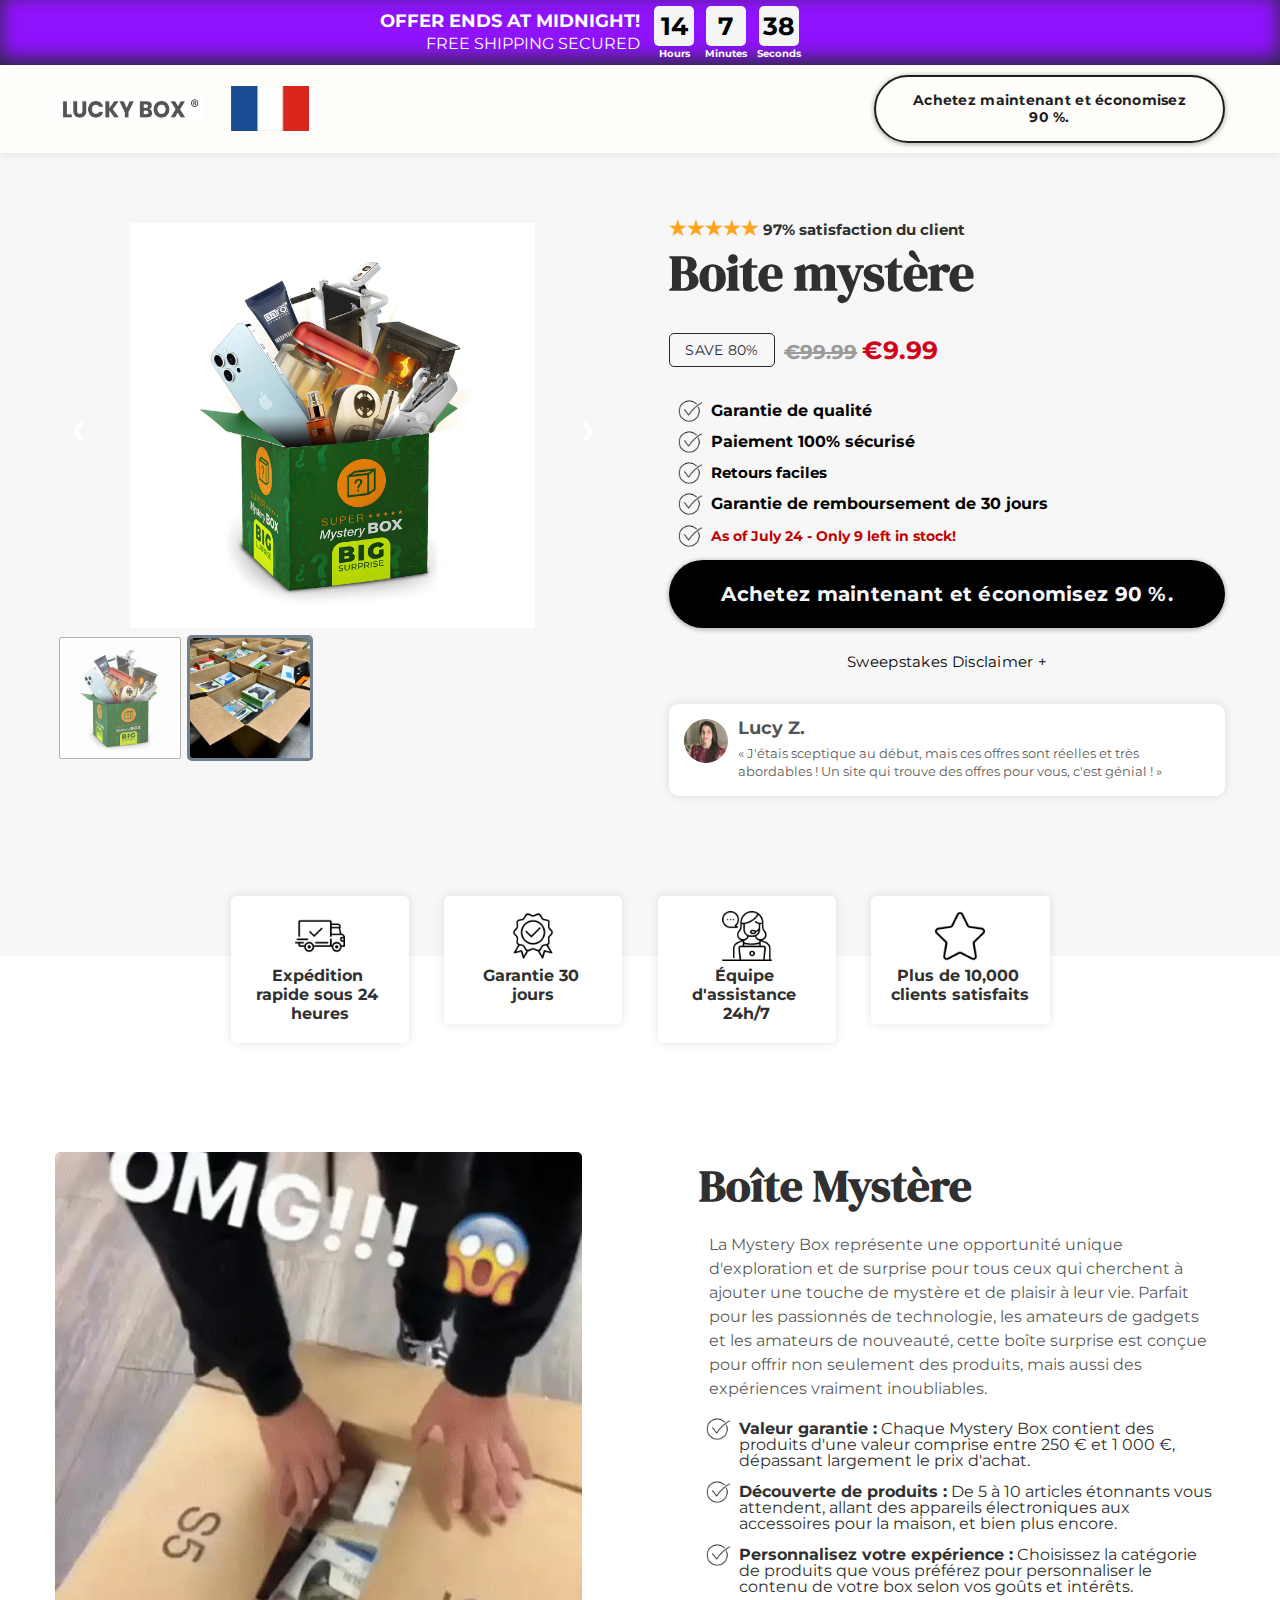
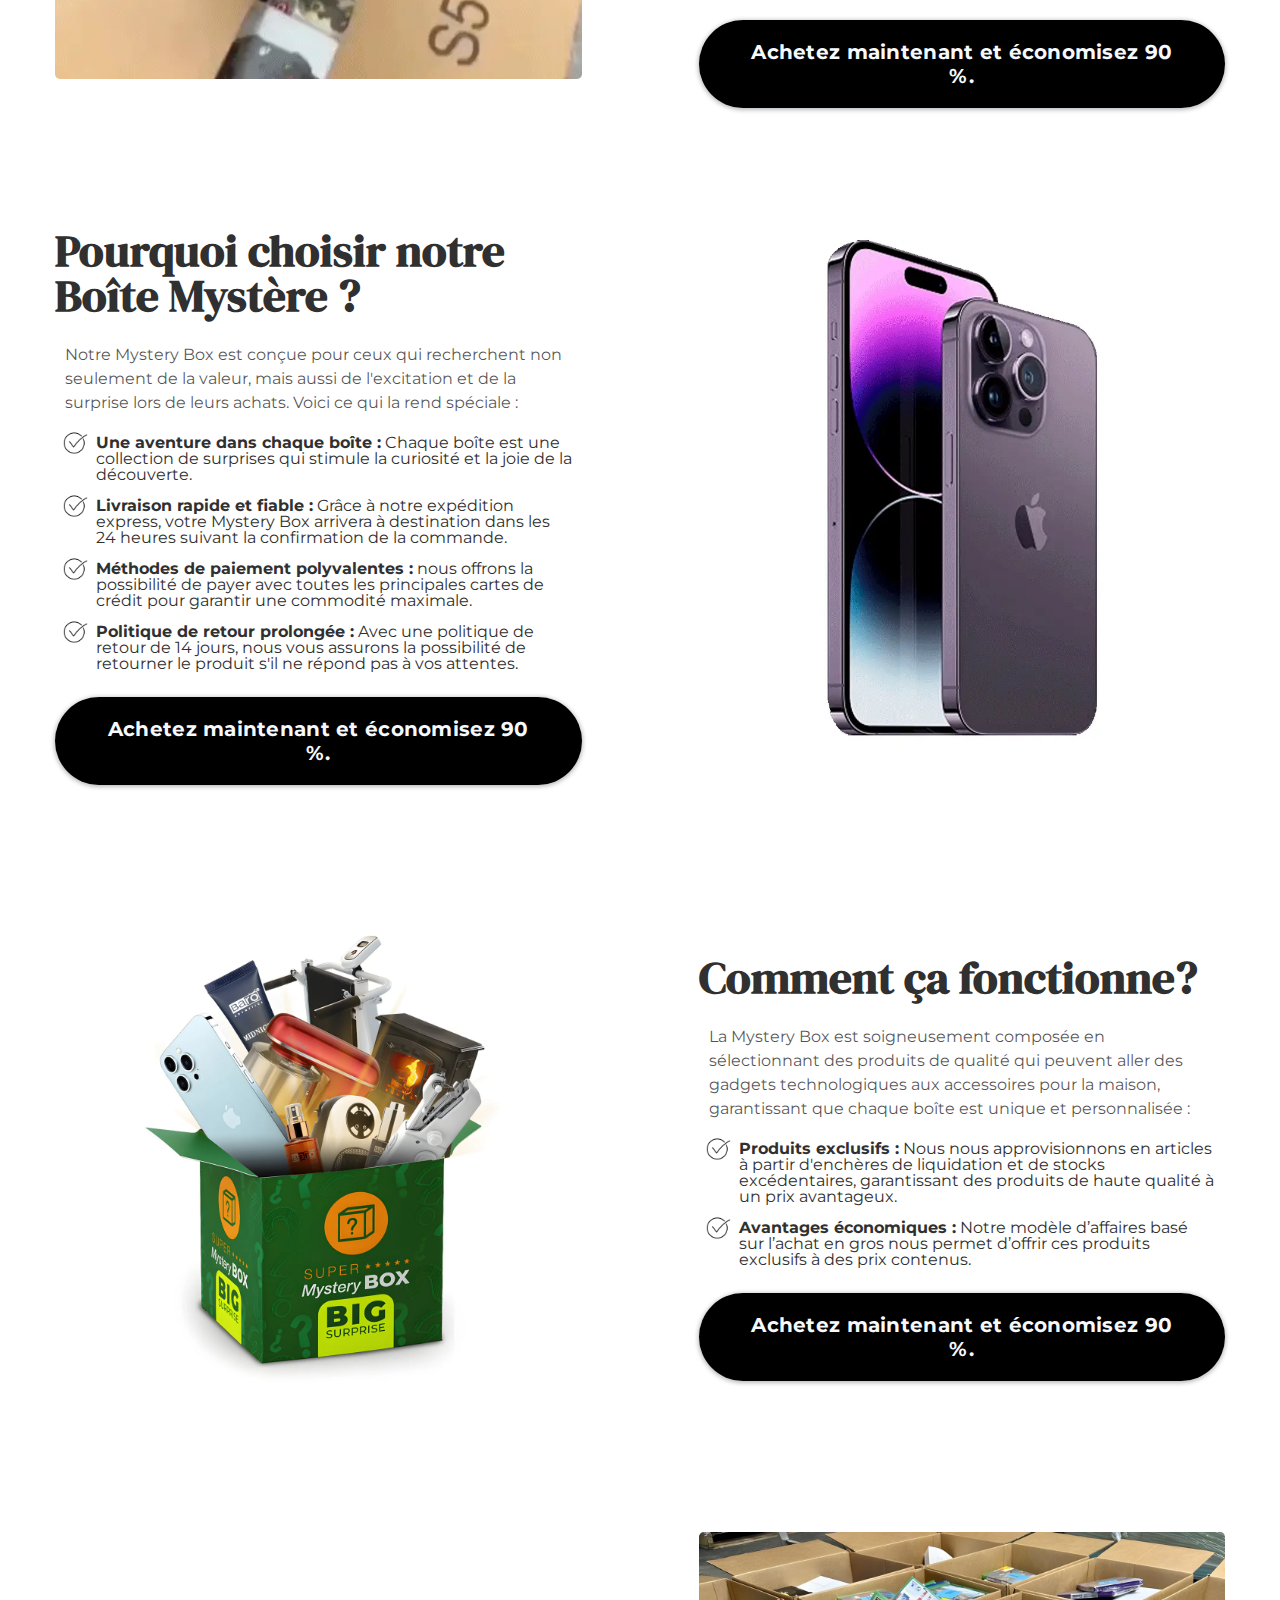
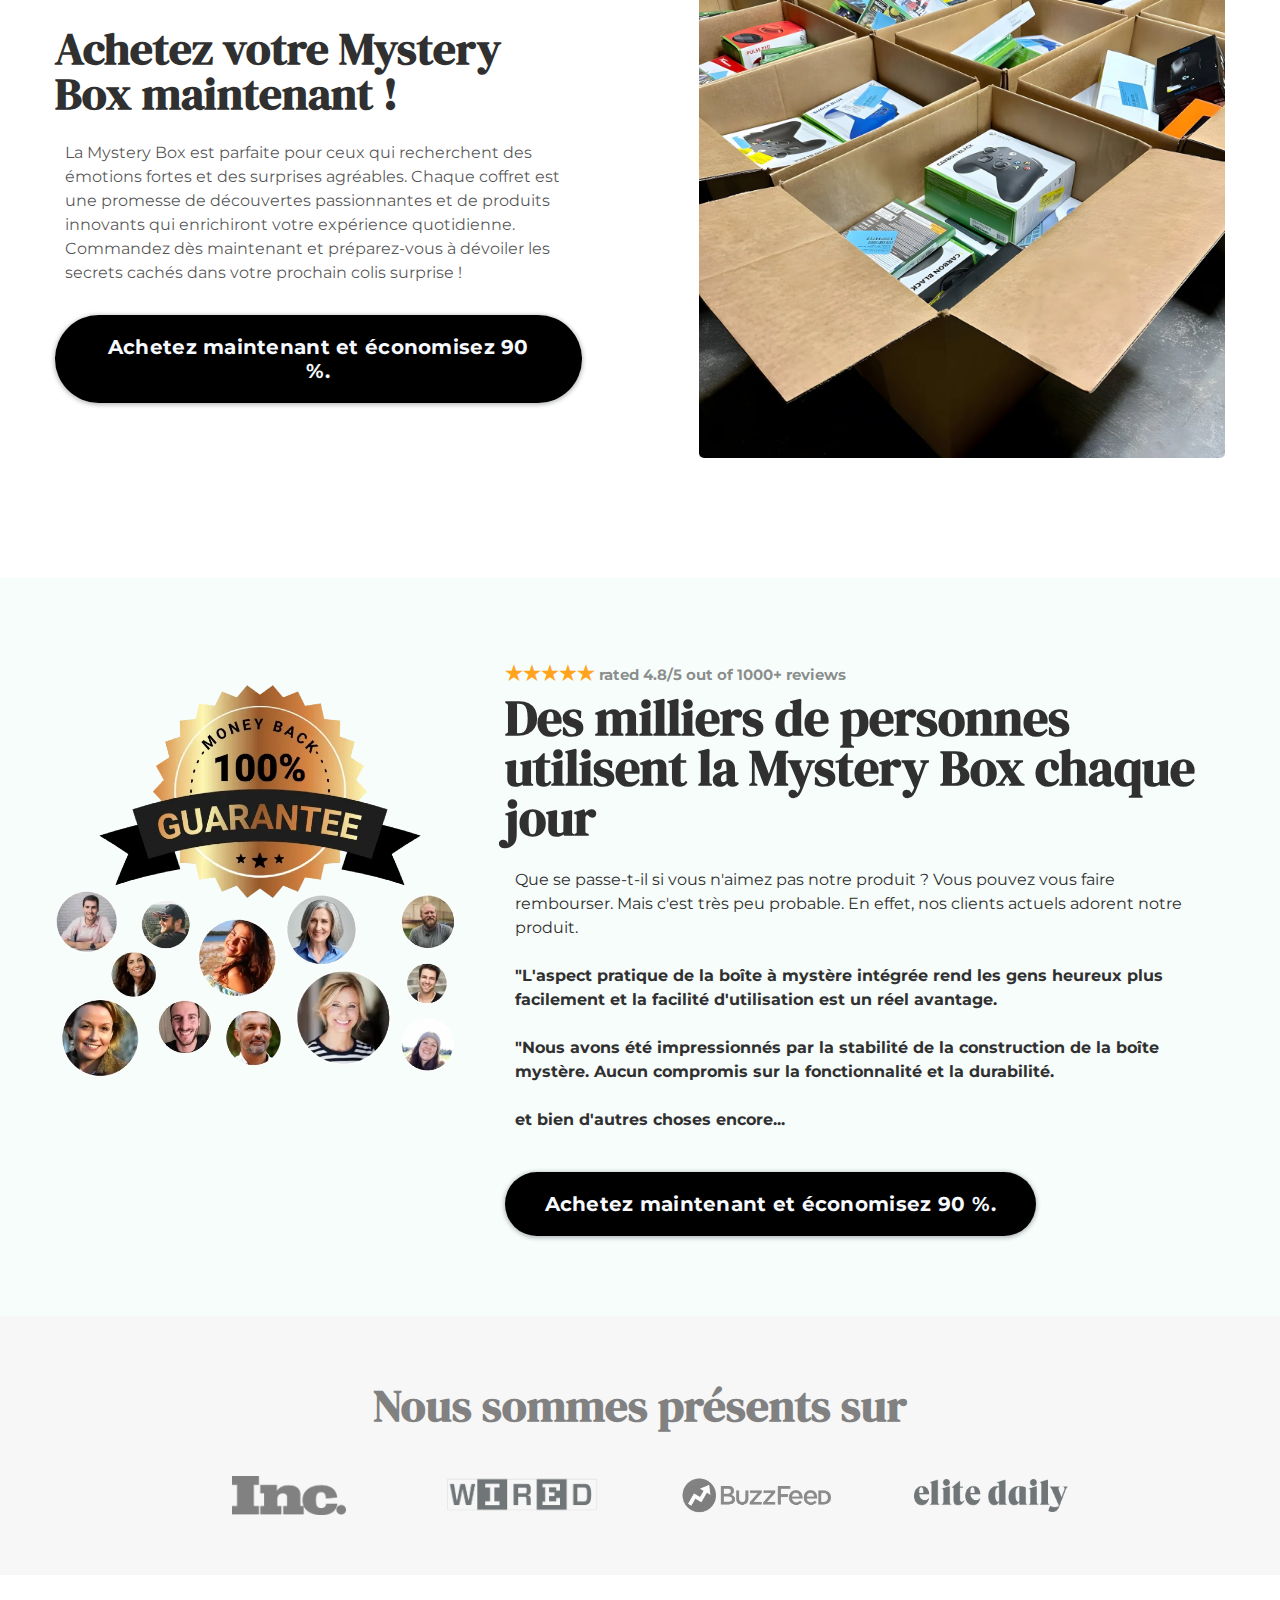
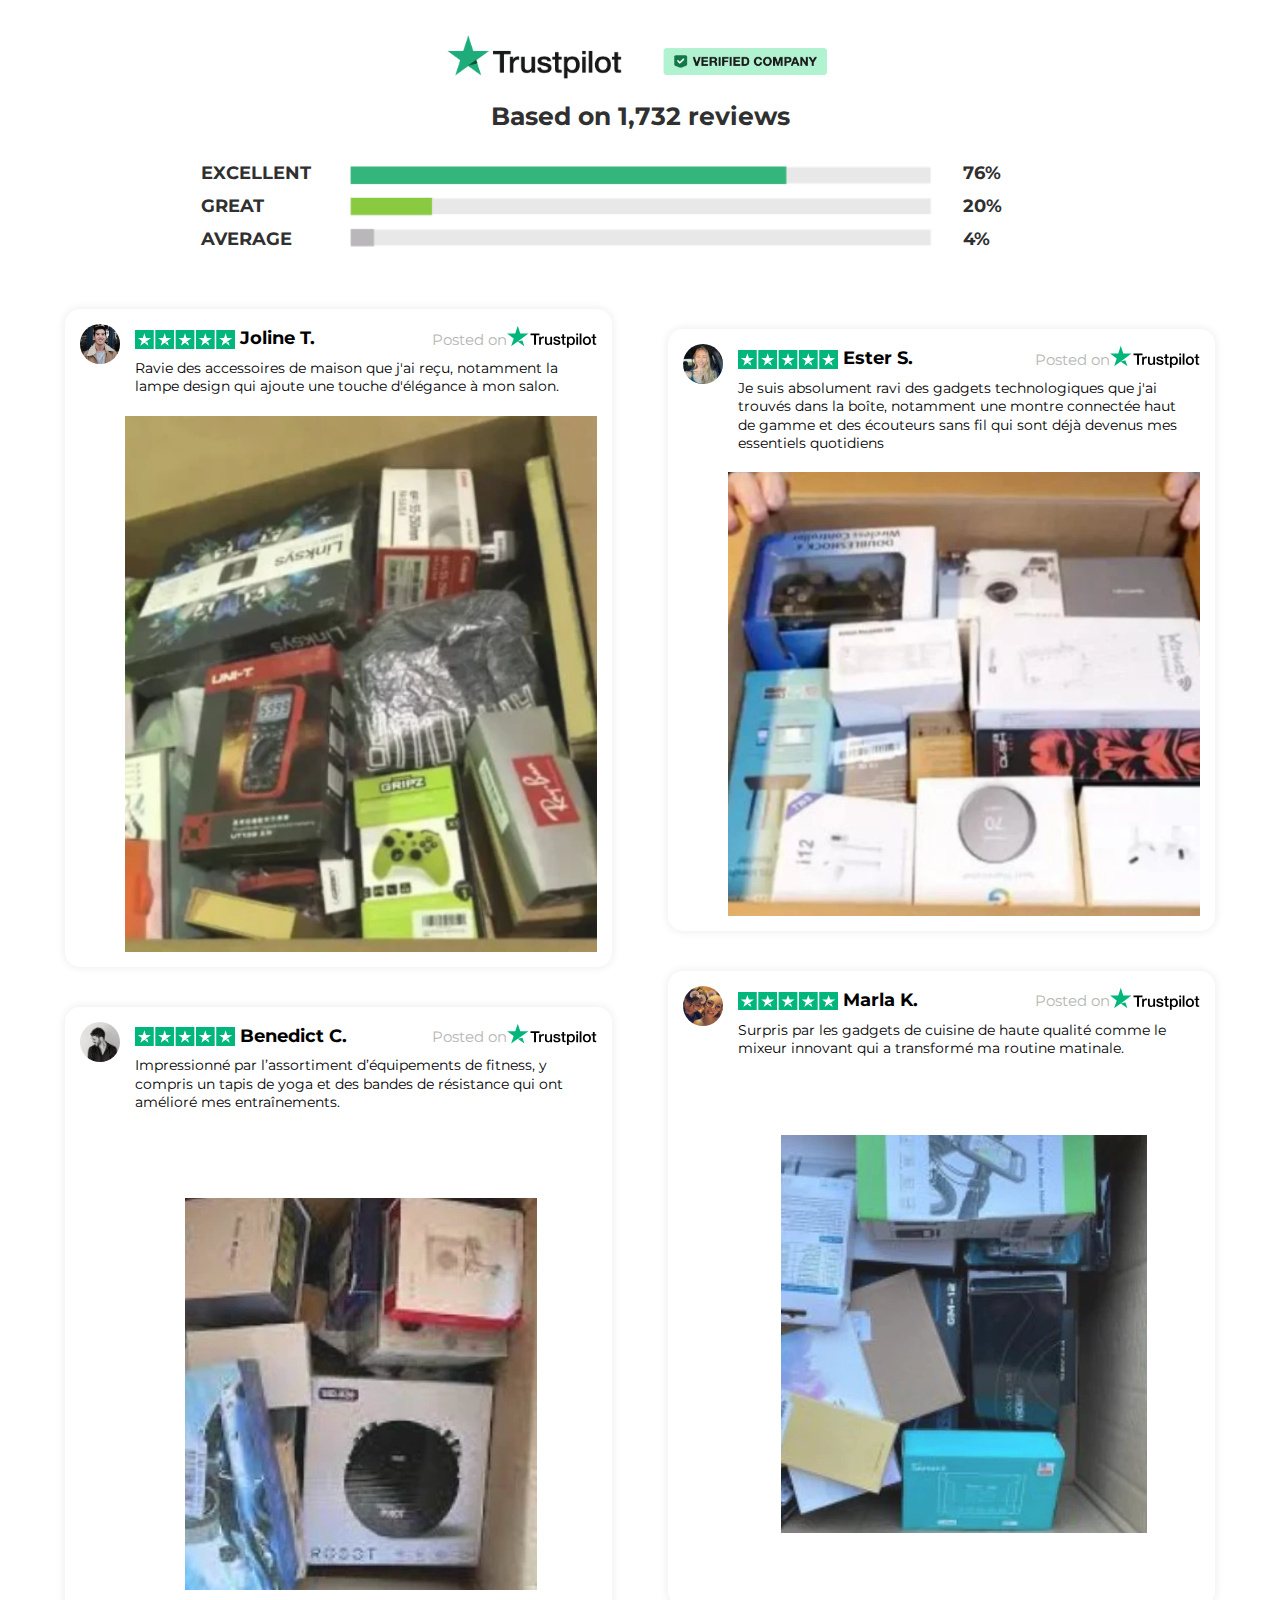
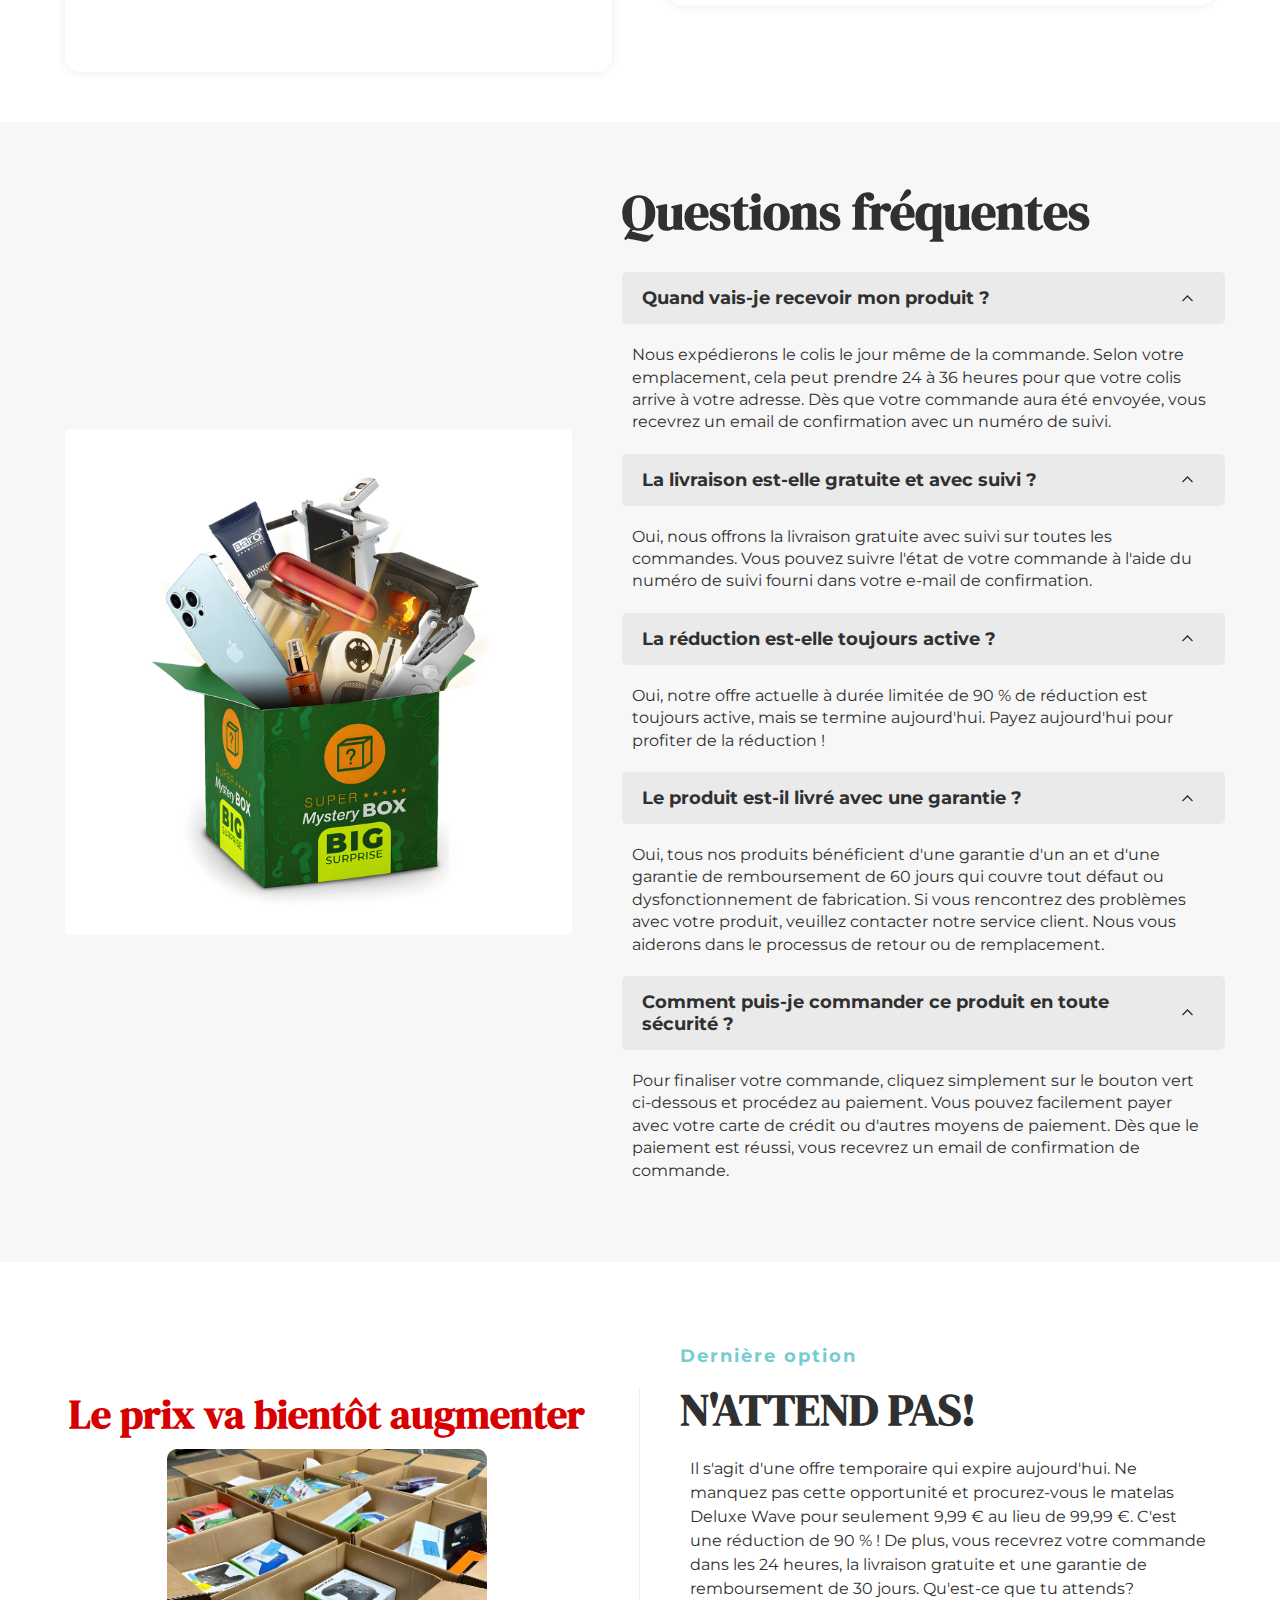
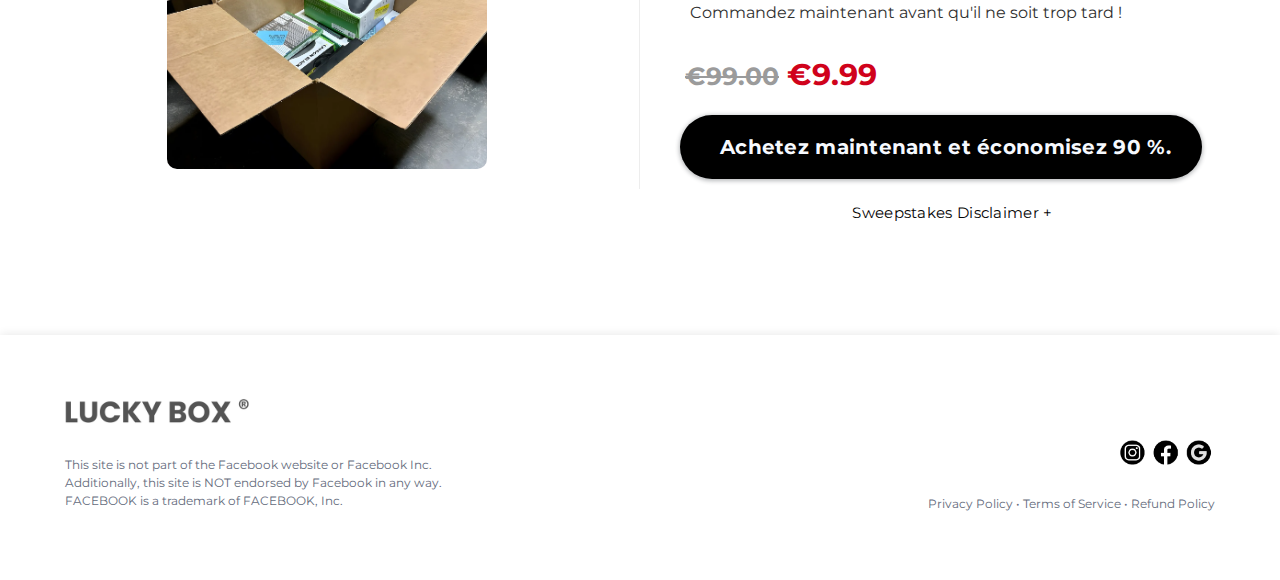
<file: index.html>
<!DOCTYPE html>

<html lang="en">
<head>
<meta content="text/html; charset=utf-8" http-equiv="Content-Type"/>
<title>LUCKY BOX</title>
<link href="https://lwcaqdwksb.funnelish.com" rel="canonical"/>
<meta content="ie=edge" http-equiv="X-UA-Compatible"/>
<meta content="LUCKY BOX" name="description"/>
<meta content="" name="keywords"/>
<meta content="" name="author"/>
<meta content="50875" name="userid"/>
<meta content="1346600" name="pageid"/>
<meta content="1211252" name="stepid"/>
<meta content="387639" name="funnelid"/>
<meta content="app-v1" name="version"/>
<meta content="width=device-width, initial-scale=1.0" name="viewport"/>
<!-- FAVICON -->
<link href="img-sub/24682/206321/1707845970-package.png" rel="icon"/>
<link crossorigin="" href="https://img.funnelish.com" rel="dns-prefetch"/>
<link crossorigin="" href="https://img.funnelish.com" rel="preconnect"/>
<link href="https://img.funnelish.com" rel="preconnect"/>
<link href="https://img.funnelish.com" rel="dns-prefetch"/>
<link href="https://images.funnelish.com" rel="preconnect"/>
<link href="https://img.youtube.com" rel="preconnect"/>
<link href="https://img.youtube.com" rel="dns-prefetch"/>
<link as="script" href="core.min.js" rel="preload"/>
<link as="style" href="core.min.css" rel="preload"/>
<!-- Fonts -->
<link crossorigin="" href="https://fonts.gstatic.com" rel="preconnect"/>
<style>
</style>
<style>
		/* https://fonts.googleapis.com/css?family=DM+Serif+Display:400,700|Montserrat:400,700&display=swap&subset=all */
		@font-face{font-family:dm serif display;font-style:normal;font-weight:400;font-display:swap;src:url(s/dmserifdisplay/v15/-nFnOHM81r4j6k0gjAW3mujVU2B2G_5x0ujy.woff)format('woff2');unicode-range:U+0100-02AF,U+0304,U+0308,U+0329,U+1E00-1E9F,U+1EF2-1EFF,U+2020,U+20A0-20AB,U+20AD-20C0,U+2113,U+2C60-2C7F,U+A720-A7FF}@font-face{font-family:dm serif display;font-style:normal;font-weight:400;font-display:swap;src:url(s/dmserifdisplay/v15/-nFnOHM81r4j6k0gjAW3mujVU2B2G_Bx0g.woff)format('woff2');unicode-range:U+0000-00FF,U+0131,U+0152-0153,U+02BB-02BC,U+02C6,U+02DA,U+02DC,U+0304,U+0308,U+0329,U+2000-206F,U+2074,U+20AC,U+2122,U+2191,U+2193,U+2212,U+2215,U+FEFF,U+FFFD}@font-face{font-family:montserrat;font-style:normal;font-weight:400;font-display:swap;src:url(s/montserrat/v26/JTUSjIg1_i6t8kCHKm459WRhyzbi.woff)format('woff2');unicode-range:U+0460-052F,U+1C80-1C88,U+20B4,U+2DE0-2DFF,U+A640-A69F,U+FE2E-FE2F}@font-face{font-family:montserrat;font-style:normal;font-weight:400;font-display:swap;src:url(s/montserrat/v26/JTUSjIg1_i6t8kCHKm459W1hyzbi.woff)format('woff2');unicode-range:U+0301,U+0400-045F,U+0490-0491,U+04B0-04B1,U+2116}@font-face{font-family:montserrat;font-style:normal;font-weight:400;font-display:swap;src:url(s/montserrat/v26/JTUSjIg1_i6t8kCHKm459WZhyzbi.woff)format('woff2');unicode-range:U+0102-0103,U+0110-0111,U+0128-0129,U+0168-0169,U+01A0-01A1,U+01AF-01B0,U+0300-0301,U+0303-0304,U+0308-0309,U+0323,U+0329,U+1EA0-1EF9,U+20AB}@font-face{font-family:montserrat;font-style:normal;font-weight:400;font-display:swap;src:url(s/montserrat/v26/JTUSjIg1_i6t8kCHKm459Wdhyzbi.woff)format('woff2');unicode-range:U+0100-02AF,U+0304,U+0308,U+0329,U+1E00-1E9F,U+1EF2-1EFF,U+2020,U+20A0-20AB,U+20AD-20C0,U+2113,U+2C60-2C7F,U+A720-A7FF}@font-face{font-family:montserrat;font-style:normal;font-weight:400;font-display:swap;src:url(s/montserrat/v26/JTUSjIg1_i6t8kCHKm459Wlhyw.woff)format('woff2');unicode-range:U+0000-00FF,U+0131,U+0152-0153,U+02BB-02BC,U+02C6,U+02DA,U+02DC,U+0304,U+0308,U+0329,U+2000-206F,U+2074,U+20AC,U+2122,U+2191,U+2193,U+2212,U+2215,U+FEFF,U+FFFD}@font-face{font-family:montserrat;font-style:normal;font-weight:700;font-display:swap;src:url(s/montserrat/v26/JTUSjIg1_i6t8kCHKm459WRhyzbi.woff)format('woff2');unicode-range:U+0460-052F,U+1C80-1C88,U+20B4,U+2DE0-2DFF,U+A640-A69F,U+FE2E-FE2F}@font-face{font-family:montserrat;font-style:normal;font-weight:700;font-display:swap;src:url(s/montserrat/v26/JTUSjIg1_i6t8kCHKm459W1hyzbi.woff)format('woff2');unicode-range:U+0301,U+0400-045F,U+0490-0491,U+04B0-04B1,U+2116}@font-face{font-family:montserrat;font-style:normal;font-weight:700;font-display:swap;src:url(s/montserrat/v26/JTUSjIg1_i6t8kCHKm459WZhyzbi.woff)format('woff2');unicode-range:U+0102-0103,U+0110-0111,U+0128-0129,U+0168-0169,U+01A0-01A1,U+01AF-01B0,U+0300-0301,U+0303-0304,U+0308-0309,U+0323,U+0329,U+1EA0-1EF9,U+20AB}@font-face{font-family:montserrat;font-style:normal;font-weight:700;font-display:swap;src:url(s/montserrat/v26/JTUSjIg1_i6t8kCHKm459Wdhyzbi.woff)format('woff2');unicode-range:U+0100-02AF,U+0304,U+0308,U+0329,U+1E00-1E9F,U+1EF2-1EFF,U+2020,U+20A0-20AB,U+20AD-20C0,U+2113,U+2C60-2C7F,U+A720-A7FF}@font-face{font-family:montserrat;font-style:normal;font-weight:700;font-display:swap;src:url(s/montserrat/v26/JTUSjIg1_i6t8kCHKm459Wlhyw.woff)format('woff2');unicode-range:U+0000-00FF,U+0131,U+0152-0153,U+02BB-02BC,U+02C6,U+02DA,U+02DC,U+0304,U+0308,U+0329,U+2000-206F,U+2074,U+20AC,U+2122,U+2191,U+2193,U+2212,U+2215,U+FEFF,U+FFFD}
	</style>
<!-- Funnel -->
<script>let FUNNEL = {"id":387639,"name":"Mystery BOX FR","currency_code":"EUR","test_mode":false};</script>
<!-- Products -->
<script>let PRODUCTS = null;</script>
<!-- Step -->
<script>let STEP = {"id":1211252,"created_at":"2024-07-14T12:54:32Z","updated_at":"2024-07-14T12:54:32Z","name":"GENERAL Responsive","path":"intexfr2-1720349857665274-1720780778792409-1720955677041362-1720961672246141","type":5,"url":"LWCaqDWksb.funnelish.com/FR/intexfr2-1720349857665274-1720780778792409-1720955677041362-1720961672246141","user_id":50875,"funnel_id":387639,"template_id":0,"order_index":2,"thumbnail_hash":"","domain_name":"LWCaqDWksb.funnelish.com","domain_id":1,"pages":null,"ab_type":"","cloning_products":null};</script>
<!-- Apps Head -->
<script>
	let APPS = [];
</script>
<link async="" href="core.min.css" rel="stylesheet"/>
<script>
							/*! lazysizes - v5.3.1 */
							!function(e){var t=function(u,D,f){"use strict";var k,H;if(function(){var e;var t={lazyClass:"lazyload",loadedClass:"lazyloaded",loadingClass:"lazyloading",preloadClass:"lazypreload",errorClass:"lazyerror",autosizesClass:"lazyautosizes",fastLoadedClass:"ls-is-cached",iframeLoadMode:0,srcAttr:"data-src",srcsetAttr:"data-srcset",sizesAttr:"data-sizes",minSize:40,customMedia:{},init:true,expFactor:1.5,hFac:.8,loadMode:2,loadHidden:true,ricTimeout:0,throttleDelay:125};H=u.lazySizesConfig||u.lazysizesConfig||{};for(e in t){if(!(e in H)){H[e]=t[e]}}}(),!D||!D.getElementsByClassName){return{init:function(){},cfg:H,noSupport:true}}var O=D.documentElement,i=u.HTMLPictureElement,P="addEventListener",$="getAttribute",q=u[P].bind(u),I=u.setTimeout,U=u.requestAnimationFrame||I,o=u.requestIdleCallback,j=/^picture$/i,r=["load","error","lazyincluded","_lazyloaded"],a={},G=Array.prototype.forEach,J=function(e,t){if(!a[t]){a[t]=new RegExp("(\\s|^)"+t+"(\\s|$)")}return a[t].test(e[$]("class")||"")&&a[t]},K=function(e,t){if(!J(e,t)){e.setAttribute("class",(e[$]("class")||"").trim()+" "+t)}},Q=function(e,t){var a;if(a=J(e,t)){e.setAttribute("class",(e[$]("class")||"").replace(a," "))}},V=function(t,a,e){var i=e?P:"removeEventListener";if(e){V(t,a)}r.forEach(function(e){t[i](e,a)})},X=function(e,t,a,i,r){var n=D.createEvent("Event");if(!a){a={}}a.instance=k;n.initEvent(t,!i,!r);n.detail=a;e.dispatchEvent(n);return n},Y=function(e,t){var a;if(!i&&(a=u.picturefill||H.pf)){if(t&&t.src&&!e[$]("srcset")){e.setAttribute("srcset",t.src)}a({reevaluate:true,elements:[e]})}else if(t&&t.src){e.src=t.src}},Z=function(e,t){return(getComputedStyle(e,null)||{})[t]},s=function(e,t,a){a=a||e.offsetWidth;while(a<H.minSize&&t&&!e._lazysizesWidth){a=t.offsetWidth;t=t.parentNode}return a},ee=function(){var a,i;var t=[];var r=[];var n=t;var s=function(){var e=n;n=t.length?r:t;a=true;i=false;while(e.length){e.shift()()}a=false};var e=function(e,t){if(a&&!t){e.apply(this,arguments)}else{n.push(e);if(!i){i=true;(D.hidden?I:U)(s)}}};e._lsFlush=s;return e}(),te=function(a,e){return e?function(){ee(a)}:function(){var e=this;var t=arguments;ee(function(){a.apply(e,t)})}},ae=function(e){var a;var i=0;var r=H.throttleDelay;var n=H.ricTimeout;var t=function(){a=false;i=f.now();e()};var s=o&&n>49?function(){o(t,{timeout:n});if(n!==H.ricTimeout){n=H.ricTimeout}}:te(function(){I(t)},true);return function(e){var t;if(e=e===true){n=33}if(a){return}a=true;t=r-(f.now()-i);if(t<0){t=0}if(e||t<9){s()}else{I(s,t)}}},ie=function(e){var t,a;var i=99;var r=function(){t=null;e()};var n=function(){var e=f.now()-a;if(e<i){I(n,i-e)}else{(o||r)(r)}};return function(){a=f.now();if(!t){t=I(n,i)}}},e=function(){var v,m,c,h,e;var y,z,g,p,C,b,A;var n=/^img$/i;var d=/^iframe$/i;var E="onscroll"in u&&!/(gle|ing)bot/.test(navigator.userAgent);var _=0;var w=0;var M=0;var N=-1;var L=function(e){M--;if(!e||M<0||!e.target){M=0}};var x=function(e){if(A==null){A=Z(D.body,"visibility")=="hidden"}return A||!(Z(e.parentNode,"visibility")=="hidden"&&Z(e,"visibility")=="hidden")};var W=function(e,t){var a;var i=e;var r=x(e);g-=t;b+=t;p-=t;C+=t;while(r&&(i=i.offsetParent)&&i!=D.body&&i!=O){r=(Z(i,"opacity")||1)>0;if(r&&Z(i,"overflow")!="visible"){a=i.getBoundingClientRect();r=C>a.left&&p<a.right&&b>a.top-1&&g<a.bottom+1}}return r};var t=function(){var e,t,a,i,r,n,s,o,l,u,f,c;var d=k.elements;if((h=H.loadMode)&&M<8&&(e=d.length)){t=0;N++;for(;t<e;t++){if(!d[t]||d[t]._lazyRace){continue}if(!E||k.prematureUnveil&&k.prematureUnveil(d[t])){R(d[t]);continue}if(!(o=d[t][$]("data-expand"))||!(n=o*1)){n=w}if(!u){u=!H.expand||H.expand<1?O.clientHeight>500&&O.clientWidth>500?500:370:H.expand;k._defEx=u;f=u*H.expFactor;c=H.hFac;A=null;if(w<f&&M<1&&N>2&&h>2&&!D.hidden){w=f;N=0}else if(h>1&&N>1&&M<6){w=u}else{w=_}}if(l!==n){y=innerWidth+n*c;z=innerHeight+n;s=n*-1;l=n}a=d[t].getBoundingClientRect();if((b=a.bottom)>=s&&(g=a.top)<=z&&(C=a.right)>=s*c&&(p=a.left)<=y&&(b||C||p||g)&&(H.loadHidden||x(d[t]))&&(m&&M<3&&!o&&(h<3||N<4)||W(d[t],n))){R(d[t]);r=true;if(M>9){break}}else if(!r&&m&&!i&&M<4&&N<4&&h>2&&(v[0]||H.preloadAfterLoad)&&(v[0]||!o&&(b||C||p||g||d[t][$](H.sizesAttr)!="auto"))){i=v[0]||d[t]}}if(i&&!r){R(i)}}};var a=ae(t);var S=function(e){var t=e.target;if(t._lazyCache){delete t._lazyCache;return}L(e);K(t,H.loadedClass);Q(t,H.loadingClass);V(t,B);X(t,"lazyloaded")};var i=te(S);var B=function(e){i({target:e.target})};var T=function(e,t){var a=e.getAttribute("data-load-mode")||H.iframeLoadMode;if(a==0){e.contentWindow.location.replace(t)}else if(a==1){e.src=t}};var F=function(e){var t;var a=e[$](H.srcsetAttr);if(t=H.customMedia[e[$]("data-media")||e[$]("media")]){e.setAttribute("media",t)}if(a){e.setAttribute("srcset",a)}};var s=te(function(t,e,a,i,r){var n,s,o,l,u,f;if(!(u=X(t,"lazybeforeunveil",e)).defaultPrevented){if(i){if(a){K(t,H.autosizesClass)}else{t.setAttribute("sizes",i)}}s=t[$](H.srcsetAttr);n=t[$](H.srcAttr);if(r){o=t.parentNode;l=o&&j.test(o.nodeName||"")}f=e.firesLoad||"src"in t&&(s||n||l);u={target:t};K(t,H.loadingClass);if(f){clearTimeout(c);c=I(L,2500);V(t,B,true)}if(l){G.call(o.getElementsByTagName("source"),F)}if(s){t.setAttribute("srcset",s)}else if(n&&!l){if(d.test(t.nodeName)){T(t,n)}else{t.src=n}}if(r&&(s||l)){Y(t,{src:n})}}if(t._lazyRace){delete t._lazyRace}Q(t,H.lazyClass);ee(function(){var e=t.complete&&t.naturalWidth>1;if(!f||e){if(e){K(t,H.fastLoadedClass)}S(u);t._lazyCache=true;I(function(){if("_lazyCache"in t){delete t._lazyCache}},9)}if(t.loading=="lazy"){M--}},true)});var R=function(e){if(e._lazyRace){return}var t;var a=n.test(e.nodeName);var i=a&&(e[$](H.sizesAttr)||e[$]("sizes"));var r=i=="auto";if((r||!m)&&a&&(e[$]("src")||e.srcset)&&!e.complete&&!J(e,H.errorClass)&&J(e,H.lazyClass)){return}t=X(e,"lazyunveilread").detail;if(r){re.updateElem(e,true,e.offsetWidth)}e._lazyRace=true;M++;s(e,t,r,i,a)};var r=ie(function(){H.loadMode=3;a()});var o=function(){if(H.loadMode==3){H.loadMode=2}r()};var l=function(){if(m){return}if(f.now()-e<999){I(l,999);return}m=true;H.loadMode=3;a();q("scroll",o,true)};return{_:function(){e=f.now();k.elements=D.getElementsByClassName(H.lazyClass);v=D.getElementsByClassName(H.lazyClass+" "+H.preloadClass);q("scroll",a,true);q("resize",a,true);q("pageshow",function(e){if(e.persisted){var t=D.querySelectorAll("."+H.loadingClass);if(t.length&&t.forEach){U(function(){t.forEach(function(e){if(e.complete){R(e)}})})}}});if(u.MutationObserver){new MutationObserver(a).observe(O,{childList:true,subtree:true,attributes:true})}else{O[P]("DOMNodeInserted",a,true);O[P]("DOMAttrModified",a,true);setInterval(a,999)}q("hashchange",a,true);["focus","mouseover","click","load","transitionend","animationend"].forEach(function(e){D[P](e,a,true)});if(/d$|^c/.test(D.readyState)){l()}else{q("load",l);D[P]("DOMContentLoaded",a);I(l,2e4)}if(k.elements.length){t();ee._lsFlush()}else{a()}},checkElems:a,unveil:R,_aLSL:o}}(),re=function(){var a;var n=te(function(e,t,a,i){var r,n,s;e._lazysizesWidth=i;i+="px";e.setAttribute("sizes",i);if(j.test(t.nodeName||"")){r=t.getElementsByTagName("source");for(n=0,s=r.length;n<s;n++){r[n].setAttribute("sizes",i)}}if(!a.detail.dataAttr){Y(e,a.detail)}});var i=function(e,t,a){var i;var r=e.parentNode;if(r){a=s(e,r,a);i=X(e,"lazybeforesizes",{width:a,dataAttr:!!t});if(!i.defaultPrevented){a=i.detail.width;if(a&&a!==e._lazysizesWidth){n(e,r,i,a)}}}};var e=function(){var e;var t=a.length;if(t){e=0;for(;e<t;e++){i(a[e])}}};var t=ie(e);return{_:function(){a=D.getElementsByClassName(H.autosizesClass);q("resize",t)},checkElems:t,updateElem:i}}(),t=function(){if(!t.i&&D.getElementsByClassName){t.i=true;re._();e._()}};return I(function(){H.init&&t()}),k={cfg:H,autoSizer:re,loader:e,init:t,uP:Y,aC:K,rC:Q,hC:J,fire:X,gW:s,rAF:ee}}(e,e.document,Date);e.lazySizes=t,"object"==typeof module&&module.exports&&(module.exports=t)}("undefined"!=typeof window?window:{});
						</script>
<!-- Custom CSS -->
<style>@media only screen and (min-width: 768px) {
    .dk-vertical-divider {
       border-right: 1px solid rgba(0, 0, 0, 0.07);
    }
    .guarantee-container > .container-box:nth-child(1) {
        width: 35%!important;
        min-width: 35%!important;
        max-width: 35%!important;
    }
    .faq-container > .container-box:nth-child(1) {
        width: 45%!important;
        min-width: 45%!important;
        max-width: 45%!important;
    }
}
@media only screen and (max-width: 600px) {
    .no-mobile-padding {
        padding: 0px !important;
    }
    .trustpilot-stars {
        max-width: 80px !important;
    }
    .trustpilot-header-container {
        margin: 0 !important;
    }
    .trustpilot-logo {
        max-width: 75px !important;
    }
    .mobile-padding-10-100 {
        padding: 10px 10px 100px !important;
    }
    .mobile-padding-top-20 {
        margin-top: 20px !important;
    }
    .img-with-text-container-reverse {
        flex-direction: column-reverse !important;
    }
        .mobile-padding-40{
        padding: 40px 10px !important;
    }
}
.trustpilot-review-img {
    max-width: 200px !important;
}</style>
<!--Optional, send client hints to get accurate device data-->
<meta http-equiv="delegate-ch" content="sec-ch-ua https://ljt1te.mcgo2.com; sec-ch-ua-mobile https://ljt1te.mcgo2.com; sec-ch-ua-arch https://ljt1te.mcgo2.com; sec-ch-ua-model https://ljt1te.mcgo2.com; sec-ch-ua-platform https://ljt1te.mcgo2.com; sec-ch-ua-platform-version https://ljt1te.mcgo2.com; sec-ch-ua-bitness https://ljt1te.mcgo2.com; sec-ch-ua-full-version-list https://ljt1te.mcgo2.com; sec-ch-ua-full-version https://ljt1te.mcgo2.com" />

<!-- MaxConv Tracking Script Base Code-->
<script>!function(w,d,o,n,c){w[o]=w[o]||function(){(w[o].q=w[o].q||[]).push(arguments)};var s=d.createElement(n),t=d.getElementsByTagName(n)[0];s.async=!0;s.defer=!0;s.src="https://ljt1te.mcgo2.com/t/t.js";t.parentNode.insertBefore(s,t);}(window,document,"maxconv","script");</script>
<noscript><link rel="stylesheet" href="https://ljt1te.mcgo2.com/t/t.css?mc_ns=1" /></noscript>
<!-- End MaxConv Tracking Script Base Code-->
</meta></head>
<body>
<div class="main_wrapper_main desktop_grid" id="render-table" style="background-color: transparent; background-size: auto; background-repeat: no-repeat; padding: 0px; border-width: 0px; border-style: solid; border-color: transparent; color: rgb(37, 42, 50); font-family: Montserrat; font-size: 14px; background-position: center top;"><main class="main-wrapper"><section class="section full no-desktop no-mobile no-tablet" data-eid="160736" data-v-6bea8f81="" id="160736" style="border-width: 0px; border-style: solid; border-color: transparent; border-radius: 20px; background-color: rgb(205, 205, 205); background-size: auto; background-repeat: no-repeat;"></section><section class="section full" data-eid="470399" data-sticky_position="top" data-v-6bea8f81="" id="470399" style="border-width: 0px; border-style: solid; border-color: transparent; box-shadow: rgb(37, 42, 50) -1.10218e-15px -6px 20px 0px inset; padding: 0px; position: sticky; z-index: 10; top: 0px; background-color: rgb(144, 19, 254); background-size: auto; background-repeat: no-repeat;"><div class="section_row" data-eid="952399" data-v-4b3acc2c="" data-v-6bea8f81="" id="952399" style="border-width: 0px; border-style: solid; border-color: transparent; color: rgb(48, 48, 48); font-size: 14px; text-align: initial; margin: 0px; padding: 0px; background-size: auto; background-repeat: no-repeat;"><div class="row-column" data-v-4b3acc2c="" data-v-796cd32d="" style="width: 100%;"><div class="element-wrapper" data-eid="53701" data-v-796cd32d="" data-v-7da0ed78=""><div class="container-wrapper" data-v-7da0ed78=""><style> 
.el-53701 {
    align-items:center;
}
.el-53701  {
}
 .el-53701 {
    flex-direction: row;
}  .el-53701 > .container-box:nth-child(1) {
						    width: 50%;
						    min-width: 50%;
						    max-width: 50%;
						}  .el-53701 > .container-box:nth-child(2) {
						    width: unset;
						    min-width: 0;
						    max-width: unset;
						}  </style><div class="container el-53701" style="margin: 0px; padding: 0px;"><div class="container-box cbox-53701-0"><div class="element-wrapper" data-eid="419266" data-v-7da0ed78=""><div class="headline el-419266" data-v-7da0ed78="" style="line-height: 1.3; color: white; margin: 0px; padding: 0px; text-shadow: transparent 0px 0px 0px;"><style> .el-419266  {
    font-size: calc(12px + 8 * ((100vw - 320px) / 960));
    text-align: right;
}
@media screen and (min-width: 480px) {
  .el-419266  {
    font-size: calc(18px + 8 * ((100vw - 320px) / 960));
    text-align: right;
  }
}
@media screen and (min-width: 1024px) {
  .el-419266  {
    font-size: 18px;
    text-align: right;
  }
} </style><div class="headline-inner"><p><strong>OFFER ENDS AT MIDNIGHT!</strong></p></div></div></div><div class="element-wrapper" data-eid="971539" data-v-7da0ed78=""><div class="headline el-971539" data-v-7da0ed78="" style="line-height: 1.3; color: white; margin: 0px; padding: 0px; text-shadow: transparent 0px 0px 0px;"><style> .el-971539  {
    font-size: calc(10px + 8 * ((100vw - 320px) / 960));
    text-align: right;
}
@media screen and (min-width: 480px) {
  .el-971539  {
    font-size: calc(16px + 8 * ((100vw - 320px) / 960));
    text-align: right;
  }
}
@media screen and (min-width: 1024px) {
  .el-971539  {
    font-size: 16px;
    text-align: right;
  }
} </style><div class="headline-inner"><p>FREE SHIPPING SECURED</p></div></div></div></div><div class="container-box cbox-53701-1"><div class="element-wrapper" data-eid="245758" data-v-7da0ed78=""><div class="custom" data-v-7da0ed78="" style="margin: 0px;"><div class="custom-inner el-245758"><style>
  .countdown {
    font-size: 30px;
    font-weight: bold;
    color: white;
    text-align: center;
        display: flex;
    padding-left: 8px;
  }
  .square-container {
    display: inline-block;
    text-align: center;
    margin: 5px;
  }
  .square {
    width: 40px;
    height: 40px;
    background-color: #f5f5f5;
    border-radius: 5px;
    text-align: center;
    margin: 1px;
    display: inline-block;
    font-size: 25px;
    color: black;
    line-height: 40px;
  }
  .label {
    font-size: 10px;
    text-align: center;
  }
</style><div class="countdown" id="countdown1"><div class="square-container"><div class="square" id="hours1"></div><div class="label">Hours</div></div><div class="square-container"><div class="square" id="minutes1"></div><div class="label">Minutes</div></div><div class="square-container"><div class="square" id="seconds1"></div><div class="label">Seconds</div></div></div><script>
    function updateCountdown(id) {
      var now = new Date();
      var midnight = new Date(now);
      midnight.setHours(24, 0, 0, 0);
      var timeLeft = midnight - now;
      var hours = Math.floor(timeLeft / (1000 * 60 * 60));
      var minutes = Math.floor((timeLeft % (1000 * 60 * 60)) / (1000 * 60));
      var seconds = Math.floor((timeLeft % (1000 * 60)) / 1000);
      document.getElementById("hours" + id).innerHTML = hours;
      document.getElementById("minutes" + id).innerHTML = minutes;
      document.getElementById("seconds" + id).innerHTML = seconds;
      setTimeout(function() { updateCountdown(id); }, 1000);
    }
    updateCountdown(1);
  </script></div></div></div></div></div></div></div></div></div></section><section class="section full no-mobile" data-eid="985264" data-v-6bea8f81="" id="985264" style="border-top: none rgb(30, 30, 30); border-left: none rgb(30, 30, 30); border-right: none rgb(30, 30, 30); border-bottom: 0px solid rgb(30, 30, 30); box-shadow: rgba(0, 0, 0, 0.09) 0px 0px 9px 1px; padding: 10px 0px; background-color: rgba(255, 169, 0, 0.02); background-size: auto; background-repeat: no-repeat;"><div class="section_row" data-eid="682158" data-v-4b3acc2c="" data-v-6bea8f81="" id="682158" style="border-width: 0px; border-style: solid; border-color: transparent; color: rgb(48, 48, 48); font-size: 14px; text-align: initial; margin: 0px; padding: 0px; background-size: auto; background-repeat: no-repeat;"><div class="row-column" data-v-4b3acc2c="" data-v-796cd32d="" style="width: 100%;"><div class="element-wrapper" data-eid="311475" data-v-796cd32d="" data-v-7da0ed78=""><div class="container-wrapper" data-v-7da0ed78=""><style> 
.el-311475 {
    align-items:center;
}
.el-311475  {
}
 .el-311475 {
    flex-direction: row;
}  .el-311475 > .container-box:nth-child(1) {
						    width: 15%;
						    min-width: 15%;
						    max-width: 15%;
						}  .el-311475 > .container-box:nth-child(2) {
						    width: 15%;
						    min-width: 15%;
						    max-width: 15%;
						}  .el-311475 > .container-box:nth-child(3) {
						    width: unset;
						    min-width: 0;
						    max-width: unset;
						}  .el-311475 > .container-box:nth-child(4) {
						    width: 30%;
						    min-width: 30%;
						    max-width: 30%;
						}  </style><div class="container el-311475" style="margin: 0px; padding: 0px;"><div class="container-box cbox-311475-0"><div class="element-wrapper" data-eid="426908" data-v-7da0ed78=""><div class="img el-426908" data-v-7da0ed78="" style="margin: 0px;"><style> 
.el-426908 {
    align-items:flex-start;
}
.el-426908 img {
}
 </style><img alt="logo" class="lazyload" data-sizes="auto" height="25px" src="./pics/logo.png" width="148px"/></div></div></div><div class="container-box cbox-311475-1"><div class="element-wrapper" data-eid="739283" data-v-7da0ed78=""><div class="img el-739283" data-v-7da0ed78="" style="margin: 0px;"><style> 
.el-739283 {
    align-items:flex-start;
}
.el-739283 img {
}
 </style><img alt="flag" class="lazyload" data-sizes="auto" height="45px" src="./pics/flag.webp" width="78px"/></div></div></div><div class="container-box cbox-311475-2"></div><div class="container-box cbox-311475-3"><div class="element-wrapper" data-eid="753088" data-v-7da0ed78=""><div class="btn-container el-753088" data-v-7da0ed78=""><style> 
.el-753088 {
    align-items:flex-end;
}
.el-753088  {
}
 </style><a class="btn btn-href-update" href="https://www.google.com/" style="border-width: 2px; border-style: solid; border-color: rgb(30, 30, 30); border-radius: 150px; margin: 0px; padding: 15px 30px; background-color: rgba(0, 0, 0, 0);" target="_self"><span class="btn-headline" style="color: rgb(30, 30, 30); font-weight: bold; font-size: 14px; text-align: center;">Achetez maintenant et économisez 90 %.</span></a></div></div></div></div></div></div></div></div></section><section class="section full no-desktop no-tablet" data-eid="1412" data-v-6bea8f81="" id="1412" style="box-shadow: rgba(0, 0, 0, 0.09) 0px 0px 9px 1px; padding: 10px; background-color: rgba(255, 169, 0, 0.02); background-size: auto; background-repeat: no-repeat;"><div class="section_row" data-eid="225509" data-v-4b3acc2c="" data-v-6bea8f81="" id="225509" style="border-width: 0px; border-style: solid; border-color: transparent; color: rgb(48, 48, 48); font-size: 14px; text-align: initial; margin: 0px; padding: 0px; background-size: auto; background-repeat: no-repeat;"><div class="row-column" data-v-4b3acc2c="" data-v-796cd32d="" style="width: 100%;"><div class="element-wrapper" data-eid="314834" data-v-796cd32d="" data-v-7da0ed78=""><div class="container-wrapper" data-v-7da0ed78=""><style> 
.el-314834 {
    align-items:center;
}
.el-314834  {
}
 .el-314834 {
    flex-direction: row;
}  .el-314834 > .container-box:nth-child(1) {
						    width: 40%;
						    min-width: 40%;
						    max-width: 40%;
						}  .el-314834 > .container-box:nth-child(2) {
						    width: unset;
						    min-width: 0;
						    max-width: unset;
						}  </style><div class="container el-314834" style="margin: 0px; padding: 0px;"><div class="container-box cbox-314834-0"><div class="element-wrapper" data-eid="243864" data-v-7da0ed78=""><div class="img el-243864" data-v-7da0ed78="" style="margin: 0px;"><style> 
.el-243864 {
    align-items:flex-start;
}
.el-243864 img {
}
 </style><img alt="mob logo" class="lazyload" data-sizes="auto" height="auto" src="./pics/mob logo.png" width="100%"/></div></div></div><div class="container-box cbox-314834-1"><div class="element-wrapper" data-eid="584415" data-v-7da0ed78=""><div class="img el-584415" data-v-7da0ed78="" style="margin: 0px;"><style> 
.el-584415 {
    align-items:flex-start;
}
.el-584415 img {
}
@media (max-width: 480px) {
    .el-584415 {
        align-items:flex-end;
    }
    .el-584415 img {
    }
}
@media (max-width: 1024px) and (min-width: 481px) {
    .el-584415 {
    }
    .el-584415 img {
    }
} </style><img alt="mob flag" class="lazyload" data-sizes="auto" height="auto" src="./pics/mob flag.webp" width="60px"/></div></div></div></div></div></div></div></div></section><section class="section mobile-padding-10-100 full" data-eid="343835" data-v-6bea8f81="" id="343835" style="padding: 60px 0px 160px; background-color: rgba(0, 0, 0, 0.03); background-size: 100%; background-repeat: no-repeat;"><div class="section_row" data-eid="643498" data-v-4b3acc2c="" data-v-6bea8f81="" id="643498" style="border-width: 0px; border-style: solid; border-color: transparent; color: rgb(48, 48, 48); font-size: 14px; text-align: initial; margin: 0px; padding: 0px; background-size: auto; background-repeat: no-repeat;"><div class="row-column" data-v-4b3acc2c="" data-v-796cd32d="" style="width: 100%;"><div class="element-wrapper" data-eid="835020" data-v-796cd32d="" data-v-7da0ed78=""><div class="container-wrapper" data-v-7da0ed78=""><style> 
.el-835020 {
    align-items:start;
}
.el-835020  {
}
 .el-835020 {
    flex-direction: column;
}  .el-835020 > .container-box:nth-child(1) {
							    width: 100%;
							    min-width: 100%;
							    max-width: 100%;
							}  .el-835020 > .container-box:nth-child(2) {
							    width: 5%;
							    min-width: 5%;
							    max-width: 5%;
							}  .el-835020 > .container-box:nth-child(3) {
							    width: 100%;
							    min-width: 100%;
							    max-width: 100%;
							} 
@media screen and (min-width: 480px) {
  .el-835020 {
    flex-direction: row;
  }
   .el-835020 > .container-box:nth-child(1) {
						    width: unset;
						    min-width: 0;
						    max-width: unset;
						}  .el-835020 > .container-box:nth-child(2) {
						    width: 5%;
						    min-width: 5%;
						    max-width: 5%;
						}  .el-835020 > .container-box:nth-child(3) {
						    width: unset;
						    min-width: 0;
						    max-width: unset;
						} 
}
@media screen and (min-width: 1024px) {
  .el-835020 {
    flex-direction: row;
  }
   .el-835020 > .container-box:nth-child(1) {
						    width: unset;
						    min-width: 0;
						    max-width: unset;
						}  .el-835020 > .container-box:nth-child(2) {
						    width: 5%;
						    min-width: 5%;
						    max-width: 5%;
						}  .el-835020 > .container-box:nth-child(3) {
						    width: unset;
						    min-width: 0;
						    max-width: unset;
						} 
} </style>
<div class="container el-835020" style="margin: 0px; padding: 0px;"><div class="container-box cbox-835020-0">
    <div data-v-7da0ed78 data-eid=430152 class=element-wrapper>
        <div data-v-7da0ed78 class="image-slider el-430152" style="margin: 10px 0px 0px; object-fit: scale-down;">
            <div class=is-image-wrapper><div class="image-resize img">
                <img src="pics/thirdp.webp" alt="thirdp" width=550px height=405px style="object-fit: scale-down;">
            </div>
            <a class=prev>❮</a>
            <a class=next>❯</a>
        </div>
        <div class=is-thumbs-wrapper>
            <div class=is-thumbnails>
                <div data-img="pics/thirdp.webp" class=is-thumbnail style="width: 120px; height: 120px;">
                    <img alt="Thumbnail 1" src="pics/thirdp.webp" loading=lazy>
                </div>
                <div data-img="pics/fourthp.webp" class="is-thumbnail selected" style="width: 120px; height: 120px;">
                    <img alt="Thumbnail 2" src="pics/fourthp.webp" loading=lazy>
                </div>
            </div>
        </div></div></div></div><div class="container-box cbox-835020-1"></div><div class="container-box cbox-835020-2"><div data-v-7da0ed78 data-eid=800105 class=element-wrapper><div data-v-7da0ed78 class="headline el-800105" style="line-height: 1; margin: 0px; padding: 5px 0px; text-shadow: transparent 0px 0px 0px;"><style> .el-800105  {    font-size: calc(15px + 8 * ((100vw - 320px) / 960));    font-size: calc(15px + 8 * ((100vw - 320px) / 960));
    text-align: center;
}
@media screen and (min-width: 480px) {
  .el-800105  {
    font-size: calc(15px + 8 * ((100vw - 320px) / 960));
    text-align: left;
  }
}
@media screen and (min-width: 1024px) {
  .el-800105  {
    font-size: 15px;
    text-align: left;
  }
} </style><div class="headline-inner"><h3><span style="font-size: 20px; color: rgb(255, 164, 28);">★★★★★</span> 97% satisfaction du client</h3></div></div></div><div class="element-wrapper" data-eid="411358" data-v-7da0ed78=""><div class="headline el-411358" data-v-7da0ed78="" style='line-height: 1; font-family: "DM Serif Display"; margin: 0px; padding: 5px 0px; text-shadow: transparent 0px 0px 0px;'><style> .el-411358  {
    font-size: calc(35px + 8 * ((100vw - 320px) / 960));
    text-align: center;
}
@media screen and (min-width: 480px) {
  .el-411358  {
    font-size: calc(50px + 8 * ((100vw - 320px) / 960));
    text-align: left;
  }
}
@media screen and (min-width: 1024px) {
  .el-411358  {
    font-size: 50px;
    text-align: left;
  }
} </style><div class="headline-inner"><h1><strong>Boite mystère</strong></h1></div></div></div><div class="element-wrapper" data-eid="401379" data-v-7da0ed78=""><div class="container-wrapper" data-v-7da0ed78=""><style> 
.el-401379 {
    align-items:center;
}
.el-401379  {
}
 .el-401379 {
    flex-direction: row;
}  .el-401379 > .container-box:nth-child(1) {
						    width: 110px;
						    min-width: 110px;
						    max-width: 110px;
						}  .el-401379 > .container-box:nth-child(2) {
						    width: unset;
						    min-width: 0;
						    max-width: unset;
						}  </style><div class="container el-401379 mobile-padding-top-20" style="margin: 30px 0px 0px; padding: 0px;"><div class="container-box cbox-401379-0"><div class="element-wrapper" data-eid="40101" data-v-7da0ed78=""><div class="container-wrapper" data-v-7da0ed78=""><style> 
.el-40101 {
    align-items:center;
}
.el-40101  {
}
 .el-40101 {
    flex-direction: row;
}  .el-40101 > .container-box:nth-child(1) {
						    width: unset;
						    min-width: 0;
						    max-width: unset;
						}  </style><div class="container el-40101" style="margin: 0px; padding: 0px;"><div class="container-box cbox-40101-0"><div class="element-wrapper" data-eid="694069" data-v-7da0ed78=""><div class="btn-container el-694069" data-v-7da0ed78=""><style> 
.el-694069 {
    align-items:flex-start;
}
.el-694069  {
}
 </style><a class="btn btn-href-update" href="https:///" style="border-width: 1px; border-style: solid; border-color: rgb(37, 42, 50); border-radius: 5px; margin: 0px; padding: 8px 15px; background-color: rgba(37, 42, 50, 0); box-shadow: transparent 0px 0px 0px 0px;" target="_self"><span class="btn-headline" style="color: rgb(37, 42, 50); font-size: 14px; text-align: center;">SAVE 80%</span></a></div></div></div></div></div></div></div><div class="container-box cbox-401379-1"><div class="element-wrapper" data-eid="305101" data-v-7da0ed78=""><div class="headline el-305101" data-v-7da0ed78="" style="line-height: 1; margin: 0px; padding: 5px; text-shadow: transparent 0px 0px 0px;"><style> .el-305101  {
    font-size: 20px;
    text-align: left;
} </style><div class="headline-inner"><p style="margin: 0px;"><strong style="color: rgb(155, 155, 155);"><s>€99.99</s></strong> <strong style="color: rgb(208, 2, 27); font-size: 25px;">€9.99</strong></p></div></div></div></div></div></div></div><div class="element-wrapper" data-eid="435302" data-v-7da0ed78=""><div class="container-wrapper" data-v-7da0ed78=""><style> 
.el-435302 {
    align-items:flex-start;
}
.el-435302  {
}
 .el-435302 {
    flex-direction: row;
}  .el-435302 > .container-box:nth-child(1) {
						    width: 4%;
						    min-width: 4%;
						    max-width: 4%;
						}  .el-435302 > .container-box:nth-child(2) {
						    width: unset;
						    min-width: 0;
						    max-width: unset;
						}  </style><div class="container el-435302 mobile-padding-top-20" style="margin: 30px 0px 0px 10px; padding: 0px;"><div class="container-box cbox-435302-0"><div class="element-wrapper" data-eid="745831" data-v-7da0ed78=""><div class="img el-745831" data-v-7da0ed78="" style="margin: 0px;"><style> 
.el-745831 {
    align-items:center;
}
.el-745831 img {
}
 </style><img (1).png="" alt="tikbullet" class="lazyload" data-sizes="auto" height="auto" src="./pics/tikbullet.webp" width="25px"/></div></div></div><div class="container-box cbox-435302-1"><div class="element-wrapper" data-eid="211161" data-v-7da0ed78=""><div class="headline el-211161" data-v-7da0ed78="" style="line-height: 1; color: rgb(0, 0, 0); margin: 0px 0px 0px 5px; padding: 5px; text-shadow: transparent 0px 0px 0px;"><style> .el-211161  {
    font-size: 16px;
    text-align: center;
} </style><div class="headline-inner"><p style="text-align: left;"><strong style="font-size: 16px; background-color: rgba(0, 0, 0, 0);">Garantie de qualité</strong></p></div></div></div></div></div></div></div><div class="element-wrapper" data-eid="469294" data-v-7da0ed78=""><div class="container-wrapper" data-v-7da0ed78=""><style> 
.el-469294 {
    align-items:flex-start;
}
.el-469294  {
}
 .el-469294 {
    flex-direction: row;
}  .el-469294 > .container-box:nth-child(1) {
						    width: 4%;
						    min-width: 4%;
						    max-width: 4%;
						}  .el-469294 > .container-box:nth-child(2) {
						    width: unset;
						    min-width: 0;
						    max-width: unset;
						}  </style><div class="container el-469294" style="margin: 5px 0px 0px 10px; padding: 0px;"><div class="container-box cbox-469294-0"><div class="element-wrapper" data-eid="234351" data-v-7da0ed78=""><div class="img el-234351" data-v-7da0ed78="" style="margin: 0px;"><style> 
.el-234351 {
    align-items:center;
}
.el-234351 img {
}
 </style><img (1).png="" alt="tikbullet" class="lazyload" data-sizes="auto" height="auto" src="./pics/tikbullet.webp" width="25px"/></div></div></div><div class="container-box cbox-469294-1"><div class="element-wrapper" data-eid="435924" data-v-7da0ed78=""><div class="headline el-435924" data-v-7da0ed78="" style="line-height: 1; color: rgb(0, 0, 0); margin: 0px 0px 0px 5px; padding: 5px; text-shadow: transparent 0px 0px 0px;"><style> .el-435924  {
    font-size: 16px;
    text-align: center;
} </style><div class="headline-inner"><h3 style="text-align: left;"><strong style="background-color: rgba(0, 0, 0, 0); font-size: 16px;">Paiement 100% sécurisé</strong></h3></div></div></div></div></div></div></div><div class="element-wrapper" data-eid="606540" data-v-7da0ed78=""><div class="container-wrapper" data-v-7da0ed78=""><style> 
.el-606540 {
    align-items:flex-start;
}
.el-606540  {
}
 .el-606540 {
    flex-direction: row;
}  .el-606540 > .container-box:nth-child(1) {
						    width: 4%;
						    min-width: 4%;
						    max-width: 4%;
						}  .el-606540 > .container-box:nth-child(2) {
						    width: unset;
						    min-width: 0;
						    max-width: unset;
						}  </style><div class="container el-606540" style="margin: 5px 0px 0px 10px; padding: 0px;"><div class="container-box cbox-606540-0"><div class="element-wrapper" data-eid="800079" data-v-7da0ed78=""><div class="img el-800079" data-v-7da0ed78="" style="margin: 0px;"><style> 
.el-800079 {
    align-items:center;
}
.el-800079 img {
}
 </style><img (1).png="" alt="tikbullet" class="lazyload" data-sizes="auto" height="auto" src="./pics/tikbullet.webp" width="25px"/></div></div></div><div class="container-box cbox-606540-1"><div class="element-wrapper" data-eid="913253" data-v-7da0ed78=""><div class="headline el-913253" data-v-7da0ed78="" style="line-height: 1; margin: 0px 0px 0px 5px; padding: 5px; text-shadow: transparent 0px 0px 0px; color: rgb(0, 0, 0);"><style> .el-913253  {
    font-size: 16px;
    text-align: center;
} </style><div class="headline-inner"><h3 style="text-align: left;"><strong style="font-size: 15px; background-color: rgba(0, 0, 0, 0);">Retours faciles</strong></h3></div></div></div></div></div></div></div><div class="element-wrapper" data-eid="69090" data-v-7da0ed78=""><div class="container-wrapper" data-v-7da0ed78=""><style> 
.el-69090 {
    align-items:flex-start;
}
.el-69090  {
}
 .el-69090 {
    flex-direction: row;
}  .el-69090 > .container-box:nth-child(1) {
						    width: 4%;
						    min-width: 4%;
						    max-width: 4%;
						}  .el-69090 > .container-box:nth-child(2) {
						    width: unset;
						    min-width: 0;
						    max-width: unset;
						}  </style><div class="container el-69090" style="margin: 5px 0px 0px 10px; padding: 0px;"><div class="container-box cbox-69090-0"><div class="element-wrapper" data-eid="47577" data-v-7da0ed78=""><div class="img el-47577" data-v-7da0ed78="" style="margin: 0px;"><style> 
.el-47577 {
    align-items:center;
}
.el-47577 img {
}
 </style><img (1).png="" alt="tikbullet" class="lazyload" data-sizes="auto" height="auto" src="./pics/tikbullet.webp" width="25px"/></div></div></div><div class="container-box cbox-69090-1"><div class="element-wrapper" data-eid="789315" data-v-7da0ed78=""><div class="headline el-789315" data-v-7da0ed78="" style="line-height: 1; margin: 0px 0px 0px 5px; padding: 5px; text-shadow: transparent 0px 0px 0px; color: rgb(0, 0, 0);"><style> .el-789315  {
    font-size: 16px;
    text-align: center;
} </style><div class="headline-inner"><h3 style="text-align: left;"><strong style="background-color: rgba(0, 0, 0, 0); font-size: 16px;">Garantie de remboursement de 30 jours</strong></h3></div></div></div></div></div></div></div><div class="element-wrapper" data-eid="725015" data-v-7da0ed78=""><div class="container-wrapper" data-v-7da0ed78=""><style> 
.el-725015 {
    align-items:center;
}
.el-725015  {
}
 .el-725015 {
    flex-direction: row;
}  .el-725015 > .container-box:nth-child(1) {
						    width: 4%;
						    min-width: 4%;
						    max-width: 4%;
						}  .el-725015 > .container-box:nth-child(2) {
						    width: unset;
						    min-width: 0;
						    max-width: unset;
						}  </style><div class="container el-725015" style="margin: 5px 0px 0px 10px; padding: 0px;"><div class="container-box cbox-725015-0"><div class="element-wrapper" data-eid="153328" data-v-7da0ed78=""><div class="img el-153328" data-v-7da0ed78="" style="margin: 0px;"><style> 
.el-153328 {
    align-items:center;
}
.el-153328 img {
}
 </style><img (1).png="" alt="tikbullet" class="lazyload" data-sizes="auto" height="auto" src="./pics/tikbullet.webp" width="25px"/></div></div></div><div class="container-box cbox-725015-1"><div class="element-wrapper" data-eid="842203" data-v-7da0ed78=""><div class="custom" data-v-7da0ed78="" style="margin: 5px 5px 5px 10px;"><div class="custom-inner el-842203"><style>
  .date-box {
    font-size: 14px;
    font-weight: bold;
    color: #C30000;
  }
</style><div class="date-box"></div><script>
  // Function to update the date
  function updateDate(element) {
    var currentDate = new Date();
    var day = currentDate.getDate();
    var month = currentDate.toLocaleString('default', { month: 'long' });
    var dateString = "As of " + month + " " + day + " - Only 9 left in stock!";
    element.innerText = dateString;
  }
  // Get all elements with the class "date-box"
  var dateBoxes = document.querySelectorAll('.date-box');
  // Update each date box initially and every second
  dateBoxes.forEach(function(box) {
    updateDate(box);
    setInterval(function() {
      updateDate(box);
    }, 1000);
  });
</script></div></div></div></div></div></div></div><div class="element-wrapper" data-eid="310574" data-v-7da0ed78=""><div class="btn-container el-310574" data-v-7da0ed78=""><style> 
.el-310574 {
    align-items:stretch;
}
.el-310574  {
    width:100%;align-self:center;
}
 </style><a class="btn btn-href-update" href="https://www.google.com/" style="border-width: 2px; border-style: solid; border-color: transparent; border-radius: 150px; margin: 10px 0px 0px; padding: 20px; background-color: rgb(0, 0, 0);" target="_self"><span class="btn-headline" style="font-weight: bold; font-size: 20px; text-align: center;">Achetez maintenant et économisez 90 %.</span></a></div></div><div class="element-wrapper" data-eid="139947" data-v-7da0ed78=""><div class="btn-container el-139947" data-v-7da0ed78=""><style> .el-139947 .btn { font-size:15px;text-align:center;line-height:1;margin:10px 0px 0px 0px;padding:15px 30px 15px 30px;background-color:#00000000;box-shadow:transparent 0px 0px 0px 0px ;align-self:center; }  .el-139947 .btn:hover { line-height:1; } 
.el-139947 {
    align-items:center;
}
.el-139947 .btn-v2 {
}
 </style><a class="btn btn-v2" href="#popup-sweepstakes-disclaimer" target="_self"><div class="btn-headline"><p><span style="color: rgb(4, 4, 4)">Sweepstakes Disclaimer +</span></p></div></a></div></div><div class="element-wrapper" data-eid="363101" data-v-7da0ed78=""><div class="container-wrapper" data-v-7da0ed78=""><style> 
.el-363101 {
    align-items:start;
}
.el-363101  {
}
 .el-363101 {
    flex-direction: row;
}  .el-363101 > .container-box:nth-child(1) {
						    width: 10%;
						    min-width: 10%;
						    max-width: 10%;
						}  .el-363101 > .container-box:nth-child(2) {
						    width: unset;
						    min-width: 0;
						    max-width: unset;
						}  </style><div class="container el-363101" style="border-width: 0px; border-style: solid; border-radius: 10px; margin: 20px 0px 0px; padding: 10px; background-color: white; box-shadow: rgba(0, 0, 0, 0.09) 0px 0px 9px 1px;"><div class="container-box cbox-363101-0"><div class="element-wrapper" data-eid="668393" data-v-7da0ed78=""><div class="img el-668393" data-v-7da0ed78="" style="margin: 5px;"><style> 
.el-668393 {
    align-items:center;
}
.el-668393 img {
}
 </style><img alt="toptesti" class="lazyload" data-sizes="auto" height="auto" src="./pics/toptesti.webp" style="border-width: 0px; border-style: solid; border-radius: 500px;" width="100%"/></div></div></div><div class="container-box cbox-363101-1"><div class="element-wrapper" data-eid="623336" data-v-7da0ed78=""><div class="headline el-623336" data-v-7da0ed78="" style="line-height: 1; margin: 0px; padding: 5px; text-shadow: transparent 0px 0px 0px;"><style> .el-623336  {
    font-size: 18px;
    text-align: left;
} </style><div class="headline-inner"><h3><strong style="color: rgba(26, 26, 26, 0.75);">Lucy Z.</strong></h3></div></div></div><div class="element-wrapper" data-eid="636341" data-v-7da0ed78=""><div class="paragraph el-636341" data-v-7da0ed78="" style="line-height: 1.3; margin: 0px; padding: 2px 5px 5px; text-shadow: transparent 0px 0px 0px;"><style> .el-636341  {
    font-size: 14px;
    text-align: left;
} </style><div class="paragraph-inner"><p><span style="color: rgba(26, 26, 26, 0.75); font-size: 13px;">« J'étais sceptique au début, mais ces offres sont réelles et très abordables ! Un site qui trouve des offres pour vous, c'est génial ! »</span></p></div></div></div></div></div></div></div></div></div></div></div></div></div></section><section class="section full" data-eid="878761" data-v-6bea8f81="" id="878761" style="padding: 0px 0px 20px; background-size: auto; background-repeat: no-repeat;"><div class="section_row" data-eid="178027" data-v-4b3acc2c="" data-v-6bea8f81="" id="178027" style="border-width: 0px; border-style: solid; border-color: transparent; color: rgb(48, 48, 48); font-size: 14px; text-align: initial; margin: 0px; padding: 0px; background-size: auto; background-repeat: no-repeat;"><div class="row-column" data-v-4b3acc2c="" data-v-796cd32d="" style="width: 100%;"><div class="element-wrapper" data-eid="49535" data-v-796cd32d="" data-v-7da0ed78=""><div class="container-wrapper" data-v-7da0ed78=""><style> 
.el-49535 {
    align-items:start;
}
.el-49535  {
}
 .el-49535 {
    flex-direction: row;
}  .el-49535 > .container-box:nth-child(1) {
						    width: unset;
						    min-width: 0;
						    max-width: unset;
						}  .el-49535 > .container-box:nth-child(2) {
						    width: 3%;
						    min-width: 3%;
						    max-width: 3%;
						}  .el-49535 > .container-box:nth-child(3) {
						    width: unset;
						    min-width: 0;
						    max-width: unset;
						}  .el-49535 > .container-box:nth-child(4) {
						    width: 3%;
						    min-width: 3%;
						    max-width: 3%;
						}  .el-49535 > .container-box:nth-child(5) {
						    width: unset;
						    min-width: 0;
						    max-width: unset;
						}  </style><div class="container el-49535 no-desktop no-tablet" style="margin: -60px 0px 0px; padding: 0px;"><div class="container-box cbox-49535-0"><div class="element-wrapper" data-eid="889025" data-v-7da0ed78=""><div class="container-wrapper" data-v-7da0ed78=""><style> 
.el-889025 {
    align-items:start;
}
.el-889025  {
}
 .el-889025 {
    flex-direction: row;
}  .el-889025 > .container-box:nth-child(1) {
						    width: unset;
						    min-width: 0;
						    max-width: unset;
						}  </style><div class="container el-889025" style="border-width: 0px; border-style: solid; border-radius: 0px 10px 10px 0px; margin: 0px; padding: 10px; background-color: white; box-shadow: rgba(0, 0, 0, 0.09) 0px 0px 9px 1px;"><div class="container-box cbox-889025-0"><div class="element-wrapper" data-eid="853939" data-v-7da0ed78=""><div class="img el-853939" data-v-7da0ed78="" style="margin: 0px;"><style> 
.el-853939 {
    align-items:center;
}
.el-853939 img {
}
 </style><img alt="24 hour shipping" class="lazyload" data-sizes="auto" height="auto" src="./pics/24 hour shipping.webp" width="50px"/></div></div><div class="element-wrapper" data-eid="835955" data-v-7da0ed78=""><div class="headline el-835955" data-v-7da0ed78="" style="line-height: 1.2; margin: 0px; padding: 5px; text-shadow: transparent 0px 0px 0px;"><style> .el-835955  {
    font-size: calc(14px + 8 * ((100vw - 320px) / 960));
    text-align: center;
}
@media screen and (min-width: 480px) {
  .el-835955  {
    font-size: calc(14px + 8 * ((100vw - 320px) / 960));
    text-align: center;
  }
}
@media screen and (min-width: 1024px) {
  .el-835955  {
    font-size: 14px;
    text-align: center;
  }
} </style><div class="headline-inner"><h3 style="text-align: center;"><strong>Expédition rapide sous 24 heures</strong></h3></div></div></div></div></div></div></div></div><div class="container-box cbox-49535-1"></div><div class="container-box cbox-49535-2"><div class="element-wrapper" data-eid="975210" data-v-7da0ed78=""><div class="container-wrapper" data-v-7da0ed78=""><style> 
.el-975210 {
    align-items:start;
}
.el-975210  {
}
 .el-975210 {
    flex-direction: row;
}  .el-975210 > .container-box:nth-child(1) {
						    width: unset;
						    min-width: 0;
						    max-width: unset;
						}  </style><div class="container el-975210" style="border-width: 0px; border-style: solid; border-radius: 10px; margin: 0px; padding: 10px; background-color: white; box-shadow: rgba(0, 0, 0, 0.09) 0px 0px 9px 1px;"><div class="container-box cbox-975210-0"><div class="element-wrapper" data-eid="587482" data-v-7da0ed78=""><div class="img el-587482" data-v-7da0ed78="" style="margin: 0px;"><style> 
.el-587482 {
    align-items:center;
}
.el-587482 img {
}
 </style><img (4).png="" alt="30 days warranty icon" class="lazyload" data-sizes="auto" height="auto" src="./pics/30 days warranty icon.webp" width="50px"/></div></div><div class="element-wrapper" data-eid="598822" data-v-7da0ed78=""><div class="headline el-598822" data-v-7da0ed78="" style="line-height: 1.2; margin: 0px; padding: 5px; text-shadow: transparent 0px 0px 0px;"><style> .el-598822  {
    font-size: 14px;
    text-align: center;
} </style><div class="headline-inner"><h3 style="text-align: center;"><strong>Garantie 30 jours</strong></h3></div></div></div></div></div></div></div></div><div class="container-box cbox-49535-3"></div><div class="container-box cbox-49535-4"><div class="element-wrapper" data-eid="625589" data-v-7da0ed78=""><div class="container-wrapper" data-v-7da0ed78=""><style> 
.el-625589 {
    align-items:start;
}
.el-625589  {
}
 .el-625589 {
    flex-direction: row;
}  .el-625589 > .container-box:nth-child(1) {
						    width: unset;
						    min-width: 0;
						    max-width: unset;
						}  </style><div class="container el-625589" style="border-width: 0px; border-style: solid; border-radius: 10px 0px 0px 10px; margin: 0px; padding: 10px; background-color: white; box-shadow: rgba(0, 0, 0, 0.09) 0px 0px 9px 1px;"><div class="container-box cbox-625589-0"><div class="element-wrapper" data-eid="442423" data-v-7da0ed78=""><div class="img el-442423" data-v-7da0ed78="" style="margin: 0px;"><style> 
.el-442423 {
    align-items:center;
}
.el-442423 img {
}
 </style><img (2).png="" alt="mob support team" class="lazyload" data-sizes="auto" height="auto" src="./pics/mob support team.webp" width="50px"/></div></div><div class="element-wrapper" data-eid="447374" data-v-7da0ed78=""><div class="headline el-447374" data-v-7da0ed78="" style="line-height: 1.2; margin: 0px; padding: 5px; text-shadow: transparent 0px 0px 0px;"><style> .el-447374  {
    font-size: 14px;
    text-align: center;
} </style><div class="headline-inner"><p><strong style="font-size: 16px;">Équipe d'assistance 24h/7</strong></p></div></div></div></div></div></div></div></div></div></div></div><div class="element-wrapper" data-eid="199453" data-v-796cd32d="" data-v-7da0ed78=""><div class="container-wrapper" data-v-7da0ed78=""><style> 
.el-199453 {
    align-items:start;
}
.el-199453  {
}
 .el-199453 {
    flex-direction: row;
}  .el-199453 > .container-box:nth-child(1) {
						    width: 15%;
						    min-width: 15%;
						    max-width: 15%;
						}  .el-199453 > .container-box:nth-child(2) {
						    width: unset;
						    min-width: 0;
						    max-width: unset;
						}  .el-199453 > .container-box:nth-child(3) {
						    width: 3%;
						    min-width: 3%;
						    max-width: 3%;
						}  .el-199453 > .container-box:nth-child(4) {
						    width: unset;
						    min-width: 0;
						    max-width: unset;
						}  .el-199453 > .container-box:nth-child(5) {
						    width: 3%;
						    min-width: 3%;
						    max-width: 3%;
						}  .el-199453 > .container-box:nth-child(6) {
						    width: unset;
						    min-width: 0;
						    max-width: unset;
						}  .el-199453 > .container-box:nth-child(7) {
						    width: 3%;
						    min-width: 3%;
						    max-width: 3%;
						}  .el-199453 > .container-box:nth-child(8) {
						    width: unset;
						    min-width: 0;
						    max-width: unset;
						}  .el-199453 > .container-box:nth-child(9) {
						    width: 15%;
						    min-width: 15%;
						    max-width: 15%;
						}  </style><div class="container el-199453 no-mobile" style="margin: -60px 0px 0px; padding: 0px;"><div class="container-box cbox-199453-0"></div><div class="container-box cbox-199453-1"><div class="element-wrapper" data-eid="545884" data-v-7da0ed78=""><div class="container-wrapper" data-v-7da0ed78=""><style> 
.el-545884 {
    align-items:start;
}
.el-545884  {
}
 .el-545884 {
    flex-direction: row;
}  .el-545884 > .container-box:nth-child(1) {
						    width: unset;
						    min-width: 0;
						    max-width: unset;
						}  </style><div class="container el-545884" style="border-width: 0px; border-style: solid; border-radius: 5px; margin: 0px; padding: 15px; background-color: white; box-shadow: rgba(0, 0, 0, 0.09) 0px 0px 9px 1px;"><div class="container-box cbox-545884-0"><div class="element-wrapper" data-eid="399398" data-v-7da0ed78=""><div class="img el-399398" data-v-7da0ed78="" style="margin: 0px;"><style> 
.el-399398 {
    align-items:center;
}
.el-399398 img {
}
 </style><img alt="shipping" class="lazyload" data-sizes="auto" height="auto" src="./pics/shipping.webp" width="50px"/></div></div><div class="element-wrapper" data-eid="469131" data-v-7da0ed78=""><div class="headline el-469131" data-v-7da0ed78="" style="line-height: 1.2; margin: 0px; padding: 5px; text-shadow: transparent 0px 0px 0px;"><style> .el-469131  {
    font-size: 16px;
    text-align: center;
} </style><div class="headline-inner"><h3 style="text-align: center;"><strong>Expédition rapide sous 24 heures</strong></h3></div></div></div></div></div></div></div></div><div class="container-box cbox-199453-2"></div><div class="container-box cbox-199453-3"><div class="element-wrapper" data-eid="526658" data-v-7da0ed78=""><div class="container-wrapper" data-v-7da0ed78=""><style> 
.el-526658 {
    align-items:start;
}
.el-526658  {
}
 .el-526658 {
    flex-direction: row;
}  .el-526658 > .container-box:nth-child(1) {
						    width: unset;
						    min-width: 0;
						    max-width: unset;
						}  </style><div class="container el-526658" style="border-width: 0px; border-style: solid; border-radius: 5px; margin: 0px; padding: 15px; background-color: white; box-shadow: rgba(0, 0, 0, 0.09) 0px 0px 9px 1px;"><div class="container-box cbox-526658-0"><div class="element-wrapper" data-eid="936757" data-v-7da0ed78=""><div class="img el-936757" data-v-7da0ed78="" style="margin: 0px;"><style> 
.el-936757 {
    align-items:center;
}
.el-936757 img {
}
 </style><img (4).png="" alt="30 days warranty icon" class="lazyload" data-sizes="auto" height="auto" src="./pics/30 days warranty icon.webp" width="50px"/></div></div><div class="element-wrapper" data-eid="235639" data-v-7da0ed78=""><div class="headline el-235639" data-v-7da0ed78="" style="line-height: 1.2; margin: 0px; padding: 5px; text-shadow: transparent 0px 0px 0px;"><style> .el-235639  {
    font-size: 16px;
    text-align: center;
} </style><div class="headline-inner"><h3 style="text-align: center;"><strong>Garantie 30 jours</strong></h3></div></div></div></div></div></div></div></div><div class="container-box cbox-199453-4"></div><div class="container-box cbox-199453-5"><div class="element-wrapper" data-eid="272542" data-v-7da0ed78=""><div class="container-wrapper" data-v-7da0ed78=""><style> 
.el-272542 {
    align-items:start;
}
.el-272542  {
}
 .el-272542 {
    flex-direction: row;
}  .el-272542 > .container-box:nth-child(1) {
						    width: unset;
						    min-width: 0;
						    max-width: unset;
						}  </style><div class="container el-272542" style="border-width: 0px; border-style: solid; border-radius: 5px; margin: 0px; padding: 15px; background-color: white; box-shadow: rgba(0, 0, 0, 0.09) 0px 0px 9px 1px;"><div class="container-box cbox-272542-0"><div class="element-wrapper" data-eid="878880" data-v-7da0ed78=""><div class="img el-878880" data-v-7da0ed78="" style="margin: 0px;"><style> 
.el-878880 {
    align-items:center;
}
.el-878880 img {
}
 </style><img (2).png="" alt="support team icon" class="lazyload" data-sizes="auto" height="auto" src="./pics/support team icon.webp" width="50px"/></div></div><div class="element-wrapper" data-eid="954608" data-v-7da0ed78=""><div class="headline el-954608" data-v-7da0ed78="" style="line-height: 1.2; margin: 0px; padding: 5px; text-shadow: transparent 0px 0px 0px;"><style> .el-954608  {
    font-size: 16px;
    text-align: center;
} </style><div class="headline-inner"><p><strong>Équipe d'assistance 24h/7</strong></p></div></div></div></div></div></div></div></div><div class="container-box cbox-199453-6"></div><div class="container-box cbox-199453-7"><div class="element-wrapper" data-eid="472586" data-v-7da0ed78=""><div class="container-wrapper" data-v-7da0ed78=""><style> 
.el-472586 {
    align-items:start;
}
.el-472586  {
}
 .el-472586 {
    flex-direction: row;
}  .el-472586 > .container-box:nth-child(1) {
						    width: unset;
						    min-width: 0;
						    max-width: unset;
						}  </style><div class="container el-472586" style="border-width: 0px; border-style: solid; border-radius: 5px; margin: 0px; padding: 15px; background-color: white; box-shadow: rgba(0, 0, 0, 0.09) 0px 0px 9px 1px;"><div class="container-box cbox-472586-0"><div class="element-wrapper" data-eid="155706" data-v-7da0ed78=""><div class="img el-155706" data-v-7da0ed78="" style="margin: 0px;"><style> 
.el-155706 {
    align-items:center;
}
.el-155706 img {
}
 </style><img (6).png="" alt="happy customers icon" class="lazyload" data-sizes="auto" height="auto" src="./pics/happy customers icon.webp" width="50px"/></div></div><div class="element-wrapper" data-eid="763353" data-v-7da0ed78=""><div class="headline el-763353" data-v-7da0ed78="" style="line-height: 1.2; margin: 0px; padding: 5px; text-shadow: transparent 0px 0px 0px;"><style> .el-763353  {
    font-size: 16px;
    text-align: center;
} </style><div class="headline-inner"><h3 style="text-align: center;"><strong>Plus de 10,000 clients satisfaits</strong></h3></div></div></div></div></div></div></div></div><div class="container-box cbox-199453-8"></div></div></div></div></div></div></section><section class="section mobile-padding-40 full" data-eid="121919" data-v-6bea8f81="" id="121919" style="margin: 0px; padding: 80px 10px 100px; background-size: auto; background-repeat: no-repeat;"><div class="section_row" data-eid="129401" data-v-4b3acc2c="" data-v-6bea8f81="" id="129401" style="border-width: 0px; border-style: solid; border-color: transparent; color: rgb(48, 48, 48); font-size: 14px; text-align: initial; margin: 0px; padding: 0px; background-size: auto; background-repeat: no-repeat;"><div class="row-column" data-v-4b3acc2c="" data-v-796cd32d="" style="width: 100%;"><div class="element-wrapper" data-eid="342954" data-v-796cd32d="" data-v-7da0ed78=""><div class="container-wrapper" data-v-7da0ed78=""><style> 
.el-342954 {
    align-items:center;
}
.el-342954  {
}
 .el-342954 {
    flex-direction: column;
}  .el-342954 > .container-box:nth-child(1) {
							    width: 100%;
							    min-width: 100%;
							    max-width: 100%;
							}  .el-342954 > .container-box:nth-child(2) {
							    width: 10%;
							    min-width: 10%;
							    max-width: 10%;
							}  .el-342954 > .container-box:nth-child(3) {
							    width: 100%;
							    min-width: 100%;
							    max-width: 100%;
							} 
@media screen and (min-width: 480px) {
  .el-342954 {
    flex-direction: row;
  }
   .el-342954 > .container-box:nth-child(1) {
						    width: unset;
						    min-width: 0;
						    max-width: unset;
						}  .el-342954 > .container-box:nth-child(2) {
						    width: 10%;
						    min-width: 10%;
						    max-width: 10%;
						}  .el-342954 > .container-box:nth-child(3) {
						    width: unset;
						    min-width: 0;
						    max-width: unset;
						} 
}
@media screen and (min-width: 1024px) {
  .el-342954 {
    flex-direction: row;
  }
   .el-342954 > .container-box:nth-child(1) {
						    width: unset;
						    min-width: 0;
						    max-width: unset;
						}  .el-342954 > .container-box:nth-child(2) {
						    width: 10%;
						    min-width: 10%;
						    max-width: 10%;
						}  .el-342954 > .container-box:nth-child(3) {
						    width: unset;
						    min-width: 0;
						    max-width: unset;
						} 
} </style><div class="container el-342954" style="margin: 0px; padding: 0px;"><div class="container-box cbox-342954-0"><div class="element-wrapper" data-eid="235310" data-v-7da0ed78=""><div class="img el-235310" data-v-7da0ed78="" style="margin: 0px 0px 20px;"><style> 
.el-235310 {
    align-items:center;
}
.el-235310 img {
}
 </style><img alt="firstp" class="lazyload" data-sizes="auto" height="auto" src="./pics/firstp.webp" style="border-width: 0px; border-style: solid; border-radius: 5px;" width="100%"/></div></div></div><div class="container-box cbox-342954-1"></div><div class="container-box cbox-342954-2"><div class="element-wrapper" data-eid="105377" data-v-7da0ed78=""><div class="headline el-105377" data-v-7da0ed78="" style='line-height: 1; border-top: none rgb(37, 42, 50); border-left: 0px solid rgb(37, 42, 50); border-right: none rgb(37, 42, 50); border-bottom: none rgb(37, 42, 50); font-family: "DM Serif Display"; margin: 15px 0px 0px; padding: 5px 0px; text-shadow: transparent 0px 0px 0px;'><style> .el-105377  {
    font-size: calc(35px + 8 * ((100vw - 320px) / 960));
    text-align: left;
}
@media screen and (min-width: 480px) {
  .el-105377  {
    font-size: calc(45px + 8 * ((100vw - 320px) / 960));
    text-align: left;
  }
}
@media screen and (min-width: 1024px) {
  .el-105377  {
    font-size: 45px;
    text-align: left;
  }
} </style><div class="headline-inner"><h2><strong>Boîte Mystère </strong></h2></div></div></div><div class="element-wrapper" data-eid="486709" data-v-7da0ed78=""><div class="paragraph el-486709" data-v-7da0ed78="" style="line-height: 1.5; margin: 10px 0px 0px; padding: 10px; text-shadow: transparent 0px 0px 0px;"><style> .el-486709  {
    font-size: 16px;
    text-align: left;
} </style><div class="paragraph-inner"><p><span style="color: rgba(26, 26, 26, 0.75); font-size: 16px;">La Mystery Box représente une opportunité unique d'exploration et de surprise pour tous ceux qui cherchent à ajouter une touche de mystère et de plaisir à leur vie. Parfait pour les passionnés de technologie, les amateurs de gadgets et les amateurs de nouveauté, cette boîte surprise est conçue pour offrir non seulement des produits, mais aussi des expériences vraiment inoubliables.</span></p></div></div></div><div class="element-wrapper" data-eid="68000" data-v-7da0ed78=""><div class="container-wrapper" data-v-7da0ed78=""><style> 
.el-68000 {
    align-items:flex-start;
}
.el-68000  {
}
 .el-68000 {
    flex-direction: row;
}  .el-68000 > .container-box:nth-child(1) {
						    width: 4%;
						    min-width: 4%;
						    max-width: 4%;
						}  .el-68000 > .container-box:nth-child(2) {
						    width: unset;
						    min-width: 0;
						    max-width: unset;
						}  </style><div class="container el-68000" style="margin: 5px 0px 0px 10px; padding: 0px;"><div class="container-box cbox-68000-0"><div class="element-wrapper" data-eid="368513" data-v-7da0ed78=""><div class="img el-368513" data-v-7da0ed78="" style="margin: 0px;"><style> 
.el-368513 {
    align-items:center;
}
.el-368513 img {
}
 </style><img (1).png="" alt="tikbullet" class="lazyload" data-sizes="auto" height="auto" src="./pics/tikbullet.webp" width="25px"/></div></div></div><div class="container-box cbox-68000-1"><div class="element-wrapper" data-eid="227529" data-v-7da0ed78=""><div class="headline el-227529" data-v-7da0ed78="" style="line-height: 1; margin: 0px 0px 0px 5px; padding: 5px; text-shadow: transparent 0px 0px 0px;"><style> .el-227529  {
    font-size: 16px;
    text-align: left;
} </style><div class="headline-inner"><p><strong>Valeur garantie :</strong> Chaque Mystery Box contient des produits d'une valeur comprise entre 250 € et 1 000 €, dépassant largement le prix d'achat.</p></div></div></div></div></div></div></div><div class="element-wrapper" data-eid="522537" data-v-7da0ed78=""><div class="container-wrapper" data-v-7da0ed78=""><style> 
.el-522537 {
    align-items:flex-start;
}
.el-522537  {
}
 .el-522537 {
    flex-direction: row;
}  .el-522537 > .container-box:nth-child(1) {
						    width: 4%;
						    min-width: 4%;
						    max-width: 4%;
						}  .el-522537 > .container-box:nth-child(2) {
						    width: unset;
						    min-width: 0;
						    max-width: unset;
						}  </style><div class="container el-522537" style="margin: 5px 0px 0px 10px; padding: 0px;"><div class="container-box cbox-522537-0"><div class="element-wrapper" data-eid="114507" data-v-7da0ed78=""><div class="img el-114507" data-v-7da0ed78="" style="margin: 0px;"><style> 
.el-114507 {
    align-items:center;
}
.el-114507 img {
}
 </style><img (1).png="" alt="tikbullet" class="lazyload" data-sizes="auto" height="auto" src="./pics/tikbullet.webp" width="25px"/></div></div></div><div class="container-box cbox-522537-1"><div class="element-wrapper" data-eid="810130" data-v-7da0ed78=""><div class="headline el-810130" data-v-7da0ed78="" style="line-height: 1; margin: 0px 0px 0px 5px; padding: 5px; text-shadow: transparent 0px 0px 0px;"><style> .el-810130  {
    font-size: 16px;
    text-align: left;
} </style><div class="headline-inner"><p><strong>Découverte de produits :</strong> De 5 à 10 articles étonnants vous attendent, allant des appareils électroniques aux accessoires pour la maison, et bien plus encore.</p></div></div></div></div></div></div></div><div class="element-wrapper" data-eid="653361" data-v-7da0ed78=""><div class="container-wrapper" data-v-7da0ed78=""><style> 
.el-653361 {
    align-items:flex-start;
}
.el-653361  {
}
 .el-653361 {
    flex-direction: row;
}  .el-653361 > .container-box:nth-child(1) {
						    width: 4%;
						    min-width: 4%;
						    max-width: 4%;
						}  .el-653361 > .container-box:nth-child(2) {
						    width: unset;
						    min-width: 0;
						    max-width: unset;
						}  </style><div class="container el-653361" style="margin: 5px 0px 0px 10px; padding: 0px;"><div class="container-box cbox-653361-0"><div class="element-wrapper" data-eid="730996" data-v-7da0ed78=""><div class="img el-730996" data-v-7da0ed78="" style="margin: 0px;"><style> 
.el-730996 {
    align-items:center;
}
.el-730996 img {
}
 </style><img (1).png="" alt="tikbullet" class="lazyload" data-sizes="auto" height="auto" src="./pics/tikbullet.webp" width="25px"/></div></div></div><div class="container-box cbox-653361-1"><div class="element-wrapper" data-eid="832117" data-v-7da0ed78=""><div class="headline el-832117" data-v-7da0ed78="" style="line-height: 1; margin: 0px 0px 0px 5px; padding: 5px; text-shadow: transparent 0px 0px 0px;"><style> .el-832117  {
    font-size: 16px;
    text-align: left;
} </style><div class="headline-inner"><p><strong>Personnalisez votre expérience :</strong> Choisissez la catégorie de produits que vous préférez pour personnaliser le contenu de votre box selon vos goûts et intérêts.</p></div></div></div></div></div></div></div><div class="element-wrapper" data-eid="52935" data-v-7da0ed78=""><div class="btn-container el-52935" data-v-7da0ed78=""><style> 
.el-52935 {
    align-items:flex-start;
}
.el-52935  {
}
 </style><a class="btn btn-href-update" href="https://www.google.com/" style="border-width: 0px; border-style: solid; border-color: white; border-radius: 150px; margin: 20px 0px 0px; padding: 20px 40px; background-color: rgb(0, 0, 0);" target="_self"><span class="btn-headline" style="font-weight: bold; font-size: 20px; text-align: center;">Achetez maintenant et économisez 90 %.</span></a></div></div></div></div></div></div><div class="element-wrapper" data-eid="313291" data-v-796cd32d="" data-v-7da0ed78=""><div class="container-wrapper" data-v-7da0ed78=""><style> 
.el-313291 {
    align-items:center;
}
.el-313291  {
}
 .el-313291 {
    flex-direction: column;
}  .el-313291 > .container-box:nth-child(1) {
							    width: 100%;
							    min-width: 100%;
							    max-width: 100%;
							}  .el-313291 > .container-box:nth-child(2) {
							    width: 10%;
							    min-width: 10%;
							    max-width: 10%;
							}  .el-313291 > .container-box:nth-child(3) {
							    width: 100%;
							    min-width: 100%;
							    max-width: 100%;
							} 
@media screen and (min-width: 480px) {
  .el-313291 {
    flex-direction: row;
  }
   .el-313291 > .container-box:nth-child(1) {
						    width: unset;
						    min-width: 0;
						    max-width: unset;
						}  .el-313291 > .container-box:nth-child(2) {
						    width: 10%;
						    min-width: 10%;
						    max-width: 10%;
						}  .el-313291 > .container-box:nth-child(3) {
						    width: unset;
						    min-width: 0;
						    max-width: unset;
						} 
}
@media screen and (min-width: 1024px) {
  .el-313291 {
    flex-direction: row;
  }
   .el-313291 > .container-box:nth-child(1) {
						    width: unset;
						    min-width: 0;
						    max-width: unset;
						}  .el-313291 > .container-box:nth-child(2) {
						    width: 10%;
						    min-width: 10%;
						    max-width: 10%;
						}  .el-313291 > .container-box:nth-child(3) {
						    width: unset;
						    min-width: 0;
						    max-width: unset;
						} 
} </style><div class="container el-313291 img-with-text-container-reverse" style="border-width: 0px; border-style: solid; border-color: white; border-radius: 150px; margin: 100px 0px 0px; padding: 0px;"><div class="container-box cbox-313291-0"><div class="element-wrapper" data-eid="375589" data-v-7da0ed78=""><div class="headline el-375589" data-v-7da0ed78="" style='line-height: 1; border-top: none rgb(37, 42, 50); border-left: 0px solid rgb(37, 42, 50); border-right: none rgb(37, 42, 50); border-bottom: none rgb(37, 42, 50); font-family: "DM Serif Display"; margin: 15px 0px 0px; padding: 5px 0px; text-shadow: transparent 0px 0px 0px;'><style> .el-375589  {
    font-size: calc(35px + 8 * ((100vw - 320px) / 960));
    text-align: center;
}
@media screen and (min-width: 480px) {
  .el-375589  {
    font-size: calc(45px + 8 * ((100vw - 320px) / 960));
    text-align: center;
  }
}
@media screen and (min-width: 1024px) {
  .el-375589  {
    font-size: 45px;
    text-align: center;
  }
} </style><div class="headline-inner"><h3 style="text-align: left;"><strong style="font-size: 45px;">Pourquoi choisir notre Boîte Mystère ?</strong></h3></div></div></div><div class="element-wrapper" data-eid="138042" data-v-7da0ed78=""><div class="paragraph el-138042" data-v-7da0ed78="" style="line-height: 1.5; margin: 10px 0px 0px; padding: 10px; text-shadow: transparent 0px 0px 0px;"><style> .el-138042  {
    font-size: 16px;
    text-align: left;
} </style><div class="paragraph-inner"><p><span style="font-size: 16px; color: rgba(26, 26, 26, 0.75);">Notre Mystery Box est conçue pour ceux qui recherchent non seulement de la valeur, mais aussi de l'excitation et de la surprise lors de leurs achats. Voici ce qui la rend spéciale :</span></p></div></div></div><div class="element-wrapper" data-eid="476708" data-v-7da0ed78=""><div class="container-wrapper" data-v-7da0ed78=""><style> 
.el-476708 {
    align-items:flex-start;
}
.el-476708  {
}
 .el-476708 {
    flex-direction: row;
}  .el-476708 > .container-box:nth-child(1) {
						    width: 4%;
						    min-width: 4%;
						    max-width: 4%;
						}  .el-476708 > .container-box:nth-child(2) {
						    width: unset;
						    min-width: 0;
						    max-width: unset;
						}  </style><div class="container el-476708" style="margin: 5px 0px 0px 10px; padding: 0px;"><div class="container-box cbox-476708-0"><div class="element-wrapper" data-eid="859335" data-v-7da0ed78=""><div class="img el-859335" data-v-7da0ed78="" style="margin: 0px;"><style> 
.el-859335 {
    align-items:center;
}
.el-859335 img {
}
 </style><img (1).png="" alt="tikbullet" class="lazyload" data-sizes="auto" height="auto" src="./pics/tikbullet.webp" width="25px"/></div></div></div><div class="container-box cbox-476708-1"><div class="element-wrapper" data-eid="436746" data-v-7da0ed78=""><div class="headline el-436746" data-v-7da0ed78="" style="line-height: 1; margin: 0px 0px 0px 5px; padding: 5px; text-shadow: transparent 0px 0px 0px;"><style> .el-436746  {
    font-size: 16px;
    text-align: left;
} </style><div class="headline-inner"><p><strong>Une aventure dans chaque boîte :</strong> Chaque boîte est une collection de surprises qui stimule la curiosité et la joie de la découverte.</p></div></div></div></div></div></div></div><div class="element-wrapper" data-eid="153650" data-v-7da0ed78=""><div class="container-wrapper" data-v-7da0ed78=""><style> 
.el-153650 {
    align-items:flex-start;
}
.el-153650  {
}
 .el-153650 {
    flex-direction: row;
}  .el-153650 > .container-box:nth-child(1) {
						    width: 4%;
						    min-width: 4%;
						    max-width: 4%;
						}  .el-153650 > .container-box:nth-child(2) {
						    width: unset;
						    min-width: 0;
						    max-width: unset;
						}  </style><div class="container el-153650" style="margin: 5px 0px 0px 10px; padding: 0px;"><div class="container-box cbox-153650-0"><div class="element-wrapper" data-eid="265987" data-v-7da0ed78=""><div class="img el-265987" data-v-7da0ed78="" style="margin: 0px;"><style> 
.el-265987 {
    align-items:center;
}
.el-265987 img {
}
 </style><img (1).png="" alt="tikbullet" class="lazyload" data-sizes="auto" height="auto" src="./pics/tikbullet.webp" width="25px"/></div></div></div><div class="container-box cbox-153650-1"><div class="element-wrapper" data-eid="437735" data-v-7da0ed78=""><div class="headline el-437735" data-v-7da0ed78="" style="line-height: 1; margin: 0px 0px 0px 5px; padding: 5px; text-shadow: transparent 0px 0px 0px;"><style> .el-437735  {
    font-size: 16px;
    text-align: left;
} </style><div class="headline-inner"><p><strong>Livraison rapide et fiable :</strong> Grâce à notre expédition express, votre Mystery Box arrivera à destination dans les 24 heures suivant la confirmation de la commande.</p></div></div></div></div></div></div></div><div class="element-wrapper" data-eid="410890" data-v-7da0ed78=""><div class="container-wrapper" data-v-7da0ed78=""><style> 
.el-410890 {
    align-items:flex-start;
}
.el-410890  {
}
 .el-410890 {
    flex-direction: row;
}  .el-410890 > .container-box:nth-child(1) {
						    width: 4%;
						    min-width: 4%;
						    max-width: 4%;
						}  .el-410890 > .container-box:nth-child(2) {
						    width: unset;
						    min-width: 0;
						    max-width: unset;
						}  </style><div class="container el-410890" style="margin: 5px 0px 0px 10px; padding: 0px;"><div class="container-box cbox-410890-0"><div class="element-wrapper" data-eid="830580" data-v-7da0ed78=""><div class="img el-830580" data-v-7da0ed78="" style="margin: 0px;"><style> 
.el-830580 {
    align-items:center;
}
.el-830580 img {
}
 </style><img (1).png="" alt="tikbullet" class="lazyload" data-sizes="auto" height="auto" src="./pics/tikbullet.webp" width="25px"/></div></div></div><div class="container-box cbox-410890-1"><div class="element-wrapper" data-eid="470391" data-v-7da0ed78=""><div class="headline el-470391" data-v-7da0ed78="" style="line-height: 1; margin: 0px 0px 0px 5px; padding: 5px; text-shadow: transparent 0px 0px 0px;"><style> .el-470391  {
    font-size: 16px;
    text-align: left;
} </style><div class="headline-inner"><p><strong>Méthodes de paiement polyvalentes :</strong> nous offrons la possibilité de payer avec toutes les principales cartes de crédit pour garantir une commodité maximale.</p></div></div></div></div></div></div></div><div class="element-wrapper" data-eid="616651" data-v-7da0ed78=""><div class="container-wrapper" data-v-7da0ed78=""><style> 
.el-616651 {
    align-items:flex-start;
}
.el-616651  {
}
 .el-616651 {
    flex-direction: row;
}  .el-616651 > .container-box:nth-child(1) {
						    width: 4%;
						    min-width: 4%;
						    max-width: 4%;
						}  .el-616651 > .container-box:nth-child(2) {
						    width: unset;
						    min-width: 0;
						    max-width: unset;
						}  </style><div class="container el-616651" style="margin: 5px 0px 0px 10px; padding: 0px;"><div class="container-box cbox-616651-0"><div class="element-wrapper" data-eid="105891" data-v-7da0ed78=""><div class="img el-105891" data-v-7da0ed78="" style="margin: 0px;"><style> 
.el-105891 {
    align-items:center;
}
.el-105891 img {
}
 </style><img (1).png="" alt="tikbullet" class="lazyload" data-sizes="auto" height="auto" src="./pics/tikbullet.webp" width="25px"/></div></div></div><div class="container-box cbox-616651-1"><div class="element-wrapper" data-eid="410917" data-v-7da0ed78=""><div class="headline el-410917" data-v-7da0ed78="" style="line-height: 1; margin: 0px 0px 0px 5px; padding: 5px; text-shadow: transparent 0px 0px 0px;"><style> .el-410917  {
    font-size: 16px;
    text-align: left;
} </style><div class="headline-inner"><p><strong>Politique de retour prolongée :</strong> Avec une politique de retour de 14 jours, nous vous assurons la possibilité de retourner le produit s'il ne répond pas à vos attentes.</p></div></div></div></div></div></div></div><div class="element-wrapper" data-eid="984427" data-v-7da0ed78=""><div class="btn-container el-984427" data-v-7da0ed78=""><style> 
.el-984427 {
    align-items:flex-start;
}
.el-984427  {
}
 </style><a class="btn btn-href-update" href="https://www.google.com/" style="border-width: 0px; border-style: solid; border-color: white; border-radius: 150px; margin: 20px 0px 0px; padding: 20px 40px; background-color: rgb(0, 0, 0);" target="_self"><span class="btn-headline" style="font-weight: bold; font-size: 20px; text-align: center;">Achetez maintenant et économisez 90 %.</span></a></div></div></div><div class="container-box cbox-313291-1"></div><div class="container-box cbox-313291-2"><div class="element-wrapper" data-eid="499875" data-v-7da0ed78=""><div class="img el-499875" data-v-7da0ed78="" style="margin: 0px 0px 20px;"><style> 
.el-499875 {
    align-items:center;
}
.el-499875 img {
}
 </style><img alt="secondp" class="lazyload" data-sizes="auto" height="auto" src="./pics/secondp.webp" style="border-width: 0px; border-style: solid; border-radius: 5px;" width="100%"/></div></div></div></div></div></div><div class="element-wrapper" data-eid="173065" data-v-796cd32d="" data-v-7da0ed78=""><div class="container-wrapper" data-v-7da0ed78=""><style> 
.el-173065 {
    align-items:center;
}
.el-173065  {
}
 .el-173065 {
    flex-direction: column;
}  .el-173065 > .container-box:nth-child(1) {
							    width: 100%;
							    min-width: 100%;
							    max-width: 100%;
							}  .el-173065 > .container-box:nth-child(2) {
							    width: 10%;
							    min-width: 10%;
							    max-width: 10%;
							}  .el-173065 > .container-box:nth-child(3) {
							    width: 100%;
							    min-width: 100%;
							    max-width: 100%;
							} 
@media screen and (min-width: 480px) {
  .el-173065 {
    flex-direction: row;
  }
   .el-173065 > .container-box:nth-child(1) {
						    width: unset;
						    min-width: 0;
						    max-width: unset;
						}  .el-173065 > .container-box:nth-child(2) {
						    width: 10%;
						    min-width: 10%;
						    max-width: 10%;
						}  .el-173065 > .container-box:nth-child(3) {
						    width: unset;
						    min-width: 0;
						    max-width: unset;
						} 
}
@media screen and (min-width: 1024px) {
  .el-173065 {
    flex-direction: row;
  }
   .el-173065 > .container-box:nth-child(1) {
						    width: unset;
						    min-width: 0;
						    max-width: unset;
						}  .el-173065 > .container-box:nth-child(2) {
						    width: 10%;
						    min-width: 10%;
						    max-width: 10%;
						}  .el-173065 > .container-box:nth-child(3) {
						    width: unset;
						    min-width: 0;
						    max-width: unset;
						} 
} </style><div class="container el-173065" style="margin: 100px 0px 0px; padding: 0px;"><div class="container-box cbox-173065-0"><div class="element-wrapper" data-eid="273608" data-v-7da0ed78=""><div class="img el-273608" data-v-7da0ed78="" style="margin: 0px 0px 20px;"><style> 
.el-273608 {
    align-items:center;
}
.el-273608 img {
}
 </style><img alt="thirdp" class="lazyload" data-sizes="auto" height="auto" src="./pics/thirdp.webp" style="border-width: 0px; border-style: solid; border-radius: 5px;" width="100%"/></div></div></div><div class="container-box cbox-173065-1"></div><div class="container-box cbox-173065-2"><div class="element-wrapper" data-eid="813686" data-v-7da0ed78=""><div class="headline el-813686" data-v-7da0ed78="" style='line-height: 1; border-top: none rgb(37, 42, 50); border-left: 0px solid rgb(37, 42, 50); border-right: none rgb(37, 42, 50); border-bottom: none rgb(37, 42, 50); font-family: "DM Serif Display"; margin: 15px 0px 0px; padding: 5px 0px; text-shadow: transparent 0px 0px 0px;'><style> .el-813686  {
    font-size: calc(35px + 8 * ((100vw - 320px) / 960));
    text-align: left;
}
@media screen and (min-width: 480px) {
  .el-813686  {
    font-size: calc(45px + 8 * ((100vw - 320px) / 960));
    text-align: left;
  }
}
@media screen and (min-width: 1024px) {
  .el-813686  {
    font-size: 45px;
    text-align: left;
  }
} </style><div class="headline-inner"><h3>Comment ça fonctionne?</h3></div></div></div><div class="element-wrapper" data-eid="964781" data-v-7da0ed78=""><div class="paragraph el-964781" data-v-7da0ed78="" style="line-height: 1.5; margin: 10px 0px 0px; padding: 10px; text-shadow: transparent 0px 0px 0px;"><style> .el-964781  {
    font-size: 16px;
    text-align: left;
} </style><div class="paragraph-inner"><p><span style="font-size: 16px; color: rgba(26, 26, 26, 0.75);">La Mystery Box est soigneusement composée en sélectionnant des produits de qualité qui peuvent aller des gadgets technologiques aux accessoires pour la maison, garantissant que chaque boîte est unique et personnalisée :</span></p></div></div></div><div class="element-wrapper" data-eid="683581" data-v-7da0ed78=""><div class="container-wrapper" data-v-7da0ed78=""><style> 
.el-683581 {
    align-items:flex-start;
}
.el-683581  {
}
 .el-683581 {
    flex-direction: row;
}  .el-683581 > .container-box:nth-child(1) {
						    width: 4%;
						    min-width: 4%;
						    max-width: 4%;
						}  .el-683581 > .container-box:nth-child(2) {
						    width: unset;
						    min-width: 0;
						    max-width: unset;
						}  </style><div class="container el-683581" style="margin: 5px 0px 0px 10px; padding: 0px;"><div class="container-box cbox-683581-0"><div class="element-wrapper" data-eid="385773" data-v-7da0ed78=""><div class="img el-385773" data-v-7da0ed78="" style="margin: 0px;"><style> 
.el-385773 {
    align-items:center;
}
.el-385773 img {
}
 </style><img (1).png="" alt="tikbullet" class="lazyload" data-sizes="auto" height="auto" src="./pics/tikbullet.webp" width="25px"/></div></div></div><div class="container-box cbox-683581-1"><div class="element-wrapper" data-eid="520472" data-v-7da0ed78=""><div class="headline el-520472" data-v-7da0ed78="" style="line-height: 1; margin: 0px 0px 0px 5px; padding: 5px; text-shadow: transparent 0px 0px 0px;"><style> .el-520472  {
    font-size: 16px;
    text-align: left;
} </style><div class="headline-inner"><p><strong>Produits exclusifs :</strong> Nous nous approvisionnons en articles à partir d'enchères de liquidation et de stocks excédentaires, garantissant des produits de haute qualité à un prix avantageux.</p></div></div></div></div></div></div></div><div class="element-wrapper" data-eid="23367" data-v-7da0ed78=""><div class="container-wrapper" data-v-7da0ed78=""><style> 
.el-23367 {
    align-items:flex-start;
}
.el-23367  {
}
 .el-23367 {
    flex-direction: row;
}  .el-23367 > .container-box:nth-child(1) {
						    width: 4%;
						    min-width: 4%;
						    max-width: 4%;
						}  .el-23367 > .container-box:nth-child(2) {
						    width: unset;
						    min-width: 0;
						    max-width: unset;
						}  </style><div class="container el-23367" style="margin: 5px 0px 0px 10px; padding: 0px;"><div class="container-box cbox-23367-0"><div class="element-wrapper" data-eid="801826" data-v-7da0ed78=""><div class="img el-801826" data-v-7da0ed78="" style="margin: 0px;"><style> 
.el-801826 {
    align-items:center;
}
.el-801826 img {
}
 </style><img (1).png="" alt="tikbullet" class="lazyload" data-sizes="auto" height="auto" src="./pics/tikbullet.webp" width="25px"/></div></div></div><div class="container-box cbox-23367-1"><div class="element-wrapper" data-eid="992819" data-v-7da0ed78=""><div class="headline el-992819" data-v-7da0ed78="" style="line-height: 1; margin: 0px 0px 0px 5px; padding: 5px; text-shadow: transparent 0px 0px 0px;"><style> .el-992819  {
    font-size: 16px;
    text-align: left;
} </style><div class="headline-inner"><p><strong>Avantages économiques :</strong> Notre modèle d’affaires basé sur l’achat en gros nous permet d’offrir ces produits exclusifs à des prix contenus.</p></div></div></div></div></div></div></div><div class="element-wrapper" data-eid="71787" data-v-7da0ed78=""><div class="btn-container el-71787" data-v-7da0ed78=""><style> 
.el-71787 {
    align-items:flex-start;
}
.el-71787  {
}
 </style><a class="btn btn-href-update" href="https://www.google.com/" style="border-width: 0px; border-style: solid; border-color: white; border-radius: 150px; margin: 20px 0px 0px; padding: 20px 40px; background-color: rgb(0, 0, 0);" target="_self"><span class="btn-headline" style="font-weight: bold; font-size: 20px; text-align: center;">Achetez maintenant et économisez 90 %.</span></a></div></div></div></div></div></div><div class="element-wrapper" data-eid="911564" data-v-796cd32d="" data-v-7da0ed78=""><div class="container-wrapper" data-v-7da0ed78=""><style> 
.el-911564 {
    align-items:center;
}
.el-911564  {
}
 .el-911564 {
    flex-direction: column;
}  .el-911564 > .container-box:nth-child(1) {
							    width: 100%;
							    min-width: 100%;
							    max-width: 100%;
							}  .el-911564 > .container-box:nth-child(2) {
							    width: 10%;
							    min-width: 10%;
							    max-width: 10%;
							}  .el-911564 > .container-box:nth-child(3) {
							    width: 100%;
							    min-width: 100%;
							    max-width: 100%;
							} 
@media screen and (min-width: 480px) {
  .el-911564 {
    flex-direction: row;
  }
   .el-911564 > .container-box:nth-child(1) {
						    width: unset;
						    min-width: 0;
						    max-width: unset;
						}  .el-911564 > .container-box:nth-child(2) {
						    width: 10%;
						    min-width: 10%;
						    max-width: 10%;
						}  .el-911564 > .container-box:nth-child(3) {
						    width: unset;
						    min-width: 0;
						    max-width: unset;
						} 
}
@media screen and (min-width: 1024px) {
  .el-911564 {
    flex-direction: row;
  }
   .el-911564 > .container-box:nth-child(1) {
						    width: unset;
						    min-width: 0;
						    max-width: unset;
						}  .el-911564 > .container-box:nth-child(2) {
						    width: 10%;
						    min-width: 10%;
						    max-width: 10%;
						}  .el-911564 > .container-box:nth-child(3) {
						    width: unset;
						    min-width: 0;
						    max-width: unset;
						} 
} </style><div class="container el-911564 img-with-text-container-reverse" style="border-width: 0px; border-style: solid; border-color: white; border-radius: 150px; margin: 100px 0px 0px; padding: 0px;"><div class="container-box cbox-911564-0"><div class="element-wrapper" data-eid="164593" data-v-7da0ed78=""><div class="headline el-164593" data-v-7da0ed78="" style='line-height: 1; border-top: none rgb(37, 42, 50); border-left: 0px solid rgb(37, 42, 50); border-right: none rgb(37, 42, 50); border-bottom: none rgb(37, 42, 50); font-family: "DM Serif Display"; margin: 15px 0px 0px; padding: 5px 0px; text-shadow: transparent 0px 0px 0px;'><style> .el-164593  {
    font-size: calc(35px + 8 * ((100vw - 320px) / 960));
    text-align: left;
}
@media screen and (min-width: 480px) {
  .el-164593  {
    font-size: calc(45px + 8 * ((100vw - 320px) / 960));
    text-align: left;
  }
}
@media screen and (min-width: 1024px) {
  .el-164593  {
    font-size: 45px;
    text-align: left;
  }
} </style><div class="headline-inner"><h3><strong>Achetez votre Mystery Box maintenant !</strong></h3></div></div></div><div class="element-wrapper" data-eid="903089" data-v-7da0ed78=""><div class="paragraph el-903089" data-v-7da0ed78="" style="line-height: 1.5; margin: 10px 0px 0px; padding: 10px; text-shadow: transparent 0px 0px 0px;"><style> .el-903089  {
    font-size: 16px;
    text-align: left;
} </style><div class="paragraph-inner"><p><span style="color: rgba(26, 26, 26, 0.75); font-size: 16px;">La Mystery Box est parfaite pour ceux qui recherchent des émotions fortes et des surprises agréables. Chaque coffret est une promesse de découvertes passionnantes et de produits innovants qui enrichiront votre expérience quotidienne. Commandez dès maintenant et préparez-vous à dévoiler les secrets cachés dans votre prochain colis surprise !</span></p></div></div></div><div class="element-wrapper" data-eid="483656" data-v-7da0ed78=""><div class="btn-container el-483656" data-v-7da0ed78=""><style> 
.el-483656 {
    align-items:flex-start;
}
.el-483656  {
}
 </style><a class="btn btn-href-update" href="https://www.google.com/" style="border-width: 0px; border-style: solid; border-color: white; border-radius: 150px; margin: 20px 0px 0px; padding: 20px 40px; background-color: rgb(0, 0, 0);" target="_self"><span class="btn-headline" style="font-weight: bold; font-size: 20px; text-align: center;">Achetez maintenant et économisez 90 %.</span></a></div></div></div><div class="container-box cbox-911564-1"></div><div class="container-box cbox-911564-2"><div class="element-wrapper" data-eid="208357" data-v-7da0ed78=""><div class="img el-208357" data-v-7da0ed78="" style="margin: 0px 0px 20px;"><style> 
.el-208357 {
    align-items:center;
}
.el-208357 img {
}
 </style><img alt="fourthp" class="lazyload" data-sizes="auto" height="auto" src="./pics/fourthp.webp" style="border-width: 0px; border-style: solid; border-radius: 5px;" width="100%"/></div></div></div></div></div></div></div></div></section><section class="section mobile-padding-40 full" data-eid="777085" data-v-6bea8f81="" id="777085" style="padding: 80px 10px; background-color: rgba(0, 182, 122, 0.03); background-size: auto; background-repeat: no-repeat;"><div class="section_row" data-eid="280169" data-v-4b3acc2c="" data-v-6bea8f81="" id="280169" style="border-width: 0px; border-style: solid; border-color: transparent; color: rgb(48, 48, 48); font-size: 14px; text-align: initial; margin: 0px; padding: 0px; background-size: auto; background-repeat: no-repeat;"><div class="row-column" data-v-4b3acc2c="" data-v-796cd32d="" style="width: 100%;"><div class="element-wrapper" data-eid="201917" data-v-796cd32d="" data-v-7da0ed78=""><div class="container-wrapper" data-v-7da0ed78=""><style> 
.el-201917 {
    align-items:flex-start;
}
.el-201917  {
}
@media (max-width: 480px) {
    .el-201917 {
        align-items:center;
    }
    .el-201917  {
    }
}
@media (max-width: 1024px) and (min-width: 481px) {
    .el-201917 {
    }
    .el-201917  {
    }
}
 .el-201917 {
    flex-direction: column;
}  .el-201917 > .container-box:nth-child(1) {
							    width: 100%;
							    min-width: 100%;
							    max-width: 100%;
							}  .el-201917 > .container-box:nth-child(2) {
							    width: 100%;
							    min-width: 100%;
							    max-width: 100%;
							} 
@media screen and (min-width: 480px) {
  .el-201917 {
    flex-direction: row;
  }
   .el-201917 > .container-box:nth-child(1) {
						    width: unset;
						    min-width: 0;
						    max-width: unset;
						}  .el-201917 > .container-box:nth-child(2) {
						    width: unset;
						    min-width: 0;
						    max-width: unset;
						} 
}
@media screen and (min-width: 1024px) {
  .el-201917 {
    flex-direction: row;
  }
   .el-201917 > .container-box:nth-child(1) {
						    width: unset;
						    min-width: 0;
						    max-width: unset;
						}  .el-201917 > .container-box:nth-child(2) {
						    width: unset;
						    min-width: 0;
						    max-width: unset;
						} 
} </style><div class="container el-201917 guarantee-container" style="margin: 0px; padding: 0px;"><div class="container-box cbox-201917-0"><div class="element-wrapper" data-eid="224532" data-v-7da0ed78=""><div class="img el-224532" data-v-7da0ed78="" style="margin: 10px 0px 20px;"><style> 
.el-224532 {
    align-items:center;
}
.el-224532 img {
}
 </style><img (2).webp="" alt="big money back" class="lazyload" collage="" data-sizes="auto" height="auto" src="./pics/big money back.webp" style="border-width: 0px; border-style: solid; border-radius: 10px;" width="100%"/></div></div></div><div class="container-box cbox-201917-1"><div class="element-wrapper" data-eid="700163" data-v-7da0ed78=""><div class="container-wrapper" data-v-7da0ed78=""><style> 
.el-700163 {
    align-items:start;
}
.el-700163  {
}
 .el-700163 {
    flex-direction: row;
}  .el-700163 > .container-box:nth-child(1) {
						    width: unset;
						    min-width: 0;
						    max-width: unset;
						}  </style><div class="container el-700163 no-mobile-padding" style="margin: 0px; padding: 0px 0px 0px 40px;"><div class="container-box cbox-700163-0"><div class="element-wrapper" data-eid="102838" data-v-7da0ed78=""><div class="headline el-102838" data-v-7da0ed78="" style="line-height: 1; margin: 0px; padding: 5px 0px; text-shadow: transparent 0px 0px 0px;"><style> .el-102838  {
    font-size: calc(15px + 8 * ((100vw - 320px) / 960));
    text-align: center;
}
@media screen and (min-width: 480px) {
  .el-102838  {
    font-size: calc(15px + 8 * ((100vw - 320px) / 960));
    text-align: left;
  }
}
@media screen and (min-width: 1024px) {
  .el-102838  {
    font-size: 15px;
    text-align: left;
  }
} </style><div class="headline-inner"><h3><span style="color: rgb(255, 164, 28); font-size: 20px;">★★★★★</span> <span style="color: rgba(0, 0, 0, 0.46);">rated 4.8/5 out of 1000+ reviews</span></h3></div></div></div><div class="element-wrapper" data-eid="725805" data-v-7da0ed78=""><div class="headline el-725805" data-v-7da0ed78="" style='line-height: 1; border-top: none rgb(37, 42, 50); border-left: 0px solid rgb(37, 42, 50); border-right: none rgb(37, 42, 50); border-bottom: none rgb(37, 42, 50); font-family: "DM Serif Display"; margin: 0px; padding: 5px 0px; text-shadow: transparent 0px 0px 0px;'><style> .el-725805  {
    font-size: calc(35px + 8 * ((100vw - 320px) / 960));
    text-align: center;
}
@media screen and (min-width: 480px) {
  .el-725805  {
    font-size: calc(50px + 8 * ((100vw - 320px) / 960));
    text-align: left;
  }
}
@media screen and (min-width: 1024px) {
  .el-725805  {
    font-size: 50px;
    text-align: left;
  }
} </style><div class="headline-inner"><p><strong>Des milliers de personnes utilisent la Mystery Box chaque jour</strong></p></div></div></div><div class="element-wrapper" data-eid="930739" data-v-7da0ed78=""><div class="paragraph el-930739" data-v-7da0ed78="" style="line-height: 1.5; margin: 10px 0px 0px; padding: 10px; text-shadow: transparent 0px 0px 0px;"><style> .el-930739  {
    font-size: calc(16px + 8 * ((100vw - 320px) / 960));
    text-align: center;
}
@media screen and (min-width: 480px) {
  .el-930739  {
    font-size: calc(16px + 8 * ((100vw - 320px) / 960));
    text-align: left;
  }
}
@media screen and (min-width: 1024px) {
  .el-930739  {
    font-size: 16px;
    text-align: left;
  }
} </style><div class="paragraph-inner"><p>Que se passe-t-il si vous n'aimez pas notre produit ? Vous pouvez vous faire rembourser. Mais c'est très peu probable. En effet, nos clients actuels adorent notre produit.<p><br/><p><strong>"L'aspect pratique de la boîte à mystère intégrée rend les gens heureux plus facilement et la facilité d'utilisation est un réel avantage.</strong><p><br/><p><strong>"Nous avons été impressionnés par la stabilité de la construction de la boîte mystère. Aucun compromis sur la fonctionnalité et la durabilité.</strong><p><br/><p><strong>et bien d'autres choses encore...</strong></p></p></p></p></p></p></p></div></div></div><div class="element-wrapper" data-eid="485576" data-v-7da0ed78=""><div class="btn-container el-485576" data-v-7da0ed78=""><style> 
.el-485576 {
    align-items:flex-start;
}
.el-485576  {
}
 </style><a class="btn btn-href-update" href="https://www.google.com/" style="border-width: 0px; border-style: solid; border-color: white; border-radius: 150px; margin: 30px 0px 0px; padding: 20px 40px; background-color: rgb(0, 0, 0);" target="_self"><span class="btn-headline" style="font-weight: bold; font-size: 20px; text-align: center;">Achetez maintenant et économisez 90 %.</span></a></div></div></div></div></div></div></div></div></div></div></div></div></section><section class="section full no-desktop no-tablet" data-eid="863472" data-v-6bea8f81="" id="863472" style="padding: 30px 10px; background-color: rgba(0, 0, 0, 0.03); background-size: 100%; background-repeat: no-repeat;"><div class="section_row" data-eid="600759" data-v-4b3acc2c="" data-v-6bea8f81="" id="600759" style="border-width: 0px; border-style: solid; border-color: transparent; color: rgb(48, 48, 48); font-size: 14px; text-align: initial; margin: 0px; padding: 0px; background-size: auto; background-repeat: no-repeat;"><div class="row-column" data-v-4b3acc2c="" data-v-796cd32d="" style="width: 100%;"><div class="element-wrapper" data-eid="43008" data-v-796cd32d="" data-v-7da0ed78=""><div class="headline el-43008" data-v-7da0ed78="" style='line-height: 1.1; border-top: none rgb(37, 42, 50); border-left: 0px solid rgb(37, 42, 50); border-right: none rgb(37, 42, 50); border-bottom: none rgb(37, 42, 50); color: rgb(129, 129, 129); font-family: "DM Serif Display"; margin: 0px; padding: 5px 0px; text-shadow: transparent 0px 0px 0px;'><style> .el-43008  {
    font-size: calc(35px + 8 * ((100vw - 320px) / 960));
    text-align: center;
}
@media screen and (min-width: 480px) {
  .el-43008  {
    font-size: calc(45px + 8 * ((100vw - 320px) / 960));
    text-align: center;
  }
}
@media screen and (min-width: 1024px) {
  .el-43008  {
    font-size: 45px;
    text-align: center;
  }
} </style><div class="headline-inner"><h3>Nous sommes présents sur</h3></div></div></div><div class="element-wrapper" data-eid="597465" data-v-796cd32d="" data-v-7da0ed78=""><div class="container-wrapper" data-v-7da0ed78=""><style> 
.el-597465 {
    align-items:center;
}
.el-597465  {
}
@media (max-width: 480px) {
    .el-597465 {
        align-items:flex-end;
    }
    .el-597465  {
    }
}
@media (max-width: 1024px) and (min-width: 481px) {
    .el-597465 {
    }
    .el-597465  {
    }
}
 .el-597465 {
    flex-direction: row;
}  .el-597465 > .container-box:nth-child(1) {
						    width: 50%;
						    min-width: 50%;
						    max-width: 50%;
						}  .el-597465 > .container-box:nth-child(2) {
						    width: 50%;
						    min-width: 50%;
						    max-width: 50%;
						}  .el-597465 > .container-box:nth-child(3) {
						    width: 50%;
						    min-width: 50%;
						    max-width: 50%;
						}  .el-597465 > .container-box:nth-child(4) {
						    width: 50%;
						    min-width: 50%;
						    max-width: 50%;
						}  </style><div class="container el-597465" style="margin: 20px 0px 0px; padding: 0px;"><div class="container-box cbox-597465-0"><div class="element-wrapper" data-eid="901328" data-v-7da0ed78=""><div class="img el-901328" data-v-7da0ed78="" style="margin: 0px;"><style> 
.el-901328 {
    align-items:center;
}
.el-901328 img {
}
 </style><img (2).webp="" alt="mob inc" class="lazyload" data-sizes="auto" height="auto" src="./pics/mob inc.webp" width="100px"/></div></div></div><div class="container-box cbox-597465-1"><div class="element-wrapper" data-eid="430086" data-v-7da0ed78=""><div class="img el-430086" data-v-7da0ed78="" style="margin: 0px;"><style> 
.el-430086 {
    align-items:center;
}
.el-430086 img {
}
 </style><img (5).webp="" alt="mob wired" class="lazyload" data-sizes="auto" height="auto" src="./pics/mob wired.webp" width="120px"/></div></div></div><div class="container-box cbox-597465-2"><div class="element-wrapper" data-eid="694458" data-v-7da0ed78=""><div class="img el-694458" data-v-7da0ed78="" style="margin: 20px 0px 0px;"><style> 
.el-694458 {
    align-items:center;
}
.el-694458 img {
}
 </style><img (3).webp="" alt="mob buzz" class="lazyload" data-sizes="auto" height="auto" src="./pics/mob buzz.webp" width="120px"/></div></div></div><div class="container-box cbox-597465-3"><div class="element-wrapper" data-eid="575901" data-v-7da0ed78=""><div class="img el-575901" data-v-7da0ed78="" style="margin: 20px 0px 0px;"><style> 
.el-575901 {
    align-items:center;
}
.el-575901 img {
}
 </style><img (4).webp="" alt="mob elite" class="lazyload" data-sizes="auto" height="auto" src="./pics/mob elite.webp" width="120px"/></div></div></div></div></div></div></div></div></section><section class="section full no-mobile" data-eid="104130" data-v-6bea8f81="" id="104130" style='padding: 60px 0px; background-color: rgba(0, 0, 0, 0.03); background-size: 100%; background-repeat: no-repeat; background-image: url("////img.funnelish.com/24682/207198/1708023326-Copia%20di%20%23F7F7F7%20%281920%20x%20500%20px%29.png?auto=webp&amp;clip=bounds");'><div class="section_row" data-eid="80453" data-v-4b3acc2c="" data-v-6bea8f81="" id="80453" style="border-width: 0px; border-style: solid; border-color: transparent; color: rgb(48, 48, 48); font-size: 14px; text-align: initial; margin: 0px; padding: 0px; background-size: auto; background-repeat: no-repeat;"><div class="row-column" data-v-4b3acc2c="" data-v-796cd32d="" style="width: 100%;"><div class="element-wrapper" data-eid="444783" data-v-796cd32d="" data-v-7da0ed78=""><div class="headline el-444783" data-v-7da0ed78="" style='line-height: 1.1; border-top: none rgb(37, 42, 50); border-left: 0px solid rgb(37, 42, 50); border-right: none rgb(37, 42, 50); border-bottom: none rgb(37, 42, 50); color: rgb(129, 129, 129); font-family: "DM Serif Display"; margin: 0px; padding: 5px 0px; text-shadow: transparent 0px 0px 0px;'><style> .el-444783  {
    font-size: 45px;
    text-align: center;
} </style><div class="headline-inner"><h3><span style="font-size: 45px;">Nous sommes présents sur</span></h3></div></div></div><div class="element-wrapper" data-eid="295049" data-v-796cd32d="" data-v-7da0ed78=""><div class="container-wrapper" data-v-7da0ed78=""><style> 
.el-295049 {
    align-items:center;
}
.el-295049  {
}
 .el-295049 {
    flex-direction: row;
}  .el-295049 > .container-box:nth-child(1) {
						    width: 10%;
						    min-width: 10%;
						    max-width: 10%;
						}  .el-295049 > .container-box:nth-child(2) {
						    width: unset;
						    min-width: 0;
						    max-width: unset;
						}  .el-295049 > .container-box:nth-child(3) {
						    width: unset;
						    min-width: 0;
						    max-width: unset;
						}  .el-295049 > .container-box:nth-child(4) {
						    width: unset;
						    min-width: 0;
						    max-width: unset;
						}  .el-295049 > .container-box:nth-child(5) {
						    width: unset;
						    min-width: 0;
						    max-width: unset;
						}  .el-295049 > .container-box:nth-child(6) {
						    width: 10%;
						    min-width: 10%;
						    max-width: 10%;
						}  </style><div class="container el-295049" style="margin: 40px 0px 0px; padding: 0px;"><div class="container-box cbox-295049-0"></div><div class="container-box cbox-295049-1"><div class="element-wrapper" data-eid="105943" data-v-7da0ed78=""><div class="img el-105943" data-v-7da0ed78="" style="margin: 0px 60px;"><style> 
.el-105943 {
    align-items:center;
}
.el-105943 img {
}
 </style><img (2).webp="" alt="inc" class="lazyload" data-sizes="auto" height="auto" src="./pics/inc.webp" width="100%"/></div></div></div><div class="container-box cbox-295049-2"><div class="element-wrapper" data-eid="258178" data-v-7da0ed78=""><div class="img el-258178" data-v-7da0ed78="" style="margin: 0px 40px;"><style> 
.el-258178 {
    align-items:center;
}
.el-258178 img {
}
 </style><img (5).webp="" alt="wired" class="lazyload" data-sizes="auto" height="auto" src="./pics/wired.webp" width="100%"/></div></div></div><div class="container-box cbox-295049-3"><div class="element-wrapper" data-eid="726881" data-v-7da0ed78=""><div class="img el-726881" data-v-7da0ed78="" style="margin: 0px 40px;"><style> 
.el-726881 {
    align-items:center;
}
.el-726881 img {
}
 </style><img (3).webp="" alt="buzz" class="lazyload" data-sizes="auto" height="auto" src="./pics/buzz.webp" width="100%"/></div></div></div><div class="container-box cbox-295049-4"><div class="element-wrapper" data-eid="882010" data-v-7da0ed78=""><div class="img el-882010" data-v-7da0ed78="" style="margin: 0px 40px;"><style> 
.el-882010 {
    align-items:center;
}
.el-882010 img {
}
 </style><img (4).webp="" alt="elite" class="lazyload" data-sizes="auto" height="auto" src="./pics/elite.webp" width="100%"/></div></div></div><div class="container-box cbox-295049-5"></div></div></div></div></div></div></section><section class="section full" data-eid="340386" data-v-6bea8f81="" id="340386" style="padding: 60px 0px 40px; background-size: auto; background-repeat: no-repeat;"><div class="section_row" data-eid="458917" data-v-4b3acc2c="" data-v-6bea8f81="" id="458917" style="border-width: 0px; border-style: solid; border-color: transparent; color: rgb(48, 48, 48); font-size: 14px; text-align: initial; margin: 0px; padding: 0px; background-size: auto; background-repeat: no-repeat;"><div class="row-column" data-v-4b3acc2c="" data-v-796cd32d="" style="width: 100%;"><div class="element-wrapper" data-eid="452951" data-v-796cd32d="" data-v-7da0ed78=""><div class="container-wrapper" data-v-7da0ed78=""><style> 
.el-452951 {
    align-items:flex-end;
}
.el-452951  {
}
 .el-452951 {
    flex-direction: row;
}  .el-452951 > .container-box:nth-child(1) {
						    width: unset;
						    min-width: 0;
						    max-width: unset;
						}  .el-452951 > .container-box:nth-child(2) {
						    width: 15%;
						    min-width: 15%;
						    max-width: 15%;
						}  .el-452951 > .container-box:nth-child(3) {
						    width: 3%;
						    min-width: 3%;
						    max-width: 3%;
						}  .el-452951 > .container-box:nth-child(4) {
						    width: 15%;
						    min-width: 15%;
						    max-width: 15%;
						}  .el-452951 > .container-box:nth-child(5) {
						    width: unset;
						    min-width: 0;
						    max-width: unset;
						}  </style><div class="container el-452951 no-mobile" style="margin: 0px; padding: 0px;"><div class="container-box cbox-452951-0"></div><div class="container-box cbox-452951-1"><div class="element-wrapper" data-eid="610151" data-v-7da0ed78=""><div class="img el-610151" data-v-7da0ed78="" style="margin: 0px;"><style> 
.el-610151 {
    align-items:center;
}
.el-610151 img {
}
 </style><img alt="trustpilotbig" class="lazyload" data-sizes="auto" height="auto" src="./pics/trustpilotbig.webp" width="100%"/></div></div></div><div class="container-box cbox-452951-2"></div><div class="container-box cbox-452951-3"><div class="element-wrapper" data-eid="805022" data-v-7da0ed78=""><div class="img el-805022" data-v-7da0ed78="" style="margin: 0px;"><style> 
.el-805022 {
    align-items:center;
}
.el-805022 img {
}
 </style><img (1).webp="" alt="verifiedcompany" class="lazyload" data-sizes="auto" height="auto" src="./pics/verifiedcompany.webp" width="100%"/></div></div></div><div class="container-box cbox-452951-4"></div></div></div></div><div class="element-wrapper" data-eid="987907" data-v-796cd32d="" data-v-7da0ed78=""><div class="container-wrapper" data-v-7da0ed78=""><style> 
.el-987907 {
    align-items:flex-end;
}
.el-987907  {
}
 .el-987907 {
    flex-direction: row;
}  .el-987907 > .container-box:nth-child(1) {
						    width: unset;
						    min-width: 0;
						    max-width: unset;
						}  .el-987907 > .container-box:nth-child(2) {
						    width: 3%;
						    min-width: 3%;
						    max-width: 3%;
						}  .el-987907 > .container-box:nth-child(3) {
						    width: unset;
						    min-width: 0;
						    max-width: unset;
						}  </style><div class="container el-987907 no-desktop no-tablet" style="margin: 0px 10px; padding: 0px;"><div class="container-box cbox-987907-0"><div class="element-wrapper" data-eid="415914" data-v-7da0ed78=""><div class="img el-415914" data-v-7da0ed78="" style="margin: 0px;"><style> 
.el-415914 {
    align-items:center;
}
.el-415914 img {
}
 </style><img alt="mob trustp" class="lazyload" data-sizes="auto" height="auto" src="./pics/mob trustp.webp" width="100%"/></div></div></div><div class="container-box cbox-987907-1"></div><div class="container-box cbox-987907-2"><div class="element-wrapper" data-eid="581604" data-v-7da0ed78=""><div class="img el-581604" data-v-7da0ed78="" style="margin: 0px;"><style> 
.el-581604 {
    align-items:center;
}
.el-581604 img {
}
 </style><img (1).webp="" alt="mob vef company" class="lazyload" data-sizes="auto" height="auto" src="./pics/mob vef company.webp" width="100%"/></div></div></div></div></div></div><div class="element-wrapper" data-eid="683941" data-v-796cd32d="" data-v-7da0ed78=""><div class="headline el-683941" data-v-7da0ed78="" style="line-height: 1; margin: 20px 0px 0px; padding: 5px; text-shadow: transparent 0px 0px 0px;"><style> .el-683941  {
    font-size: calc(20px + 8 * ((100vw - 320px) / 960));
    text-align: center;
}
@media screen and (min-width: 480px) {
  .el-683941  {
    font-size: calc(25px + 8 * ((100vw - 320px) / 960));
    text-align: center;
  }
}
@media screen and (min-width: 1024px) {
  .el-683941  {
    font-size: 25px;
    text-align: center;
  }
} </style><div class="headline-inner"><h3>Based on 1,732 reviews</h3></div></div></div><div class="element-wrapper" data-eid="465463" data-v-796cd32d="" data-v-7da0ed78=""><div class="container-wrapper" data-v-7da0ed78=""><style> 
.el-465463 {
    align-items:flex-start;
}
.el-465463  {
}
 .el-465463 {
    flex-direction: row;
}  .el-465463 > .container-box:nth-child(1) {
						    width: unset;
						    min-width: 0;
						    max-width: unset;
						}  .el-465463 > .container-box:nth-child(2) {
						    width: unset;
						    min-width: 0;
						    max-width: unset;
						}  .el-465463 > .container-box:nth-child(3) {
						    width: 50%;
						    min-width: 50%;
						    max-width: 50%;
						}  .el-465463 > .container-box:nth-child(4) {
						    width: unset;
						    min-width: 0;
						    max-width: unset;
						}  .el-465463 > .container-box:nth-child(5) {
						    width: unset;
						    min-width: 0;
						    max-width: unset;
						}  </style><div class="container el-465463 no-mobile" style="margin: 30px 0px 0px; padding: 0px;"><div class="container-box cbox-465463-0"></div><div class="container-box cbox-465463-1"><div class="element-wrapper" data-eid="133866" data-v-7da0ed78=""><div class="container-wrapper" data-v-7da0ed78=""><style> 
.el-133866 {
    align-items:start;
}
.el-133866  {
}
 .el-133866 {
    flex-direction: row;
}  .el-133866 > .container-box:nth-child(1) {
						    width: unset;
						    min-width: 0;
						    max-width: unset;
						}  </style><div class="container el-133866" style="margin: 0px; padding: 0px;"><div class="container-box cbox-133866-0"><div class="element-wrapper" data-eid="68339" data-v-7da0ed78=""><div class="headline el-68339" data-v-7da0ed78="" style="line-height: 1; margin: 0px; padding: 0px; text-shadow: transparent 0px 0px 0px;"><style> .el-68339  {
    font-size: 18px;
    text-align: left;
} </style><div class="headline-inner"><h3><strong>EXCELLENT</strong></h3></div></div></div><div class="element-wrapper" data-eid="848264" data-v-7da0ed78=""><div class="headline el-848264" data-v-7da0ed78="" style="line-height: 1; margin: 15px 0px 0px; padding: 0px; text-shadow: transparent 0px 0px 0px;"><style> .el-848264  {
    font-size: 18px;
    text-align: left;
} </style><div class="headline-inner"><h3><strong>GREAT</strong></h3></div></div></div><div class="element-wrapper" data-eid="311650" data-v-7da0ed78=""><div class="headline el-311650" data-v-7da0ed78="" style="line-height: 1; margin: 15px 0px 0px; padding: 0px; text-shadow: transparent 0px 0px 0px;"><style> .el-311650  {
    font-size: 18px;
    text-align: left;
} </style><div class="headline-inner"><h3><strong>AVERAGE</strong></h3></div></div></div></div></div></div></div></div><div class="container-box cbox-465463-2"><div class="element-wrapper" data-eid="705409" data-v-7da0ed78=""><div class="img el-705409" data-v-7da0ed78="" style="margin: 0px;"><style> 
.el-705409 {
    align-items:center;
}
.el-705409 img {
}
 </style><img (1).webp="" alt="grades" class="lazyload" data-sizes="auto" height="auto" src="./pics/grades.webp" width="100%"/></div></div></div><div class="container-box cbox-465463-3"><div class="element-wrapper" data-eid="21012" data-v-7da0ed78=""><div class="container-wrapper" data-v-7da0ed78=""><style> 
.el-21012 {
    align-items:start;
}
.el-21012  {
}
 .el-21012 {
    flex-direction: row;
}  .el-21012 > .container-box:nth-child(1) {
						    width: unset;
						    min-width: 0;
						    max-width: unset;
						}  </style><div class="container el-21012" style="margin: 0px; padding: 0px 0px 0px 30px;"><div class="container-box cbox-21012-0"><div class="element-wrapper" data-eid="885606" data-v-7da0ed78=""><div class="headline el-885606" data-v-7da0ed78="" style="line-height: 1; margin: 0px; padding: 0px; text-shadow: transparent 0px 0px 0px;"><style> .el-885606  {
    font-size: 18px;
    text-align: left;
} </style><div class="headline-inner"><h3><strong>76%</strong></h3></div></div></div><div class="element-wrapper" data-eid="327021" data-v-7da0ed78=""><div class="headline el-327021" data-v-7da0ed78="" style="line-height: 1; margin: 15px 0px 0px; padding: 0px; text-shadow: transparent 0px 0px 0px;"><style> .el-327021  {
    font-size: 18px;
    text-align: left;
} </style><div class="headline-inner"><h3><strong>20%</strong></h3></div></div></div><div class="element-wrapper" data-eid="447361" data-v-7da0ed78=""><div class="headline el-447361" data-v-7da0ed78="" style="line-height: 1; margin: 15px 0px 0px; padding: 0px; text-shadow: transparent 0px 0px 0px;"><style> .el-447361  {
    font-size: 18px;
    text-align: left;
} </style><div class="headline-inner"><h3><strong>4%</strong></h3></div></div></div></div></div></div></div></div><div class="container-box cbox-465463-4"></div></div></div></div><div class="element-wrapper" data-eid="979938" data-v-796cd32d="" data-v-7da0ed78=""><div class="container-wrapper" data-v-7da0ed78=""><style> 
.el-979938 {
    align-items:flex-start;
}
.el-979938  {
}
 .el-979938 {
    flex-direction: row;
}  .el-979938 > .container-box:nth-child(1) {
						    width: 25%;
						    min-width: 25%;
						    max-width: 25%;
						}  .el-979938 > .container-box:nth-child(2) {
						    width: unset;
						    min-width: 0;
						    max-width: unset;
						}  .el-979938 > .container-box:nth-child(3) {
						    width: 10%;
						    min-width: 10%;
						    max-width: 10%;
						}  </style><div class="container el-979938 no-desktop no-tablet" style="margin: 30px 10px 0px; padding: 0px;"><div class="container-box cbox-979938-0"><div class="element-wrapper" data-eid="280606" data-v-7da0ed78=""><div class="container-wrapper" data-v-7da0ed78=""><style> 
.el-280606 {
    align-items:start;
}
.el-280606  {
}
 .el-280606 {
    flex-direction: row;
}  .el-280606 > .container-box:nth-child(1) {
						    width: unset;
						    min-width: 0;
						    max-width: unset;
						}  </style><div class="container el-280606" style="margin: 0px; padding: 0px;"><div class="container-box cbox-280606-0"><div class="element-wrapper" data-eid="728359" data-v-7da0ed78=""><div class="headline el-728359" data-v-7da0ed78="" style="line-height: 1; margin: 0px; padding: 0px; text-shadow: transparent 0px 0px 0px;"><style> .el-728359  {
    font-size: calc(13px + 8 * ((100vw - 320px) / 960));
    text-align: left;
}
@media screen and (min-width: 480px) {
  .el-728359  {
    font-size: calc(18px + 8 * ((100vw - 320px) / 960));
    text-align: left;
  }
}
@media screen and (min-width: 1024px) {
  .el-728359  {
    font-size: 18px;
    text-align: left;
  }
} </style><div class="headline-inner"><h3><strong>EXCELLENT</strong></h3></div></div></div><div class="element-wrapper" data-eid="605255" data-v-7da0ed78=""><div class="headline el-605255" data-v-7da0ed78="" style="line-height: 1; margin: 5px 0px 0px; padding: 0px; text-shadow: transparent 0px 0px 0px;"><style> .el-605255  {
    font-size: calc(13px + 8 * ((100vw - 320px) / 960));
    text-align: left;
}
@media screen and (min-width: 480px) {
  .el-605255  {
    font-size: calc(18px + 8 * ((100vw - 320px) / 960));
    text-align: left;
  }
}
@media screen and (min-width: 1024px) {
  .el-605255  {
    font-size: 18px;
    text-align: left;
  }
} </style><div class="headline-inner"><h3><strong>GREAT</strong></h3></div></div></div><div class="element-wrapper" data-eid="433117" data-v-7da0ed78=""><div class="headline el-433117" data-v-7da0ed78="" style="line-height: 1; margin: 5px 0px 0px; padding: 0px; text-shadow: transparent 0px 0px 0px;"><style> .el-433117  {
    font-size: calc(13px + 8 * ((100vw - 320px) / 960));
    text-align: left;
}
@media screen and (min-width: 480px) {
  .el-433117  {
    font-size: calc(18px + 8 * ((100vw - 320px) / 960));
    text-align: left;
  }
}
@media screen and (min-width: 1024px) {
  .el-433117  {
    font-size: 18px;
    text-align: left;
  }
} </style><div class="headline-inner"><h3><strong>AVERAGE</strong></h3></div></div></div></div></div></div></div></div><div class="container-box cbox-979938-1"><div class="element-wrapper" data-eid="467048" data-v-7da0ed78=""><div class="img el-467048" data-v-7da0ed78="" style="margin: 0px;"><style> 
.el-467048 {
    align-items:center;
}
.el-467048 img {
}
 </style><img (1).webp="" alt="mob grades" class="lazyload" data-sizes="auto" height="50px" src="./pics/mob grades.webp" width="100%"/></div></div></div><div class="container-box cbox-979938-2"><div class="element-wrapper" data-eid="631759" data-v-7da0ed78=""><div class="container-wrapper" data-v-7da0ed78=""><style> 
.el-631759 {
    align-items:start;
}
.el-631759  {
}
@media (max-width: 480px) {
    .el-631759 {
        align-items:flex-end;
    }
    .el-631759  {
    }
}
@media (max-width: 1024px) and (min-width: 481px) {
    .el-631759 {
    }
    .el-631759  {
    }
}
 .el-631759 {
    flex-direction: row;
}  .el-631759 > .container-box:nth-child(1) {
						    width: unset;
						    min-width: 0;
						    max-width: unset;
						}  </style><div class="container el-631759" style="margin: 0px; padding: 0px;"><div class="container-box cbox-631759-0"><div class="element-wrapper" data-eid="818406" data-v-7da0ed78=""><div class="headline el-818406" data-v-7da0ed78="" style="line-height: 1; margin: 0px; padding: 0px; text-shadow: transparent 0px 0px 0px;"><style> .el-818406  {
    font-size: calc(13px + 8 * ((100vw - 320px) / 960));
    text-align: right;
}
@media screen and (min-width: 480px) {
  .el-818406  {
    font-size: calc(18px + 8 * ((100vw - 320px) / 960));
    text-align: left;
  }
}
@media screen and (min-width: 1024px) {
  .el-818406  {
    font-size: 18px;
    text-align: left;
  }
} </style><div class="headline-inner"><h3><strong>76%</strong></h3></div></div></div><div class="element-wrapper" data-eid="591133" data-v-7da0ed78=""><div class="headline el-591133" data-v-7da0ed78="" style="line-height: 1; margin: 5px 0px 0px; padding: 0px; text-shadow: transparent 0px 0px 0px;"><style> .el-591133  {
    font-size: calc(13px + 8 * ((100vw - 320px) / 960));
    text-align: right;
}
@media screen and (min-width: 480px) {
  .el-591133  {
    font-size: calc(18px + 8 * ((100vw - 320px) / 960));
    text-align: left;
  }
}
@media screen and (min-width: 1024px) {
  .el-591133  {
    font-size: 18px;
    text-align: left;
  }
} </style><div class="headline-inner"><h3><strong>20%</strong></h3></div></div></div><div class="element-wrapper" data-eid="177193" data-v-7da0ed78=""><div class="headline el-177193" data-v-7da0ed78="" style="line-height: 1; margin: 5px 0px 0px; padding: 0px; text-shadow: transparent 0px 0px 0px;"><style> .el-177193  {
    font-size: calc(13px + 8 * ((100vw - 320px) / 960));
    text-align: right;
}
@media screen and (min-width: 480px) {
  .el-177193  {
    font-size: calc(18px + 8 * ((100vw - 320px) / 960));
    text-align: left;
  }
}
@media screen and (min-width: 1024px) {
  .el-177193  {
    font-size: 18px;
    text-align: left;
  }
} </style><div class="headline-inner"><h3><strong>4%</strong></h3></div></div></div></div></div></div></div></div></div></div></div><div class="element-wrapper" data-eid="29782" data-v-796cd32d="" data-v-7da0ed78=""><div class="container-wrapper" data-v-7da0ed78=""><style> 
.el-29782 {
    align-items:start;
}
.el-29782  {
}
 .el-29782 {
    flex-direction: column;
}  .el-29782 > .container-box:nth-child(1) {
							    width: 100%;
							    min-width: 100%;
							    max-width: 100%;
							}  .el-29782 > .container-box:nth-child(2) {
							    width: 3%;
							    min-width: 3%;
							    max-width: 3%;
							}  .el-29782 > .container-box:nth-child(3) {
							    width: 100%;
							    min-width: 100%;
							    max-width: 100%;
							} 
@media screen and (min-width: 480px) {
  .el-29782 {
    flex-direction: row;
  }
   .el-29782 > .container-box:nth-child(1) {
						    width: unset;
						    min-width: 0;
						    max-width: unset;
						}  .el-29782 > .container-box:nth-child(2) {
						    width: 3%;
						    min-width: 3%;
						    max-width: 3%;
						}  .el-29782 > .container-box:nth-child(3) {
						    width: unset;
						    min-width: 0;
						    max-width: unset;
						} 
}
@media screen and (min-width: 1024px) {
  .el-29782 {
    flex-direction: row;
  }
   .el-29782 > .container-box:nth-child(1) {
						    width: unset;
						    min-width: 0;
						    max-width: unset;
						}  .el-29782 > .container-box:nth-child(2) {
						    width: 3%;
						    min-width: 3%;
						    max-width: 3%;
						}  .el-29782 > .container-box:nth-child(3) {
						    width: unset;
						    min-width: 0;
						    max-width: unset;
						} 
} </style><div class="container el-29782" style="margin: 50px 0px 0px; padding: 0px;"><div class="container-box cbox-29782-0"><div class="element-wrapper" data-eid="886145" data-v-7da0ed78=""><div class="container-wrapper" data-v-7da0ed78=""><style> 
.el-886145 {
    align-items:start;
}
.el-886145  {
}
 .el-886145 {
    flex-direction: row;
}  .el-886145 > .container-box:nth-child(1) {
						    width: 50px;
						    min-width: 50px;
						    max-width: 50px;
						}  .el-886145 > .container-box:nth-child(2) {
						    width: unset;
						    min-width: 0;
						    max-width: unset;
						}  </style><div class="container el-886145" style="border-top: none rgb(51, 181, 123); border-left: 0px solid rgb(51, 181, 123); border-right: none rgb(51, 181, 123); border-bottom: none rgb(51, 181, 123); border-radius: 15px; margin: 10px; padding: 15px 15px 15px 10px; box-shadow: rgba(0, 0, 0, 0.07) 0px 0px 9px 1px;"><div class="container-box cbox-886145-0"><div class="element-wrapper" data-eid="233822" data-v-7da0ed78=""><div class="img el-233822" data-v-7da0ed78="" style="margin: 0px;"><style> 
.el-233822 {
    align-items:center;
}
.el-233822 img {
}
 </style><img 123427.png="" 2024-06-26="" alt="testi1" class="lazyload" data-sizes="auto" height="40px" src="./pics/testi1.webp" style="border-width: 0px; border-style: solid; border-radius: 50px; object-fit: scale-down;" width="40px"/></div></div></div><div class="container-box cbox-886145-1"><div class="element-wrapper" data-eid="407773" data-v-7da0ed78=""><div class="container-wrapper" data-v-7da0ed78=""><style> 
.el-407773 {
    align-items:center;
}
.el-407773  {
}
@media (max-width: 480px) {
    .el-407773 {
        align-items:center;
    }
    .el-407773  {
    }
}
@media (max-width: 1024px) and (min-width: 481px) {
    .el-407773 {
        align-items:center;
    }
    .el-407773  {
    }
}
 .el-407773 {
    flex-direction: row;
}  .el-407773 > .container-box:nth-child(1) {
						    width: 100px;
						    min-width: 100px;
						    max-width: 100px;
						}  .el-407773 > .container-box:nth-child(2) {
						    width: unset;
						    min-width: 0;
						    max-width: unset;
						}  .el-407773 > .container-box:nth-child(3) {
						    width: unset;
						    min-width: 0;
						    max-width: unset;
						}  .el-407773 > .container-box:nth-child(4) {
						    width: 90px;
						    min-width: 90px;
						    max-width: 90px;
						}  </style><div class="container el-407773 trustpilot-header-container" style="margin: 0px 0px 0px 10px; padding: 0px;"><div class="container-box cbox-407773-0"><div class="element-wrapper" data-eid="802945" data-v-7da0ed78=""><div class="img el-802945" data-v-7da0ed78="" style="margin: 0px;"><style> 
.el-802945 {
    align-items:center;
}
.el-802945 img {
}
 </style><img alt="5 stars" class="lazyload trustpilot-stars" data-sizes="auto" height="auto" src="./pics/5 stars.svg" width="100%"/></div></div></div><div class="container-box cbox-407773-1"><div class="element-wrapper" data-eid="41945" data-v-7da0ed78=""><div class="paragraph el-41945" data-v-7da0ed78="" style="line-height: 1.1; margin: 0px; padding: 0px 5px; text-shadow: transparent 0px 0px 0px;"><style> .el-41945  {
    font-size: calc(12px + 8 * ((100vw - 320px) / 960));
    text-align: left;
}
@media screen and (min-width: 480px) {
  .el-41945  {
    font-size: calc(13px + 8 * ((100vw - 320px) / 960));
    text-align: left;
  }
}
@media screen and (min-width: 1024px) {
  .el-41945  {
    font-size: 18px;
    text-align: left;
  }
} </style><div class="paragraph-inner"><p><strong style="color: rgb(0, 0, 0); background-color: rgba(0, 0, 0, 0);">Joline T.</strong></p></div></div></div></div><div class="container-box cbox-407773-2"><div class="element-wrapper" data-eid="900308" data-v-7da0ed78=""><div class="paragraph el-900308" data-v-7da0ed78="" style="line-height: 1; margin: 0px; padding: 0px; text-shadow: transparent 0px 0px 0px;"><style> .el-900308  {
    font-size: calc(12px + 8 * ((100vw - 320px) / 960));
    text-align: right;
}
@media screen and (min-width: 480px) {
  .el-900308  {
    font-size: calc(15px + 8 * ((100vw - 320px) / 960));
    text-align: right;
  }
}
@media screen and (min-width: 1024px) {
  .el-900308  {
    font-size: 15px;
    text-align: right;
  }
} </style><div class="paragraph-inner"><p><span style="color: rgb(182, 182, 182);">Posted on</span></p></div></div></div></div><div class="container-box cbox-407773-3"><div class="element-wrapper" data-eid="128593" data-v-7da0ed78=""><div class="img el-128593" data-v-7da0ed78="" style="margin: 0px;"><style> 
.el-128593 {
    align-items:center;
}
.el-128593 img {
}
 </style><img (1).svg="" alt="small trust pilot" class="lazyload trustpilot-logo" data-sizes="auto" height="auto" src="./pics/small trust pilot.svg" width="100%"/></div></div></div></div></div></div><div class="element-wrapper" data-eid="526947" data-v-7da0ed78=""><div class="paragraph el-526947" data-v-7da0ed78="" style="line-height: 1.3; margin: 5px 0px 0px; padding: 0px 10px 10px; text-shadow: transparent 0px 0px 0px;"><style> .el-526947  {
    font-size: 14px;
    text-align: left;
} </style><div class="paragraph-inner"><p><span style="font-size: 14px; color: rgb(0, 0, 0);">Ravie des accessoires de maison que j'ai reçu, notamment la lampe design qui ajoute une touche d'élégance à mon salon.</span></p></div></div></div><div class="element-wrapper" data-eid="995666" data-v-7da0ed78=""><div class="img el-995666" data-v-7da0ed78="" style="margin: 10px 0px 0px;"><style> 
.el-995666 {
    align-items:center;
}
.el-995666 img {
}
 </style><img alt="revimg1" class="lazyload" data-sizes="auto" height="auto" src="./pics/revimg1.webp" width="100%"/></div></div></div></div></div></div><div class="element-wrapper" data-eid="109840" data-v-7da0ed78=""><div class="container-wrapper" data-v-7da0ed78=""><style> 
.el-109840 {
    align-items:start;
}
.el-109840  {
}
 .el-109840 {
    flex-direction: row;
}  .el-109840 > .container-box:nth-child(1) {
						    width: 50px;
						    min-width: 50px;
						    max-width: 50px;
						}  .el-109840 > .container-box:nth-child(2) {
						    width: unset;
						    min-width: 0;
						    max-width: unset;
						}  </style><div class="container el-109840" style="border-top: none rgb(51, 181, 123); border-left: 0px solid rgb(51, 181, 123); border-right: none rgb(51, 181, 123); border-bottom: none rgb(51, 181, 123); border-radius: 15px; margin: 30px 10px 10px; padding: 15px 15px 15px 10px; box-shadow: rgba(0, 0, 0, 0.07) 0px 0px 9px 1px;"><div class="container-box cbox-109840-0"><div class="element-wrapper" data-eid="930997" data-v-7da0ed78=""><div class="img el-930997" data-v-7da0ed78="" style="margin: 0px;"><style> 
.el-930997 {
    align-items:center;
}
.el-930997 img {
}
 </style><img 123521.png="" 2024-06-26="" alt="testi3" class="lazyload" data-sizes="auto" height="40px" src="./pics/testi3.webp" style="border-width: 0px; border-style: solid; border-radius: 50px; object-fit: scale-down;" width="40px"/></div></div></div><div class="container-box cbox-109840-1"><div class="element-wrapper" data-eid="810416" data-v-7da0ed78=""><div class="container-wrapper" data-v-7da0ed78=""><style> 
.el-810416 {
    align-items:center;
}
.el-810416  {
}
@media (max-width: 480px) {
    .el-810416 {
        align-items:center;
    }
    .el-810416  {
    }
}
@media (max-width: 1024px) and (min-width: 481px) {
    .el-810416 {
        align-items:center;
    }
    .el-810416  {
    }
}
 .el-810416 {
    flex-direction: row;
}  .el-810416 > .container-box:nth-child(1) {
						    width: 100px;
						    min-width: 100px;
						    max-width: 100px;
						}  .el-810416 > .container-box:nth-child(2) {
						    width: unset;
						    min-width: 0;
						    max-width: unset;
						}  .el-810416 > .container-box:nth-child(3) {
						    width: unset;
						    min-width: 0;
						    max-width: unset;
						}  .el-810416 > .container-box:nth-child(4) {
						    width: 90px;
						    min-width: 90px;
						    max-width: 90px;
						}  </style><div class="container el-810416 trustpilot-header-container" style="margin: 0px 0px 0px 10px; padding: 0px;"><div class="container-box cbox-810416-0"><div class="element-wrapper" data-eid="62534" data-v-7da0ed78=""><div class="img el-62534" data-v-7da0ed78="" style="margin: 0px;"><style> 
.el-62534 {
    align-items:center;
}
.el-62534 img {
}
 </style><img alt="5 stars" class="lazyload trustpilot-stars" data-sizes="auto" height="auto" src="./pics/5 stars.svg" style="object-fit: scale-down;" width="100%"/></div></div></div><div class="container-box cbox-810416-1"><div class="element-wrapper" data-eid="686901" data-v-7da0ed78=""><div class="paragraph el-686901" data-v-7da0ed78="" style="line-height: 1.1; margin: 0px; padding: 0px 5px; text-shadow: transparent 0px 0px 0px;"><style> .el-686901  {
    font-size: calc(12px + 8 * ((100vw - 320px) / 960));
    text-align: left;
}
@media screen and (min-width: 480px) {
  .el-686901  {
    font-size: calc(13px + 8 * ((100vw - 320px) / 960));
    text-align: left;
  }
}
@media screen and (min-width: 1024px) {
  .el-686901  {
    font-size: 18px;
    text-align: left;
  }
} </style><div class="paragraph-inner"><p style="margin: 0px;"><strong style="color: rgb(0, 0, 0); background-color: rgba(0, 0, 0, 0);">Benedict C. </strong></p></div></div></div></div><div class="container-box cbox-810416-2"><div class="element-wrapper" data-eid="972822" data-v-7da0ed78=""><div class="paragraph el-972822" data-v-7da0ed78="" style="line-height: 1; margin: 0px; padding: 0px; text-shadow: transparent 0px 0px 0px;"><style> .el-972822  {
    font-size: calc(12px + 8 * ((100vw - 320px) / 960));
    text-align: right;
}
@media screen and (min-width: 480px) {
  .el-972822  {
    font-size: calc(15px + 8 * ((100vw - 320px) / 960));
    text-align: right;
  }
}
@media screen and (min-width: 1024px) {
  .el-972822  {
    font-size: 15px;
    text-align: right;
  }
} </style><div class="paragraph-inner"><p><span style="color: rgb(182, 182, 182);">Posted on</span></p></div></div></div></div><div class="container-box cbox-810416-3"><div class="element-wrapper" data-eid="591013" data-v-7da0ed78=""><div class="img el-591013" data-v-7da0ed78="" style="margin: 0px;"><style> 
.el-591013 {
    align-items:center;
}
.el-591013 img {
}
 </style><img (1).svg="" alt="small trust pilot" class="lazyload trustpilot-logo" data-sizes="auto" height="auto" src="./pics/small trust pilot.svg" width="100%"/></div></div></div></div></div></div><div class="element-wrapper" data-eid="769032" data-v-7da0ed78=""><div class="paragraph el-769032" data-v-7da0ed78="" style="line-height: 1.3; margin: 5px 0px 0px; padding: 0px 10px 10px; text-shadow: transparent 0px 0px 0px;"><style> .el-769032  {
    font-size: 14px;
    text-align: left;
} </style><div class="paragraph-inner"><p><span style="font-size: 14px; color: rgb(0, 0, 0);">Impressionné par l’assortiment d’équipements de fitness, y compris un tapis de yoga et des bandes de résistance qui ont amélioré mes entraînements.</span></p></div></div></div><div class="element-wrapper" data-eid="220848" data-v-7da0ed78=""><div class="img el-220848" data-v-7da0ed78="" style="margin: 10px 0px 0px;"><style> 
.el-220848 {
    align-items:center;
}
.el-220848 img {
}
 </style><img alt="revimg3" class="lazyload" data-sizes="auto" height="auto" src="./pics/revimg3.webp" style="object-fit: scale-down;" width="100%"/></div></div></div></div></div></div></div><div class="container-box cbox-29782-1"></div><div class="container-box cbox-29782-2"><div class="element-wrapper" data-eid="177526" data-v-7da0ed78=""><div class="container-wrapper" data-v-7da0ed78=""><style> 
.el-177526 {
    align-items:start;
}
.el-177526  {
}
 .el-177526 {
    flex-direction: row;
}  .el-177526 > .container-box:nth-child(1) {
						    width: 50px;
						    min-width: 50px;
						    max-width: 50px;
						}  .el-177526 > .container-box:nth-child(2) {
						    width: unset;
						    min-width: 0;
						    max-width: unset;
						}  </style><div class="container el-177526" style="border-top: none rgb(51, 181, 123); border-left: 0px solid rgb(51, 181, 123); border-right: none rgb(51, 181, 123); border-bottom: none rgb(51, 181, 123); border-radius: 15px; margin: 30px 10px 10px; padding: 15px 15px 15px 10px; box-shadow: rgba(0, 0, 0, 0.07) 0px 0px 9px 1px;"><div class="container-box cbox-177526-0"><div class="element-wrapper" data-eid="188739" data-v-7da0ed78=""><div class="img el-188739" data-v-7da0ed78="" style="margin: 0px;"><style> 
.el-188739 {
    align-items:center;
}
.el-188739 img {
}
 </style><img alt="testi2" class="lazyload" data-sizes="auto" height="40px" src="./pics/testi2.webp" style="border-width: 0px; border-style: solid; border-radius: 50px; object-fit: scale-down;" width="40px"/></div></div></div><div class="container-box cbox-177526-1"><div class="element-wrapper" data-eid="610791" data-v-7da0ed78=""><div class="container-wrapper" data-v-7da0ed78=""><style> 
.el-610791 {
    align-items:center;
}
.el-610791  {
}
@media (max-width: 480px) {
    .el-610791 {
        align-items:center;
    }
    .el-610791  {
    }
}
@media (max-width: 1024px) and (min-width: 481px) {
    .el-610791 {
        align-items:center;
    }
    .el-610791  {
    }
}
 .el-610791 {
    flex-direction: row;
}  .el-610791 > .container-box:nth-child(1) {
						    width: 100px;
						    min-width: 100px;
						    max-width: 100px;
						}  .el-610791 > .container-box:nth-child(2) {
						    width: unset;
						    min-width: 0;
						    max-width: unset;
						}  .el-610791 > .container-box:nth-child(3) {
						    width: unset;
						    min-width: 0;
						    max-width: unset;
						}  .el-610791 > .container-box:nth-child(4) {
						    width: 90px;
						    min-width: 90px;
						    max-width: 90px;
						}  </style><div class="container el-610791 trustpilot-header-container" style="margin: 0px 0px 0px 10px; padding: 0px;"><div class="container-box cbox-610791-0"><div class="element-wrapper" data-eid="913732" data-v-7da0ed78=""><div class="img el-913732" data-v-7da0ed78="" style="margin: 0px;"><style> 
.el-913732 {
    align-items:center;
}
.el-913732 img {
}
 </style><img alt="5 stars" class="lazyload trustpilot-stars" data-sizes="auto" height="auto" src="./pics/5 stars.svg" style="object-fit: scale-down;" width="100%"/></div></div></div><div class="container-box cbox-610791-1"><div class="element-wrapper" data-eid="884721" data-v-7da0ed78=""><div class="paragraph el-884721" data-v-7da0ed78="" style="line-height: 1.1; margin: 0px; padding: 0px 5px; text-shadow: transparent 0px 0px 0px;"><style> .el-884721  {
    font-size: calc(12px + 8 * ((100vw - 320px) / 960));
    text-align: left;
}
@media screen and (min-width: 480px) {
  .el-884721  {
    font-size: calc(13px + 8 * ((100vw - 320px) / 960));
    text-align: left;
  }
}
@media screen and (min-width: 1024px) {
  .el-884721  {
    font-size: 18px;
    text-align: left;
  }
} </style><div class="paragraph-inner"><p><strong style="color: rgb(0, 0, 0); background-color: rgba(0, 0, 0, 0);">Ester S. </strong></p></div></div></div></div><div class="container-box cbox-610791-2"><div class="element-wrapper" data-eid="41355" data-v-7da0ed78=""><div class="paragraph el-41355" data-v-7da0ed78="" style="line-height: 1; margin: 0px; padding: 0px; text-shadow: transparent 0px 0px 0px;"><style> .el-41355  {
    font-size: calc(12px + 8 * ((100vw - 320px) / 960));
    text-align: right;
}
@media screen and (min-width: 480px) {
  .el-41355  {
    font-size: calc(15px + 8 * ((100vw - 320px) / 960));
    text-align: right;
  }
}
@media screen and (min-width: 1024px) {
  .el-41355  {
    font-size: 15px;
    text-align: right;
  }
} </style><div class="paragraph-inner"><p><span style="color: rgb(182, 182, 182);">Posted on</span></p></div></div></div></div><div class="container-box cbox-610791-3"><div class="element-wrapper" data-eid="618258" data-v-7da0ed78=""><div class="img el-618258" data-v-7da0ed78="" style="margin: 0px;"><style> 
.el-618258 {
    align-items:center;
}
.el-618258 img {
}
 </style><img (1).svg="" alt="small trust pilot" class="lazyload trustpilot-logo" data-sizes="auto" height="auto" src="./pics/small trust pilot.svg" width="100%"/></div></div></div></div></div></div><div class="element-wrapper" data-eid="153308" data-v-7da0ed78=""><div class="paragraph el-153308" data-v-7da0ed78="" style="line-height: 1.3; margin: 5px 0px 0px; padding: 0px 10px 10px; text-shadow: transparent 0px 0px 0px;"><style> .el-153308  {
    font-size: 14px;
    text-align: left;
} </style><div class="paragraph-inner"><p><span style="font-size: 14px; color: rgb(0, 0, 0);">Je suis absolument ravi des gadgets technologiques que j'ai trouvés dans la boîte, notamment une montre connectée haut de gamme et des écouteurs sans fil qui sont déjà devenus mes essentiels quotidiens</span></p></div></div></div><div class="element-wrapper" data-eid="809656" data-v-7da0ed78=""><div class="img el-809656" data-v-7da0ed78="" style="margin: 10px 0px 0px;"><style> 
.el-809656 {
    align-items:center;
}
.el-809656 img {
}
 </style><img alt="revimg2" class="lazyload" data-sizes="auto" height="auto" src="./pics/revimg2.webp" style="object-fit: scale-down;" width="100%"/></div></div></div></div></div></div><div class="element-wrapper" data-eid="107842" data-v-7da0ed78=""><div class="container-wrapper" data-v-7da0ed78=""><style> 
.el-107842 {
    align-items:start;
}
.el-107842  {
}
 .el-107842 {
    flex-direction: row;
}  .el-107842 > .container-box:nth-child(1) {
						    width: 50px;
						    min-width: 50px;
						    max-width: 50px;
						}  .el-107842 > .container-box:nth-child(2) {
						    width: unset;
						    min-width: 0;
						    max-width: unset;
						}  </style><div class="container el-107842" style="border-top: none rgb(51, 181, 123); border-left: 0px solid rgb(51, 181, 123); border-right: none rgb(51, 181, 123); border-bottom: none rgb(51, 181, 123); border-radius: 15px; margin: 30px 10px 10px; padding: 15px 15px 15px 10px; box-shadow: rgba(0, 0, 0, 0.07) 0px 0px 9px 1px;"><div class="container-box cbox-107842-0"><div class="element-wrapper" data-eid="715380" data-v-7da0ed78=""><div class="img el-715380" data-v-7da0ed78="" style="margin: 0px;"><style> 
.el-715380 {
    align-items:center;
}
.el-715380 img {
}
 </style><img alt="testi4" class="lazyload" data-sizes="auto" height="40px" src="./pics/testi4.webp" style="border-width: 0px; border-style: solid; border-radius: 50px; object-fit: scale-down;" width="40px"/></div></div></div><div class="container-box cbox-107842-1"><div class="element-wrapper" data-eid="950699" data-v-7da0ed78=""><div class="container-wrapper" data-v-7da0ed78=""><style> 
.el-950699 {
    align-items:center;
}
.el-950699  {
}
@media (max-width: 480px) {
    .el-950699 {
        align-items:center;
    }
    .el-950699  {
    }
}
@media (max-width: 1024px) and (min-width: 481px) {
    .el-950699 {
        align-items:center;
    }
    .el-950699  {
    }
}
 .el-950699 {
    flex-direction: row;
}  .el-950699 > .container-box:nth-child(1) {
						    width: 100px;
						    min-width: 100px;
						    max-width: 100px;
						}  .el-950699 > .container-box:nth-child(2) {
						    width: unset;
						    min-width: 0;
						    max-width: unset;
						}  .el-950699 > .container-box:nth-child(3) {
						    width: unset;
						    min-width: 0;
						    max-width: unset;
						}  .el-950699 > .container-box:nth-child(4) {
						    width: 90px;
						    min-width: 90px;
						    max-width: 90px;
						}  </style><div class="container el-950699 trustpilot-header-container" style="margin: 0px 0px 0px 10px; padding: 0px;"><div class="container-box cbox-950699-0"><div class="element-wrapper" data-eid="1736" data-v-7da0ed78=""><div class="img el-1736" data-v-7da0ed78="" style="margin: 0px;"><style> 
.el-1736 {
    align-items:center;
}
.el-1736 img {
}
 </style><img alt="5 stars" class="lazyload trustpilot-stars" data-sizes="auto" height="auto" src="./pics/5 stars.svg" style="object-fit: scale-down;" width="100%"/></div></div></div><div class="container-box cbox-950699-1"><div class="element-wrapper" data-eid="2996" data-v-7da0ed78=""><div class="paragraph el-2996" data-v-7da0ed78="" style="line-height: 1.1; margin: 0px; padding: 0px 5px; text-shadow: transparent 0px 0px 0px;"><style> .el-2996  {
    font-size: calc(12px + 8 * ((100vw - 320px) / 960));
    text-align: left;
}
@media screen and (min-width: 480px) {
  .el-2996  {
    font-size: calc(13px + 8 * ((100vw - 320px) / 960));
    text-align: left;
  }
}
@media screen and (min-width: 1024px) {
  .el-2996  {
    font-size: 18px;
    text-align: left;
  }
} </style><div class="paragraph-inner"><p><strong style="color: rgb(0, 0, 0); background-color: rgba(0, 0, 0, 0);">Marla K. </strong></p></div></div></div></div><div class="container-box cbox-950699-2"><div class="element-wrapper" data-eid="548074" data-v-7da0ed78=""><div class="paragraph el-548074" data-v-7da0ed78="" style="line-height: 1; margin: 0px; padding: 0px; text-shadow: transparent 0px 0px 0px;"><style> .el-548074  {
    font-size: calc(12px + 8 * ((100vw - 320px) / 960));
    text-align: right;
}
@media screen and (min-width: 480px) {
  .el-548074  {
    font-size: calc(15px + 8 * ((100vw - 320px) / 960));
    text-align: right;
  }
}
@media screen and (min-width: 1024px) {
  .el-548074  {
    font-size: 15px;
    text-align: right;
  }
} </style><div class="paragraph-inner"><p><span style="color: rgb(182, 182, 182);">Posted on</span></p></div></div></div></div><div class="container-box cbox-950699-3"><div class="element-wrapper" data-eid="293635" data-v-7da0ed78=""><div class="img el-293635" data-v-7da0ed78="" style="margin: 0px;"><style> 
.el-293635 {
    align-items:center;
}
.el-293635 img {
}
 </style><img (1).svg="" alt="small trust pilot" class="lazyload trustpilot-logo" data-sizes="auto" height="auto" src="./pics/small trust pilot.svg" width="100%"/></div></div></div></div></div></div><div class="element-wrapper" data-eid="507735" data-v-7da0ed78=""><div class="paragraph el-507735" data-v-7da0ed78="" style="line-height: 1.3; margin: 5px 0px 0px; padding: 0px 10px 10px; text-shadow: transparent 0px 0px 0px;"><style> .el-507735  {
    font-size: 14px;
    text-align: left;
} </style><div class="paragraph-inner"><p style="margin: 0px;"><span style="font-size: 14px; color: rgb(0, 0, 0);">Surpris par les gadgets de cuisine de haute qualité comme le mixeur innovant qui a transformé ma routine matinale.</span></p></div></div></div><div class="element-wrapper" data-eid="456333" data-v-7da0ed78=""><div class="img el-456333" data-v-7da0ed78="" style="margin: 10px 0px 0px;"><style> 
.el-456333 {
    align-items:center;
}
.el-456333 img {
}
 </style><img alt="revimg4" class="lazyload" data-sizes="auto" height="auto" src="./pics/revimg4.webp" style="object-fit: scale-down;" width="100%"/></div></div></div></div></div></div></div></div></div></div></div></div></section><section class="section full" data-eid="512519" data-v-6bea8f81="" id="512519" style='padding: 60px 0px; background-color: rgba(0, 0, 0, 0.03); background-size: 100%; background-repeat: no-repeat; background-image: url("////img.funnelish.com/24682/207198/1708022465-%23F7F7F7%20%283%29.png?auto=webp&amp;clip=bounds");'><div class="section_row" data-eid="312247" data-v-4b3acc2c="" data-v-6bea8f81="" id="312247" style="border-width: 0px; border-style: solid; border-color: transparent; color: rgb(48, 48, 48); font-size: 14px; text-align: initial; margin: 0px; padding: 0px; background-size: auto; background-repeat: no-repeat;"><div class="row-column" data-v-4b3acc2c="" data-v-796cd32d="" style="width: 100%;"><div class="element-wrapper" data-eid="237298" data-v-796cd32d="" data-v-7da0ed78=""><div class="container-wrapper" data-v-7da0ed78=""><style> 
.el-237298 {
    align-items:center;
}
.el-237298  {
}
 .el-237298 {
    flex-direction: column;
}  .el-237298 > .container-box:nth-child(1) {
							    width: 100%;
							    min-width: 100%;
							    max-width: 100%;
							}  .el-237298 > .container-box:nth-child(2) {
							    width: 100%;
							    min-width: 100%;
							    max-width: 100%;
							} 
@media screen and (min-width: 480px) {
  .el-237298 {
    flex-direction: row;
  }
   .el-237298 > .container-box:nth-child(1) {
						    width: unset;
						    min-width: 0;
						    max-width: unset;
						}  .el-237298 > .container-box:nth-child(2) {
						    width: unset;
						    min-width: 0;
						    max-width: unset;
						} 
}
@media screen and (min-width: 1024px) {
  .el-237298 {
    flex-direction: row;
  }
   .el-237298 > .container-box:nth-child(1) {
						    width: unset;
						    min-width: 0;
						    max-width: unset;
						}  .el-237298 > .container-box:nth-child(2) {
						    width: unset;
						    min-width: 0;
						    max-width: unset;
						} 
} </style><div class="container el-237298 faq-container" style="margin: 0px; padding: 0px;"><div class="container-box cbox-237298-0"><div class="element-wrapper" data-eid="227876" data-v-7da0ed78=""><div class="img el-227876" data-v-7da0ed78="" style="margin: 0px 10px 20px;"><style> 
.el-227876 {
    align-items:center;
}
.el-227876 img {
}
 </style><img alt="FAQ side" class="lazyload" data-sizes="auto" height="auto" src="./pics/FAQ side.webp" style="border-width: 0px; border-style: solid; border-radius: 5px;" width="100%"/></div></div></div><div class="container-box cbox-237298-1"><div class="element-wrapper" data-eid="874163" data-v-7da0ed78=""><div class="container-wrapper" data-v-7da0ed78=""><style> 
.el-874163 {
    align-items:start;
}
.el-874163  {
}
 .el-874163 {
    flex-direction: row;
}  .el-874163 > .container-box:nth-child(1) {
						    width: unset;
						    min-width: 0;
						    max-width: unset;
						}  </style><div class="container el-874163 no-mobile-padding" style="margin: 0px; padding: 0px 0px 0px 40px;"><div class="container-box cbox-874163-0"><div class="element-wrapper" data-eid="243783" data-v-7da0ed78=""><div class="headline el-243783" data-v-7da0ed78="" style='line-height: 1; border-top: none rgb(37, 42, 50); border-left: 0px solid rgb(37, 42, 50); border-right: none rgb(37, 42, 50); border-bottom: none rgb(37, 42, 50); font-family: "DM Serif Display"; margin: 0px 20px 0px 0px; padding: 5px 0px; text-shadow: transparent 0px 0px 0px;'><style> .el-243783  {
    font-size: calc(35px + 8 * ((100vw - 320px) / 960));
    text-align: center;
}
@media screen and (min-width: 480px) {
  .el-243783  {
    font-size: calc(50px + 8 * ((100vw - 320px) / 960));
    text-align: left;
  }
}
@media screen and (min-width: 1024px) {
  .el-243783  {
    font-size: 50px;
    text-align: left;
  }
} </style><div class="headline-inner"><h3>Questions fréquentes</h3></div></div></div><div class="element-wrapper" data-eid="148945" data-v-7da0ed78=""><div class="faq-wrapper" data-v-7da0ed78=""><style> .el-148945 .faq-header {
    font-size: 16px;
    text-align: left;
}
 .el-148945 .faq-header {
	      background-color:#00000000;
				font-size:16px;text-align:left;
			} 
 .el-148945 .faq-header:hover {
	      background-color:#252A320F;
				border-top:0px solid #00000000;border-left:0px solid #00000000;border-right:0px solid #00000000;border-bottom:0px solid #00000000;border-color:#00000000;
				font-weight:bold;font-size:18px;
			} 
 .el-148945.active .faq-header {
	      background-color:#252A320F;
				border-top:0px solid #00000000;border-left:0px solid #00000000;border-right:0px solid #00000000;border-bottom:0px solid #00000000;border-color:#00000000;
				font-weight:bold;font-size:18px;
			}  </style><div class="faq el-148945 active" style="margin: 30px 0px 0px;"><div class="faq-header" style="flex-direction: row; padding: 15px 20px;"><div class="faq-title">Quand vais-je recevoir mon produit ?</div><svg class="faq-icon" fill="none" height="15" viewbox="0 0 15 15" width="15" xmlns="http://www.w3.org/2000/svg">
<path clip-rule="evenodd" d="M12.0581 4.55812L12.9419 5.44187L7.50001 10.8837L2.05814 5.44187L2.94189 4.55812L7.50001 9.11625L12.0581 4.55812Z" fill="currentColor" fill-rule="evenodd" xmlns="http://www.w3.org/2000/svg"></path>
</svg></div><div class="faq-content-wrapper"><div class="faq-content" style="padding: 20px 10px; background-color: rgba(0, 0, 0, 0);"><div class="element-wrapper" data-eid="245932" data-v-7da0ed78=""><div class="paragraph el-245932" data-v-7da0ed78="" style="line-height: 1.4; margin: 0px; padding: 0px; text-shadow: transparent 0px 0px 0px;"><style> .el-245932  {
    font-size: 16px;
    text-align: left;
} </style><div class="paragraph-inner"><p><span style="font-size: 16px; color: rgb(48, 48, 48);">Nous expédierons le colis le jour même de la commande. Selon votre emplacement, cela peut prendre 24 à 36 heures pour que votre colis arrive à votre adresse. Dès que votre commande aura été envoyée, vous recevrez un email de confirmation avec un numéro de suivi.</span></p></div></div></div></div></div></div></div></div><div class="element-wrapper" data-eid="88990" data-v-7da0ed78=""><div class="faq-wrapper" data-v-7da0ed78=""><style> .el-88990 .faq-header {
    font-size: 16px;
    text-align: left;
}
 .el-88990 .faq-header {
	      background-color:#00000000;
				font-size:16px;text-align:left;
			} 
 .el-88990 .faq-header:hover {
	      background-color:#252A320F;
				border-top:0px solid #00000000;border-left:0px solid #00000000;border-right:0px solid #00000000;border-bottom:0px solid #00000000;border-color:#00000000;
				font-weight:bold;font-size:18px;
			} 
 .el-88990.active .faq-header {
	      background-color:#252A320F;
				border-top:0px solid #00000000;border-left:0px solid #00000000;border-right:0px solid #00000000;border-bottom:0px solid #00000000;border-color:#00000000;
				font-weight:bold;font-size:18px;
			}  </style><div class="faq el-88990 active" style="margin: 0px;"><div class="faq-header" style="flex-direction: row; padding: 15px 20px;"><div class="faq-title">La livraison est-elle gratuite et avec suivi ?</div><svg class="faq-icon" fill="none" height="15" viewbox="0 0 15 15" width="15" xmlns="http://www.w3.org/2000/svg">
<path clip-rule="evenodd" d="M12.0581 4.55812L12.9419 5.44187L7.50001 10.8837L2.05814 5.44187L2.94189 4.55812L7.50001 9.11625L12.0581 4.55812Z" fill="currentColor" fill-rule="evenodd" xmlns="http://www.w3.org/2000/svg"></path>
</svg></div><div class="faq-content-wrapper"><div class="faq-content" style="padding: 20px 10px; background-color: rgba(0, 0, 0, 0);"><div class="element-wrapper" data-eid="900334" data-v-7da0ed78=""><div class="paragraph el-900334" data-v-7da0ed78="" style="line-height: 1.4; margin: 0px; padding: 0px; text-shadow: transparent 0px 0px 0px;"><style> .el-900334  {
    font-size: 16px;
    text-align: left;
} </style><div class="paragraph-inner"><p><span style="font-size: 16px; color: rgb(48, 48, 48);">Oui, nous offrons la livraison gratuite avec suivi sur toutes les commandes. Vous pouvez suivre l'état de votre commande à l'aide du numéro de suivi fourni dans votre e-mail de confirmation.</span></p></div></div></div></div></div></div></div></div><div class="element-wrapper" data-eid="655094" data-v-7da0ed78=""><div class="faq-wrapper" data-v-7da0ed78=""><style> .el-655094 .faq-header {
    font-size: 16px;
    text-align: left;
}
 .el-655094 .faq-header {
	      background-color:#00000000;
				font-size:16px;text-align:left;
			} 
 .el-655094 .faq-header:hover {
	      background-color:#252A320F;
				border-top:0px solid #00000000;border-left:0px solid #00000000;border-right:0px solid #00000000;border-bottom:0px solid #00000000;border-color:#00000000;
				font-weight:bold;font-size:18px;
			} 
 .el-655094.active .faq-header {
	      background-color:#252A320F;
				border-top:0px solid #00000000;border-left:0px solid #00000000;border-right:0px solid #00000000;border-bottom:0px solid #00000000;border-color:#00000000;
				font-weight:bold;font-size:18px;
			}  </style><div class="faq el-655094 active" style="margin: 0px;"><div class="faq-header" style="flex-direction: row; padding: 15px 20px;"><div class="faq-title">La réduction est-elle toujours active ?</div><svg class="faq-icon" fill="none" height="15" viewbox="0 0 15 15" width="15" xmlns="http://www.w3.org/2000/svg">
<path clip-rule="evenodd" d="M12.0581 4.55812L12.9419 5.44187L7.50001 10.8837L2.05814 5.44187L2.94189 4.55812L7.50001 9.11625L12.0581 4.55812Z" fill="currentColor" fill-rule="evenodd" xmlns="http://www.w3.org/2000/svg"></path>
</svg></div><div class="faq-content-wrapper"><div class="faq-content" style="padding: 20px 10px; background-color: rgba(0, 0, 0, 0);"><div class="element-wrapper" data-eid="248986" data-v-7da0ed78=""><div class="paragraph el-248986" data-v-7da0ed78="" style="line-height: 1.4; margin: 0px; padding: 0px; text-shadow: transparent 0px 0px 0px;"><style> .el-248986  {
    font-size: 16px;
    text-align: left;
} </style><div class="paragraph-inner"><p><span style="font-size: 16px; color: rgb(48, 48, 48);">Oui, notre offre actuelle à durée limitée de 90 % de réduction est toujours active, mais se termine aujourd'hui. Payez aujourd'hui pour profiter de la réduction !</span></p></div></div></div></div></div></div></div></div><div class="element-wrapper" data-eid="138049" data-v-7da0ed78=""><div class="faq-wrapper" data-v-7da0ed78=""><style> .el-138049 .faq-header {
    font-size: 16px;
    text-align: left;
}
 .el-138049 .faq-header {
	      background-color:#00000000;
				font-size:16px;text-align:left;
			} 
 .el-138049 .faq-header:hover {
	      background-color:#252A320F;
				border-top:0px solid #00000000;border-left:0px solid #00000000;border-right:0px solid #00000000;border-bottom:0px solid #00000000;border-color:#00000000;
				font-weight:bold;font-size:18px;
			} 
 .el-138049.active .faq-header {
	      background-color:#252A320F;
				border-top:0px solid #00000000;border-left:0px solid #00000000;border-right:0px solid #00000000;border-bottom:0px solid #00000000;border-color:#00000000;
				font-weight:bold;font-size:18px;
			}  </style><div class="faq el-138049 active" style="margin: 0px;"><div class="faq-header" style="flex-direction: row; padding: 15px 20px;"><div class="faq-title">Le produit est-il livré avec une garantie ?</div><svg class="faq-icon" fill="none" height="15" viewbox="0 0 15 15" width="15" xmlns="http://www.w3.org/2000/svg">
<path clip-rule="evenodd" d="M12.0581 4.55812L12.9419 5.44187L7.50001 10.8837L2.05814 5.44187L2.94189 4.55812L7.50001 9.11625L12.0581 4.55812Z" fill="currentColor" fill-rule="evenodd" xmlns="http://www.w3.org/2000/svg"></path>
</svg></div><div class="faq-content-wrapper"><div class="faq-content" style="padding: 20px 10px; background-color: rgba(0, 0, 0, 0);"><div class="element-wrapper" data-eid="963031" data-v-7da0ed78=""><div class="paragraph el-963031" data-v-7da0ed78="" style="line-height: 1.4; margin: 0px; padding: 0px; text-shadow: transparent 0px 0px 0px;"><style> .el-963031  {
    font-size: 16px;
    text-align: left;
} </style><div class="paragraph-inner"><p><span style="font-size: 16px; color: rgb(48, 48, 48);">Oui, tous nos produits bénéficient d'une garantie d'un an et d'une garantie de remboursement de 60 jours qui couvre tout défaut ou dysfonctionnement de fabrication. Si vous rencontrez des problèmes avec votre produit, veuillez contacter notre service client. Nous vous aiderons dans le processus de retour ou de remplacement.</span></p></div></div></div></div></div></div></div></div><div class="element-wrapper" data-eid="929976" data-v-7da0ed78=""><div class="faq-wrapper" data-v-7da0ed78=""><style> .el-929976 .faq-header {
    font-size: 16px;
    text-align: left;
}
 .el-929976 .faq-header {
	      background-color:#00000000;
				font-size:16px;text-align:left;
			} 
 .el-929976 .faq-header:hover {
	      background-color:#252A320F;
				border-top:0px solid #00000000;border-left:0px solid #00000000;border-right:0px solid #00000000;border-bottom:0px solid #00000000;border-color:#00000000;
				font-weight:bold;font-size:18px;
			} 
 .el-929976.active .faq-header {
	      background-color:#252A320F;
				border-top:0px solid #00000000;border-left:0px solid #00000000;border-right:0px solid #00000000;border-bottom:0px solid #00000000;border-color:#00000000;
				font-weight:bold;font-size:18px;
			}  </style><div class="faq el-929976 active" style="margin: 0px;"><div class="faq-header" style="flex-direction: row; padding: 15px 20px;"><div class="faq-title">Comment puis-je commander ce produit en toute sécurité ?</div><svg class="faq-icon" fill="none" height="15" viewbox="0 0 15 15" width="15" xmlns="http://www.w3.org/2000/svg">
<path clip-rule="evenodd" d="M12.0581 4.55812L12.9419 5.44187L7.50001 10.8837L2.05814 5.44187L2.94189 4.55812L7.50001 9.11625L12.0581 4.55812Z" fill="currentColor" fill-rule="evenodd" xmlns="http://www.w3.org/2000/svg"></path>
</svg></div><div class="faq-content-wrapper"><div class="faq-content" style="padding: 20px 10px; background-color: rgba(0, 0, 0, 0);"><div class="element-wrapper" data-eid="54860" data-v-7da0ed78=""><div class="paragraph el-54860" data-v-7da0ed78="" style="line-height: 1.4; margin: 0px; padding: 0px; text-shadow: transparent 0px 0px 0px;"><style> .el-54860  {
    font-size: 16px;
    text-align: left;
} </style><div class="paragraph-inner"><p><span style="font-size: 16px; color: rgb(48, 48, 48);">Pour finaliser votre commande, cliquez simplement sur le bouton vert ci-dessous et procédez au paiement. Vous pouvez facilement payer avec votre carte de crédit ou d'autres moyens de paiement. Dès que le paiement est réussi, vous recevrez un email de confirmation de commande.</span></p></div></div></div></div></div></div></div></div></div></div></div></div></div></div></div></div></div></div></section><section class="section full" data-eid="158771" data-v-6bea8f81="" id="158771" style="margin: 0px; padding: 80px 0px 100px; background-size: auto; background-repeat: no-repeat;"><div class="section_row" data-eid="9764" data-v-4b3acc2c="" data-v-6bea8f81="" id="9764" style="border-width: 0px; border-style: solid; border-color: transparent; color: rgb(48, 48, 48); font-size: 14px; text-align: initial; margin: 0px; padding: 0px; background-size: auto; background-repeat: no-repeat;"><div class="row-column" data-v-4b3acc2c="" data-v-796cd32d="" style="width: 100%;"><div class="element-wrapper" data-eid="6835" data-v-796cd32d="" data-v-7da0ed78=""><div class="container-wrapper" data-v-7da0ed78=""><style> 
.el-6835 {
    align-items:center;
}
.el-6835  {
}
 .el-6835 {
    flex-direction: column;
}  .el-6835 > .container-box:nth-child(1) {
							    width: 100%;
							    min-width: 100%;
							    max-width: 100%;
							}  .el-6835 > .container-box:nth-child(2) {
							    width: 100%;
							    min-width: 100%;
							    max-width: 100%;
							} 
@media screen and (min-width: 480px) {
  .el-6835 {
    flex-direction: row;
  }
   .el-6835 > .container-box:nth-child(1) {
						    width: unset;
						    min-width: 0;
						    max-width: unset;
						}  .el-6835 > .container-box:nth-child(2) {
						    width: unset;
						    min-width: 0;
						    max-width: unset;
						} 
}
@media screen and (min-width: 1024px) {
  .el-6835 {
    flex-direction: row;
  }
   .el-6835 > .container-box:nth-child(1) {
						    width: unset;
						    min-width: 0;
						    max-width: unset;
						}  .el-6835 > .container-box:nth-child(2) {
						    width: unset;
						    min-width: 0;
						    max-width: unset;
						} 
} </style><div class="container el-6835" style="margin: 0px; padding: 0px;"><div class="container-box cbox-6835-0"><div class="element-wrapper" data-eid="271239" data-v-7da0ed78=""><div class="container-wrapper" data-v-7da0ed78=""><style> 
.el-271239 {
    align-items:start;
}
.el-271239  {
}
 .el-271239 {
    flex-direction: row;
}  .el-271239 > .container-box:nth-child(1) {
						    width: unset;
						    min-width: 0;
						    max-width: unset;
						}  </style><div class="container el-271239 no-mobile-padding dk-vertical-divider" style="margin: 0px; padding: 0px 40px 0px 0px;"><div class="container-box cbox-271239-0"><div class="element-wrapper" data-eid="686407" data-v-7da0ed78=""><div class="headline el-686407" data-v-7da0ed78="" style='line-height: 1; border-top: none rgb(37, 42, 50); border-left: 0px solid rgb(37, 42, 50); border-right: none rgb(37, 42, 50); border-bottom: none rgb(37, 42, 50); color: rgb(215, 0, 0); font-family: "DM Serif Display"; margin: 0px; padding: 5px 0px; text-shadow: transparent 0px 0px 0px;'><style> .el-686407  {
    font-size: 40px;
    text-align: center;
} </style><div class="headline-inner"><h3 style="text-align: center;"><strong>Le prix va bientôt augmenter</strong></h3></div></div></div><div class="element-wrapper" data-eid="233627" data-v-7da0ed78=""><div class="img el-233627" data-v-7da0ed78="" style="margin: 10px 0px 20px;"><style> 
.el-233627 {
    align-items:center;
}
.el-233627 img {
}
 </style><img alt="pricewill" class="lazyload" data-sizes="auto" height="auto" src="./pics/pricewill.webp" style="border-width: 0px; border-style: solid; border-radius: 10px;" width="320px"/></div></div></div></div></div></div></div><div class="container-box cbox-6835-1"><div class="element-wrapper" data-eid="213057" data-v-7da0ed78=""><div class="container-wrapper" data-v-7da0ed78=""><style> 
.el-213057 {
    align-items:start;
}
.el-213057  {
}
 .el-213057 {
    flex-direction: row;
}  .el-213057 > .container-box:nth-child(1) {
						    width: unset;
						    min-width: 0;
						    max-width: unset;
						}  </style><div class="container el-213057 no-mobile-padding mobile-center" style="margin: 0px; padding: 0px 0px 0px 40px;"><div class="container-box cbox-213057-0"><div class="element-wrapper" data-eid="444359" data-v-7da0ed78=""><div class="headline el-444359" data-v-7da0ed78="" style="line-height: 1.1; letter-spacing: 2px; color: rgb(117, 205, 210); margin: 0px; padding: 5px 0px; text-shadow: transparent 0px 0px 0px;"><style> .el-444359  {
    font-size: calc(18px + 8 * ((100vw - 320px) / 960));
    text-align: center;
}
@media screen and (min-width: 480px) {
  .el-444359  {
    font-size: calc(18px + 8 * ((100vw - 320px) / 960));
    text-align: left;
  }
}
@media screen and (min-width: 1024px) {
  .el-444359  {
    font-size: 18px;
    text-align: left;
  }
} </style><div class="headline-inner"><h3>Dernière option</h3></div></div></div><div class="element-wrapper" data-eid="369223" data-v-7da0ed78=""><div class="headline el-369223" data-v-7da0ed78="" style='line-height: 1; border-top: none rgb(37, 42, 50); border-left: 0px solid rgb(37, 42, 50); border-right: none rgb(37, 42, 50); border-bottom: none rgb(37, 42, 50); font-family: "DM Serif Display"; margin: 10px 0px 0px; padding: 5px 0px; text-shadow: transparent 0px 0px 0px;'><style> .el-369223  {
    font-size: calc(45px + 8 * ((100vw - 320px) / 960));
    text-align: center;
}
@media screen and (min-width: 480px) {
  .el-369223  {
    font-size: calc(45px + 8 * ((100vw - 320px) / 960));
    text-align: left;
  }
}
@media screen and (min-width: 1024px) {
  .el-369223  {
    font-size: 45px;
    text-align: left;
  }
} </style><div class="headline-inner"><h3><strong>N'ATTEND PAS!</strong></h3></div></div></div><div class="element-wrapper" data-eid="22757" data-v-7da0ed78=""><div class="paragraph el-22757" data-v-7da0ed78="" style="line-height: 1.5; margin: 10px 0px 0px; padding: 10px; text-shadow: transparent 0px 0px 0px;"><style> .el-22757  {
    font-size: calc(16px + 8 * ((100vw - 320px) / 960));
    text-align: center;
}
@media screen and (min-width: 480px) {
  .el-22757  {
    font-size: calc(16px + 8 * ((100vw - 320px) / 960));
    text-align: left;
  }
}
@media screen and (min-width: 1024px) {
  .el-22757  {
    font-size: 16px;
    text-align: left;
  }
} </style><div class="paragraph-inner"><p><span style="font-size: 16px; color: rgb(48, 48, 48);">Il s'agit d'une offre temporaire qui expire aujourd'hui. Ne manquez pas cette opportunité et procurez-vous le matelas Deluxe Wave pour seulement 9,99 € au lieu de 99,99 €. C'est une réduction de 90 % ! De plus, vous recevrez votre commande dans les 24 heures, la livraison gratuite et une garantie de remboursement de 30 jours. Qu'est-ce que tu attends? Commandez maintenant avant qu'il ne soit trop tard !</span></p></div></div></div><div class="element-wrapper" data-eid="481547" data-v-7da0ed78=""><div class="headline el-481547" data-v-7da0ed78="" style="line-height: 1; margin: 20px 0px 0px; padding: 5px; text-shadow: transparent 0px 0px 0px;"><style> .el-481547  {
    font-size: calc(30px + 8 * ((100vw - 320px) / 960));
    text-align: center;
}
@media screen and (min-width: 480px) {
  .el-481547  {
    font-size: calc(30px + 8 * ((100vw - 320px) / 960));
    text-align: left;
  }
}
@media screen and (min-width: 1024px) {
  .el-481547  {
    font-size: 30px;
    text-align: left;
  }
} </style><div class="headline-inner"><p><strong style="color: rgb(155, 155, 155); font-size: 25px;"><s>€99.00</s></strong> <strong style="color: rgb(208, 2, 27);">€9.99</strong></p></div></div></div><div class="element-wrapper" data-eid="927867" data-v-7da0ed78=""><div class="btn-container el-927867" data-v-7da0ed78=""><style> 
.el-927867 {
    align-items:flex-start;
}
.el-927867  {
}
@media (max-width: 480px) {
    .el-927867 {
        align-items:center;
    }
    .el-927867  {
    }
}
@media (max-width: 1024px) and (min-width: 481px) {
    .el-927867 {
    }
    .el-927867  {
    }
} </style><a class="btn btn-href-update" href="https://www.google.com/" style="border-width: 0px; border-style: solid; border-color: white; border-radius: 150px; margin: 20px 0px 0px; padding: 20px 30px 20px 40px; background-color: rgb(0, 0, 0);" target="_self"><span class="btn-headline" style="font-weight: bold; font-size: 20px; text-align: center;">Achetez maintenant et économisez 90 %.</span></a></div></div><div class="element-wrapper" data-eid="451891" data-v-7da0ed78=""><div class="btn-container el-451891" data-v-7da0ed78=""><style> .el-451891 .btn { font-size:15px;text-align:center;line-height:1;margin:10px 0px 0px 0px;padding:15px 30px 15px 30px;background-color:#00000000;box-shadow:transparent 0px 0px 0px 0px ;align-self:center; }  .el-451891 .btn:hover { line-height:1; } 
.el-451891 {
    align-items:center;
}
.el-451891 .btn-v2 {
}
 </style><a class="btn btn-v2" href="#popup-sweepstakes-disclaimer" target="_self"><div class="btn-headline"><p><span style="color: rgb(4, 4, 4)">Sweepstakes Disclaimer +</span></p></div></a></div></div></div></div></div></div></div></div></div></div></div></div></section><section class="section full no-desktop no-tablet sticky_show_after" data-eid="676845" data-show_after="800" data-sticky_position="bottom" data-v-6bea8f81="" id="676845" style="padding: 5px; position: sticky; z-index: 10; bottom: 0px; background-color: white; background-size: auto; background-repeat: no-repeat;"><div class="section_row" data-eid="34545" data-v-4b3acc2c="" data-v-6bea8f81="" id="34545" style="border-width: 0px; border-style: solid; border-color: transparent; color: rgb(48, 48, 48); font-size: 14px; text-align: initial; margin: 0px; padding: 0px; background-size: auto; background-repeat: no-repeat;"><div class="row-column" data-v-4b3acc2c="" data-v-796cd32d="" style="width: 100%;"><div class="element-wrapper" data-eid="846281" data-v-796cd32d="" data-v-7da0ed78=""><div class="container-wrapper" data-v-7da0ed78=""><style> 
.el-846281 {
    align-items:center;
}
.el-846281  {
}
 .el-846281 {
    flex-direction: row;
}  .el-846281 > .container-box:nth-child(1) {
						    width: 40%;
						    min-width: 40%;
						    max-width: 40%;
						}  .el-846281 > .container-box:nth-child(2) {
						    width: unset;
						    min-width: 0;
						    max-width: unset;
						}  .el-846281 > .container-box:nth-child(3) {
						    width: 50%;
						    min-width: 50%;
						    max-width: 50%;
						}  </style><div class="container el-846281" style="margin: 0px; padding: 0px;"><div class="container-box cbox-846281-0"><div class="element-wrapper" data-eid="23903" data-v-7da0ed78=""><div class="img el-23903" data-v-7da0ed78="" style="margin: 0px;"><style> 
.el-23903 {
    align-items:flex-start;
}
.el-23903 img {
}
 </style><img alt="mob logo2" class="lazyload" data-sizes="auto" height="auto" src="./pics/mob logo2.png" width="100%"/></div></div></div><div class="container-box cbox-846281-1"></div><div class="container-box cbox-846281-2"><div class="element-wrapper" data-eid="725791" data-v-7da0ed78=""><div class="btn-container el-725791" data-v-7da0ed78=""><style> 
.el-725791 {
    align-items:flex-end;
}
.el-725791  {
}
@media (max-width: 480px) {
    .el-725791 {
        align-items:stretch;
    }
    .el-725791  {
        width:100%;align-self:center;
    }
}
@media (max-width: 1024px) and (min-width: 481px) {
    .el-725791 {
    }
    .el-725791  {
    }
} </style><a class="btn btn-href-update" href="https://www.google.com/" style="border-width: 0px; border-style: solid; border-color: white; border-radius: 150px; margin: 0px; padding: 15px 0px; background-color: rgb(30, 30, 30);" target="_self"><span class="btn-headline" style="font-weight: bold; font-size: 15px; text-align: center;">Order Now →</span></a></div></div></div></div></div></div></div></div></section><section class="section full no-mobile" data-eid="318404" data-v-6bea8f81="" id="318404" style="box-shadow: rgba(0, 0, 0, 0.09) -1.83697e-16px -1px 9px 0px; padding: 60px 0px; background-color: white; background-size: auto; background-repeat: no-repeat;"><div class="section_row" data-eid="53469" data-v-4b3acc2c="" data-v-6bea8f81="" id="53469" style="border-width: 0px; border-style: solid; border-color: transparent; color: rgb(48, 48, 48); font-size: 14px; text-align: initial; margin: 0px; padding: 0px; background-size: auto; background-repeat: no-repeat;"><div class="row-column" data-v-4b3acc2c="" data-v-796cd32d="" style="width: 100%;"><div class="element-wrapper" data-eid="72967" data-v-796cd32d="" data-v-7da0ed78=""><div class="container-wrapper" data-v-7da0ed78=""><style> 
.el-72967 {
    align-items:start;
}
.el-72967  {
}
 .el-72967 {
    flex-direction: row;
}  .el-72967 > .container-box:nth-child(1) {
						    width: unset;
						    min-width: 0;
						    max-width: unset;
						}  .el-72967 > .container-box:nth-child(2) {
						    width: unset;
						    min-width: 0;
						    max-width: unset;
						}  </style><div class="container el-72967" style="margin: 0px; padding: 0px;"><div class="container-box cbox-72967-0"><div class="element-wrapper" data-eid="7022" data-v-7da0ed78=""><div class="img el-7022" data-v-7da0ed78="" style="margin: 0px;"><style> 
.el-7022 {
    align-items:flex-start;
}
.el-7022 img {
}
 </style><img alt="logo2" class="lazyload" data-sizes="auto" height="auto" src="./pics/logo.png" width="200px"/></div></div></div><div class="container-box cbox-72967-1"></div></div></div></div><div class="element-wrapper" data-eid="915410" data-v-796cd32d="" data-v-7da0ed78=""><div class="container-wrapper" data-v-7da0ed78=""><style> 
.el-915410 {
    align-items:flex-end;
}
.el-915410  {
}
 .el-915410 {
    flex-direction: row;
}  .el-915410 > .container-box:nth-child(1) {
						    width: unset;
						    min-width: 0;
						    max-width: unset;
						}  .el-915410 > .container-box:nth-child(2) {
						    width: unset;
						    min-width: 0;
						    max-width: unset;
						}  </style><div class="container el-915410" style="margin: 10px 0px 0px; padding: 0px;"><div class="container-box cbox-915410-0"><div class="element-wrapper" data-eid="300835" data-v-7da0ed78=""><div class="paragraph el-300835" data-v-7da0ed78="" style="color: rgb(99, 106, 123); line-height: 1.5; margin: 0px; padding: 10px; text-shadow: transparent 0px 0px 0px;"><style> .el-300835  {
    font-size: 12px;
    text-align: left;
} </style><div class="paragraph-inner"><p>This site is not part of the Facebook website or Facebook Inc.<p>Additionally, this site is NOT endorsed by Facebook in any way.<p>FACEBOOK is a trademark of FACEBOOK, Inc.</p></p></p></div></div></div></div><div class="container-box cbox-915410-1"><div class="element-wrapper" data-eid="288878" data-v-7da0ed78=""><div class="img el-288878" data-v-7da0ed78="" style="margin: 0px 10px 20px 0px;"><style> 
.el-288878 {
    align-items:flex-end;
}
.el-288878 img {
}
 </style><img alt="social" class="lazyload" data-sizes="auto" height="auto" src="./pics/social.webp" width="100px"/></div></div><div class="element-wrapper" data-eid="283897" data-v-7da0ed78=""><div class="paragraph el-283897" data-v-7da0ed78="" style="color: rgb(99, 106, 123); line-height: 1; margin: 0px; padding: 10px; text-shadow: transparent 0px 0px 0px;"><style> .el-283897  {
    font-size: 12px;
    text-align: right;
} </style><div class="paragraph-inner"><p><span style="font-size: 12px;"><a class="external" href="UK/privacy-1720349857793810-1720780778904500-1720955677137941.html" target="_blank">Privacy Policy</a> • <a class="external" href="UK/Terms-1720349857843127-1720780778941428-1720955677171896.html" target="_blank">Terms of Service </a>• <a class="external" href="UK/refund-policy-1720349857884722-1720780778978878-1720955677216881.html" target="_blank">Refund Policy</a></span></p></div></div></div></div></div></div></div></div></div></section><section class="section full no-desktop no-tablet" data-eid="608853" data-v-6bea8f81="" id="608853" style="box-shadow: rgba(0, 0, 0, 0.09) -1.83697e-16px -1px 9px 0px; padding: 40px 20px; background-color: white; background-size: auto; background-repeat: no-repeat;"><div class="section_row" data-eid="728726" data-v-4b3acc2c="" data-v-6bea8f81="" id="728726" style="border-width: 0px; border-style: solid; border-color: transparent; color: rgb(48, 48, 48); font-size: 14px; text-align: initial; margin: 0px; padding: 0px; background-size: auto; background-repeat: no-repeat;"><div class="row-column" data-v-4b3acc2c="" data-v-796cd32d="" style="width: 100%;"><div class="element-wrapper" data-eid="345087" data-v-796cd32d="" data-v-7da0ed78=""><div class="container-wrapper" data-v-7da0ed78=""><style> 
.el-345087 {
    align-items:start;
}
.el-345087  {
}
 .el-345087 {
    flex-direction: row;
}  .el-345087 > .container-box:nth-child(1) {
						    width: unset;
						    min-width: 0;
						    max-width: unset;
						}  </style><div class="container el-345087" style="margin: 0px; padding: 0px;"><div class="container-box cbox-345087-0"><div class="element-wrapper" data-eid="251636" data-v-7da0ed78=""><div class="img el-251636" data-v-7da0ed78="" style="margin: 0px;"><style> 
.el-251636 {
    align-items:flex-start;
}
.el-251636 img {
}
@media (max-width: 480px) {
    .el-251636 {
        align-items:center;
    }
    .el-251636 img {
    }
}
@media (max-width: 1024px) and (min-width: 481px) {
    .el-251636 {
    }
    .el-251636 img {
    }
} </style><img alt="logolast" class="lazyload" data-sizes="auto" height="auto" src="./pics/logolast.png" width="200px"/></div></div></div></div></div></div><div class="element-wrapper" data-eid="357969" data-v-796cd32d="" data-v-7da0ed78=""><div class="container-wrapper" data-v-7da0ed78=""><style> 
.el-357969 {
    align-items:flex-end;
}
.el-357969  {
}
 .el-357969 {
    flex-direction: row;
}  .el-357969 > .container-box:nth-child(1) {
						    width: 100%;
						    min-width: 100%;
						    max-width: 100%;
						}  .el-357969 > .container-box:nth-child(2) {
						    width: 100%;
						    min-width: 100%;
						    max-width: 100%;
						}  </style><div class="container el-357969" style="margin: 10px 0px 0px; padding: 0px;"><div class="container-box cbox-357969-0"><div class="element-wrapper" data-eid="399770" data-v-7da0ed78=""><div class="paragraph el-399770" data-v-7da0ed78="" style="color: rgb(99, 106, 123); line-height: 1.5; margin: 0px; padding: 10px; text-shadow: transparent 0px 0px 0px;"><style> .el-399770  {
    font-size: calc(11px + 8 * ((100vw - 320px) / 960));
    text-align: center;
}
@media screen and (min-width: 480px) {
  .el-399770  {
    font-size: calc(12px + 8 * ((100vw - 320px) / 960));
    text-align: left;
  }
}
@media screen and (min-width: 1024px) {
  .el-399770  {
    font-size: 12px;
    text-align: left;
  }
} </style><div class="paragraph-inner"><p>This site is not part of the Facebook website or Facebook Inc.<p>Additionally, this site is NOT endorsed by Facebook in any way.<p>FACEBOOK is a trademark of FACEBOOK, Inc.</p></p></p></div></div></div></div><div class="container-box cbox-357969-1"><div class="element-wrapper" data-eid="731515" data-v-7da0ed78=""><div class="img el-731515" data-v-7da0ed78="" style="margin: 20px 0px 0px;"><style> 
.el-731515 {
    align-items:flex-end;
}
.el-731515 img {
}
@media (max-width: 480px) {
    .el-731515 {
        align-items:center;
    }
    .el-731515 img {
    }
}
@media (max-width: 1024px) and (min-width: 481px) {
    .el-731515 {
    }
    .el-731515 img {
    }
} </style><img alt="mob social" class="lazyload" data-sizes="auto" height="auto" src="./pics/mob social.webp" width="100px"/></div></div><div class="element-wrapper" data-eid="40670" data-v-7da0ed78=""><div class="paragraph el-40670" data-v-7da0ed78="" style="color: rgb(99, 106, 123); line-height: 1; margin: 10px 0px 0px; padding: 10px; text-shadow: transparent 0px 0px 0px;"><style> .el-40670  {
    font-size: calc(11px + 8 * ((100vw - 320px) / 960));
    text-align: center;
}
@media screen and (min-width: 480px) {
  .el-40670  {
    font-size: calc(12px + 8 * ((100vw - 320px) / 960));
    text-align: right;
  }
}
@media screen and (min-width: 1024px) {
  .el-40670  {
    font-size: 12px;
    text-align: right;
  }
} </style><div class="paragraph-inner"><p><a class="external" href="UK/privacy-1720349857793810-1720780778904500-1720955677137941.html" target="_blank">Privacy Policy</a> • <a class="external" href="UK/Terms-1720349857843127-1720780778941428-1720955677171896.html" target="_blank">Terms of Service</a> • <a class="external" href="UK/refund-policy-1720349857884722-1720780778978878-1720955677216881.html" target="_blank">Refund Policy</a></p></div></div></div></div></div></div></div></div></div></section></main></div><style id="el-hover-styles">/*  hover button  */
				.el-441176 .btn:hover {
					box-shadow: #000000 0px 0px 7px 0px !important; 
				} 
				.el-441176 .btn:hover .btn_sub_headline {
				} 
			/*  hover button  */
				.el-673354 .btn:hover {
					box-shadow: #000000 0px 0px 7px 0px !important; 
				} 
				.el-673354 .btn:hover .btn_sub_headline {
				} 
			/*  hover button  */
				.el-919246 .btn:hover {
					box-shadow: #000000 0px 0px 7px 0px !important; 
				} 
				.el-919246 .btn:hover .btn_sub_headline {
				} 
			/*  hover button  */
				.el-996577 .btn:hover {
					box-shadow: #000000 0px 0px 7px 0px !important; 
				} 
				.el-996577 .btn:hover .btn_sub_headline {
				} 
			/*  hover button  */
				.el-503079 .btn:hover {
					box-shadow: #000000 0px 0px 7px 0px !important; 
				} 
				.el-503079 .btn:hover .btn_sub_headline {
				} 
			/*  hover button  */
				.el-174236 .btn:hover {
					box-shadow: #000000 0px 0px 7px 0px !important; 
				} 
				.el-174236 .btn:hover .btn_sub_headline {
				} 
			/*  hover button  */
				.el-65704 .btn:hover {
					box-shadow: #000000 0px 0px 7px 0px !important; 
				} 
				.el-65704 .btn:hover .btn_sub_headline {
				} 
			/*  hover button  */
				.el-535475 .btn:hover {
					box-shadow: #000000 0px 0px 7px 0px !important; 
				} 
				.el-535475 .btn:hover .btn_sub_headline {
				} 
			/*  hover button  */
				.el-410206 .btn:hover {
					box-shadow: #000000 0px 0px 7px 0px !important; 
				} 
				.el-410206 .btn:hover .btn_sub_headline {
				} 
			/*  hover button  */
				.el-597951 .btn:hover {
					box-shadow: #000000 0px 0px 7px 0px !important; 
				} 
				.el-597951 .btn:hover .btn_sub_headline {
				} 
			/*  hover button  */
				.el-608683 .btn:hover {
					box-shadow: #000000 0px 0px 7px 0px !important; 
				} 
				.el-608683 .btn:hover .btn_sub_headline {
				} 
			/*  hover button  */
				.el-370514 .btn:hover {
					box-shadow: #000000 0px 0px 7px 0px !important; 
				} 
				.el-370514 .btn:hover .btn_sub_headline {
				} 
			/*  hover faq  *//*  hover faq  *//*  hover faq  *//*  hover faq  *//*  hover faq  *//*  hover faq  *//*  hover faq  *//*  hover faq  *//*  hover faq  *//*  hover faq  *//*  hover faq  *//*  hover faq  *//*  hover faq  *//*  hover faq  *//*  hover faq  *//*  hover faq  *//*  hover faq  *//*  hover faq  *//*  hover faq  *//*  hover faq  *//*  hover faq  *//*  hover faq  *//*  hover faq  *//*  hover faq  *//*  hover faq  *//*  hover faq  *//*  hover faq  *//*  hover faq  *//*  hover faq  *//*  hover faq  *//*  hover faq  *//*  hover faq  *//*  hover faq  *//*  hover faq  *//*  hover faq  */</style>
<!-- Apps Body -->
<!-- Popups -->
<div class="popup" data-id="9758" data-name="Sweepstakes Disclaimer +" data-path="sweepstakes-disclaimer"><div class="popup-content small" id="render-popup" style="background-size: auto; background-repeat: no-repeat; padding: 10px; border-width: 0px; border-style: solid; border-color: transparent; border-radius: 0px 6px 6px; color: rgb(37, 42, 50); font-size: 14px;"><svg class="close-popup" version="1.1" viewbox="0 0 744.09 1052.4" xmlns="http://www.w3.org/2000/svg"><g id="layer1"><path d="m814.29 606.65a314.29 314.29 0 1 1 -628.57 0 314.29 314.29 0 1 1 628.57 0z" id="path2989" stroke="#000" stroke-width="5" transform="matrix(1.1048 0 0 1.1048 -179.21 -162.53)"></path><g fill="none" id="g3763" stroke="#fff" stroke-linecap="round" stroke-width="133.87" transform="matrix(.91837 0 0 .91837 47.587 10.944)"><path d="m176.51 362.87 356.13 356.13" id="path2991"></path><path d="m532.64 362.87-356.13 356.13" id="path2993"></path></g></g></svg><section class="section full" data-eid="302392" data-v-6bea8f81="" id="302392" style="background-size: auto; background-repeat: no-repeat;"><div class="section_row" data-eid="109394" data-v-4b3acc2c="" data-v-6bea8f81="" id="109394" style="border-width: 0px; border-style: solid; border-color: transparent; color: rgb(48, 48, 48); font-size: 14px; text-align: initial; margin: 0px; padding: 0px; background-size: auto; background-repeat: no-repeat;"><div class="row-column" data-v-4b3acc2c="" data-v-796cd32d="" style="width: 100%;"><div class="element-wrapper" data-eid="996022" data-v-796cd32d="" data-v-7da0ed78=""><div class="headline el-996022" data-v-7da0ed78="" id="" is-popup="true" style="line-height: 1; margin: 5px 10px 10px; padding: 5px; text-shadow: transparent 0px 0px 0px;"><style> .el-996022  {
    font-size: calc(18px + 8 * ((100vw - 320px) / 960));
    text-align: left;
}
@media screen and (min-width: 480px) {
  .el-996022  {
    font-size: calc(18px + 8 * ((100vw - 320px) / 960));
    text-align: left;
  }
}
@media screen and (min-width: 1024px) {
  .el-996022  {
    font-size: 18px;
    text-align: left;
  }
} </style><div class="headline-inner"><h3><strong style="font-size: 15px; color: rgb(4, 4, 4);">Sweepstakes Disclaimer +</strong></h3></div></div></div><div class="element-wrapper" data-eid="695318" data-v-796cd32d="" data-v-7da0ed78=""><div class="spacer form_group with_edit_btn" data-v-7da0ed78="" id="" is-popup="true" style="margin: 0px; padding: 0px;"><!-- --><div class="inner-spacer" style="border-top: 1px solid rgb(228, 228, 228);"></div></div></div></div></div></section><section class="section full" data-eid="349719" data-v-6bea8f81="" id="349719" style="background-size: auto; background-repeat: no-repeat;"><div class="section_row" data-eid="231586" data-v-4b3acc2c="" data-v-6bea8f81="" id="231586" style="border-width: 0px; border-style: solid; border-color: transparent; color: rgb(48, 48, 48); font-size: 14px; text-align: initial; margin: 0px; padding: 0px; background-size: auto; background-repeat: no-repeat;"><div class="row-column" data-v-4b3acc2c="" data-v-796cd32d="" style="width: 100%;"><div class="element-wrapper" data-eid="38339" data-v-796cd32d="" data-v-7da0ed78=""><div class="paragraph el-38339" data-v-7da0ed78="" id="" is-popup="true" style="line-height: 1; margin: 10px 0px 0px; padding: 10px; text-shadow: transparent 0px 0px 0px;"><style> .el-38339  {
    font-size: 18px;
    text-align: center;
} </style><div class="paragraph-inner"><p>NO PURCHASE OR PAYMENT NECESSARY TO ENTER OR WIN. </p><p><br/></p><p><strong>NOTICE ON DISPUTE RESOLUTION:</strong></p><p>These Terms of Use include a mandatory arbitration provision and a waiver of class action that dictates the resolution of claims between you and the Advertiser. By utilizing the services (as defined below), you consent to resolving disputes with the Advertiser through binding individual arbitration instead of pursuing court proceedings before a judge and jury. Furthermore, you expressly forfeit your right to engage in a class action lawsuit or participate in class-wide arbitration.</p><p><br/></p><p><strong>Eligibility:</strong></p><p>The Sweepstakes is open to legal residents of thе Country, where this contest is being promoted in who are 18 years of age or older at the time of entry. Void where prohibited by law</p><p><br/></p><p><strong>Entry Period:</strong></p><p>The Sweepstakes begins and ends as specified on the landing page. This campaign will expire on December 31,2023. The service will be renewed every 30 days until canceled. A random drawing will be conducted on or after the close of Entry Period. Winner will be drawn from among all valid entries received by Sponsoring Advertiser during the Entry Period. Potential Winner will be notified, on or after the close of Entry Period and must timely respond in accordance with the terms and deadlines stated.</p><p><strong>How to Enter:</strong></p><p>Follow the instructions on the landing page to submit your entry, a payment is required to participate. If you wish to participate without signing up for a 3-day trial to Sponsoring Advertiser’s website , please send an email to <a href="fr/undefined.html" rel="noopener noreferrer" target="_blank">prizedraw@fineobtain.com</a></p><p><br/></p><p><strong>Prizes:</strong></p><p>All new customers participate in the prize draw for the shown campaign product. Prizes are as described on the landing page. No substitution, transfer, or cash equivalent for the prize is permitted. All taxes and any other expenses not explicitly mentioned as part of the prize are the sole responsibility of the winner.</p><p>Except as explicitly stated, all Prizes are awarded as is, without any representations or warranties, and cannot be transferred, sold, substituted, or redeemed for cash by Winner. Winner is solely responsible for all taxes, costs, and fees associated with Prize receipt, ownership, and/or use.</p><p><br/></p><p>All third-party names and trademarks are the property of their respective owners.</p><p>In addition, if the Potential Winner is a Canadian resident, (s)he must correctly answer a mathematical skill-testing question to be eligible to be confirmed as the Winner.</p><p>Entry is subject to all applicable international, federal, state, and local laws and regulations and is void where prohibited. See the Official Rules for more details. In certain jurisdictions, local rules and laws may restrict or prohibit the award of certain prizes or impose additional restrictions on participation.</p><p><strong><em>Winner Selection:</em></strong></p><p>Winners will be selected in a random drawing from all eligible entries received. If you are the lucky winner, you will be contacted directly by email.</p><p>Anticipated Prize Fulfillment Date: TBD by Sponsoring Advertiser in its sole and absolute discretion, and subject to satisfactory completion of any documentation as may be required for fulfillment and delivery of the Grand Prize.</p><p><strong><em>Odds:</em></strong></p><p>The odds of winning does not depend on the number of eligible entries received. The ways to Enter are described above.</p><p><strong><em>General Conditions:</em></strong></p><p>Sponsoring Advertiser reserves the right to cancel, suspend, or modify the Sweepstakes if any fraud or technical failure compromises the integrity of the Sweepstakes, as determined by Sponsoring Advertiser in its sole discretion. By entering, participants agree to be bound by these Official Rules and the decisions of Sponsoring Advertiser, which are final and binding in all respects.</p><p>All new customers are entered into the prize draw for the displayed campaign product. If you are the lucky winner, you will be contacted directly by email. This special offer includes a three-day trial to an affiliate service, after which the subscription fee will be thirty-three euros every fourteen days – will be automatically deducted from your credit card. If for any reason you are not satisfied with the service, you can cancel your account within three days. The service will be renewed every thirty days until canceled. This campaign will expire on the thirty-first of December this year. If you would like to participate without signing up for a three-day trial at Sponsoring Advertiser’s website, please send an email.</p><p>This special offer comes with a 3-day trial to an affiliated subscription service, after which there is a subscription fee (payable every 30 days) that will be automatically deducted from your credit card. If, for any reason, you are not satisfied with the service, you may cancel your account with Seemebest within 3 days. The service will be renewed every 30 days until canceled.</p><p><strong>Release and Limitations of Liability:</strong></p><p>By participating in the Sweepstakes, entrants agree to release and hold harmless Sponsoring Advertiser and its respective affiliates, subsidiaries, advertising and promotion agencies, and their directors, officers, employees, and agents from any and all liability, loss, or damage arising from or in connection with the Sweepstakes.</p><p>While our website makes reasonable efforts to monitor and/or moderate content posted on its social media platforms, we do not moderate all comments and cannot always respond in a timely manner to online requests for information.</p><p><strong>Sponsor:</strong></p><p>The Sweepstakes is sponsored by Sponsoring Advertiser: Seemebest.</p><p>For a list of winners or a copy of these Official Rules, send a self-addressed stamped envelope to Sponsoring Advertiser. This Sweepstakes is in no way sponsored, endorsed, or administered by, or associated with, any social media platform.</p><p><br/></p><p>This site is not part of the website of Facebook or Facebook Inc. In addition, this site is not endorsed by Facebook in any way. FACEBOOK is a trademark of FACEBOOK, Inc. Facebook provides a platform to serve advertising, but the opinions and/or views expressed on this website are not representative of Facebook, Inc.</p><p>The opinions and/or views expressed on our website’s social media platforms, including but not limited to our blogs and Facebook pages, represent the thoughts of individual bloggers and online communities, and not necessarily those of our website or any of its business partners, affiliates or any of their officers, employees, staff members or members of their respective board of directors. The opinions and opinions expressed on these pages do not in any way reflect the views of the site on which they are posted, other sites affiliated with the site, personnel involved in the maintenance of the site, or any member of the site.</p><p>Any opinions or views expressed on the social media platforms on this website are not representative of Facebook, Inc</p></div></div></div></div></div></section><section class="section full" data-eid="937663" data-v-6bea8f81="" id="937663" style="background-size: auto; background-repeat: no-repeat;"><div class="section_row" data-eid="110302" data-v-4b3acc2c="" data-v-6bea8f81="" id="110302" style="border-width: 0px; border-style: solid; border-color: transparent; color: rgb(48, 48, 48); font-size: 14px; text-align: initial; margin: 0px; padding: 0px; background-size: auto; background-repeat: no-repeat;"><div class="row-column" data-v-4b3acc2c="" data-v-796cd32d="" style="width: 100%;"><div class="element-wrapper" data-eid="142685" data-v-796cd32d="" data-v-7da0ed78=""><div class="spacer form_group with_edit_btn" data-v-7da0ed78="" id="" is-popup="true" style="margin: 0px; padding: 0px;"><!-- --><div class="inner-spacer" style="border-top: 1px solid rgb(228, 228, 228);"></div></div></div><div class="element-wrapper" data-eid="693719" data-v-796cd32d="" data-v-7da0ed78=""><div class="btn-container el-693719" data-v-7da0ed78="" is-popup="true"><style> 
.el-693719 {
    align-items:flex-end;
}
.el-693719  {
}
@media (max-width: 480px) {
    .el-693719 {
    }
    .el-693719  {
    }
}
@media (max-width: 1024px) and (min-width: 481px) {
    .el-693719 {
        align-items:flex-end;
    }
    .el-693719  {
    }
} </style><a class="btn" href="#close-popup" id="" style="border-width: 2px; border-style: solid; border-color: rgb(67, 104, 224); border-radius: 5px; margin: 10px 0px 0px; padding: 5px 20px; background-color: white;" target="_self"><span class="btn-headline" style="color: rgb(67, 104, 224); font-size: 18px; text-align: center;">Cancel</span><!-- --></a></div></div></div></div></section></div> <style id="el-hover-styles"></style></div>
<script src="core.min.js" type="application/javascript"></script>
<!-- Icons -->
<svg fill="currentColor" style="display:none !important;visibility:hidden !important;width:0 !important;height:0 !important;" viewbox="0 0 24 24" xmlns="http://www.w3.org/2000/svg"> </svg>
<!-- Funnel - Custom Tracking Codes (Body) -->
<!-- Custom JS (Body) -->
<script>
document.addEventListener('DOMContentLoaded', () => {
    const buttons = document.querySelectorAll('.btn-href-update');
    buttons.forEach(button => {
        button.href = 'https://ljt1te.mcgo2.com/click'; // New URL you want to set
    });
});
</script>
</html>
</file>
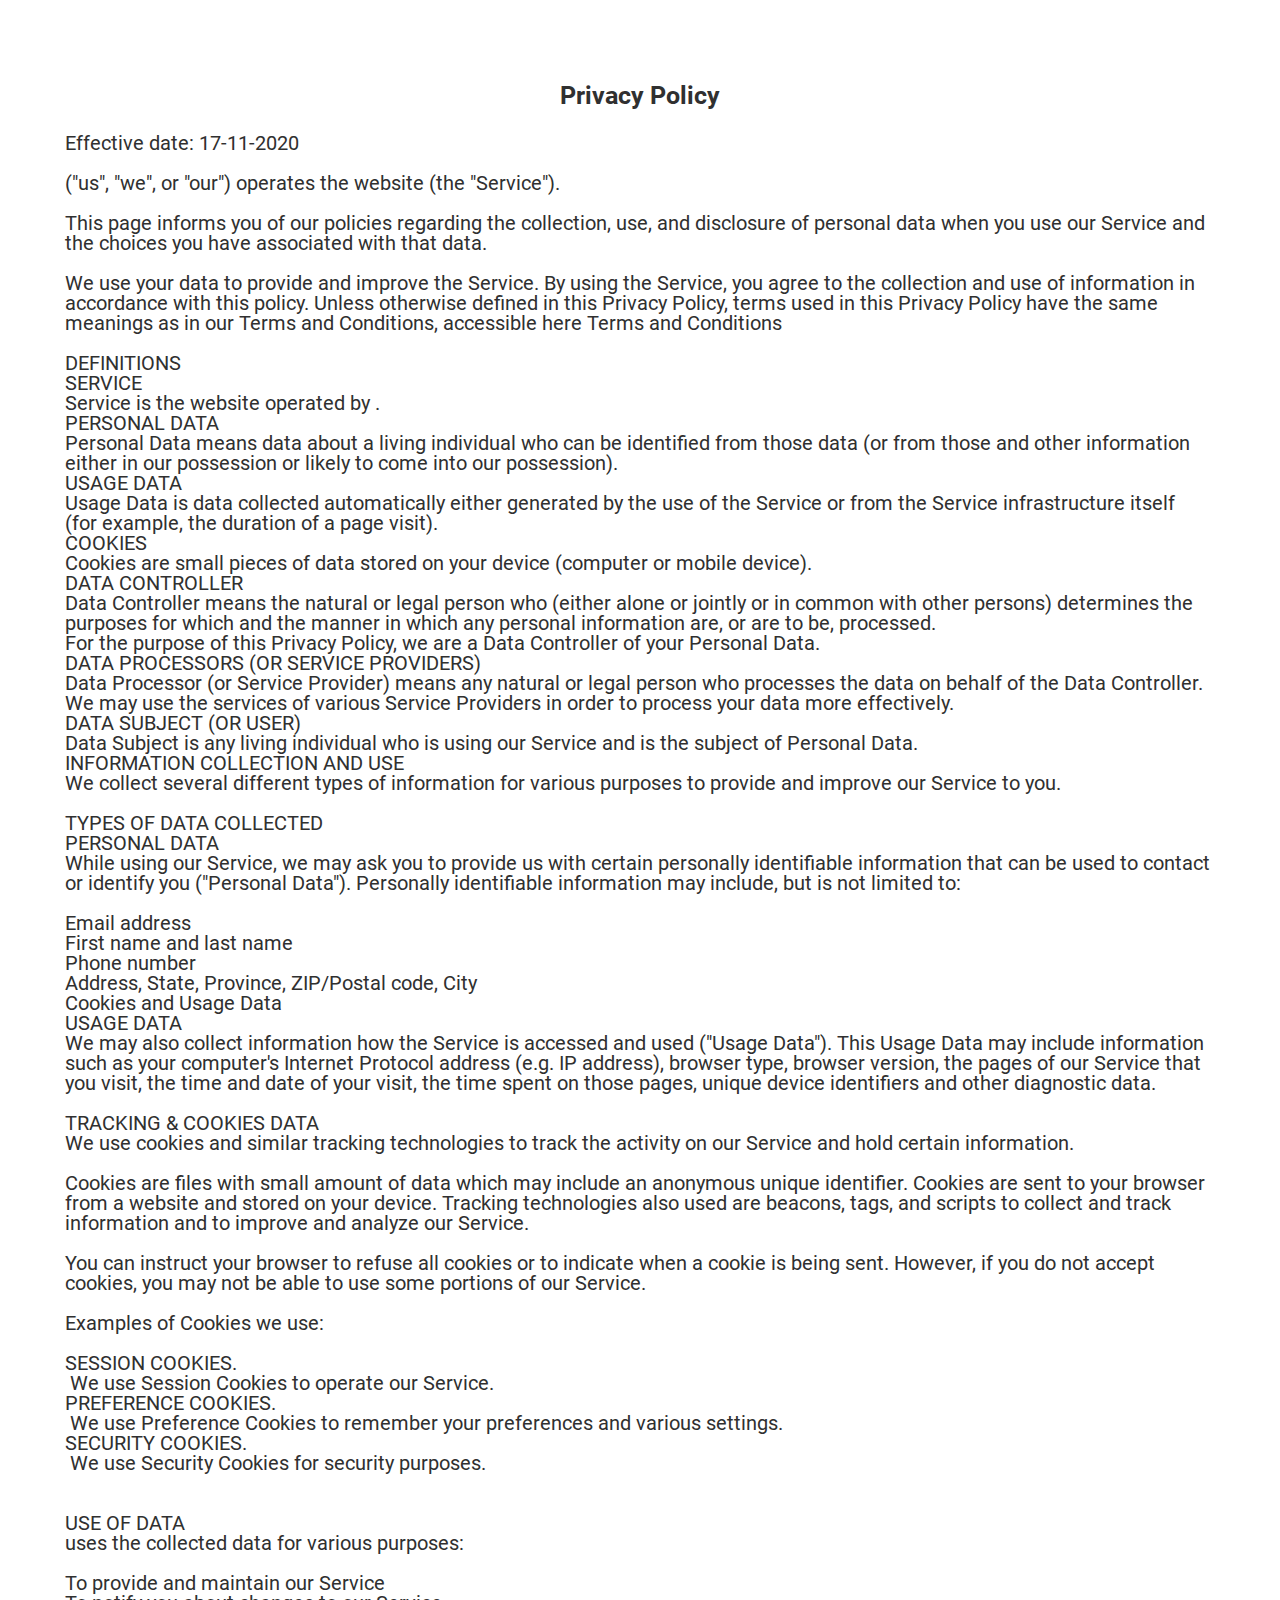
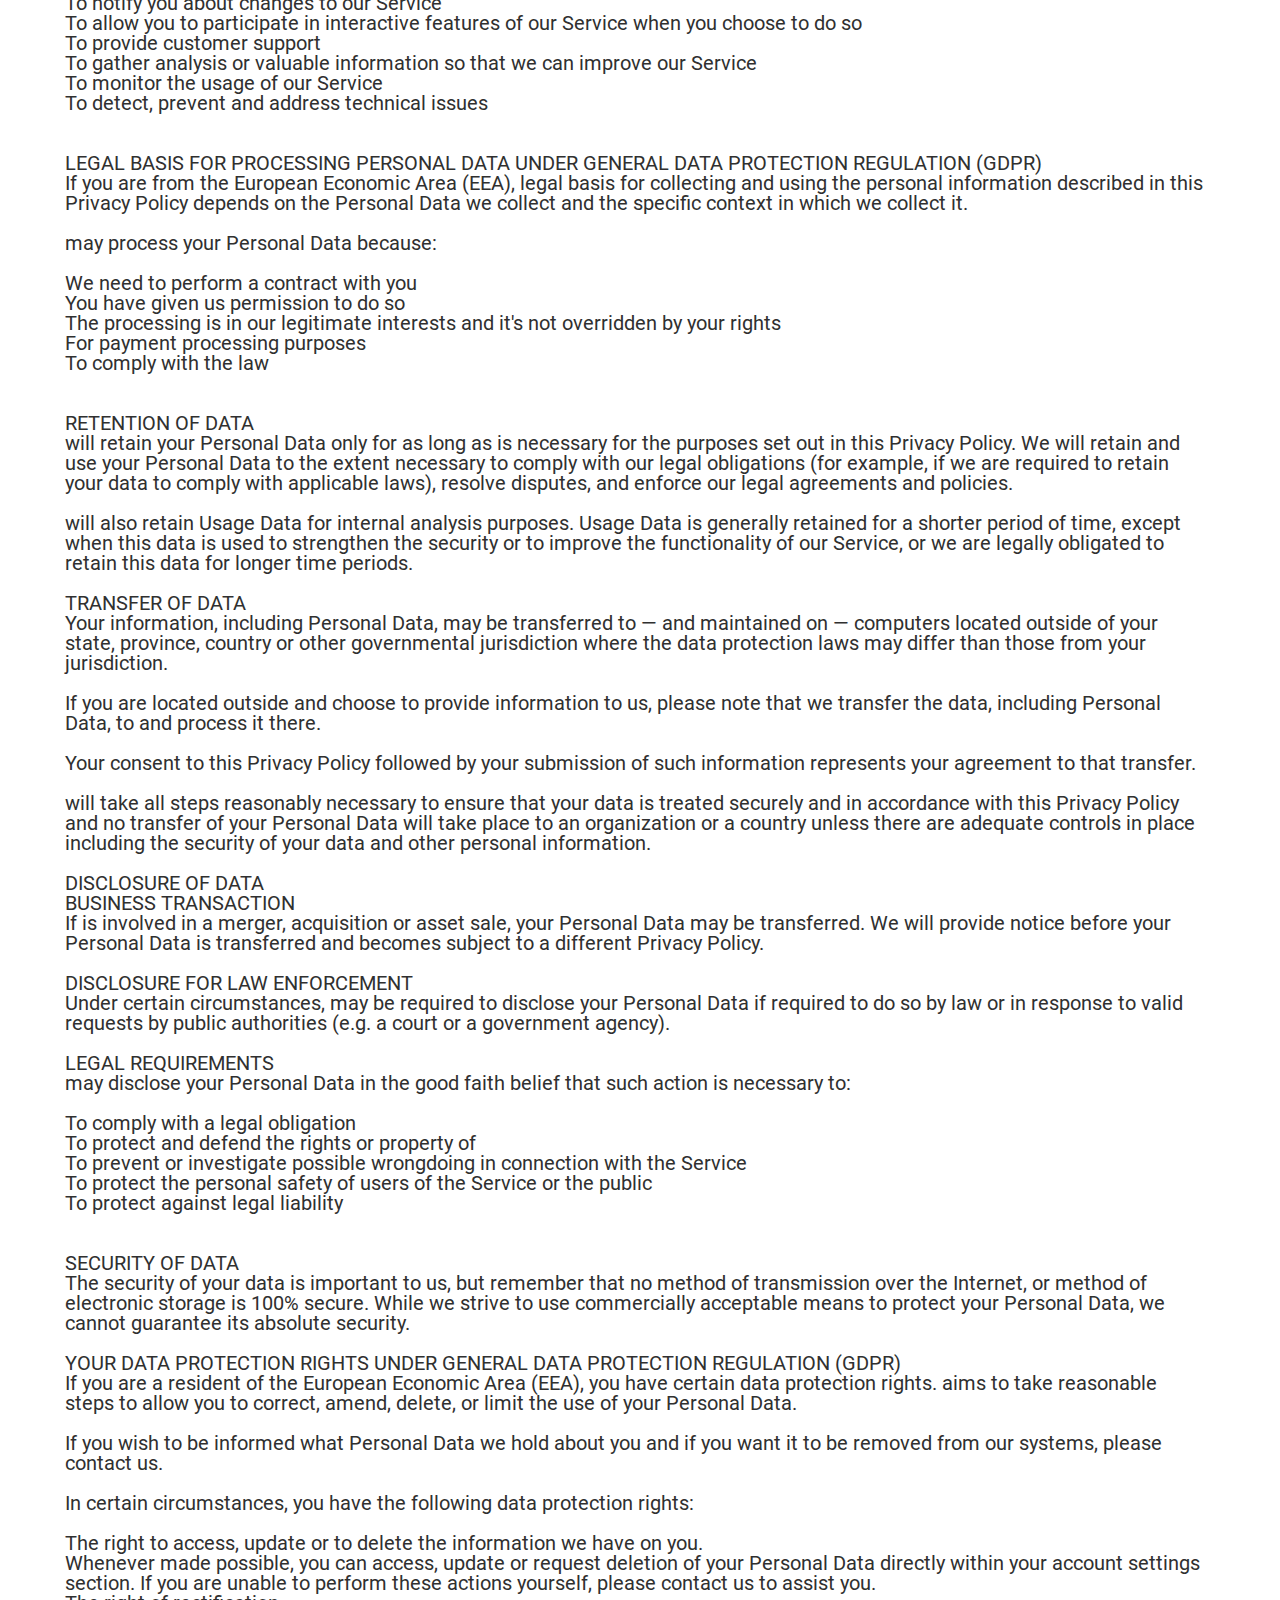
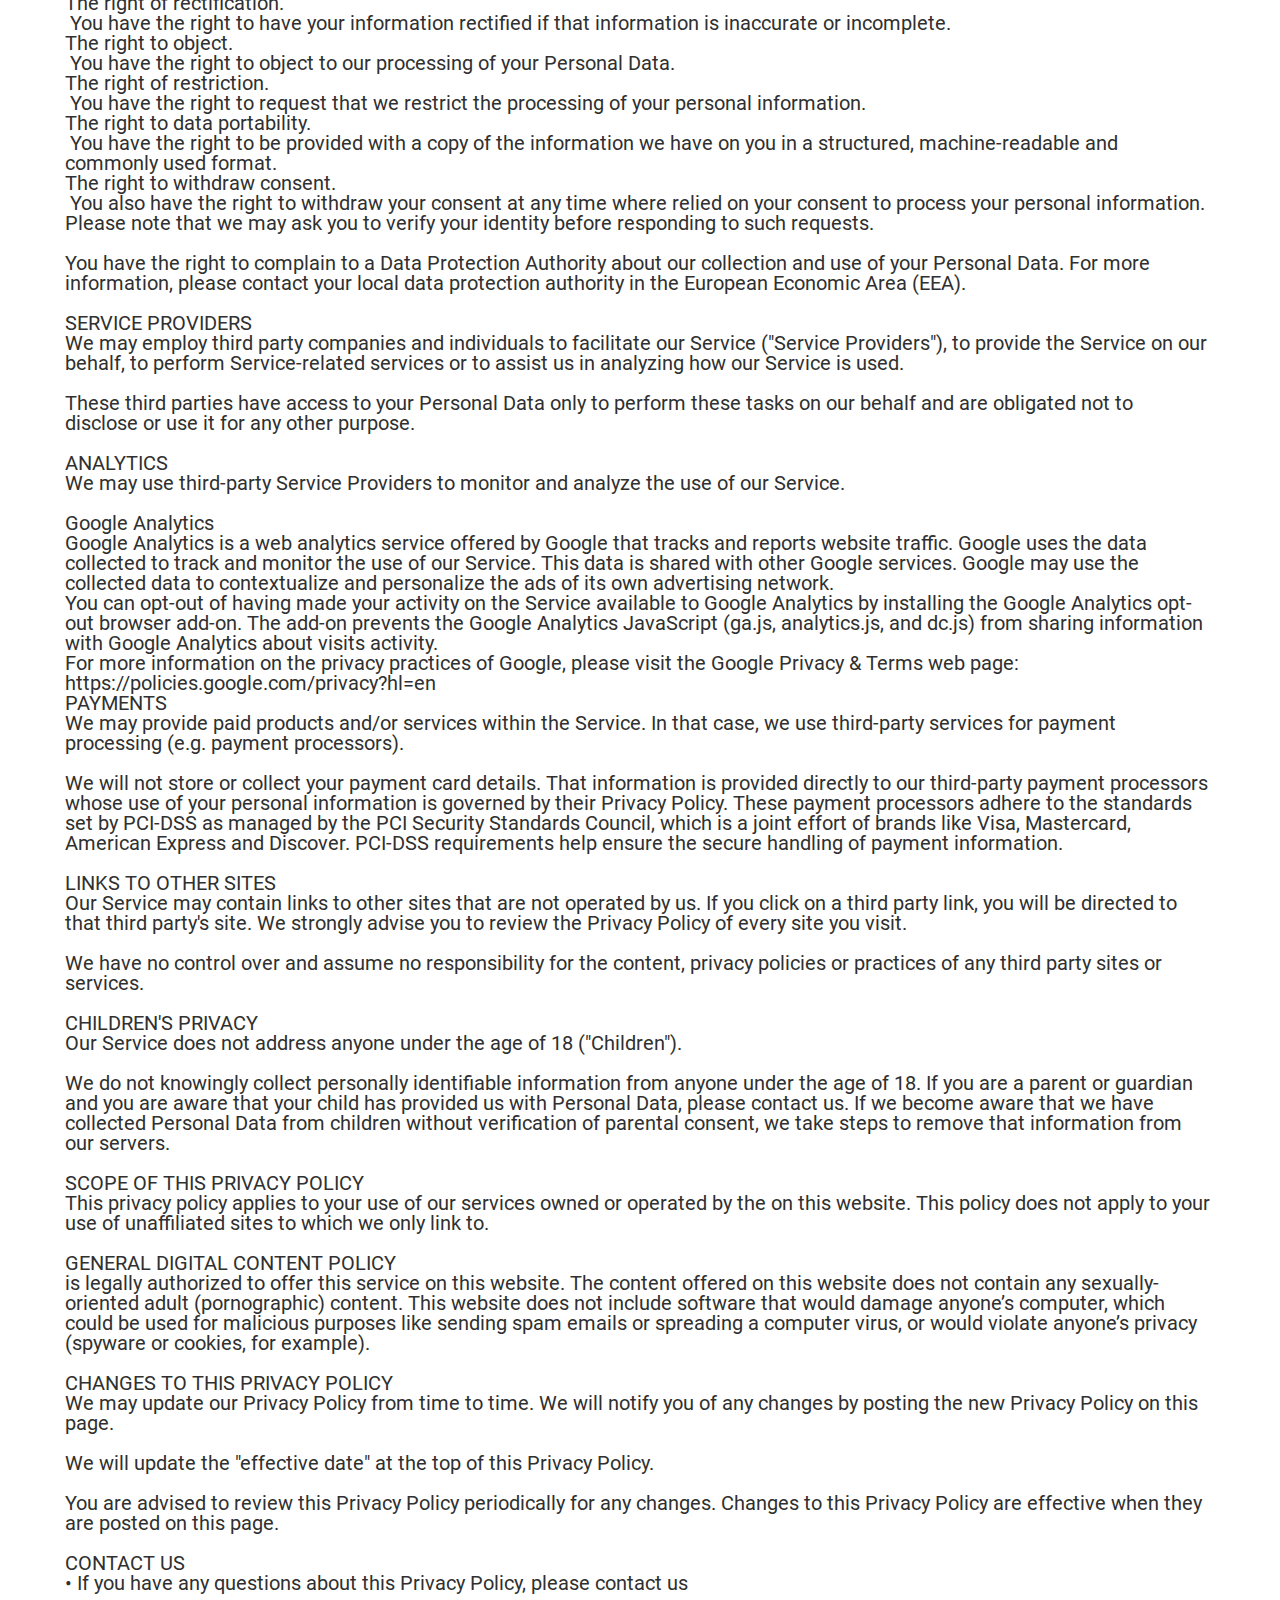
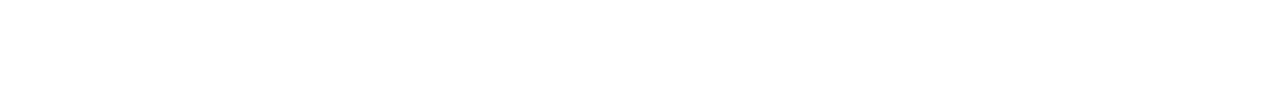
<file: UK/privacy-1720349857793810-1720780778904500-1720955677137941.html>
<!DOCTYPE html>
				<!-- This website was created in Funnelish. http://funnelish.com -->
				<!-- Last Published: 2024-07-14 11:14:37 +0000 UTC -->
				<html lang="en">
					<head>
	<meta http-equiv="Content-Type" content="text/html; charset=UTF-8"/>
						<title>Privacy</title>
	<link rel="canonical" href="https://lwcaqdwksb.funnelish.com/UK/privacy-1720349857793810-1720780778904500-1720955677137941.html" />
						<meta http-equiv="X-UA-Compatible" content="ie=edge">
						<meta name="description" content="">
						<meta name="keywords" content="">
						<meta name="author" content="">
						<meta name="userid" content="50875">
						<meta name="pageid" content="1346222">
						<meta name="stepid" content="1210997">
						<meta name="funnelid" content="387579">
						<meta name="version" content="app-v1">
						<meta name="viewport" content="width=device-width, initial-scale=1.0" >
						<!-- FAVICON -->
						<link rel="icon" href="../img-sub/24682/206321/1707845970-package.png">
						<link rel="dns-prefetch" href="https://img.funnelish.com" crossorigin >
						<link rel="preconnect" href="https://img.funnelish.com" crossorigin >
						<link rel="preconnect" href="https://img.funnelish.com" >
						<link rel="dns-prefetch" href="https://img.funnelish.com" >
						<link rel="preconnect" href="https://images.funnelish.com" >
						<link rel="preconnect" href="https://img.youtube.com"  >
						<link rel="dns-prefetch" href="https://img.youtube.com" >
						<link rel="preload" href="../core.min.js" as="script" >
						<link rel="preload" href="../core.min.css" as="style" >
						<!-- Fonts -->
	<link rel="preconnect" href="https://fonts.gstatic.com" crossorigin>
	<style>
	</style>
	<style>
		/* https://fonts.googleapis.com/css?family=Roboto:400,700&display=swap&subset=all */
		@font-face{font-family:roboto;font-style:normal;font-weight:400;font-display:swap;src:url(../s/roboto/v30/KFOmCnqEu92Fr1Mu72xKOzY.woff)format('woff2');unicode-range:U+0460-052F,U+1C80-1C88,U+20B4,U+2DE0-2DFF,U+A640-A69F,U+FE2E-FE2F}@font-face{font-family:roboto;font-style:normal;font-weight:400;font-display:swap;src:url(../s/roboto/v30/KFOmCnqEu92Fr1Mu5mxKOzY.woff)format('woff2');unicode-range:U+0301,U+0400-045F,U+0490-0491,U+04B0-04B1,U+2116}@font-face{font-family:roboto;font-style:normal;font-weight:400;font-display:swap;src:url(../s/roboto/v30/KFOmCnqEu92Fr1Mu7mxKOzY.woff)format('woff2');unicode-range:U+1F00-1FFF}@font-face{font-family:roboto;font-style:normal;font-weight:400;font-display:swap;src:url(../s/roboto/v30/KFOmCnqEu92Fr1Mu4WxKOzY.woff)format('woff2');unicode-range:U+0370-0377,U+037A-037F,U+0384-038A,U+038C,U+038E-03A1,U+03A3-03FF}@font-face{font-family:roboto;font-style:normal;font-weight:400;font-display:swap;src:url(../s/roboto/v30/KFOmCnqEu92Fr1Mu7WxKOzY.woff)format('woff2');unicode-range:U+0102-0103,U+0110-0111,U+0128-0129,U+0168-0169,U+01A0-01A1,U+01AF-01B0,U+0300-0301,U+0303-0304,U+0308-0309,U+0323,U+0329,U+1EA0-1EF9,U+20AB}@font-face{font-family:roboto;font-style:normal;font-weight:400;font-display:swap;src:url(../s/roboto/v30/KFOmCnqEu92Fr1Mu7GxKOzY.woff)format('woff2');unicode-range:U+0100-02AF,U+0304,U+0308,U+0329,U+1E00-1E9F,U+1EF2-1EFF,U+2020,U+20A0-20AB,U+20AD-20C0,U+2113,U+2C60-2C7F,U+A720-A7FF}@font-face{font-family:roboto;font-style:normal;font-weight:400;font-display:swap;src:url(../s/roboto/v30/KFOmCnqEu92Fr1Mu4mxK.woff)format('woff2');unicode-range:U+0000-00FF,U+0131,U+0152-0153,U+02BB-02BC,U+02C6,U+02DA,U+02DC,U+0304,U+0308,U+0329,U+2000-206F,U+2074,U+20AC,U+2122,U+2191,U+2193,U+2212,U+2215,U+FEFF,U+FFFD}@font-face{font-family:roboto;font-style:normal;font-weight:700;font-display:swap;src:url(../s/roboto/v30/KFOlCnqEu92Fr1MmWUlfCRc4EsA.woff)format('woff2');unicode-range:U+0460-052F,U+1C80-1C88,U+20B4,U+2DE0-2DFF,U+A640-A69F,U+FE2E-FE2F}@font-face{font-family:roboto;font-style:normal;font-weight:700;font-display:swap;src:url(../s/roboto/v30/KFOlCnqEu92Fr1MmWUlfABc4EsA.woff)format('woff2');unicode-range:U+0301,U+0400-045F,U+0490-0491,U+04B0-04B1,U+2116}@font-face{font-family:roboto;font-style:normal;font-weight:700;font-display:swap;src:url(../s/roboto/v30/KFOlCnqEu92Fr1MmWUlfCBc4EsA.woff)format('woff2');unicode-range:U+1F00-1FFF}@font-face{font-family:roboto;font-style:normal;font-weight:700;font-display:swap;src:url(../s/roboto/v30/KFOlCnqEu92Fr1MmWUlfBxc4EsA.woff)format('woff2');unicode-range:U+0370-0377,U+037A-037F,U+0384-038A,U+038C,U+038E-03A1,U+03A3-03FF}@font-face{font-family:roboto;font-style:normal;font-weight:700;font-display:swap;src:url(../s/roboto/v30/KFOlCnqEu92Fr1MmWUlfCxc4EsA.woff)format('woff2');unicode-range:U+0102-0103,U+0110-0111,U+0128-0129,U+0168-0169,U+01A0-01A1,U+01AF-01B0,U+0300-0301,U+0303-0304,U+0308-0309,U+0323,U+0329,U+1EA0-1EF9,U+20AB}@font-face{font-family:roboto;font-style:normal;font-weight:700;font-display:swap;src:url(../s/roboto/v30/KFOlCnqEu92Fr1MmWUlfChc4EsA.woff)format('woff2');unicode-range:U+0100-02AF,U+0304,U+0308,U+0329,U+1E00-1E9F,U+1EF2-1EFF,U+2020,U+20A0-20AB,U+20AD-20C0,U+2113,U+2C60-2C7F,U+A720-A7FF}@font-face{font-family:roboto;font-style:normal;font-weight:700;font-display:swap;src:url(../s/roboto/v30/KFOlCnqEu92Fr1MmWUlfBBc4.woff)format('woff2');unicode-range:U+0000-00FF,U+0131,U+0152-0153,U+02BB-02BC,U+02C6,U+02DA,U+02DC,U+0304,U+0308,U+0329,U+2000-206F,U+2074,U+20AC,U+2122,U+2191,U+2193,U+2212,U+2215,U+FEFF,U+FFFD}
	</style>
						<!-- Funnel -->
						<script>let FUNNEL = {"id":387579,"name":"Ice Maker","currency_code":"EUR","test_mode":false};</script>
						<!-- Products -->
						<script>let PRODUCTS = null;</script>
						<!-- Step -->
						<script>let STEP = {"id":1210997,"created_at":"2024-07-14T11:14:37Z","updated_at":"2024-07-14T11:14:37Z","name":"Privacy","path":"privacy-1720349857793810-1720780778904500-1720955677137941","type":6,"url":"LWCaqDWksb.funnelish.com/UK/privacy-1720349857793810-1720780778904500-1720955677137941","user_id":50875,"funnel_id":387579,"template_id":0,"order_index":2,"thumbnail_hash":"","domain_name":"LWCaqDWksb.funnelish.com","domain_id":1,"pages":null,"ab_type":"","cloning_products":null};</script>
						<!-- Apps Head -->
						<script>
	let APPS = [];
</script>
						<link async rel="stylesheet" href="../core.min.css" >
						<script>
							/*! lazysizes - v5.3.1 */
							!function(e){var t=function(u,D,f){"use strict";var k,H;if(function(){var e;var t={lazyClass:"lazyload",loadedClass:"lazyloaded",loadingClass:"lazyloading",preloadClass:"lazypreload",errorClass:"lazyerror",autosizesClass:"lazyautosizes",fastLoadedClass:"ls-is-cached",iframeLoadMode:0,srcAttr:"data-src",srcsetAttr:"data-srcset",sizesAttr:"data-sizes",minSize:40,customMedia:{},init:true,expFactor:1.5,hFac:.8,loadMode:2,loadHidden:true,ricTimeout:0,throttleDelay:125};H=u.lazySizesConfig||u.lazysizesConfig||{};for(e in t){if(!(e in H)){H[e]=t[e]}}}(),!D||!D.getElementsByClassName){return{init:function(){},cfg:H,noSupport:true}}var O=D.documentElement,i=u.HTMLPictureElement,P="addEventListener",$="getAttribute",q=u[P].bind(u),I=u.setTimeout,U=u.requestAnimationFrame||I,o=u.requestIdleCallback,j=/^picture$/i,r=["load","error","lazyincluded","_lazyloaded"],a={},G=Array.prototype.forEach,J=function(e,t){if(!a[t]){a[t]=new RegExp("(\\s|^)"+t+"(\\s|$)")}return a[t].test(e[$]("class")||"")&&a[t]},K=function(e,t){if(!J(e,t)){e.setAttribute("class",(e[$]("class")||"").trim()+" "+t)}},Q=function(e,t){var a;if(a=J(e,t)){e.setAttribute("class",(e[$]("class")||"").replace(a," "))}},V=function(t,a,e){var i=e?P:"removeEventListener";if(e){V(t,a)}r.forEach(function(e){t[i](e,a)})},X=function(e,t,a,i,r){var n=D.createEvent("Event");if(!a){a={}}a.instance=k;n.initEvent(t,!i,!r);n.detail=a;e.dispatchEvent(n);return n},Y=function(e,t){var a;if(!i&&(a=u.picturefill||H.pf)){if(t&&t.src&&!e[$]("srcset")){e.setAttribute("srcset",t.src)}a({reevaluate:true,elements:[e]})}else if(t&&t.src){e.src=t.src}},Z=function(e,t){return(getComputedStyle(e,null)||{})[t]},s=function(e,t,a){a=a||e.offsetWidth;while(a<H.minSize&&t&&!e._lazysizesWidth){a=t.offsetWidth;t=t.parentNode}return a},ee=function(){var a,i;var t=[];var r=[];var n=t;var s=function(){var e=n;n=t.length?r:t;a=true;i=false;while(e.length){e.shift()()}a=false};var e=function(e,t){if(a&&!t){e.apply(this,arguments)}else{n.push(e);if(!i){i=true;(D.hidden?I:U)(s)}}};e._lsFlush=s;return e}(),te=function(a,e){return e?function(){ee(a)}:function(){var e=this;var t=arguments;ee(function(){a.apply(e,t)})}},ae=function(e){var a;var i=0;var r=H.throttleDelay;var n=H.ricTimeout;var t=function(){a=false;i=f.now();e()};var s=o&&n>49?function(){o(t,{timeout:n});if(n!==H.ricTimeout){n=H.ricTimeout}}:te(function(){I(t)},true);return function(e){var t;if(e=e===true){n=33}if(a){return}a=true;t=r-(f.now()-i);if(t<0){t=0}if(e||t<9){s()}else{I(s,t)}}},ie=function(e){var t,a;var i=99;var r=function(){t=null;e()};var n=function(){var e=f.now()-a;if(e<i){I(n,i-e)}else{(o||r)(r)}};return function(){a=f.now();if(!t){t=I(n,i)}}},e=function(){var v,m,c,h,e;var y,z,g,p,C,b,A;var n=/^img$/i;var d=/^iframe$/i;var E="onscroll"in u&&!/(gle|ing)bot/.test(navigator.userAgent);var _=0;var w=0;var M=0;var N=-1;var L=function(e){M--;if(!e||M<0||!e.target){M=0}};var x=function(e){if(A==null){A=Z(D.body,"visibility")=="hidden"}return A||!(Z(e.parentNode,"visibility")=="hidden"&&Z(e,"visibility")=="hidden")};var W=function(e,t){var a;var i=e;var r=x(e);g-=t;b+=t;p-=t;C+=t;while(r&&(i=i.offsetParent)&&i!=D.body&&i!=O){r=(Z(i,"opacity")||1)>0;if(r&&Z(i,"overflow")!="visible"){a=i.getBoundingClientRect();r=C>a.left&&p<a.right&&b>a.top-1&&g<a.bottom+1}}return r};var t=function(){var e,t,a,i,r,n,s,o,l,u,f,c;var d=k.elements;if((h=H.loadMode)&&M<8&&(e=d.length)){t=0;N++;for(;t<e;t++){if(!d[t]||d[t]._lazyRace){continue}if(!E||k.prematureUnveil&&k.prematureUnveil(d[t])){R(d[t]);continue}if(!(o=d[t][$]("data-expand"))||!(n=o*1)){n=w}if(!u){u=!H.expand||H.expand<1?O.clientHeight>500&&O.clientWidth>500?500:370:H.expand;k._defEx=u;f=u*H.expFactor;c=H.hFac;A=null;if(w<f&&M<1&&N>2&&h>2&&!D.hidden){w=f;N=0}else if(h>1&&N>1&&M<6){w=u}else{w=_}}if(l!==n){y=innerWidth+n*c;z=innerHeight+n;s=n*-1;l=n}a=d[t].getBoundingClientRect();if((b=a.bottom)>=s&&(g=a.top)<=z&&(C=a.right)>=s*c&&(p=a.left)<=y&&(b||C||p||g)&&(H.loadHidden||x(d[t]))&&(m&&M<3&&!o&&(h<3||N<4)||W(d[t],n))){R(d[t]);r=true;if(M>9){break}}else if(!r&&m&&!i&&M<4&&N<4&&h>2&&(v[0]||H.preloadAfterLoad)&&(v[0]||!o&&(b||C||p||g||d[t][$](H.sizesAttr)!="auto"))){i=v[0]||d[t]}}if(i&&!r){R(i)}}};var a=ae(t);var S=function(e){var t=e.target;if(t._lazyCache){delete t._lazyCache;return}L(e);K(t,H.loadedClass);Q(t,H.loadingClass);V(t,B);X(t,"lazyloaded")};var i=te(S);var B=function(e){i({target:e.target})};var T=function(e,t){var a=e.getAttribute("data-load-mode")||H.iframeLoadMode;if(a==0){e.contentWindow.location.replace(t)}else if(a==1){e.src=t}};var F=function(e){var t;var a=e[$](H.srcsetAttr);if(t=H.customMedia[e[$]("data-media")||e[$]("media")]){e.setAttribute("media",t)}if(a){e.setAttribute("srcset",a)}};var s=te(function(t,e,a,i,r){var n,s,o,l,u,f;if(!(u=X(t,"lazybeforeunveil",e)).defaultPrevented){if(i){if(a){K(t,H.autosizesClass)}else{t.setAttribute("sizes",i)}}s=t[$](H.srcsetAttr);n=t[$](H.srcAttr);if(r){o=t.parentNode;l=o&&j.test(o.nodeName||"")}f=e.firesLoad||"src"in t&&(s||n||l);u={target:t};K(t,H.loadingClass);if(f){clearTimeout(c);c=I(L,2500);V(t,B,true)}if(l){G.call(o.getElementsByTagName("source"),F)}if(s){t.setAttribute("srcset",s)}else if(n&&!l){if(d.test(t.nodeName)){T(t,n)}else{t.src=n}}if(r&&(s||l)){Y(t,{src:n})}}if(t._lazyRace){delete t._lazyRace}Q(t,H.lazyClass);ee(function(){var e=t.complete&&t.naturalWidth>1;if(!f||e){if(e){K(t,H.fastLoadedClass)}S(u);t._lazyCache=true;I(function(){if("_lazyCache"in t){delete t._lazyCache}},9)}if(t.loading=="lazy"){M--}},true)});var R=function(e){if(e._lazyRace){return}var t;var a=n.test(e.nodeName);var i=a&&(e[$](H.sizesAttr)||e[$]("sizes"));var r=i=="auto";if((r||!m)&&a&&(e[$]("src")||e.srcset)&&!e.complete&&!J(e,H.errorClass)&&J(e,H.lazyClass)){return}t=X(e,"lazyunveilread").detail;if(r){re.updateElem(e,true,e.offsetWidth)}e._lazyRace=true;M++;s(e,t,r,i,a)};var r=ie(function(){H.loadMode=3;a()});var o=function(){if(H.loadMode==3){H.loadMode=2}r()};var l=function(){if(m){return}if(f.now()-e<999){I(l,999);return}m=true;H.loadMode=3;a();q("scroll",o,true)};return{_:function(){e=f.now();k.elements=D.getElementsByClassName(H.lazyClass);v=D.getElementsByClassName(H.lazyClass+" "+H.preloadClass);q("scroll",a,true);q("resize",a,true);q("pageshow",function(e){if(e.persisted){var t=D.querySelectorAll("."+H.loadingClass);if(t.length&&t.forEach){U(function(){t.forEach(function(e){if(e.complete){R(e)}})})}}});if(u.MutationObserver){new MutationObserver(a).observe(O,{childList:true,subtree:true,attributes:true})}else{O[P]("DOMNodeInserted",a,true);O[P]("DOMAttrModified",a,true);setInterval(a,999)}q("hashchange",a,true);["focus","mouseover","click","load","transitionend","animationend"].forEach(function(e){D[P](e,a,true)});if(/d$|^c/.test(D.readyState)){l()}else{q("load",l);D[P]("DOMContentLoaded",a);I(l,2e4)}if(k.elements.length){t();ee._lsFlush()}else{a()}},checkElems:a,unveil:R,_aLSL:o}}(),re=function(){var a;var n=te(function(e,t,a,i){var r,n,s;e._lazysizesWidth=i;i+="px";e.setAttribute("sizes",i);if(j.test(t.nodeName||"")){r=t.getElementsByTagName("source");for(n=0,s=r.length;n<s;n++){r[n].setAttribute("sizes",i)}}if(!a.detail.dataAttr){Y(e,a.detail)}});var i=function(e,t,a){var i;var r=e.parentNode;if(r){a=s(e,r,a);i=X(e,"lazybeforesizes",{width:a,dataAttr:!!t});if(!i.defaultPrevented){a=i.detail.width;if(a&&a!==e._lazysizesWidth){n(e,r,i,a)}}}};var e=function(){var e;var t=a.length;if(t){e=0;for(;e<t;e++){i(a[e])}}};var t=ie(e);return{_:function(){a=D.getElementsByClassName(H.autosizesClass);q("resize",t)},checkElems:t,updateElem:i}}(),t=function(){if(!t.i&&D.getElementsByClassName){t.i=true;re._();e._()}};return I(function(){H.init&&t()}),k={cfg:H,autoSizer:re,loader:e,init:t,uP:Y,aC:K,rC:Q,hC:J,fire:X,gW:s,rAF:ee}}(e,e.document,Date);e.lazySizes=t,"object"==typeof module&&module.exports&&(module.exports=t)}("undefined"!=typeof window?window:{});
						</script>
						<!-- Custom CSS -->
						<style>/* CSS */
    </style>
						<!-- Funnel - Lazy Tracking Codes -->
						<script>let LAZY_CODES = [];</script>
						<!-- Funnel - Custom Tracking Codes (Head) -->
						<!-- Custom JS (Head) -->
					</head>
					<body>
						<div id=render-table class="main_wrapper_main desktop_grid" style="background-color: rgb(255, 255, 255); background-size: auto; background-repeat: no-repeat; padding: 68px 30px 100px; border-width: 0px; border-style: solid; border-color: transparent; color: rgb(37, 42, 50); font-family: Roboto; font-size: 14px;"><main class=main-wrapper><section data-v-6bea8f81 data-eid=564124 id=564124 class="section full" style="background-size: auto; background-repeat: no-repeat;"><div data-v-4b3acc2c data-v-6bea8f81 data-eid=994851 id=994851 class=section_row style="border-width: 0px; border-style: solid; border-color: transparent; color: rgb(48, 48, 48); font-size: 14px; text-align: initial; margin: 0px; padding: 0px; background-size: auto; background-repeat: no-repeat;"><div data-v-796cd32d data-v-4b3acc2c class=row-column style="width: 100%;"><div data-v-7da0ed78 data-v-796cd32d data-eid=80299 class=element-wrapper><div data-v-7da0ed78 class="headline el-80299" style="line-height: 1; margin: 10px 0px 0px; padding: 5px; text-shadow: transparent 0px 0px 0px;"><style> .el-80299  {
    font-size: 25px;
    text-align: center;
} </style><div class=headline-inner><h2><strong>Privacy Policy</strong></h2></div></div></div><div data-v-7da0ed78 data-v-796cd32d data-eid=570434 class=element-wrapper><div data-v-7da0ed78 class="paragraph el-570434" style="line-height: 1; margin: 10px 0px 0px; padding: 10px; text-shadow: transparent 0px 0px 0px;"><style> .el-570434  {
    font-size: 20px;
    text-align: left;
} </style><div class=paragraph-inner><p>Effective date: 17-11-2020<p><br><p>("us", "we", or "our") operates the website (the "Service").<p><br><p>This page informs you of our policies regarding the collection, use, and disclosure of personal data when you use our Service and the choices you have associated with that data.<p><br><p>We use your data to provide and improve the Service. By using the Service, you agree to the collection and use of information in accordance with this policy. Unless otherwise defined in this Privacy Policy, terms used in this Privacy Policy have the same meanings as in our Terms and Conditions, accessible here Terms and Conditions<p><br><p>DEFINITIONS<p>SERVICE<p>Service is the website operated by .<p>PERSONAL DATA<p>Personal Data means data about a living individual who can be identified from those data (or from those and other information either in our possession or likely to come into our possession).<p>USAGE DATA<p>Usage Data is data collected automatically either generated by the use of the Service or from the Service infrastructure itself (for example, the duration of a page visit).<p>COOKIES<p>Cookies are small pieces of data stored on your device (computer or mobile device).<p>DATA CONTROLLER<p>Data Controller means the natural or legal person who (either alone or jointly or in common with other persons) determines the purposes for which and the manner in which any personal information are, or are to be, processed.<p>For the purpose of this Privacy Policy, we are a Data Controller of your Personal Data.<p>DATA PROCESSORS (OR SERVICE PROVIDERS)<p>Data Processor (or Service Provider) means any natural or legal person who processes the data on behalf of the Data Controller. We may use the services of various Service Providers in order to process your data more effectively.<p>DATA SUBJECT (OR USER)<p>Data Subject is any living individual who is using our Service and is the subject of Personal Data.<p>INFORMATION COLLECTION AND USE<p>We collect several different types of information for various purposes to provide and improve our Service to you.<p><br><p>TYPES OF DATA COLLECTED<p>PERSONAL DATA<p>While using our Service, we may ask you to provide us with certain personally identifiable information that can be used to contact or identify you ("Personal Data"). Personally identifiable information may include, but is not limited to:<p><br><p>Email address<p>First name and last name<p>Phone number<p>Address, State, Province, ZIP/Postal code, City<p>Cookies and Usage Data<p>USAGE DATA<p>We may also collect information how the Service is accessed and used ("Usage Data"). This Usage Data may include information such as your computer's Internet Protocol address (e.g. IP address), browser type, browser version, the pages of our Service that you visit, the time and date of your visit, the time spent on those pages, unique device identifiers and other diagnostic data.<p><br><p>TRACKING & COOKIES DATA<p>We use cookies and similar tracking technologies to track the activity on our Service and hold certain information.<p><br><p>Cookies are files with small amount of data which may include an anonymous unique identifier. Cookies are sent to your browser from a website and stored on your device. Tracking technologies also used are beacons, tags, and scripts to collect and track information and to improve and analyze our Service.<p><br><p>You can instruct your browser to refuse all cookies or to indicate when a cookie is being sent. However, if you do not accept cookies, you may not be able to use some portions of our Service.<p><br><p>Examples of Cookies we use:<p><br><p>SESSION COOKIES.<p>&nbsp;We use Session Cookies to operate our Service.<p>PREFERENCE COOKIES.<p>&nbsp;We use Preference Cookies to remember your preferences and various settings.<p>SECURITY COOKIES.<p>&nbsp;We use Security Cookies for security purposes.<p><br><p><br><p>USE OF DATA<p>uses the collected data for various purposes:<p><br><p>To provide and maintain our Service<p>To notify you about changes to our Service<p>To allow you to participate in interactive features of our Service when you choose to do so<p>To provide customer support<p>To gather analysis or valuable information so that we can improve our Service<p>To monitor the usage of our Service<p>To detect, prevent and address technical issues<p><br><p><br><p>LEGAL BASIS FOR PROCESSING PERSONAL DATA UNDER GENERAL DATA PROTECTION REGULATION (GDPR)<p>If you are from the European Economic Area (EEA), legal basis for collecting and using the personal information described in this Privacy Policy depends on the Personal Data we collect and the specific context in which we collect it.<p><br><p>may process your Personal Data because:<p><br><p>We need to perform a contract with you<p>You have given us permission to do so<p>The processing is in our legitimate interests and it's not overridden by your rights<p>For payment processing purposes<p>To comply with the law<p><br><p><br><p>RETENTION OF DATA<p>will retain your Personal Data only for as long as is necessary for the purposes set out in this Privacy Policy. We will retain and use your Personal Data to the extent necessary to comply with our legal obligations (for example, if we are required to retain your data to comply with applicable laws), resolve disputes, and enforce our legal agreements and policies.<p><br><p>will also retain Usage Data for internal analysis purposes. Usage Data is generally retained for a shorter period of time, except when this data is used to strengthen the security or to improve the functionality of our Service, or we are legally obligated to retain this data for longer time periods.<p><br><p>TRANSFER OF DATA<p>Your information, including Personal Data, may be transferred to — and maintained on — computers located outside of your state, province, country or other governmental jurisdiction where the data protection laws may differ than those from your jurisdiction.<p><br><p>If you are located outside and choose to provide information to us, please note that we transfer the data, including Personal Data, to and process it there.<p><br><p>Your consent to this Privacy Policy followed by your submission of such information represents your agreement to that transfer.<p><br><p>will take all steps reasonably necessary to ensure that your data is treated securely and in accordance with this Privacy Policy and no transfer of your Personal Data will take place to an organization or a country unless there are adequate controls in place including the security of your data and other personal information.<p><br><p>DISCLOSURE OF DATA<p>BUSINESS TRANSACTION<p>If is involved in a merger, acquisition or asset sale, your Personal Data may be transferred. We will provide notice before your Personal Data is transferred and becomes subject to a different Privacy Policy.<p><br><p>DISCLOSURE FOR LAW ENFORCEMENT<p>Under certain circumstances, may be required to disclose your Personal Data if required to do so by law or in response to valid requests by public authorities (e.g. a court or a government agency).<p><br><p>LEGAL REQUIREMENTS<p>may disclose your Personal Data in the good faith belief that such action is necessary to:<p><br><p>To comply with a legal obligation<p>To protect and defend the rights or property of<p>To prevent or investigate possible wrongdoing in connection with the Service<p>To protect the personal safety of users of the Service or the public<p>To protect against legal liability<p><br><p><br><p>SECURITY OF DATA<p>The security of your data is important to us, but remember that no method of transmission over the Internet, or method of electronic storage is 100% secure. While we strive to use commercially acceptable means to protect your Personal Data, we cannot guarantee its absolute security.<p><br><p>YOUR DATA PROTECTION RIGHTS UNDER GENERAL DATA PROTECTION REGULATION (GDPR)<p>If you are a resident of the European Economic Area (EEA), you have certain data protection rights. aims to take reasonable steps to allow you to correct, amend, delete, or limit the use of your Personal Data.<p><br><p>If you wish to be informed what Personal Data we hold about you and if you want it to be removed from our systems, please contact us.<p><br><p>In certain circumstances, you have the following data protection rights:<p><br><p>The right to access, update or to delete the information we have on you.<p>Whenever made possible, you can access, update or request deletion of your Personal Data directly within your account settings section. If you are unable to perform these actions yourself, please contact us to assist you.<p>The right of rectification.<p>&nbsp;You have the right to have your information rectified if that information is inaccurate or incomplete.<p>The right to object.<p>&nbsp;You have the right to object to our processing of your Personal Data.<p>The right of restriction.<p>&nbsp;You have the right to request that we restrict the processing of your personal information.<p>The right to data portability.<p>&nbsp;You have the right to be provided with a copy of the information we have on you in a structured, machine-readable and commonly used format.<p>The right to withdraw consent.<p>&nbsp;You also have the right to withdraw your consent at any time where relied on your consent to process your personal information.<p>Please note that we may ask you to verify your identity before responding to such requests.<p><br><p>You have the right to complain to a Data Protection Authority about our collection and use of your Personal Data. For more information, please contact your local data protection authority in the European Economic Area (EEA).<p><br><p>SERVICE PROVIDERS<p>We may employ third party companies and individuals to facilitate our Service ("Service Providers"), to provide the Service on our behalf, to perform Service-related services or to assist us in analyzing how our Service is used.<p><br><p>These third parties have access to your Personal Data only to perform these tasks on our behalf and are obligated not to disclose or use it for any other purpose.<p><br><p>ANALYTICS<p>We may use third-party Service Providers to monitor and analyze the use of our Service.<p><br><p>Google Analytics<p>Google Analytics is a web analytics service offered by Google that tracks and reports website traffic. Google uses the data collected to track and monitor the use of our Service. This data is shared with other Google services. Google may use the collected data to contextualize and personalize the ads of its own advertising network.<p>You can opt-out of having made your activity on the Service available to Google Analytics by installing the Google Analytics opt-out browser add-on. The add-on prevents the Google Analytics JavaScript (ga.js, analytics.js, and dc.js) from sharing information with Google Analytics about visits activity.<p>For more information on the privacy practices of Google, please visit the Google Privacy & Terms web page: https://policies.google.com/privacy?hl=en<p>PAYMENTS<p>We may provide paid products and/or services within the Service. In that case, we use third-party services for payment processing (e.g. payment processors).<p><br><p>We will not store or collect your payment card details. That information is provided directly to our third-party payment processors whose use of your personal information is governed by their Privacy Policy. These payment processors adhere to the standards set by PCI-DSS as managed by the PCI Security Standards Council, which is a joint effort of brands like Visa, Mastercard, American Express and Discover. PCI-DSS requirements help ensure the secure handling of payment information.<p><br><p>LINKS TO OTHER SITES<p>Our Service may contain links to other sites that are not operated by us. If you click on a third party link, you will be directed to that third party's site. We strongly advise you to review the Privacy Policy of every site you visit.<p><br><p>We have no control over and assume no responsibility for the content, privacy policies or practices of any third party sites or services.<p><br><p>CHILDREN'S PRIVACY<p>Our Service does not address anyone under the age of 18 ("Children").<p><br><p>We do not knowingly collect personally identifiable information from anyone under the age of 18. If you are a parent or guardian and you are aware that your child has provided us with Personal Data, please contact us. If we become aware that we have collected Personal Data from children without verification of parental consent, we take steps to remove that information from our servers.<p><br><p>SCOPE OF THIS PRIVACY POLICY<p>This privacy policy applies to your use of our services owned or operated by the on this website. This policy does not apply to your use of unaffiliated sites to which we only link to.<p><br><p>GENERAL DIGITAL CONTENT POLICY<p>is legally authorized to offer this service on this website. The content offered on this website does not contain any sexually-oriented adult (pornographic) content. This website does not include software that would damage anyone’s computer, which could be used for malicious purposes like sending spam emails or spreading a computer virus, or would violate anyone’s privacy (spyware or cookies, for example).<p><br><p>CHANGES TO THIS PRIVACY POLICY<p>We may update our Privacy Policy from time to time. We will notify you of any changes by posting the new Privacy Policy on this page.<p><br><p>We will update the "effective date" at the top of this Privacy Policy.<p><br><p>You are advised to review this Privacy Policy periodically for any changes. Changes to this Privacy Policy are effective when they are posted on this page.<p><br><p>CONTACT US<ul><li>If you have any questions about this Privacy Policy, please contact us</ul></div></div></div></div></div></section></main></div><style id=el-hover-styles></style>
						<!-- Apps Body -->
						<!-- Popups -->
						<script src="../core.min.js" type="application/javascript"></script>
						<!-- Icons -->
						<svg style="display:none !important;visibility:hidden !important;width:0 !important;height:0 !important;" viewBox="0 0 24 24" fill="currentColor" xmlns="http://www.w3.org/2000/svg"> </svg> 
						<!-- Funnel - Custom Tracking Codes (Body) -->
						<!-- Custom JS (Body) -->
					</body>
				</html>
</file>
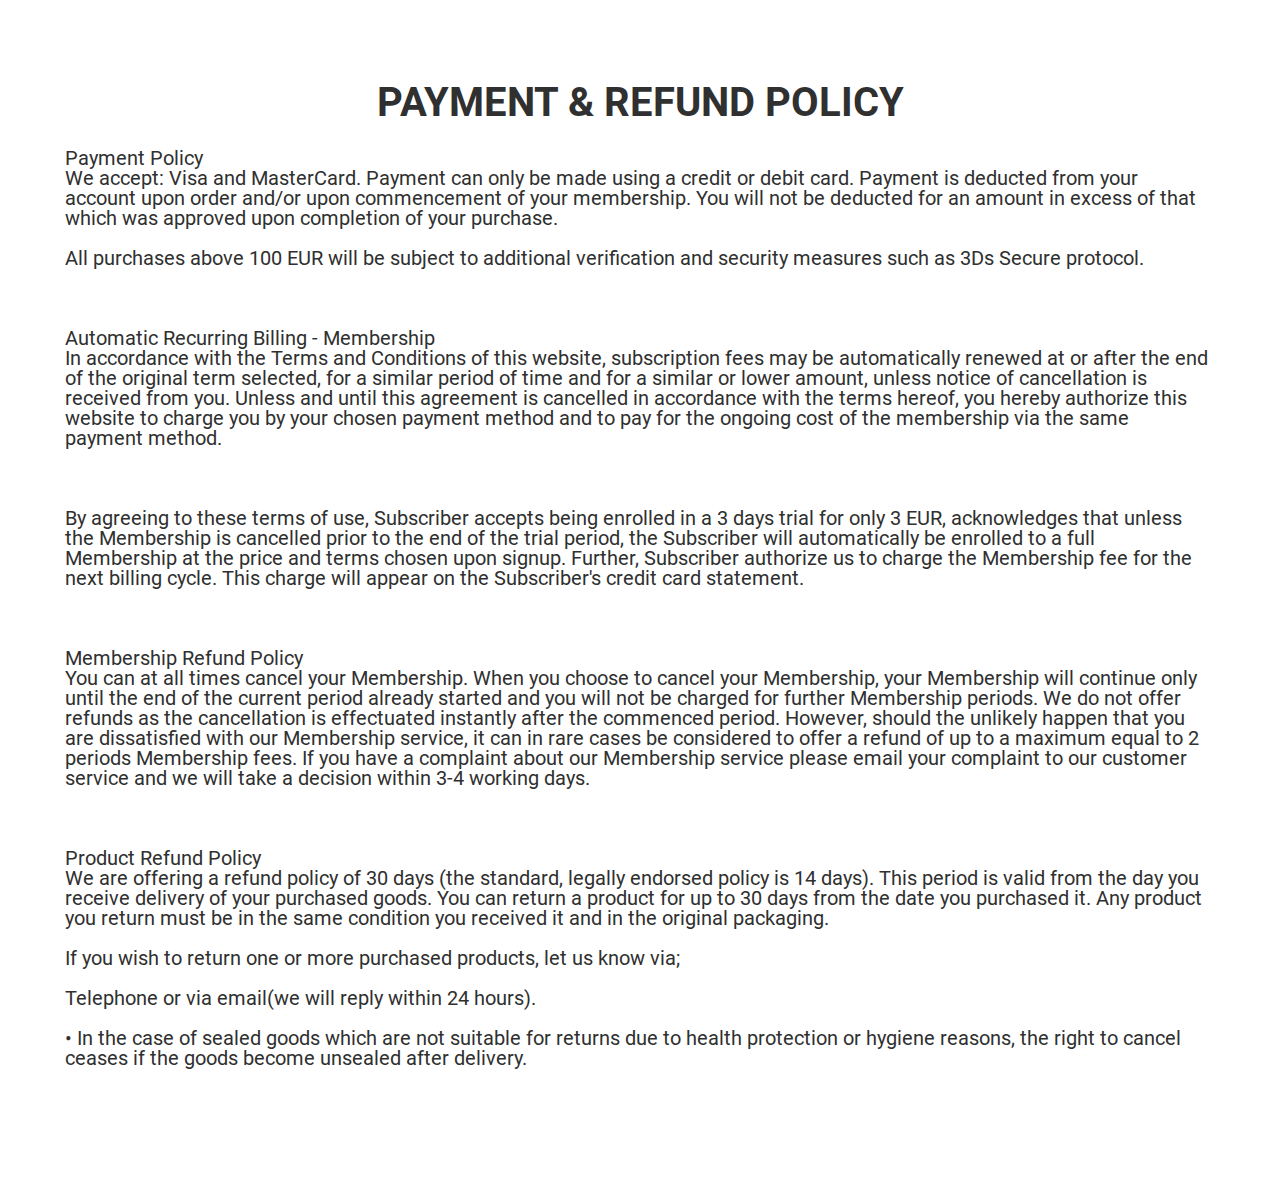
<file: UK/refund-policy-1720349857884722-1720780778978878-1720955677216881.html>
<!DOCTYPE html>
				<!-- This website was created in Funnelish. http://funnelish.com -->
				<!-- Last Published: 2024-07-14 11:14:37 +0000 UTC -->
				<html lang="en">
					<head>
	<meta http-equiv="Content-Type" content="text/html; charset=UTF-8"/>
						<title>Refund Policy</title>
	<link rel="canonical" href="https://lwcaqdwksb.funnelish.com/UK/refund-policy-1720349857884722-1720780778978878-1720955677216881.html" />
						<meta http-equiv="X-UA-Compatible" content="ie=edge">
						<meta name="description" content="">
						<meta name="keywords" content="">
						<meta name="author" content="">
						<meta name="userid" content="50875">
						<meta name="pageid" content="1346224">
						<meta name="stepid" content="1210999">
						<meta name="funnelid" content="387579">
						<meta name="version" content="app-v1">
						<meta name="viewport" content="width=device-width, initial-scale=1.0" >
						<!-- FAVICON -->
						<link rel="icon" href="../img-sub/24682/206321/1707845970-package.png">
						<link rel="dns-prefetch" href="https://img.funnelish.com" crossorigin >
						<link rel="preconnect" href="https://img.funnelish.com" crossorigin >
						<link rel="preconnect" href="https://img.funnelish.com" >
						<link rel="dns-prefetch" href="https://img.funnelish.com" >
						<link rel="preconnect" href="https://images.funnelish.com" >
						<link rel="preconnect" href="https://img.youtube.com"  >
						<link rel="dns-prefetch" href="https://img.youtube.com" >
						<link rel="preload" href="../core.min.js" as="script" >
						<link rel="preload" href="../core.min.css" as="style" >
						<!-- Fonts -->
	<link rel="preconnect" href="https://fonts.gstatic.com" crossorigin>
	<style>
		 .ql-font-poppins{font-family:"Poppins";}  
	</style>
	<style>
		/* https://fonts.googleapis.com/css?family=Roboto:400,700|Poppins:400,700&display=swap&subset=all */
		@font-face{font-family:poppins;font-style:normal;font-weight:400;font-display:swap;src:url(../s/poppins/v21/pxiEyp8kv8JHgFVrJJnecmNE.woff)format('woff2');unicode-range:U+0100-02AF,U+0304,U+0308,U+0329,U+1E00-1E9F,U+1EF2-1EFF,U+2020,U+20A0-20AB,U+20AD-20C0,U+2113,U+2C60-2C7F,U+A720-A7FF}@font-face{font-family:poppins;font-style:normal;font-weight:400;font-display:swap;src:url(../s/poppins/v21/pxiEyp8kv8JHgFVrJJfecg.woff)format('woff2');unicode-range:U+0000-00FF,U+0131,U+0152-0153,U+02BB-02BC,U+02C6,U+02DA,U+02DC,U+0304,U+0308,U+0329,U+2000-206F,U+2074,U+20AC,U+2122,U+2191,U+2193,U+2212,U+2215,U+FEFF,U+FFFD}@font-face{font-family:poppins;font-style:normal;font-weight:700;font-display:swap;src:url(../s/poppins/v21/pxiByp8kv8JHgFVrLCz7Z1JlFc-K.woff)format('woff2');unicode-range:U+0100-02AF,U+0304,U+0308,U+0329,U+1E00-1E9F,U+1EF2-1EFF,U+2020,U+20A0-20AB,U+20AD-20C0,U+2113,U+2C60-2C7F,U+A720-A7FF}@font-face{font-family:poppins;font-style:normal;font-weight:700;font-display:swap;src:url(../s/poppins/v21/pxiByp8kv8JHgFVrLCz7Z1xlFQ.woff)format('woff2');unicode-range:U+0000-00FF,U+0131,U+0152-0153,U+02BB-02BC,U+02C6,U+02DA,U+02DC,U+0304,U+0308,U+0329,U+2000-206F,U+2074,U+20AC,U+2122,U+2191,U+2193,U+2212,U+2215,U+FEFF,U+FFFD}@font-face{font-family:roboto;font-style:normal;font-weight:400;font-display:swap;src:url(../s/roboto/v30/KFOmCnqEu92Fr1Mu72xKOzY.woff)format('woff2');unicode-range:U+0460-052F,U+1C80-1C88,U+20B4,U+2DE0-2DFF,U+A640-A69F,U+FE2E-FE2F}@font-face{font-family:roboto;font-style:normal;font-weight:400;font-display:swap;src:url(../s/roboto/v30/KFOmCnqEu92Fr1Mu5mxKOzY.woff)format('woff2');unicode-range:U+0301,U+0400-045F,U+0490-0491,U+04B0-04B1,U+2116}@font-face{font-family:roboto;font-style:normal;font-weight:400;font-display:swap;src:url(../s/roboto/v30/KFOmCnqEu92Fr1Mu7mxKOzY.woff)format('woff2');unicode-range:U+1F00-1FFF}@font-face{font-family:roboto;font-style:normal;font-weight:400;font-display:swap;src:url(../s/roboto/v30/KFOmCnqEu92Fr1Mu4WxKOzY.woff)format('woff2');unicode-range:U+0370-0377,U+037A-037F,U+0384-038A,U+038C,U+038E-03A1,U+03A3-03FF}@font-face{font-family:roboto;font-style:normal;font-weight:400;font-display:swap;src:url(../s/roboto/v30/KFOmCnqEu92Fr1Mu7WxKOzY.woff)format('woff2');unicode-range:U+0102-0103,U+0110-0111,U+0128-0129,U+0168-0169,U+01A0-01A1,U+01AF-01B0,U+0300-0301,U+0303-0304,U+0308-0309,U+0323,U+0329,U+1EA0-1EF9,U+20AB}@font-face{font-family:roboto;font-style:normal;font-weight:400;font-display:swap;src:url(../s/roboto/v30/KFOmCnqEu92Fr1Mu7GxKOzY.woff)format('woff2');unicode-range:U+0100-02AF,U+0304,U+0308,U+0329,U+1E00-1E9F,U+1EF2-1EFF,U+2020,U+20A0-20AB,U+20AD-20C0,U+2113,U+2C60-2C7F,U+A720-A7FF}@font-face{font-family:roboto;font-style:normal;font-weight:400;font-display:swap;src:url(../s/roboto/v30/KFOmCnqEu92Fr1Mu4mxK.woff)format('woff2');unicode-range:U+0000-00FF,U+0131,U+0152-0153,U+02BB-02BC,U+02C6,U+02DA,U+02DC,U+0304,U+0308,U+0329,U+2000-206F,U+2074,U+20AC,U+2122,U+2191,U+2193,U+2212,U+2215,U+FEFF,U+FFFD}@font-face{font-family:roboto;font-style:normal;font-weight:700;font-display:swap;src:url(../s/roboto/v30/KFOlCnqEu92Fr1MmWUlfCRc4EsA.woff)format('woff2');unicode-range:U+0460-052F,U+1C80-1C88,U+20B4,U+2DE0-2DFF,U+A640-A69F,U+FE2E-FE2F}@font-face{font-family:roboto;font-style:normal;font-weight:700;font-display:swap;src:url(../s/roboto/v30/KFOlCnqEu92Fr1MmWUlfABc4EsA.woff)format('woff2');unicode-range:U+0301,U+0400-045F,U+0490-0491,U+04B0-04B1,U+2116}@font-face{font-family:roboto;font-style:normal;font-weight:700;font-display:swap;src:url(../s/roboto/v30/KFOlCnqEu92Fr1MmWUlfCBc4EsA.woff)format('woff2');unicode-range:U+1F00-1FFF}@font-face{font-family:roboto;font-style:normal;font-weight:700;font-display:swap;src:url(../s/roboto/v30/KFOlCnqEu92Fr1MmWUlfBxc4EsA.woff)format('woff2');unicode-range:U+0370-0377,U+037A-037F,U+0384-038A,U+038C,U+038E-03A1,U+03A3-03FF}@font-face{font-family:roboto;font-style:normal;font-weight:700;font-display:swap;src:url(../s/roboto/v30/KFOlCnqEu92Fr1MmWUlfCxc4EsA.woff)format('woff2');unicode-range:U+0102-0103,U+0110-0111,U+0128-0129,U+0168-0169,U+01A0-01A1,U+01AF-01B0,U+0300-0301,U+0303-0304,U+0308-0309,U+0323,U+0329,U+1EA0-1EF9,U+20AB}@font-face{font-family:roboto;font-style:normal;font-weight:700;font-display:swap;src:url(../s/roboto/v30/KFOlCnqEu92Fr1MmWUlfChc4EsA.woff)format('woff2');unicode-range:U+0100-02AF,U+0304,U+0308,U+0329,U+1E00-1E9F,U+1EF2-1EFF,U+2020,U+20A0-20AB,U+20AD-20C0,U+2113,U+2C60-2C7F,U+A720-A7FF}@font-face{font-family:roboto;font-style:normal;font-weight:700;font-display:swap;src:url(../s/roboto/v30/KFOlCnqEu92Fr1MmWUlfBBc4.woff)format('woff2');unicode-range:U+0000-00FF,U+0131,U+0152-0153,U+02BB-02BC,U+02C6,U+02DA,U+02DC,U+0304,U+0308,U+0329,U+2000-206F,U+2074,U+20AC,U+2122,U+2191,U+2193,U+2212,U+2215,U+FEFF,U+FFFD}
	</style>
						<!-- Funnel -->
						<script>let FUNNEL = {"id":387579,"name":"Ice Maker","currency_code":"EUR","test_mode":false};</script>
						<!-- Products -->
						<script>let PRODUCTS = null;</script>
						<!-- Step -->
						<script>let STEP = {"id":1210999,"created_at":"2024-07-14T11:14:37Z","updated_at":"2024-07-14T11:14:37Z","name":"Refund Policy","path":"refund-policy-1720349857884722-1720780778978878-1720955677216881","type":6,"url":"LWCaqDWksb.funnelish.com/UK/refund-policy-1720349857884722-1720780778978878-1720955677216881","user_id":50875,"funnel_id":387579,"template_id":0,"order_index":4,"thumbnail_hash":"","domain_name":"LWCaqDWksb.funnelish.com","domain_id":1,"pages":null,"ab_type":"","cloning_products":null};</script>
						<!-- Apps Head -->
						<script>
	let APPS = [];
</script>
						<link async rel="stylesheet" href="../core.min.css" >
						<script>
							/*! lazysizes - v5.3.1 */
							!function(e){var t=function(u,D,f){"use strict";var k,H;if(function(){var e;var t={lazyClass:"lazyload",loadedClass:"lazyloaded",loadingClass:"lazyloading",preloadClass:"lazypreload",errorClass:"lazyerror",autosizesClass:"lazyautosizes",fastLoadedClass:"ls-is-cached",iframeLoadMode:0,srcAttr:"data-src",srcsetAttr:"data-srcset",sizesAttr:"data-sizes",minSize:40,customMedia:{},init:true,expFactor:1.5,hFac:.8,loadMode:2,loadHidden:true,ricTimeout:0,throttleDelay:125};H=u.lazySizesConfig||u.lazysizesConfig||{};for(e in t){if(!(e in H)){H[e]=t[e]}}}(),!D||!D.getElementsByClassName){return{init:function(){},cfg:H,noSupport:true}}var O=D.documentElement,i=u.HTMLPictureElement,P="addEventListener",$="getAttribute",q=u[P].bind(u),I=u.setTimeout,U=u.requestAnimationFrame||I,o=u.requestIdleCallback,j=/^picture$/i,r=["load","error","lazyincluded","_lazyloaded"],a={},G=Array.prototype.forEach,J=function(e,t){if(!a[t]){a[t]=new RegExp("(\\s|^)"+t+"(\\s|$)")}return a[t].test(e[$]("class")||"")&&a[t]},K=function(e,t){if(!J(e,t)){e.setAttribute("class",(e[$]("class")||"").trim()+" "+t)}},Q=function(e,t){var a;if(a=J(e,t)){e.setAttribute("class",(e[$]("class")||"").replace(a," "))}},V=function(t,a,e){var i=e?P:"removeEventListener";if(e){V(t,a)}r.forEach(function(e){t[i](e,a)})},X=function(e,t,a,i,r){var n=D.createEvent("Event");if(!a){a={}}a.instance=k;n.initEvent(t,!i,!r);n.detail=a;e.dispatchEvent(n);return n},Y=function(e,t){var a;if(!i&&(a=u.picturefill||H.pf)){if(t&&t.src&&!e[$]("srcset")){e.setAttribute("srcset",t.src)}a({reevaluate:true,elements:[e]})}else if(t&&t.src){e.src=t.src}},Z=function(e,t){return(getComputedStyle(e,null)||{})[t]},s=function(e,t,a){a=a||e.offsetWidth;while(a<H.minSize&&t&&!e._lazysizesWidth){a=t.offsetWidth;t=t.parentNode}return a},ee=function(){var a,i;var t=[];var r=[];var n=t;var s=function(){var e=n;n=t.length?r:t;a=true;i=false;while(e.length){e.shift()()}a=false};var e=function(e,t){if(a&&!t){e.apply(this,arguments)}else{n.push(e);if(!i){i=true;(D.hidden?I:U)(s)}}};e._lsFlush=s;return e}(),te=function(a,e){return e?function(){ee(a)}:function(){var e=this;var t=arguments;ee(function(){a.apply(e,t)})}},ae=function(e){var a;var i=0;var r=H.throttleDelay;var n=H.ricTimeout;var t=function(){a=false;i=f.now();e()};var s=o&&n>49?function(){o(t,{timeout:n});if(n!==H.ricTimeout){n=H.ricTimeout}}:te(function(){I(t)},true);return function(e){var t;if(e=e===true){n=33}if(a){return}a=true;t=r-(f.now()-i);if(t<0){t=0}if(e||t<9){s()}else{I(s,t)}}},ie=function(e){var t,a;var i=99;var r=function(){t=null;e()};var n=function(){var e=f.now()-a;if(e<i){I(n,i-e)}else{(o||r)(r)}};return function(){a=f.now();if(!t){t=I(n,i)}}},e=function(){var v,m,c,h,e;var y,z,g,p,C,b,A;var n=/^img$/i;var d=/^iframe$/i;var E="onscroll"in u&&!/(gle|ing)bot/.test(navigator.userAgent);var _=0;var w=0;var M=0;var N=-1;var L=function(e){M--;if(!e||M<0||!e.target){M=0}};var x=function(e){if(A==null){A=Z(D.body,"visibility")=="hidden"}return A||!(Z(e.parentNode,"visibility")=="hidden"&&Z(e,"visibility")=="hidden")};var W=function(e,t){var a;var i=e;var r=x(e);g-=t;b+=t;p-=t;C+=t;while(r&&(i=i.offsetParent)&&i!=D.body&&i!=O){r=(Z(i,"opacity")||1)>0;if(r&&Z(i,"overflow")!="visible"){a=i.getBoundingClientRect();r=C>a.left&&p<a.right&&b>a.top-1&&g<a.bottom+1}}return r};var t=function(){var e,t,a,i,r,n,s,o,l,u,f,c;var d=k.elements;if((h=H.loadMode)&&M<8&&(e=d.length)){t=0;N++;for(;t<e;t++){if(!d[t]||d[t]._lazyRace){continue}if(!E||k.prematureUnveil&&k.prematureUnveil(d[t])){R(d[t]);continue}if(!(o=d[t][$]("data-expand"))||!(n=o*1)){n=w}if(!u){u=!H.expand||H.expand<1?O.clientHeight>500&&O.clientWidth>500?500:370:H.expand;k._defEx=u;f=u*H.expFactor;c=H.hFac;A=null;if(w<f&&M<1&&N>2&&h>2&&!D.hidden){w=f;N=0}else if(h>1&&N>1&&M<6){w=u}else{w=_}}if(l!==n){y=innerWidth+n*c;z=innerHeight+n;s=n*-1;l=n}a=d[t].getBoundingClientRect();if((b=a.bottom)>=s&&(g=a.top)<=z&&(C=a.right)>=s*c&&(p=a.left)<=y&&(b||C||p||g)&&(H.loadHidden||x(d[t]))&&(m&&M<3&&!o&&(h<3||N<4)||W(d[t],n))){R(d[t]);r=true;if(M>9){break}}else if(!r&&m&&!i&&M<4&&N<4&&h>2&&(v[0]||H.preloadAfterLoad)&&(v[0]||!o&&(b||C||p||g||d[t][$](H.sizesAttr)!="auto"))){i=v[0]||d[t]}}if(i&&!r){R(i)}}};var a=ae(t);var S=function(e){var t=e.target;if(t._lazyCache){delete t._lazyCache;return}L(e);K(t,H.loadedClass);Q(t,H.loadingClass);V(t,B);X(t,"lazyloaded")};var i=te(S);var B=function(e){i({target:e.target})};var T=function(e,t){var a=e.getAttribute("data-load-mode")||H.iframeLoadMode;if(a==0){e.contentWindow.location.replace(t)}else if(a==1){e.src=t}};var F=function(e){var t;var a=e[$](H.srcsetAttr);if(t=H.customMedia[e[$]("data-media")||e[$]("media")]){e.setAttribute("media",t)}if(a){e.setAttribute("srcset",a)}};var s=te(function(t,e,a,i,r){var n,s,o,l,u,f;if(!(u=X(t,"lazybeforeunveil",e)).defaultPrevented){if(i){if(a){K(t,H.autosizesClass)}else{t.setAttribute("sizes",i)}}s=t[$](H.srcsetAttr);n=t[$](H.srcAttr);if(r){o=t.parentNode;l=o&&j.test(o.nodeName||"")}f=e.firesLoad||"src"in t&&(s||n||l);u={target:t};K(t,H.loadingClass);if(f){clearTimeout(c);c=I(L,2500);V(t,B,true)}if(l){G.call(o.getElementsByTagName("source"),F)}if(s){t.setAttribute("srcset",s)}else if(n&&!l){if(d.test(t.nodeName)){T(t,n)}else{t.src=n}}if(r&&(s||l)){Y(t,{src:n})}}if(t._lazyRace){delete t._lazyRace}Q(t,H.lazyClass);ee(function(){var e=t.complete&&t.naturalWidth>1;if(!f||e){if(e){K(t,H.fastLoadedClass)}S(u);t._lazyCache=true;I(function(){if("_lazyCache"in t){delete t._lazyCache}},9)}if(t.loading=="lazy"){M--}},true)});var R=function(e){if(e._lazyRace){return}var t;var a=n.test(e.nodeName);var i=a&&(e[$](H.sizesAttr)||e[$]("sizes"));var r=i=="auto";if((r||!m)&&a&&(e[$]("src")||e.srcset)&&!e.complete&&!J(e,H.errorClass)&&J(e,H.lazyClass)){return}t=X(e,"lazyunveilread").detail;if(r){re.updateElem(e,true,e.offsetWidth)}e._lazyRace=true;M++;s(e,t,r,i,a)};var r=ie(function(){H.loadMode=3;a()});var o=function(){if(H.loadMode==3){H.loadMode=2}r()};var l=function(){if(m){return}if(f.now()-e<999){I(l,999);return}m=true;H.loadMode=3;a();q("scroll",o,true)};return{_:function(){e=f.now();k.elements=D.getElementsByClassName(H.lazyClass);v=D.getElementsByClassName(H.lazyClass+" "+H.preloadClass);q("scroll",a,true);q("resize",a,true);q("pageshow",function(e){if(e.persisted){var t=D.querySelectorAll("."+H.loadingClass);if(t.length&&t.forEach){U(function(){t.forEach(function(e){if(e.complete){R(e)}})})}}});if(u.MutationObserver){new MutationObserver(a).observe(O,{childList:true,subtree:true,attributes:true})}else{O[P]("DOMNodeInserted",a,true);O[P]("DOMAttrModified",a,true);setInterval(a,999)}q("hashchange",a,true);["focus","mouseover","click","load","transitionend","animationend"].forEach(function(e){D[P](e,a,true)});if(/d$|^c/.test(D.readyState)){l()}else{q("load",l);D[P]("DOMContentLoaded",a);I(l,2e4)}if(k.elements.length){t();ee._lsFlush()}else{a()}},checkElems:a,unveil:R,_aLSL:o}}(),re=function(){var a;var n=te(function(e,t,a,i){var r,n,s;e._lazysizesWidth=i;i+="px";e.setAttribute("sizes",i);if(j.test(t.nodeName||"")){r=t.getElementsByTagName("source");for(n=0,s=r.length;n<s;n++){r[n].setAttribute("sizes",i)}}if(!a.detail.dataAttr){Y(e,a.detail)}});var i=function(e,t,a){var i;var r=e.parentNode;if(r){a=s(e,r,a);i=X(e,"lazybeforesizes",{width:a,dataAttr:!!t});if(!i.defaultPrevented){a=i.detail.width;if(a&&a!==e._lazysizesWidth){n(e,r,i,a)}}}};var e=function(){var e;var t=a.length;if(t){e=0;for(;e<t;e++){i(a[e])}}};var t=ie(e);return{_:function(){a=D.getElementsByClassName(H.autosizesClass);q("resize",t)},checkElems:t,updateElem:i}}(),t=function(){if(!t.i&&D.getElementsByClassName){t.i=true;re._();e._()}};return I(function(){H.init&&t()}),k={cfg:H,autoSizer:re,loader:e,init:t,uP:Y,aC:K,rC:Q,hC:J,fire:X,gW:s,rAF:ee}}(e,e.document,Date);e.lazySizes=t,"object"==typeof module&&module.exports&&(module.exports=t)}("undefined"!=typeof window?window:{});
						</script>
						<!-- Custom CSS -->
						<style>/* CSS */
    </style>
						<!-- Funnel - Lazy Tracking Codes -->
						<script>let LAZY_CODES = [];</script>
						<!-- Funnel - Custom Tracking Codes (Head) -->
						<!-- Custom JS (Head) -->
					</head>
					<body>
						<div id=render-table class="main_wrapper_main desktop_grid" style="background-color: rgb(255, 255, 255); background-size: auto; background-repeat: no-repeat; padding: 68px 30px 100px; border-width: 0px; border-style: solid; border-color: transparent; color: rgb(37, 42, 50); font-family: Roboto; font-size: 14px;"><main class=main-wrapper><section data-v-6bea8f81 data-eid=564124 id=564124 class="section full" style="background-size: auto; background-repeat: no-repeat;"><div data-v-4b3acc2c data-v-6bea8f81 data-eid=994851 id=994851 class=section_row style="border-width: 0px; border-style: solid; border-color: transparent; color: rgb(48, 48, 48); font-size: 14px; text-align: initial; margin: 0px; padding: 0px; background-size: auto; background-repeat: no-repeat;"><div data-v-796cd32d data-v-4b3acc2c class=row-column style="width: 100%;"><div data-v-7da0ed78 data-v-796cd32d data-eid=80299 class=element-wrapper><div data-v-7da0ed78 class="headline el-80299" style="line-height: 1; margin: 10px 0px 0px; padding: 5px; text-shadow: transparent 0px 0px 0px;"><style> .el-80299  {
    font-size: 25px;
    text-align: center;
} </style><div class=headline-inner><h1 style="text-align: center;"><strong class=ql-font-poppins style="font-size: 40px;">PAYMENT & REFUND POLICY</strong></h1></div></div></div><div data-v-7da0ed78 data-v-796cd32d data-eid=570434 class=element-wrapper><div data-v-7da0ed78 class="paragraph el-570434" style="line-height: 1; margin: 10px 0px 0px; padding: 10px; text-shadow: transparent 0px 0px 0px;"><style> .el-570434  {
    font-size: 20px;
    text-align: left;
} </style><div class=paragraph-inner><p>Payment Policy<p>We accept: Visa and MasterCard. Payment can only be made using a credit or debit card. Payment is deducted from your account upon order and/or upon commencement of your membership. You will not be deducted for an amount in excess of that which was approved upon completion of your purchase.<p><br><p>All purchases above 100 EUR will be subject to additional verification and security measures such as 3Ds Secure protocol.<p><br><p><br><p><br><p>Automatic Recurring Billing - Membership<p>In accordance with the Terms and Conditions of this website, subscription fees may be automatically renewed at or after the end of the original term selected, for a similar period of time and for a similar or lower amount, unless notice of cancellation is received from you. Unless and until this agreement is cancelled in accordance with the terms hereof, you hereby authorize this website to charge you by your chosen payment method and to pay for the ongoing cost of the membership via the same payment method.<p><br><p><br><p><br><p>By agreeing to these terms of use, Subscriber accepts being enrolled in a 3 days trial for only 3 EUR, acknowledges that unless the Membership is cancelled prior to the end of the trial period, the Subscriber will automatically be enrolled to a full Membership at the price and terms chosen upon signup. Further, Subscriber authorize us to charge the Membership fee for the next billing cycle. This charge will appear on the Subscriber's credit card statement.<p><br><p><br><p><br><p>Membership Refund Policy<p>You can at all times cancel your Membership. When you choose to cancel your Membership, your Membership will continue only until the end of the current period already started and you will not be charged for further Membership periods. We do not offer refunds as the cancellation is effectuated instantly after the commenced period. However, should the unlikely happen that you are dissatisfied with our Membership service, it can in rare cases be considered to offer a refund of up to a maximum equal to 2 periods Membership fees. If you have a complaint about our Membership service please email your complaint to our customer service and we will take a decision within 3-4 working days.<p><br><p><br><p><br><p>Product Refund Policy<p>We are offering a refund policy of 30 days (the standard, legally endorsed policy is 14 days). This period is valid from the day you receive delivery of your purchased goods. You can return a product for up to 30 days from the date you purchased it. Any product you return must be in the same condition you received it and in the original packaging.<p><br><p>If you wish to return one or more purchased products, let us know via;<p><br><p>Telephone or via email(we will reply within 24 hours).<p><br><ul><li>In the case of sealed goods which are not suitable for returns due to health protection or hygiene reasons, the right to cancel ceases if the goods become unsealed after delivery.</ul></div></div></div></div></div></section></main></div><style id=el-hover-styles></style>
						<!-- Apps Body -->
						<!-- Popups -->
						<script src="../core.min.js" type="application/javascript"></script>
						<!-- Icons -->
						<svg style="display:none !important;visibility:hidden !important;width:0 !important;height:0 !important;" viewBox="0 0 24 24" fill="currentColor" xmlns="http://www.w3.org/2000/svg"> </svg> 
						<!-- Funnel - Custom Tracking Codes (Body) -->
						<!-- Custom JS (Body) -->
					</body>
				</html>
</file>
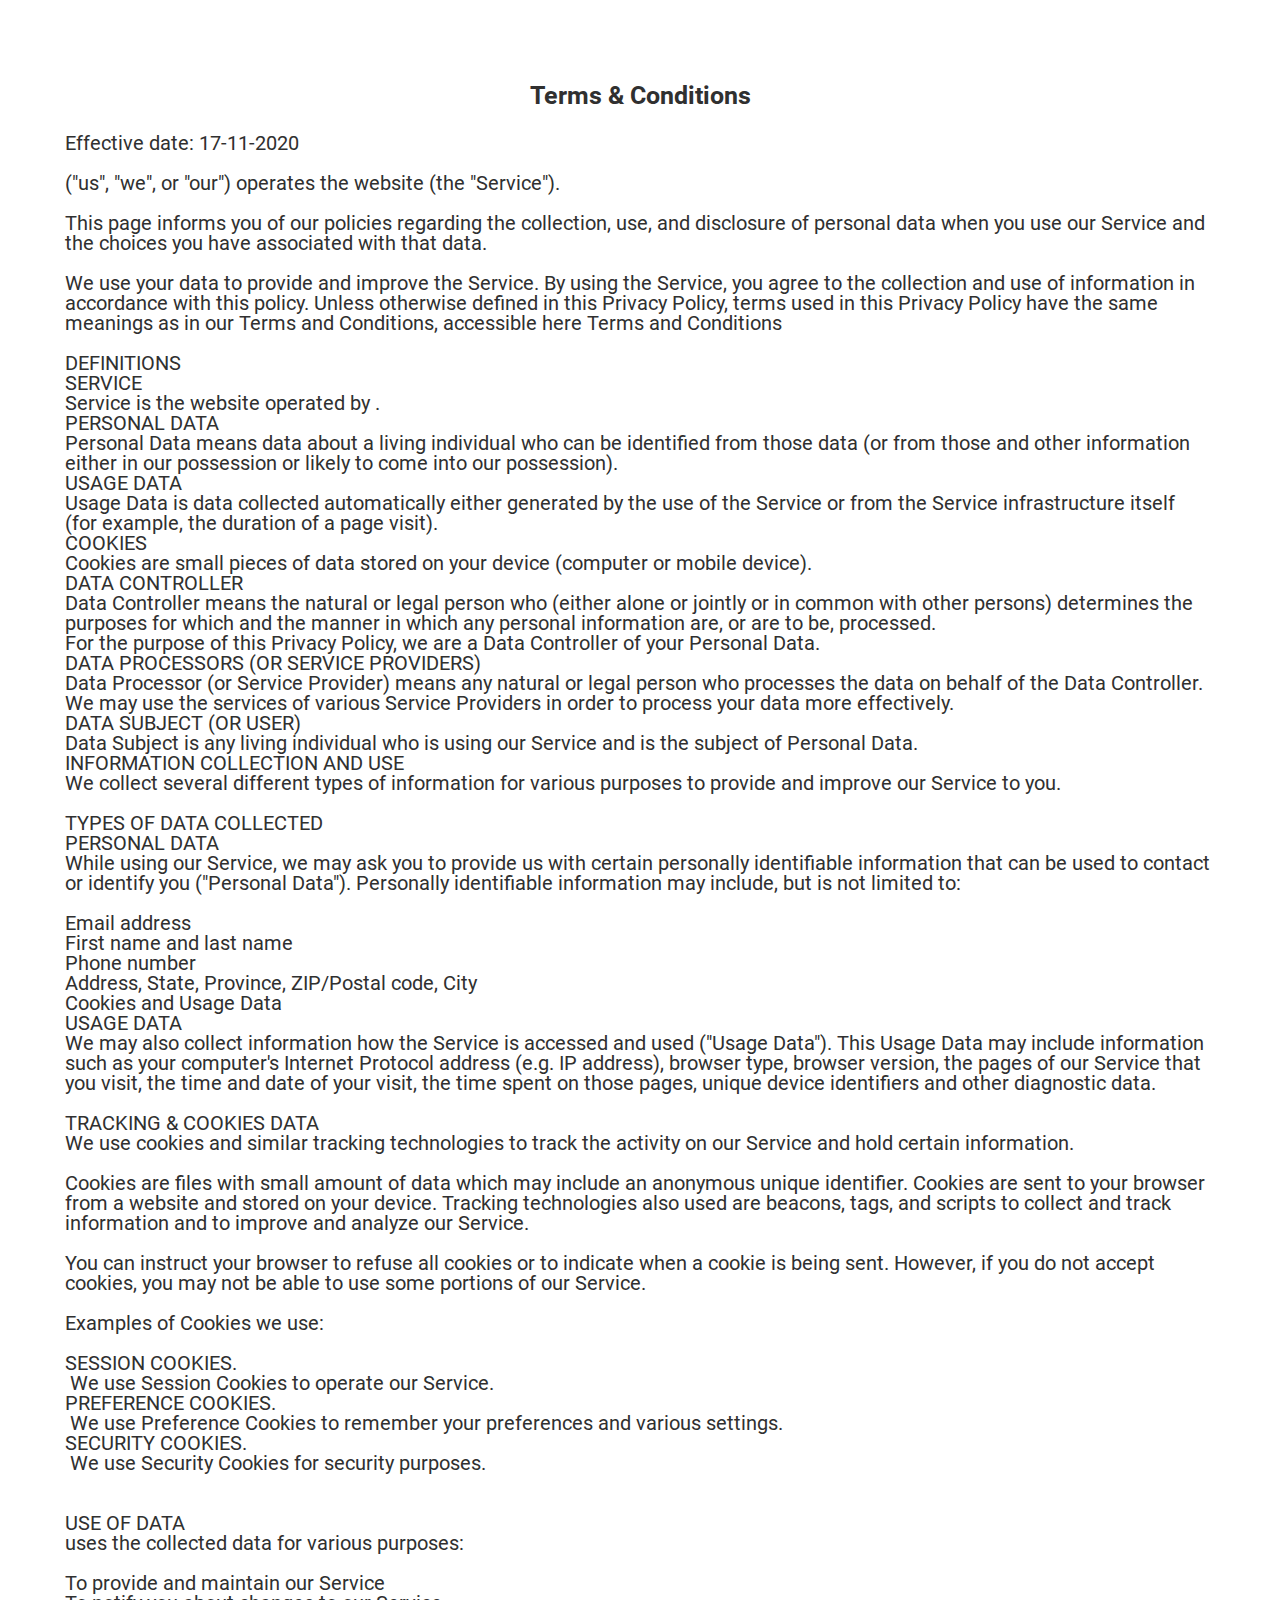
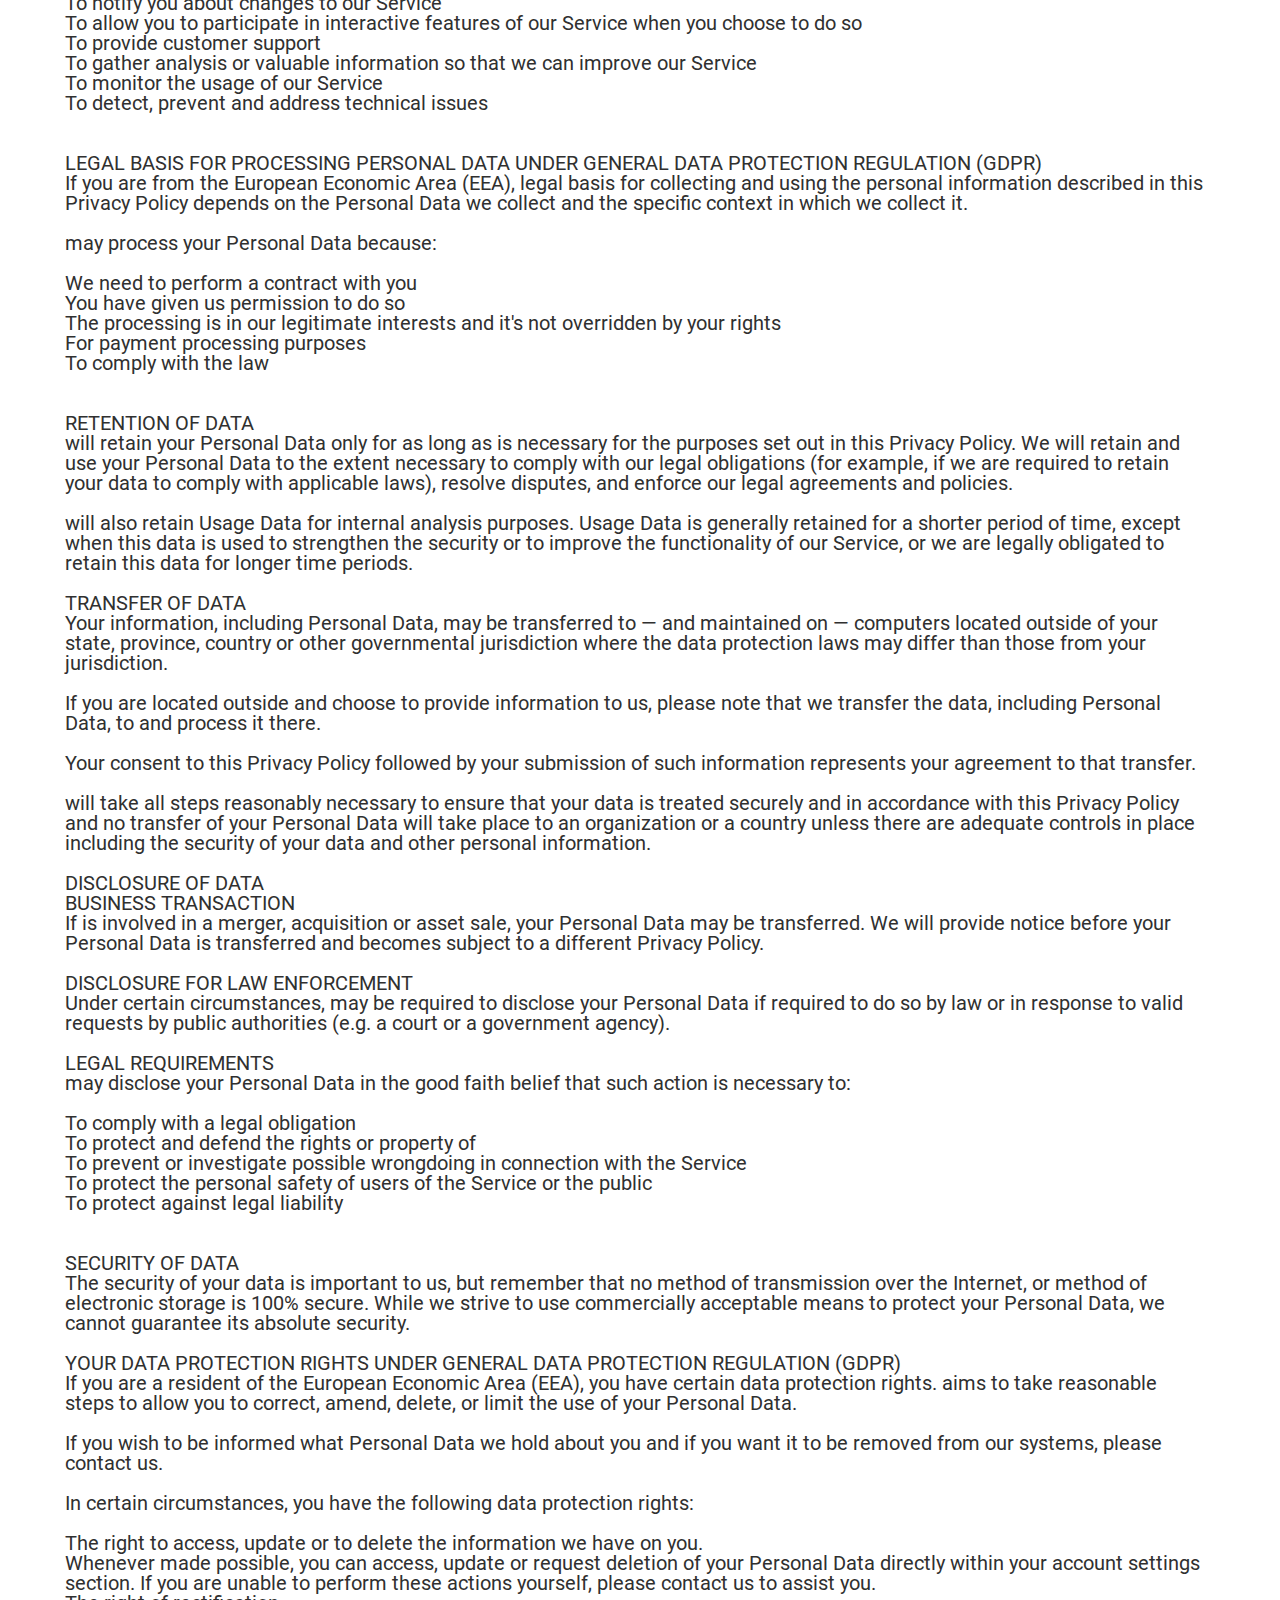
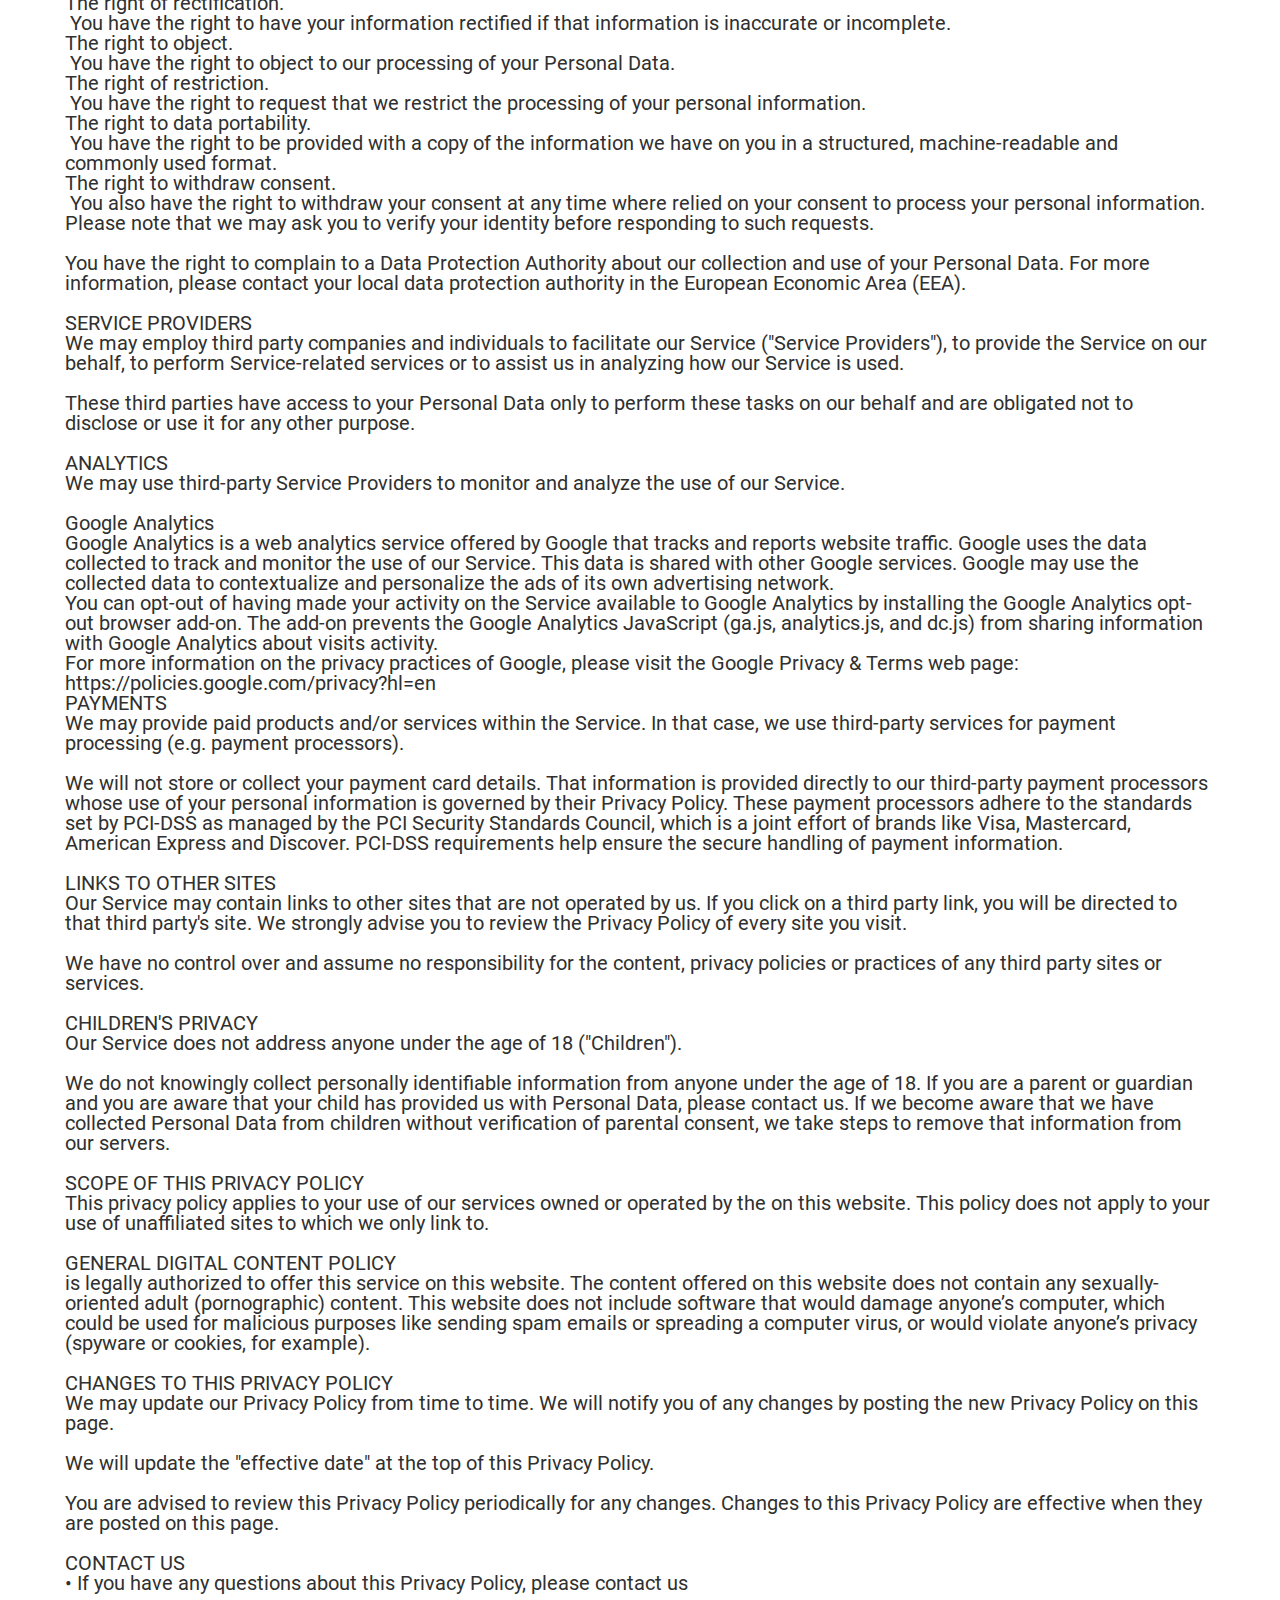
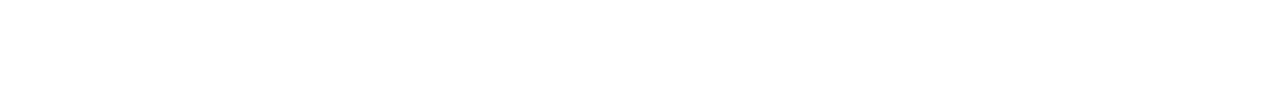
<file: UK/Terms-1720349857843127-1720780778941428-1720955677171896.html>
<!DOCTYPE html>
				<!-- This website was created in Funnelish. http://funnelish.com -->
				<!-- Last Published: 2024-07-14 11:14:37 +0000 UTC -->
				<html lang="en">
					<head>
	<meta http-equiv="Content-Type" content="text/html; charset=UTF-8"/>
						<title>Terms</title>
	<link rel="canonical" href="https://lwcaqdwksb.funnelish.com/UK/Terms-1720349857843127-1720780778941428-1720955677171896.html" />
						<meta http-equiv="X-UA-Compatible" content="ie=edge">
						<meta name="description" content="">
						<meta name="keywords" content="">
						<meta name="author" content="">
						<meta name="userid" content="50875">
						<meta name="pageid" content="1346223">
						<meta name="stepid" content="1210998">
						<meta name="funnelid" content="387579">
						<meta name="version" content="app-v1">
						<meta name="viewport" content="width=device-width, initial-scale=1.0" >
						<!-- FAVICON -->
						<link rel="icon" href="../img-sub/24682/206321/1707845970-package.png">
						<link rel="dns-prefetch" href="https://img.funnelish.com" crossorigin >
						<link rel="preconnect" href="https://img.funnelish.com" crossorigin >
						<link rel="preconnect" href="https://img.funnelish.com" >
						<link rel="dns-prefetch" href="https://img.funnelish.com" >
						<link rel="preconnect" href="https://images.funnelish.com" >
						<link rel="preconnect" href="https://img.youtube.com"  >
						<link rel="dns-prefetch" href="https://img.youtube.com" >
						<link rel="preload" href="../core.min.js" as="script" >
						<link rel="preload" href="../core.min.css" as="style" >
						<!-- Fonts -->
	<link rel="preconnect" href="https://fonts.gstatic.com" crossorigin>
	<style>
	</style>
	<style>
		/* https://fonts.googleapis.com/css?family=Roboto:400,700&display=swap&subset=all */
		@font-face{font-family:roboto;font-style:normal;font-weight:400;font-display:swap;src:url(../s/roboto/v30/KFOmCnqEu92Fr1Mu72xKOzY.woff)format('woff2');unicode-range:U+0460-052F,U+1C80-1C88,U+20B4,U+2DE0-2DFF,U+A640-A69F,U+FE2E-FE2F}@font-face{font-family:roboto;font-style:normal;font-weight:400;font-display:swap;src:url(../s/roboto/v30/KFOmCnqEu92Fr1Mu5mxKOzY.woff)format('woff2');unicode-range:U+0301,U+0400-045F,U+0490-0491,U+04B0-04B1,U+2116}@font-face{font-family:roboto;font-style:normal;font-weight:400;font-display:swap;src:url(../s/roboto/v30/KFOmCnqEu92Fr1Mu7mxKOzY.woff)format('woff2');unicode-range:U+1F00-1FFF}@font-face{font-family:roboto;font-style:normal;font-weight:400;font-display:swap;src:url(../s/roboto/v30/KFOmCnqEu92Fr1Mu4WxKOzY.woff)format('woff2');unicode-range:U+0370-0377,U+037A-037F,U+0384-038A,U+038C,U+038E-03A1,U+03A3-03FF}@font-face{font-family:roboto;font-style:normal;font-weight:400;font-display:swap;src:url(../s/roboto/v30/KFOmCnqEu92Fr1Mu7WxKOzY.woff)format('woff2');unicode-range:U+0102-0103,U+0110-0111,U+0128-0129,U+0168-0169,U+01A0-01A1,U+01AF-01B0,U+0300-0301,U+0303-0304,U+0308-0309,U+0323,U+0329,U+1EA0-1EF9,U+20AB}@font-face{font-family:roboto;font-style:normal;font-weight:400;font-display:swap;src:url(../s/roboto/v30/KFOmCnqEu92Fr1Mu7GxKOzY.woff)format('woff2');unicode-range:U+0100-02AF,U+0304,U+0308,U+0329,U+1E00-1E9F,U+1EF2-1EFF,U+2020,U+20A0-20AB,U+20AD-20C0,U+2113,U+2C60-2C7F,U+A720-A7FF}@font-face{font-family:roboto;font-style:normal;font-weight:400;font-display:swap;src:url(../s/roboto/v30/KFOmCnqEu92Fr1Mu4mxK.woff)format('woff2');unicode-range:U+0000-00FF,U+0131,U+0152-0153,U+02BB-02BC,U+02C6,U+02DA,U+02DC,U+0304,U+0308,U+0329,U+2000-206F,U+2074,U+20AC,U+2122,U+2191,U+2193,U+2212,U+2215,U+FEFF,U+FFFD}@font-face{font-family:roboto;font-style:normal;font-weight:700;font-display:swap;src:url(../s/roboto/v30/KFOlCnqEu92Fr1MmWUlfCRc4EsA.woff)format('woff2');unicode-range:U+0460-052F,U+1C80-1C88,U+20B4,U+2DE0-2DFF,U+A640-A69F,U+FE2E-FE2F}@font-face{font-family:roboto;font-style:normal;font-weight:700;font-display:swap;src:url(../s/roboto/v30/KFOlCnqEu92Fr1MmWUlfABc4EsA.woff)format('woff2');unicode-range:U+0301,U+0400-045F,U+0490-0491,U+04B0-04B1,U+2116}@font-face{font-family:roboto;font-style:normal;font-weight:700;font-display:swap;src:url(../s/roboto/v30/KFOlCnqEu92Fr1MmWUlfCBc4EsA.woff)format('woff2');unicode-range:U+1F00-1FFF}@font-face{font-family:roboto;font-style:normal;font-weight:700;font-display:swap;src:url(../s/roboto/v30/KFOlCnqEu92Fr1MmWUlfBxc4EsA.woff)format('woff2');unicode-range:U+0370-0377,U+037A-037F,U+0384-038A,U+038C,U+038E-03A1,U+03A3-03FF}@font-face{font-family:roboto;font-style:normal;font-weight:700;font-display:swap;src:url(../s/roboto/v30/KFOlCnqEu92Fr1MmWUlfCxc4EsA.woff)format('woff2');unicode-range:U+0102-0103,U+0110-0111,U+0128-0129,U+0168-0169,U+01A0-01A1,U+01AF-01B0,U+0300-0301,U+0303-0304,U+0308-0309,U+0323,U+0329,U+1EA0-1EF9,U+20AB}@font-face{font-family:roboto;font-style:normal;font-weight:700;font-display:swap;src:url(../s/roboto/v30/KFOlCnqEu92Fr1MmWUlfChc4EsA.woff)format('woff2');unicode-range:U+0100-02AF,U+0304,U+0308,U+0329,U+1E00-1E9F,U+1EF2-1EFF,U+2020,U+20A0-20AB,U+20AD-20C0,U+2113,U+2C60-2C7F,U+A720-A7FF}@font-face{font-family:roboto;font-style:normal;font-weight:700;font-display:swap;src:url(../s/roboto/v30/KFOlCnqEu92Fr1MmWUlfBBc4.woff)format('woff2');unicode-range:U+0000-00FF,U+0131,U+0152-0153,U+02BB-02BC,U+02C6,U+02DA,U+02DC,U+0304,U+0308,U+0329,U+2000-206F,U+2074,U+20AC,U+2122,U+2191,U+2193,U+2212,U+2215,U+FEFF,U+FFFD}
	</style>
						<!-- Funnel -->
						<script>let FUNNEL = {"id":387579,"name":"Ice Maker","currency_code":"EUR","test_mode":false};</script>
						<!-- Products -->
						<script>let PRODUCTS = null;</script>
						<!-- Step -->
						<script>let STEP = {"id":1210998,"created_at":"2024-07-14T11:14:37Z","updated_at":"2024-07-14T11:14:37Z","name":"Terms","path":"Terms-1720349857843127-1720780778941428-1720955677171896","type":6,"url":"LWCaqDWksb.funnelish.com/UK/Terms-1720349857843127-1720780778941428-1720955677171896","user_id":50875,"funnel_id":387579,"template_id":0,"order_index":3,"thumbnail_hash":"","domain_name":"LWCaqDWksb.funnelish.com","domain_id":1,"pages":null,"ab_type":"","cloning_products":null};</script>
						<!-- Apps Head -->
						<script>
	let APPS = [];
</script>
						<link async rel="stylesheet" href="../core.min.css" >
						<script>
							/*! lazysizes - v5.3.1 */
							!function(e){var t=function(u,D,f){"use strict";var k,H;if(function(){var e;var t={lazyClass:"lazyload",loadedClass:"lazyloaded",loadingClass:"lazyloading",preloadClass:"lazypreload",errorClass:"lazyerror",autosizesClass:"lazyautosizes",fastLoadedClass:"ls-is-cached",iframeLoadMode:0,srcAttr:"data-src",srcsetAttr:"data-srcset",sizesAttr:"data-sizes",minSize:40,customMedia:{},init:true,expFactor:1.5,hFac:.8,loadMode:2,loadHidden:true,ricTimeout:0,throttleDelay:125};H=u.lazySizesConfig||u.lazysizesConfig||{};for(e in t){if(!(e in H)){H[e]=t[e]}}}(),!D||!D.getElementsByClassName){return{init:function(){},cfg:H,noSupport:true}}var O=D.documentElement,i=u.HTMLPictureElement,P="addEventListener",$="getAttribute",q=u[P].bind(u),I=u.setTimeout,U=u.requestAnimationFrame||I,o=u.requestIdleCallback,j=/^picture$/i,r=["load","error","lazyincluded","_lazyloaded"],a={},G=Array.prototype.forEach,J=function(e,t){if(!a[t]){a[t]=new RegExp("(\\s|^)"+t+"(\\s|$)")}return a[t].test(e[$]("class")||"")&&a[t]},K=function(e,t){if(!J(e,t)){e.setAttribute("class",(e[$]("class")||"").trim()+" "+t)}},Q=function(e,t){var a;if(a=J(e,t)){e.setAttribute("class",(e[$]("class")||"").replace(a," "))}},V=function(t,a,e){var i=e?P:"removeEventListener";if(e){V(t,a)}r.forEach(function(e){t[i](e,a)})},X=function(e,t,a,i,r){var n=D.createEvent("Event");if(!a){a={}}a.instance=k;n.initEvent(t,!i,!r);n.detail=a;e.dispatchEvent(n);return n},Y=function(e,t){var a;if(!i&&(a=u.picturefill||H.pf)){if(t&&t.src&&!e[$]("srcset")){e.setAttribute("srcset",t.src)}a({reevaluate:true,elements:[e]})}else if(t&&t.src){e.src=t.src}},Z=function(e,t){return(getComputedStyle(e,null)||{})[t]},s=function(e,t,a){a=a||e.offsetWidth;while(a<H.minSize&&t&&!e._lazysizesWidth){a=t.offsetWidth;t=t.parentNode}return a},ee=function(){var a,i;var t=[];var r=[];var n=t;var s=function(){var e=n;n=t.length?r:t;a=true;i=false;while(e.length){e.shift()()}a=false};var e=function(e,t){if(a&&!t){e.apply(this,arguments)}else{n.push(e);if(!i){i=true;(D.hidden?I:U)(s)}}};e._lsFlush=s;return e}(),te=function(a,e){return e?function(){ee(a)}:function(){var e=this;var t=arguments;ee(function(){a.apply(e,t)})}},ae=function(e){var a;var i=0;var r=H.throttleDelay;var n=H.ricTimeout;var t=function(){a=false;i=f.now();e()};var s=o&&n>49?function(){o(t,{timeout:n});if(n!==H.ricTimeout){n=H.ricTimeout}}:te(function(){I(t)},true);return function(e){var t;if(e=e===true){n=33}if(a){return}a=true;t=r-(f.now()-i);if(t<0){t=0}if(e||t<9){s()}else{I(s,t)}}},ie=function(e){var t,a;var i=99;var r=function(){t=null;e()};var n=function(){var e=f.now()-a;if(e<i){I(n,i-e)}else{(o||r)(r)}};return function(){a=f.now();if(!t){t=I(n,i)}}},e=function(){var v,m,c,h,e;var y,z,g,p,C,b,A;var n=/^img$/i;var d=/^iframe$/i;var E="onscroll"in u&&!/(gle|ing)bot/.test(navigator.userAgent);var _=0;var w=0;var M=0;var N=-1;var L=function(e){M--;if(!e||M<0||!e.target){M=0}};var x=function(e){if(A==null){A=Z(D.body,"visibility")=="hidden"}return A||!(Z(e.parentNode,"visibility")=="hidden"&&Z(e,"visibility")=="hidden")};var W=function(e,t){var a;var i=e;var r=x(e);g-=t;b+=t;p-=t;C+=t;while(r&&(i=i.offsetParent)&&i!=D.body&&i!=O){r=(Z(i,"opacity")||1)>0;if(r&&Z(i,"overflow")!="visible"){a=i.getBoundingClientRect();r=C>a.left&&p<a.right&&b>a.top-1&&g<a.bottom+1}}return r};var t=function(){var e,t,a,i,r,n,s,o,l,u,f,c;var d=k.elements;if((h=H.loadMode)&&M<8&&(e=d.length)){t=0;N++;for(;t<e;t++){if(!d[t]||d[t]._lazyRace){continue}if(!E||k.prematureUnveil&&k.prematureUnveil(d[t])){R(d[t]);continue}if(!(o=d[t][$]("data-expand"))||!(n=o*1)){n=w}if(!u){u=!H.expand||H.expand<1?O.clientHeight>500&&O.clientWidth>500?500:370:H.expand;k._defEx=u;f=u*H.expFactor;c=H.hFac;A=null;if(w<f&&M<1&&N>2&&h>2&&!D.hidden){w=f;N=0}else if(h>1&&N>1&&M<6){w=u}else{w=_}}if(l!==n){y=innerWidth+n*c;z=innerHeight+n;s=n*-1;l=n}a=d[t].getBoundingClientRect();if((b=a.bottom)>=s&&(g=a.top)<=z&&(C=a.right)>=s*c&&(p=a.left)<=y&&(b||C||p||g)&&(H.loadHidden||x(d[t]))&&(m&&M<3&&!o&&(h<3||N<4)||W(d[t],n))){R(d[t]);r=true;if(M>9){break}}else if(!r&&m&&!i&&M<4&&N<4&&h>2&&(v[0]||H.preloadAfterLoad)&&(v[0]||!o&&(b||C||p||g||d[t][$](H.sizesAttr)!="auto"))){i=v[0]||d[t]}}if(i&&!r){R(i)}}};var a=ae(t);var S=function(e){var t=e.target;if(t._lazyCache){delete t._lazyCache;return}L(e);K(t,H.loadedClass);Q(t,H.loadingClass);V(t,B);X(t,"lazyloaded")};var i=te(S);var B=function(e){i({target:e.target})};var T=function(e,t){var a=e.getAttribute("data-load-mode")||H.iframeLoadMode;if(a==0){e.contentWindow.location.replace(t)}else if(a==1){e.src=t}};var F=function(e){var t;var a=e[$](H.srcsetAttr);if(t=H.customMedia[e[$]("data-media")||e[$]("media")]){e.setAttribute("media",t)}if(a){e.setAttribute("srcset",a)}};var s=te(function(t,e,a,i,r){var n,s,o,l,u,f;if(!(u=X(t,"lazybeforeunveil",e)).defaultPrevented){if(i){if(a){K(t,H.autosizesClass)}else{t.setAttribute("sizes",i)}}s=t[$](H.srcsetAttr);n=t[$](H.srcAttr);if(r){o=t.parentNode;l=o&&j.test(o.nodeName||"")}f=e.firesLoad||"src"in t&&(s||n||l);u={target:t};K(t,H.loadingClass);if(f){clearTimeout(c);c=I(L,2500);V(t,B,true)}if(l){G.call(o.getElementsByTagName("source"),F)}if(s){t.setAttribute("srcset",s)}else if(n&&!l){if(d.test(t.nodeName)){T(t,n)}else{t.src=n}}if(r&&(s||l)){Y(t,{src:n})}}if(t._lazyRace){delete t._lazyRace}Q(t,H.lazyClass);ee(function(){var e=t.complete&&t.naturalWidth>1;if(!f||e){if(e){K(t,H.fastLoadedClass)}S(u);t._lazyCache=true;I(function(){if("_lazyCache"in t){delete t._lazyCache}},9)}if(t.loading=="lazy"){M--}},true)});var R=function(e){if(e._lazyRace){return}var t;var a=n.test(e.nodeName);var i=a&&(e[$](H.sizesAttr)||e[$]("sizes"));var r=i=="auto";if((r||!m)&&a&&(e[$]("src")||e.srcset)&&!e.complete&&!J(e,H.errorClass)&&J(e,H.lazyClass)){return}t=X(e,"lazyunveilread").detail;if(r){re.updateElem(e,true,e.offsetWidth)}e._lazyRace=true;M++;s(e,t,r,i,a)};var r=ie(function(){H.loadMode=3;a()});var o=function(){if(H.loadMode==3){H.loadMode=2}r()};var l=function(){if(m){return}if(f.now()-e<999){I(l,999);return}m=true;H.loadMode=3;a();q("scroll",o,true)};return{_:function(){e=f.now();k.elements=D.getElementsByClassName(H.lazyClass);v=D.getElementsByClassName(H.lazyClass+" "+H.preloadClass);q("scroll",a,true);q("resize",a,true);q("pageshow",function(e){if(e.persisted){var t=D.querySelectorAll("."+H.loadingClass);if(t.length&&t.forEach){U(function(){t.forEach(function(e){if(e.complete){R(e)}})})}}});if(u.MutationObserver){new MutationObserver(a).observe(O,{childList:true,subtree:true,attributes:true})}else{O[P]("DOMNodeInserted",a,true);O[P]("DOMAttrModified",a,true);setInterval(a,999)}q("hashchange",a,true);["focus","mouseover","click","load","transitionend","animationend"].forEach(function(e){D[P](e,a,true)});if(/d$|^c/.test(D.readyState)){l()}else{q("load",l);D[P]("DOMContentLoaded",a);I(l,2e4)}if(k.elements.length){t();ee._lsFlush()}else{a()}},checkElems:a,unveil:R,_aLSL:o}}(),re=function(){var a;var n=te(function(e,t,a,i){var r,n,s;e._lazysizesWidth=i;i+="px";e.setAttribute("sizes",i);if(j.test(t.nodeName||"")){r=t.getElementsByTagName("source");for(n=0,s=r.length;n<s;n++){r[n].setAttribute("sizes",i)}}if(!a.detail.dataAttr){Y(e,a.detail)}});var i=function(e,t,a){var i;var r=e.parentNode;if(r){a=s(e,r,a);i=X(e,"lazybeforesizes",{width:a,dataAttr:!!t});if(!i.defaultPrevented){a=i.detail.width;if(a&&a!==e._lazysizesWidth){n(e,r,i,a)}}}};var e=function(){var e;var t=a.length;if(t){e=0;for(;e<t;e++){i(a[e])}}};var t=ie(e);return{_:function(){a=D.getElementsByClassName(H.autosizesClass);q("resize",t)},checkElems:t,updateElem:i}}(),t=function(){if(!t.i&&D.getElementsByClassName){t.i=true;re._();e._()}};return I(function(){H.init&&t()}),k={cfg:H,autoSizer:re,loader:e,init:t,uP:Y,aC:K,rC:Q,hC:J,fire:X,gW:s,rAF:ee}}(e,e.document,Date);e.lazySizes=t,"object"==typeof module&&module.exports&&(module.exports=t)}("undefined"!=typeof window?window:{});
						</script>
						<!-- Custom CSS -->
						<style>/* CSS */
    </style>
						<!-- Funnel - Lazy Tracking Codes -->
						<script>let LAZY_CODES = [];</script>
						<!-- Funnel - Custom Tracking Codes (Head) -->
						<!-- Custom JS (Head) -->
					</head>
					<body>
						<div id=render-table class="main_wrapper_main desktop_grid" style="background-color: rgb(255, 255, 255); background-size: auto; background-repeat: no-repeat; padding: 68px 30px 100px; border-width: 0px; border-style: solid; border-color: transparent; color: rgb(37, 42, 50); font-family: Roboto; font-size: 14px;"><main class=main-wrapper><section data-v-6bea8f81 data-eid=564124 id=564124 class="section full" style="background-size: auto; background-repeat: no-repeat;"><div data-v-4b3acc2c data-v-6bea8f81 data-eid=994851 id=994851 class=section_row style="border-width: 0px; border-style: solid; border-color: transparent; color: rgb(48, 48, 48); font-size: 14px; text-align: initial; margin: 0px; padding: 0px; background-size: auto; background-repeat: no-repeat;"><div data-v-796cd32d data-v-4b3acc2c class=row-column style="width: 100%;"><div data-v-7da0ed78 data-v-796cd32d data-eid=80299 class=element-wrapper><div data-v-7da0ed78 class="headline el-80299" style="line-height: 1; margin: 10px 0px 0px; padding: 5px; text-shadow: transparent 0px 0px 0px;"><style> .el-80299  {
    font-size: 25px;
    text-align: center;
} </style><div class=headline-inner><h2><strong>Terms & Conditions</strong></h2></div></div></div><div data-v-7da0ed78 data-v-796cd32d data-eid=570434 class=element-wrapper><div data-v-7da0ed78 class="paragraph el-570434" style="line-height: 1; margin: 10px 0px 0px; padding: 10px; text-shadow: transparent 0px 0px 0px;"><style> .el-570434  {
    font-size: 20px;
    text-align: left;
} </style><div class=paragraph-inner><p>Effective date: 17-11-2020<p><br><p>("us", "we", or "our") operates the website (the "Service").<p><br><p>This page informs you of our policies regarding the collection, use, and disclosure of personal data when you use our Service and the choices you have associated with that data.<p><br><p>We use your data to provide and improve the Service. By using the Service, you agree to the collection and use of information in accordance with this policy. Unless otherwise defined in this Privacy Policy, terms used in this Privacy Policy have the same meanings as in our Terms and Conditions, accessible here Terms and Conditions<p><br><p>DEFINITIONS<p>SERVICE<p>Service is the website operated by .<p>PERSONAL DATA<p>Personal Data means data about a living individual who can be identified from those data (or from those and other information either in our possession or likely to come into our possession).<p>USAGE DATA<p>Usage Data is data collected automatically either generated by the use of the Service or from the Service infrastructure itself (for example, the duration of a page visit).<p>COOKIES<p>Cookies are small pieces of data stored on your device (computer or mobile device).<p>DATA CONTROLLER<p>Data Controller means the natural or legal person who (either alone or jointly or in common with other persons) determines the purposes for which and the manner in which any personal information are, or are to be, processed.<p>For the purpose of this Privacy Policy, we are a Data Controller of your Personal Data.<p>DATA PROCESSORS (OR SERVICE PROVIDERS)<p>Data Processor (or Service Provider) means any natural or legal person who processes the data on behalf of the Data Controller. We may use the services of various Service Providers in order to process your data more effectively.<p>DATA SUBJECT (OR USER)<p>Data Subject is any living individual who is using our Service and is the subject of Personal Data.<p>INFORMATION COLLECTION AND USE<p>We collect several different types of information for various purposes to provide and improve our Service to you.<p><br><p>TYPES OF DATA COLLECTED<p>PERSONAL DATA<p>While using our Service, we may ask you to provide us with certain personally identifiable information that can be used to contact or identify you ("Personal Data"). Personally identifiable information may include, but is not limited to:<p><br><p>Email address<p>First name and last name<p>Phone number<p>Address, State, Province, ZIP/Postal code, City<p>Cookies and Usage Data<p>USAGE DATA<p>We may also collect information how the Service is accessed and used ("Usage Data"). This Usage Data may include information such as your computer's Internet Protocol address (e.g. IP address), browser type, browser version, the pages of our Service that you visit, the time and date of your visit, the time spent on those pages, unique device identifiers and other diagnostic data.<p><br><p>TRACKING & COOKIES DATA<p>We use cookies and similar tracking technologies to track the activity on our Service and hold certain information.<p><br><p>Cookies are files with small amount of data which may include an anonymous unique identifier. Cookies are sent to your browser from a website and stored on your device. Tracking technologies also used are beacons, tags, and scripts to collect and track information and to improve and analyze our Service.<p><br><p>You can instruct your browser to refuse all cookies or to indicate when a cookie is being sent. However, if you do not accept cookies, you may not be able to use some portions of our Service.<p><br><p>Examples of Cookies we use:<p><br><p>SESSION COOKIES.<p>&nbsp;We use Session Cookies to operate our Service.<p>PREFERENCE COOKIES.<p>&nbsp;We use Preference Cookies to remember your preferences and various settings.<p>SECURITY COOKIES.<p>&nbsp;We use Security Cookies for security purposes.<p><br><p><br><p>USE OF DATA<p>uses the collected data for various purposes:<p><br><p>To provide and maintain our Service<p>To notify you about changes to our Service<p>To allow you to participate in interactive features of our Service when you choose to do so<p>To provide customer support<p>To gather analysis or valuable information so that we can improve our Service<p>To monitor the usage of our Service<p>To detect, prevent and address technical issues<p><br><p><br><p>LEGAL BASIS FOR PROCESSING PERSONAL DATA UNDER GENERAL DATA PROTECTION REGULATION (GDPR)<p>If you are from the European Economic Area (EEA), legal basis for collecting and using the personal information described in this Privacy Policy depends on the Personal Data we collect and the specific context in which we collect it.<p><br><p>may process your Personal Data because:<p><br><p>We need to perform a contract with you<p>You have given us permission to do so<p>The processing is in our legitimate interests and it's not overridden by your rights<p>For payment processing purposes<p>To comply with the law<p><br><p><br><p>RETENTION OF DATA<p>will retain your Personal Data only for as long as is necessary for the purposes set out in this Privacy Policy. We will retain and use your Personal Data to the extent necessary to comply with our legal obligations (for example, if we are required to retain your data to comply with applicable laws), resolve disputes, and enforce our legal agreements and policies.<p><br><p>will also retain Usage Data for internal analysis purposes. Usage Data is generally retained for a shorter period of time, except when this data is used to strengthen the security or to improve the functionality of our Service, or we are legally obligated to retain this data for longer time periods.<p><br><p>TRANSFER OF DATA<p>Your information, including Personal Data, may be transferred to — and maintained on — computers located outside of your state, province, country or other governmental jurisdiction where the data protection laws may differ than those from your jurisdiction.<p><br><p>If you are located outside and choose to provide information to us, please note that we transfer the data, including Personal Data, to and process it there.<p><br><p>Your consent to this Privacy Policy followed by your submission of such information represents your agreement to that transfer.<p><br><p>will take all steps reasonably necessary to ensure that your data is treated securely and in accordance with this Privacy Policy and no transfer of your Personal Data will take place to an organization or a country unless there are adequate controls in place including the security of your data and other personal information.<p><br><p>DISCLOSURE OF DATA<p>BUSINESS TRANSACTION<p>If is involved in a merger, acquisition or asset sale, your Personal Data may be transferred. We will provide notice before your Personal Data is transferred and becomes subject to a different Privacy Policy.<p><br><p>DISCLOSURE FOR LAW ENFORCEMENT<p>Under certain circumstances, may be required to disclose your Personal Data if required to do so by law or in response to valid requests by public authorities (e.g. a court or a government agency).<p><br><p>LEGAL REQUIREMENTS<p>may disclose your Personal Data in the good faith belief that such action is necessary to:<p><br><p>To comply with a legal obligation<p>To protect and defend the rights or property of<p>To prevent or investigate possible wrongdoing in connection with the Service<p>To protect the personal safety of users of the Service or the public<p>To protect against legal liability<p><br><p><br><p>SECURITY OF DATA<p>The security of your data is important to us, but remember that no method of transmission over the Internet, or method of electronic storage is 100% secure. While we strive to use commercially acceptable means to protect your Personal Data, we cannot guarantee its absolute security.<p><br><p>YOUR DATA PROTECTION RIGHTS UNDER GENERAL DATA PROTECTION REGULATION (GDPR)<p>If you are a resident of the European Economic Area (EEA), you have certain data protection rights. aims to take reasonable steps to allow you to correct, amend, delete, or limit the use of your Personal Data.<p><br><p>If you wish to be informed what Personal Data we hold about you and if you want it to be removed from our systems, please contact us.<p><br><p>In certain circumstances, you have the following data protection rights:<p><br><p>The right to access, update or to delete the information we have on you.<p>Whenever made possible, you can access, update or request deletion of your Personal Data directly within your account settings section. If you are unable to perform these actions yourself, please contact us to assist you.<p>The right of rectification.<p>&nbsp;You have the right to have your information rectified if that information is inaccurate or incomplete.<p>The right to object.<p>&nbsp;You have the right to object to our processing of your Personal Data.<p>The right of restriction.<p>&nbsp;You have the right to request that we restrict the processing of your personal information.<p>The right to data portability.<p>&nbsp;You have the right to be provided with a copy of the information we have on you in a structured, machine-readable and commonly used format.<p>The right to withdraw consent.<p>&nbsp;You also have the right to withdraw your consent at any time where relied on your consent to process your personal information.<p>Please note that we may ask you to verify your identity before responding to such requests.<p><br><p>You have the right to complain to a Data Protection Authority about our collection and use of your Personal Data. For more information, please contact your local data protection authority in the European Economic Area (EEA).<p><br><p>SERVICE PROVIDERS<p>We may employ third party companies and individuals to facilitate our Service ("Service Providers"), to provide the Service on our behalf, to perform Service-related services or to assist us in analyzing how our Service is used.<p><br><p>These third parties have access to your Personal Data only to perform these tasks on our behalf and are obligated not to disclose or use it for any other purpose.<p><br><p>ANALYTICS<p>We may use third-party Service Providers to monitor and analyze the use of our Service.<p><br><p>Google Analytics<p>Google Analytics is a web analytics service offered by Google that tracks and reports website traffic. Google uses the data collected to track and monitor the use of our Service. This data is shared with other Google services. Google may use the collected data to contextualize and personalize the ads of its own advertising network.<p>You can opt-out of having made your activity on the Service available to Google Analytics by installing the Google Analytics opt-out browser add-on. The add-on prevents the Google Analytics JavaScript (ga.js, analytics.js, and dc.js) from sharing information with Google Analytics about visits activity.<p>For more information on the privacy practices of Google, please visit the Google Privacy & Terms web page: https://policies.google.com/privacy?hl=en<p>PAYMENTS<p>We may provide paid products and/or services within the Service. In that case, we use third-party services for payment processing (e.g. payment processors).<p><br><p>We will not store or collect your payment card details. That information is provided directly to our third-party payment processors whose use of your personal information is governed by their Privacy Policy. These payment processors adhere to the standards set by PCI-DSS as managed by the PCI Security Standards Council, which is a joint effort of brands like Visa, Mastercard, American Express and Discover. PCI-DSS requirements help ensure the secure handling of payment information.<p><br><p>LINKS TO OTHER SITES<p>Our Service may contain links to other sites that are not operated by us. If you click on a third party link, you will be directed to that third party's site. We strongly advise you to review the Privacy Policy of every site you visit.<p><br><p>We have no control over and assume no responsibility for the content, privacy policies or practices of any third party sites or services.<p><br><p>CHILDREN'S PRIVACY<p>Our Service does not address anyone under the age of 18 ("Children").<p><br><p>We do not knowingly collect personally identifiable information from anyone under the age of 18. If you are a parent or guardian and you are aware that your child has provided us with Personal Data, please contact us. If we become aware that we have collected Personal Data from children without verification of parental consent, we take steps to remove that information from our servers.<p><br><p>SCOPE OF THIS PRIVACY POLICY<p>This privacy policy applies to your use of our services owned or operated by the on this website. This policy does not apply to your use of unaffiliated sites to which we only link to.<p><br><p>GENERAL DIGITAL CONTENT POLICY<p>is legally authorized to offer this service on this website. The content offered on this website does not contain any sexually-oriented adult (pornographic) content. This website does not include software that would damage anyone’s computer, which could be used for malicious purposes like sending spam emails or spreading a computer virus, or would violate anyone’s privacy (spyware or cookies, for example).<p><br><p>CHANGES TO THIS PRIVACY POLICY<p>We may update our Privacy Policy from time to time. We will notify you of any changes by posting the new Privacy Policy on this page.<p><br><p>We will update the "effective date" at the top of this Privacy Policy.<p><br><p>You are advised to review this Privacy Policy periodically for any changes. Changes to this Privacy Policy are effective when they are posted on this page.<p><br><p>CONTACT US<ul><li>If you have any questions about this Privacy Policy, please contact us</ul></div></div></div></div></div></section></main></div><style id=el-hover-styles></style>
						<!-- Apps Body -->
						<!-- Popups -->
						<script src="../core.min.js" type="application/javascript"></script>
						<!-- Icons -->
						<svg style="display:none !important;visibility:hidden !important;width:0 !important;height:0 !important;" viewBox="0 0 24 24" fill="currentColor" xmlns="http://www.w3.org/2000/svg"> </svg> 
						<!-- Funnel - Custom Tracking Codes (Body) -->
						<!-- Custom JS (Body) -->
					</body>
				</html>
</file>
<file: core.min.css>
@charset "UTF-8";@keyframes move{0%{background-position:0 0}to{background-position:50px 50px}}@keyframes animatetop{0%{top:-300px;opacity:0}to{top:0;opacity:1}}.two-step-form{width:100%;display:flex;justify-content:center}.two-step-form .tsf-inner{width:100%;background:#fff;border:2px solid #449cf4;box-shadow:0 2px 2px RGB(211 214 215/20%),0 4px 4px RGB(211 214 215/20%),0 16px 16px RGB(211 214 215/20%),0 32px 32px RGB(211 214 215/20%),0 64px 64px RGB(211 214 215/20%);border-radius:16px;padding:15px;margin:0 auto}.two-step-form .form_body{background:inherit}.two-step-form .tsf-header{display:flex;align-items:center;justify-content:space-evenly;margin-bottom:10px;flex-wrap:nowrap}.two-step-form .tsf-header .tsf-item{display:flex;align-items:center;width:50%;margin:0 3px}.two-step-form .tsf-header .tsf-item .right{text-align:left}.two-step-form .tsf-header .tsf-item .right h3{font-weight:500;font-size:18px;line-height:150%;letter-spacing:.02em;color:#252a32;cursor:text}.two-step-form .tsf-header .tsf-item .right span{font-weight:400;font-size:13px;line-height:150%;letter-spacing:.02em;color:#c5c7d2}.two-step-form .tsf-header .tsf-item .tsf-number{min-width:40px;min-height:40px;font-weight:700;font-size:22px;line-height:150%;letter-spacing:.02em;color:#fff;margin-right:10px;display:flex;align-items:center;justify-content:center;border-radius:6px;transition:.3s all ease-in-out;cursor:pointer}.two-step-form .tsf-header .tsf-item .tsf-number:hover{opacity:.7}.two-step-form .tsf-step_1,.two-step-form .tsf-step_2{width:100%;padding:0 10px;background:inherit}.two-step-form .tsf-back{margin-top:20px;display:none;align-items:center;width:fit-content;font-size:12px;color:#adafb5;cursor:pointer}.two-step-form .tsf-back:hover{color:#7d7f85}.two-step-form .tsf-back span{margin-left:5px}.two-step-form .icon-back,.two-step-form .icon-check{background-repeat:no-repeat;background-position:center}.two-step-form .icon-check{background-image:url(~/public/img/success-check.svg);width:21px;height:21px;display:none}.two-step-form .icon-back{background-image:url(~/public/img/back.svg);width:15px;height:15px}.two-step-form.step-1 .tsf-step_1{display:block}.two-step-form.step-1 .tsf-step_2{display:none}.two-step-form.step-1 .tsf-header .tsf-item:first-child .tsf-number{background:#4368e0}.two-step-form.step-1 .tsf-header .tsf-item:last-child .tsf-number{background:#e4e6f1;color:#97aacd}.two-step-form.step-2 .tsf-back{display:flex}.two-step-form.step-2 .tsf-step_1{display:none}.two-step-form.step-2 .tsf-step_2{display:block}.two-step-form.step-2 .tsf-header .tsf-item:first-child .tsf-number{background:#15d7ae}.two-step-form.step-2 .tsf-header .tsf-item:first-child .tsf-number .icon-check{display:block}.two-step-form.step-2 .tsf-header .tsf-item:first-child .tsf-number .step_number{display:none}.two-step-form.step-2 .tsf-header .tsf-item:last-child .tsf-number{background:#4368e0}select{width:100%;padding:11px 13px;font-size:inherit;font-family:inherit;font-weight:inherit;border:1px solid #57585d;border-radius:6px}.form-element .fe-select select::-ms-expand,select::-ms-expand{display:none}.form-element .fe-select.loading{pointer-events:none;opacity:.4}.form-element .fe-select.loading .spinner{position:absolute;left:calc(50% - 14px);top:calc(50% - 14px)}.paragraph{width:100%;font-size:18px;word-break:break-word;white-space:break-spaces}.headline .headline-inner,.paragraph .paragraph-inner{width:100%}.paragraph a *,.paragraph a[href*="#no-link"] *,.paragraph a[href*="#yes-link"] *{pointer-events:none}.paragraph a{color:inherit;font-weight:inherit;font-size:inherit;font-style:inherit}blockquote,h6,ol,p,pre{margin:0;padding:0}blockquote,h1,h2,h3,h4,h5,h6,ol,p,pre,ul{counter-reset:list-1 list-2 list-3 list-4 list-5 list-6 list-7 list-8 list-9}ol,ul{padding-left:0!important}.headline *,.order-bump *,.paragraph *{line-height:inherit;letter-spacing:inherit;font-size:inherit;font-family:inherit}.headline li::before,.order-bump li::before,.paragraph li::before{margin-left:0;margin-right:5px;text-align:right;display:inline-block;white-space:nowrap}.headline ul>li::before,.order-bump ul>li::before,.paragraph ul>li::before{content:"•"}.headline ol li,.headline ul li,.order-bump ol li,.order-bump ul li,.paragraph ol li,.paragraph ul li{padding-left:0}.headline ol li,.order-bump ol li,.paragraph ol li{counter-increment:list-0}.headline ol>li,.headline ul>li,.order-bump ol>li,.order-bump ul>li,.paragraph ol>li,.paragraph ul>li{list-style-type:none}.headline ol li:before,.order-bump ol li:before,.paragraph ol li:before{content:counter(list-0,decimal)". "}.dir-rtl .headline li::before,.dir-rtl .order-bump li::before,.dir-rtl .paragraph li::before{text-align:left;margin-right:0;margin-left:5px}.headline{width:100%;font-size:25px;word-break:break-word;white-space:break-spaces}.menu{text-align:center;display:flex;flex-direction:row}.menu li{margin:5px;display:inline-block;text-decoration:inherit}.menu li,.menu li a,.menu li a *{color:inherit}.menu li a *{pointer-events:none}.btn,.menu-container{display:flex;flex-direction:column}.menu-container{width:100%;align-items:center}.btn{cursor:pointer;border:0;outline:0;font-weight:500;font-size:14px;line-height:1.2;letter-spacing:.02em;color:#f6f9fe;background:#4368e0;border-radius:4px;padding:10px 30px;transition:.15s all ease-in-out;transition-property:all;transition-duration:.2s;transition-timing-function:ease-in-out;position:relative;box-shadow:RGB(37 42 50/32%)0 1px 4px 1px}.btn.btn-v2 p,.btn.btn-v2 span{white-space:normal}.btn.btn-v2 span{vertical-align:middle;display:inline-flex}.btn.btn-v2 span[data-type=icon].left{float:left}.btn.btn-v2 span[data-type=icon].right{float:right}.btn.btn-v2 span[data-type=icon] svg{height:1em;width:1em;fill:currentColor}.btn.btn-v2 p:empty::before{content:"";display:inline-block}.btn.brdr_btn{color:#4368e0;background:#fff;border:1px solid #4368e0;padding:9px 30px}.btn .btn-headline{pointer-events:none;word-break:break-word}.btn .btn-sub-headline{display:block;font-size:12px;pointer-events:none;margin-top:10px}.btn.loading,.img a img{pointer-events:none}.btn.loading .btn-headline:not(.spinner),.btn.loading .btn-sub-headline{opacity:.4}.btn.loading .spinner{position:absolute;left:calc(50% - 14px);top:calc(50% - 14px)}.btn.block{width:100%}.btn-container{width:100%;align-items:center}.btn-container,.link-wrapper,.spacer{display:flex;flex-direction:column}.spacer{flex:1}.spacer .inner-spacer{box-sizing:border-box;border-top:2px solid #57585d;width:100%;display:block}.spacer .sp-label{font-weight:500;font-size:13px;line-height:150%;letter-spacing:.02em;color:#252a32;display:block;width:fit-content;margin-bottom:0;max-width:100%}.link-wrapper{width:100%}.link{background:0 0;display:block;transition-property:all;transition-duration:.2s;transition-timing-function:ease-in-out}#render-table,.link,.social{text-align:center}.social li{display:inline-block;margin:0 15px}.social li a{transition:.15s;color:#4368e0}.social li a:hover{color:#116dff}.social li a img{width:30px;height:30px;min-width:30px;min-height:30px;border-radius:50%;display:flex;align-items:center;justify-content:center;overflow:hidden}.social-container{flex-direction:column;display:flex;width:100%}.custom{width:100%}.custom .custom_render_block{width:100%;min-height:30px}.custom_render_block{width:100%;text-align:left}.progress-bar-wrpr{position:relative;width:100%;display:flex;justify-content:center}.progress-bar{box-sizing:content-box;position:relative;background:#555;border-radius:25px;padding:10px;box-shadow:inset 0-1px 1px rgba(255,255,255,.3);flex:1;display:flex;overflow:hidden}.progress-bar .pb-inner{flex:1;position:relative;text-decoration:inherit;font-weight:inherit;font-family:inherit;font-size:inherit}.progress-bar .pb-fill{display:block;height:100%;border-top-right-radius:8px;border-bottom-right-radius:8px;border-top-left-radius:20px;border-bottom-left-radius:20px;background-color:RGB(43,194,83);background-image:linear-gradient(RGB(43,194,83) 37%,RGB(84,240,84) 69%);box-shadow:inset 0 2px 9px rgba(255,255,255,.3),inset 0-2px 6px rgba(0,0,0,.4);position:relative;overflow:hidden}.progress-bar:not(.pb-simple) .pb-fill:after{content:"";position:absolute;top:0;left:0;bottom:0;right:0;background-image:linear-gradient(-45deg,rgba(255,255,255,.2) 25%,transparent 25%,transparent 50%,rgba(255,255,255,.2) 50%,rgba(255,255,255,.2) 75%,transparent 75%,transparent);z-index:1;background-size:50px 50px;border-top-right-radius:8px;border-bottom-right-radius:8px;border-top-left-radius:20px;border-bottom-left-radius:20px;overflow:hidden}.progress-bar:not(.pb-static) .pb-fill:after{animation:move 2s linear infinite}.progress-bar .pb-number{position:absolute;z-index:2;line-height:100%;text-decoration:inherit;font-weight:inherit;font-family:inherit;font-size:inherit}.progress-bar.pb-center .pb-number{left:50%;top:50%;transform:translate(-50%,-50%);text-decoration:inherit}.progress-bar.pb-left .pb-number{left:10px;top:50%;transform:translateY(-50%)}.progress-bar.pb-right .pb-number{right:10px;top:50%;transform:translateY(-50%)}.product-list{width:100%}.product-list,.product-list .pl-items{background:inherit}.product-list .pl-header{display:flex;align-items:center;justify-content:space-between;margin-bottom:8px;border-bottom:1px solid #eef1ff;padding:0 10px 5px}.product-list .pl-items{width:100%;flex:1;display:flex;flex-direction:column}.product-list .pl-variants{display:none;flex-direction:column;width:100%;background:inherit;font-size:14px;font-weight:400;font-style:normal;text-decoration:none;color:#708090;padding-top:5px}.product-list .pl-variants .pl-variant{display:flex;flex-direction:column;background:inherit}.product-list .pl-variants .pl-variant-name{position:relative;width:100%;display:flex;background:inherit;height:20px;flex-direction:row;align-items:center}.product-list .pl-variants .pl-variant-name>span{background:inherit;z-index:1;padding:2px 8px;left:50%;position:absolute;transform:translateX(-50%);white-space:nowrap}.product-list .pl-variants .pl-variant-name .select-a{color:#a9acac;pointer-events:auto;margin-right:3px}.product-list .pl-variants .pl-variant-name:after{content:"";border-bottom:1px solid RGB(232,232,234);width:100%;left:0;right:0;position:absolute;bottom:50%}.product-list .pl-variants .pl-variant-options{display:flex;flex-direction:row;flex-wrap:wrap;padding:5px}.product-list .pl-variants .pl-variant-option{border:1px solid gray;border-radius:5px;padding:5px;margin:3px 5px;min-width:50px;box-shadow:0 1px 3px rgba(0,0,0,.14);transition:.2s all ease-in-out;cursor:pointer;background:rgba(255,255,255,.72);text-align:center}.product-list .pl-variants .pl-variant-option input{display:none;visibility:hidden}.product-list .pl-variants .pl-variant-option.selected{color:#fff;border:1px solid #343434;background:gray;box-shadow:-2px -2px 3px RGB(0 0 0/22%) inset}.product-list .pl-variants .pl-variant-option:not(.selected):hover{color:#fff;border:1px solid #343434;background:gray;box-shadow:0 1px 3px rgba(0,0,0,.14)}.product-list .pl-item{width:100%;display:flex;flex:1;align-items:center;border-radius:3px;border:1px solid RGB(232,232,234);margin-bottom:5px;position:relative;overflow:hidden;flex-direction:column;background:inherit}.product-list .pl-item.selected .pl-variants{display:flex}.product-list .pl-item input{margin:0}.product-list .pl-item input.pl-radio{width:20px;height:20px;min-width:20px}.product-list .pl-item .pl-image{border:1px solid #e1e1e1;padding:0;margin:0 10px 0 5px;border-radius:2px;background:#fff;width:60px;height:60px;pointer-events:none;min-width:60px}.product-list .pl-item .pl-image img{width:100%;height:100%;object-fit:scale-down}.product-list .pl-item .pl-name{text-align:start;display:flex;flex-direction:row;width:100%;flex:1;align-items:center;gap:5px}.product-list .pl-item .pl-name select{width:auto;max-width:80px;padding:2px 10px;height:auto}.product-list .pl-item .pl-name .pl-nvalue{position:relative}.product-list .pl-item .pl-price{flex:0;display:flex;align-items:center;text-align:end;white-space:break-spaces;min-width:80px}.payment-form .fields-container>label,.product-list .pl-item .pl-price .pl-pvalue{flex:1}.product-list .pl-item .pl-inner{display:flex;flex-direction:row;flex:1;padding:10px;border-radius:4px;width:100%;cursor:pointer;gap:8px}.product-list .pl-item .pl-inner:hover{background:rgba(206,206,206,.34)}.product-list .pl-item.small .side-tag,.product-list .pl-item.small .top-tag{font-size:10px}.product-list .pl-item.highlight{background:#ff0;box-shadow:0 2px 5px rgba(0,0,0,.2),0 5px 15px rgba(0,0,0,.11);border:0;width:calc(100% + 12px);left:-6px;margin-top:6px;margin-bottom:10px}.product-list .pl-item.highlight .pl-inner{padding:15px 10px;min-height:60px}.product-list .pl-item.highlight .pl-variants .pl-variant-name .select-a{color:gray}.product-list .pl-item .side-tag,.product-list .pl-item .top-tag{font-size:12px;color:#fff;font-weight:600;pointer-events:none;position:absolute}.product-list .pl-item .side-tag{right:-25px;top:7px;transform:rotateZ(45deg);padding:2px;width:80px;text-align:center}.product-list .pl-item .top-tag{padding:1px 10px;left:0;top:-26px;white-space:nowrap}.product-list .pl-item.top_tag .pl-inner{padding:30px 10px 20px}.product_list_element{text-align:left;margin:-5px;width:100%;display:flex;flex-wrap:wrap}.product_list_element li{margin:5px;display:block;padding:5px;border:1px solid #d7d7d7;border-radius:6px;width:calc(33.33% - 10px)}.product_list_element li .product_item_inner{height:100%;flex-direction:column;display:flex;width:100%}.product_list_element.product_row_amount_1 li{width:calc(100% - 10px)}.product_list_element.product_row_amount_2 li{width:calc(50% - 10px)}.product_list_element.product_row_amount_3 li{width:calc(33.33% - 10px)}.product_list_element.product_row_amount_4 li{width:calc(25% - 10px)}.product_list_element li .img_wrpr{display:block;max-width:100%;width:100%;flex:1}.product_list_element li .img_wrpr img{width:100%;height:100%;object-fit:cover}.product_list_element li .product_title{text-align:center;margin:7px 0;font-weight:500}.product_list_element li .btn{padding:10px;display:block;text-align:center;font-size:12px}.order-summary{display:flex;flex-direction:column;flex:1;overflow:visible}.order-summary .os-header{display:flex;align-items:center;justify-content:space-between;margin-bottom:10px}.order-summary .os-header span{font-weight:inherit;font-size:inherit;color:inherit}.order-summary .os-items{padding:8px 5px}.order-summary .os-items .os-row{margin:8px 0;gap:10px}.order-summary .os-discount-box{display:flex;flex-direction:column;border-top:1px solid rgba(175,175,175,.34);padding-top:15px;font-size:15px}.order-summary .os-discount-box .os-row{gap:10px}.order-summary .os-discount-box .__discount-error{display:flex;color:red;font-size:inherit;background:#ffcdcd;padding:5px 10px;border-radius:4px;margin-top:5px}.order-summary .os-discount-box .__input{color:#333;flex:1;border-radius:5px;border:1px solid #d5d5d5;padding:0 10px;font-size:inherit;height:44px;transition:all .2s ease-in-out;background:rgba(255,255,255,.48);outline:0;min-width:0}.order-summary .os-discount-box .__input:hover{border:1px solid #006eff}.order-summary .os-discount-box .__input:focus{border:1px solid #006eff;box-shadow:0 0 0 2px rgba(0,110,255,.7098039216)}.order-summary .os-discount-box .btn-container{width:fit-content}.order-summary .os-discount-box .__apply{box-shadow:none;background:#006eff;border-radius:5px;border:0;color:#fff;font-size:inherit;font-weight:500;height:44px;cursor:pointer;padding:0 22px;display:flex;flex-direction:column;white-space:nowrap}.order-summary .os-discount-box .__apply .btn-headline{margin:auto}.order-summary .os-discount-box .__apply:hover{background:#0058cc}.order-summary .os-discount-box .os-applied-discounts{display:flex;flex-direction:row;margin-top:10px}.order-summary .os-discount-box .os-applied-discounts .__current-discount{display:flex;flex-direction:row;align-items:center;background:rgba(113,113,113,.11);color:#717171;padding:8px 20px;border-radius:5px;gap:6px}.order-summary .os-discount-box .os-applied-discounts .__current-discount .__icon{width:22px;height:22px;transform:rotateY(180deg);color:#717171}.order-summary .os-discount-box .os-applied-discounts .__current-discount .__remove{margin-left:10px;cursor:pointer}.order-summary .os-discount-box .os-applied-discounts .__current-discount .__remove:hover{color:#000}.order-summary .os-subtotal{display:flex;flex-direction:column;border-top:1px solid rgba(175,175,175,.34);padding-top:15px;margin-top:15px;font-size:15px}.order-summary .os-subtotal .os-row:not(:first-child){margin-top:5px;align-items:center}.order-summary .os-subtotal .os-row:not(:first-child) .os-name{align-items:center}.order-summary .os-subtotal .os-row .os-name{display:flex}.order-summary .os-subtotal .__applied-discount,.order-summary .os-subtotal .__applied-tax{display:flex;flex-direction:row;align-items:center;color:#717171;padding:4px 10px;gap:6px}.order-summary .os-subtotal .__applied-discount .__icon,.order-summary .os-subtotal .__applied-tax .__icon{width:22px;height:22px;transform:rotateY(180deg);color:#717171}.order-summary.__collapsable .os-header{margin-top:10px}.order-summary.__collapsable:not(.__open) .os-inner-container{overflow:hidden}.order-summary.__collapsable:not(.__open) .os-collapse-header{border-bottom:none}.order-summary .os-collapse-header{display:flex;flex-direction:row;align-items:center;min-height:40px;background:#fafafa;padding:15px 6px;z-index:3;border-bottom:1px solid rgba(175,175,175,.34)}.order-summary .os-collapse-header:hover{cursor:pointer}.order-summary .os-collapse-header .__show-summary{display:flex}.checkbox_item input,.order-summary .os-collapse-header .__hide-summary,.order-summary.__open .os-collapse-header .__show-summary,.radio_brdr_box_triger>input,.radiobutton_item input,.simple_checkbox_input input{display:none}.order-summary .os-collapse-header .__icon{width:20px;height:20px;margin-left:4px;margin-right:4px}.order-summary .os-collapse-header .__title{flex:1;display:flex;flex-direction:row;align-items:center;gap:10px}.order-summary .os-collapse-header .__arrow{cursor:pointer}.order-summary .os-collapse-header .__total{font-size:larger;font-weight:500}.order-summary .os-content{overflow:visible;flex:1;height:fit-content;display:flex;flex-direction:column}.order-summary .os-inner-container{display:flex;flex-direction:row;transition:height .3s ease-in-out}.order-summary.__open .os-collapse-header .__hide-summary{display:flex}.order-summary.__open .os-collapse-header .__arrow{transform:rotate(180deg)}.order-summary.__images .os-row .os-name.__has-image{display:flex;flex-direction:column;align-items:flex-start}.order-summary.__images .os-row .os-name.__has-image .os-voption{margin-top:3px}.order-summary .os-row{width:100%;display:flex;align-items:center;position:relative}.order-summary .os-row .os-image{position:relative;min-width:50px}.order-summary .os-row .os-image .product-icon{background:#fff;width:50px;height:50px;border-radius:8px;border:1px rgba(0,0,0,.1) solid;z-index:2;object-fit:cover}.order-summary .os-row .os-image .qty{position:absolute;top:-12px;right:-12px;min-width:1.75em;height:1.75em;padding:0 8px;font-weight:500;line-height:1.75em;font-size:12px;white-space:nowrap;text-align:center;border-radius:1.75em;background:rgba(114,114,114,.9);color:#fff;z-index:4}.order-summary .os-row .os-name,.order-summary .os-row .os-price{font-size:inherit;line-height:inherit;font-style:inherit;font-family:inherit;text-decoration:inherit;color:inherit}.order-summary .os-row .os-name{font-weight:inherit}.order-summary .os-row .os-price{display:block;flex-direction:column}.order-summary .os-row .os-name .os-x,.order-summary .os-row .os-price .os-x{font-size:smaller;margin:auto 0;opacity:.8}.order-summary .os-row .os-name .os-qty,.order-summary .os-row .os-price .os-qty{font-style:italic;font-weight:lighter;opacity:.8}.order-summary .os-row .os-name{text-align:start;display:block;flex-direction:row;flex:1;align-items:center}.order-summary .os-row .os-price{text-align:end;width:fit-content;max-width:101px;word-break:break-word;display:flex;position:relative;min-width:70px;align-items:flex-end;font-weight:500}.order-summary .os-row .os-price p{text-align:right!important}.order-summary .os-voption{opacity:.8;font-size:smaller}.order-summary .os-total{border-top:1px solid rgba(175,175,175,.34);margin-top:10px;padding-top:15px;padding-bottom:6px}.order-summary .os-total .spinner svg,.order-summary .taxjar-entry .spinner svg{height:15px;width:15px}.order-summary .taxjar-entry{align-items:center}.dir-rtl .order-summary .__applied-discount .__icon,.dir-rtl .order-summary .__current-discount .__icon{transform:unset}.order-bump,.payment-form{display:flex;flex-direction:column;flex:1;width:100%;border-radius:6px;position:relative}.order-bump{border:2px solid #fdcc5e;padding:15px;cursor:pointer}.order-bump .ob-header{line-height:normal;margin-bottom:10px;display:flex;flex-direction:row;align-items:center}.order-bump .ob-header input[type=checkbox]{height:20px;width:20px;min-width:20px}.order-bump .ob-header .ob-headline{font-size:inherit;margin-left:10px;font-style:inherit}.order-bump .ob-content p{font-weight:400;font-size:14px;line-height:170%;color:#636a7b;margin:0;text-align:left}.order-bump .ob-content p img{max-width:100%}.order-bump .ob-content p b{font-weight:700;font-size:14px;line-height:150%;color:#fb595b}.payment-form{box-shadow:0 0 0 1px #d9d9d9;background:#fafafa;color:#737373;min-height:150px;overflow:visible}.payment-form.loading .spinner{position:absolute;z-index:1;width:100%;height:100%;display:flex;background:rgba(0,0,0,.29)}.payment-form:not(.loading) .spinner{display:none}.payment-form .pf-options{display:flex;flex-direction:column;position:relative}.payment-form .pf-option .pf-content.klarna{padding:15px}.payment-form .pf-option:not(:first-child){border-top:1px solid #d9d9d9}.payment-form .pf-option:last-child:not(.active) .pf-header{border-radius:0 0 6px 6px;border-bottom:1px solid #d9d9d9}.payment-form .pf-option.active .pf-content{display:block;border-radius:0 0 6px 6px}.payment-form .pf-option.active .pf-header{border-radius:0;border-color:#d9d9d9;border-bottom:1px solid #d9d9d9}.payment-form .pf-option .pf-header{position:relative;cursor:pointer;display:flex;background-color:#fff;color:inherit;padding:10px;font-size:14px;font-weight:600;font-family:inherit;min-height:44px;align-items:center;text-align:start}.payment-form .pf-option .pf-header:hover{background-color:#fbfbfb}.payment-form .pf-option .pf-header.ideal,.payment-form .pf-option .pf-header.p24,.payment-form .pf-option .pf-header.sepa{padding:3px 10px}.payment-form .pf-option .pf-header.ideal img,.payment-form .pf-option .pf-header.p24 img,.payment-form .pf-option .pf-header.sepa img{height:38px}.payment-form .pf-option .pf-header.eps img{border-radius:6px;height:32px}.payment-form .pf-option .pf-header.klarna img.pf-klarna-logo{height:20px;margin-right:5px}.payment-form .pf-option .pf-header.bancontact img.pf-bancontact-logo{height:36px;position:absolute;right:6px;border:1px solid #eee;border-radius:2px}.payment-form .pf-option .pf-header.sofort img.pf-sofort-logo{height:32px;position:absolute;right:6px}.payment-form .pf-option .pf-header span{margin:auto 0 auto 5px;flex:1}.payment-form .pf-option .pf-header .small-cards{height:20px;position:absolute;right:5px}.payment-form .pf-option .pf-header img{height:20px;display:block}.payment-form .pf-option .pf-header input{width:18px;height:18px;transition:all .2s ease-in-out;position:relative;cursor:pointer;padding:0;margin:0 10px;box-shadow:0 0 0 0#f4743c inset;outline:0;border-radius:50%;color:inherit;font:inherit;-webkit-appearance:none;-webkit-font-smoothing:inherit;background:0 0;line-height:normal;border:1px solid #d9d9d9}.payment-form .pf-option .pf-header input:checked{border:0;box-shadow:0 0 0 10px #f4743c inset}.payment-form .pf-option .pf-header .card-icons{display:flex;flex-direction:row;width:100px;position:relative}.payment-form .pf-option .pf-header .card-icons svg{height:30px;margin-right:5px}.payment-form .pf-option:first-child .pf-header{border-radius:6px 6px 0 0}.payment-form .pf-option:last-child .pf-header.open{border-radius:0}.payment-form .pf-option .pf-content{display:none}.payment-form .pf-option .pf-content .icon-offsite{width:70px;height:40px;margin:10px 0}.payment-form .pf-option .pf-content.p24 ._tos{margin:20px 30px;position:relative;display:block;line-height:1.5;font-size:small}.payment-form .pf-option .pf-pp-content{padding:10px}.payment-form .pf-option .pf-content{text-align:center;box-sizing:border-box;width:100%;zoom:1;position:relative;background-color:#fafafa;font-size:14px;font-weight:500;font-family:inherit;min-height:100px;padding:5px}.payment-form .pf-option .pf-content p{margin:0 10px 15px;line-height:1.8;font-size:14px}.payment-form .pf-option .pf-content img{pointer-events:none;width:100%}.payment-form .pf-option .pf-content .pf-iban,.payment-form .pf-option .pf-content .select-bank{margin-top:10px;display:block}.payment-form .card-error{display:none;background:#c60000;padding:8px 10px;margin:0;font-size:14px;color:#fff}.payment-form.invalid{border:2px solid #c60000}.payment-form.invalid .card-error{display:flex}.payment-form .gateway_18 .field__input--iframe-container{border:1px solid #a1a1a1;border-radius:4px;overflow:hidden;margin-top:4px;height:40px;box-shadow:0 1px 3px 0 rgba(0,0,0,.2);background:#fff}.payment-form .gateway_18 .field__input--iframe-container.braintree-hosted-fields-focused{border:1px solid #626262}.payment-form .gateway_18 .field__input--iframe-container.braintree-hosted-fields-invalid{border:2px solid #c60000}.payment-form.dark{background:#444;color:#e2e2e2}.payment-form.dark .pf-option:not(:first-child){border-top:1px solid #444}.payment-form.dark .pf-option:last-child:not(.active) .pf-header{border-radius:0 0 6px 6px;border-bottom:1px solid #444}.payment-form.dark .pf-header{background:#525252;border-color:#444!important}.payment-form.dark .pf-header input{border-color:#3c3c3c}.payment-form.dark .pf-header:hover{background-color:#5b5c5c}.payment-form.dark .pf-header.bancontact img.pf-bancontact-logo{border:0;border-radius:0}.payment-form.dark .pf-content{background:#444}.payment-form.dark .mollie-component{background:#525252;border:0}.payment-form.dark iframe#cardNumber,.payment-form.dark iframe#cvv,.payment-form.dark iframe#expiryDate{background:#525252;box-shadow:none;border:0}.payment-form.dark .gateway_18 .field__input--iframe-container{border:1px solid #3c3c3c;box-shadow:none;background:#525252}.payment-form.dark .gateway_18 .field__input--iframe-container.braintree-hosted-fields-focused{border:1px solid #8a8a8a}.payment-form.dark .gateway_18 .field__input--iframe-container.braintree-hosted-fields-invalid{border:2px solid #c60000}.payment-form .test-mode{display:block;position:absolute;z-index:2;border-radius:20px;background:#f1efa9;color:#444;padding:2px 10px;top:10px;right:10px;font-size:12px;font-weight:600;text-transform:uppercase;pointer-events:none}.payment-form .fields-container{text-align:start;margin:5px 12px;display:flex;flex:1}.payment-form .mollie-component{box-sizing:border-box;padding:8px 12px;border:1px solid transparent;border-radius:3px;-webkit-transition:box-shadow 150ms ease;transition:box-shadow 150ms ease;box-shadow:0 0 0 1px #8b8b8b,0 0 2px 1px rgba(56,54,54,.4),inset 0 0 1px 0#fff;margin-top:6px;margin-bottom:6px}.payment-form .mollie-component.is-invalid{box-shadow:0 0 0 1px #d72829,0 0 2px 1px #771b1c}.payment-form .mollie-component.is-valid{box-shadow:0 0 0 1px #28d731,0 0 2px 1px #1b7015}.payment-form .mollie-component.has-focus:not(.is-valid){box-shadow:0 0 0 1px #111,0 0 2px 1px rgba(56,54,54,.9),inset 0 0 1px 0#fff}.payment-form iframe#cardNumber,.payment-form iframe#cvv,.payment-form iframe#expiryDate{height:40px!important;border-radius:3px;margin-top:6px!important;margin-bottom:6px!important}.payment-form .StripeElement.eps,.payment-form .StripeElement.ideal,.payment-form .StripeElement.p24{height:auto;padding:0;margin:15px}.payment-form .StripeElement.sepa{height:auto;padding:8px;margin:15px}.payment-form .CollectJSInlineIframe{height:49px!important}.payment-form .gateway_9 .field__input--iframe-container{padding:0;border:0!important;box-shadow:none!important}.payment-form .field__input--iframe-container{box-sizing:border-box;height:40px;padding:3px 12px;border:1px solid transparent;border-radius:3px;-webkit-transition:box-shadow 150ms ease;transition:box-shadow 150ms ease;box-shadow:0 0 0 1px #383636,0 0 2px 1px rgba(56,54,54,.6),inset 0 0 1px 0#fff;margin-top:6px;margin-bottom:6px;font-family:monospace;direction:ltr;min-height:40px;display:flex;flex-direction:column;justify-content:center;align-items:stretch}.payment-form .field__input--iframe-container.complete:not(.error),.payment-form .field__input--iframe-container.frame--valid{box-shadow:0 0 0 2px #28d731,0 0 2px 1px #1b7015}.payment-form .field__input--iframe-container.error,.payment-form .field__input--iframe-container.frame--invalid,.payment-form .field__input--iframe-container.invalid{box-shadow:0 0 0 2px #d72829,0 0 2px 1px #771b1c}.payment-form .field__input--iframe-container.active,.payment-form .field__input--iframe-container.focused,.payment-form .field__input--iframe-container.frame--focus{box-shadow:0 0 0 2px #3c6deb,0 0 2px 1px #5286f9,inset 0 0 1px 0#fff;outline:1px inset rgba(0,0,0,.2392156863)}.payment-form .field__input--iframe-container:hover:not(.focused):not(.active):not(.invalid):not(.error):not(.complete):not(.frame--focus):not(.frame--invalid){box-shadow:0 0 0 1px #3c6deb,0 0 2px 1px #5286f9,inset 0 0 1px 0#fff}.timer{display:flex;justify-content:center}.timer li,.timer-container{flex-direction:column;display:flex;align-items:center}.timer li{margin:0 10px;font-size:inherit;letter-spacing:.02em;color:inherit}.timer li .timer_label{font-size:16px;font-weight:300;line-height:150%;color:#b1b2b4;display:block;width:100%}.timer li .timer_number{display:block;position:relative;padding:10px}.timer-container{width:100%;overflow:hidden}.form-element{width:100%;padding:5px;position:relative}.form-element .fe-double{display:flex;align-items:flex-end;width:100%;gap:30px}.form-element .fe-double .fe-input-wrpr{width:50%;display:flex;flex-direction:column}.form-element input:not([type=radio]):not([type=checkbox]),.form-element input[type=number],.form-element textarea{transition-property:box-shadow;transition-duration:.2s;transition-timing-function:ease-in;background:#fff;border:1px solid #c5c7d2;border-radius:6px;width:100%;display:block;padding:11px 15px;letter-spacing:.02em;color:#252a32;min-height:22px;height:auto;font-size:14px}.form-element .fe-select,.img{width:100%;height:auto;display:flex}.form-element .fe-select{position:relative;color:#252a32;transition-property:box-shadow;transition-duration:.2s;transition-timing-function:ease-in;background:#fff;border:1px solid #c5c7d2;border-radius:6px;padding:0;letter-spacing:.02em;font-size:14px;min-height:22px;cursor:pointer}.form-element .fe-select:after{pointer-events:none;width:0;height:0;border-left:6px solid transparent;border-right:6px solid transparent;border-top:6px solid gray;position:absolute;top:40%;right:10px;content:"";z-index:2}.form-element .fe-select select{flex:1;border:0;background:0 0;outline:0;line-height:inherit;font-family:inherit;font-size:inherit;font-weight:inherit;font-style:inherit;text-decoration:inherit;appearance:none;height:auto;padding:11px 15px;margin:0;cursor:pointer}.form-element textarea{resize:vertical;min-height:100px}.form-element.required .fe-label::after{content:"*";color:#fb595b;text-decoration:none}.form-element .fe-select.invalid,.form-element input.invalid,.form-element label.invalid{border:2px solid red!important}.form-element .checkbox_radio_text .star,.form-element .fe-label,.form-element.required .fe-label::after{font-weight:500;font-size:13px;line-height:150%;letter-spacing:.02em}.form-element .fe-label{color:#252a32;display:block;width:fit-content;margin-bottom:0;max-width:100%}.form-element .checkbox_radio_text .star{color:#fb595b}.form-element.checkbox .fe-label,.form-element.checkbox label,.form-element.radio .fe-label,.form-element.radio label{cursor:pointer}.dir-rtl .fe-select::after{left:10px;right:unset}.img{flex-direction:column;align-items:center}.video{margin:0;background-color:#000;overflow:hidden;position:relative}.video .play-button,.video .play-button:before{position:absolute;top:50%;left:50%;transform:translate3d(-50%,-50%,0)}.video .play-button{width:90px;height:60px;background-color:#333;box-shadow:0 0 30px rgba(0,0,0,.6);z-index:1;opacity:.8;border-radius:6px}.video .play-button:before{content:"";border-style:solid;border-width:15px 0 15px 26px;border-color:transparent transparent transparent #fff}.video img,.video-native img{pointer-events:none;height:100%;width:100%;object-fit:cover;left:0;opacity:.7}.video .video-inner,.video iframe{width:100%;height:100%;position:absolute;top:0;left:0}.video:not(.editing),.video:not(.editing) .play-button{cursor:pointer}.video:not(.editing) .play-button:hover{background-color:red}.image-slider{width:100%;height:auto;display:flex;flex-direction:column;align-items:center;overflow:hidden}.image-slider .is-image-wrapper{position:relative;width:100%;height:100%}.image-slider .is-image-wrapper .next,.image-slider .is-image-wrapper .prev{cursor:pointer;position:absolute;top:50%;left:0;width:auto;margin-top:-22px;padding:16px;color:#fff;font-weight:700;font-size:18px;transition:.6s ease;border-radius:0 3px 3px 0;user-select:none}.image-slider .is-image-wrapper .next{left:auto;right:0;border-radius:3px 0 0 3px}.image-slider .is-image-wrapper .next:hover,.image-slider .is-image-wrapper .prev:hover{background-color:rgba(0,0,0,.8)}.image-slider .is-thumbs-wrapper{display:block;overflow-y:scroll;width:100%;position:relative}.image-slider .is-thumbnails{width:fit-content;display:flex;flex-direction:row;overflow:hidden}.image-slider .is-thumbnails .is-thumbnail{margin:10px 5px;border-radius:2px;box-shadow:0 0 0 1px #b3b3b3;cursor:pointer!important;overflow:hidden}.image-slider .is-thumbnails .is-thumbnail img{object-fit:scale-down;height:100%;width:100%;opacity:.7}.image-slider .is-thumbnails .is-thumbnail.selected{box-shadow:0 0 0 3px #708090}.image-slider .is-thumbnails .is-thumbnail.selected img{opacity:1}.image-slider .is-thumbnails .is-thumbnail:hover:not(.selected){box-shadow:0 0 0 2px #708090}.image-slider .is-thumbnails .is-thumbnail:hover:not(.selected) img{opacity:1}.container-wrapper{width:100%;display:flex;flex-direction:column}.container{border:0;outline:0;display:flex;flex-wrap:wrap}.container,.container.row{flex-direction:row}.container.column{flex-direction:column}.container .container-box{width:100%;overflow:visible;display:flex;flex:1;flex-direction:column}.container .container-inner{width:100%;display:flex;align-items:start;flex-direction:row}.popup{display:none;position:fixed;z-index:300;left:0;top:0;width:100%;height:100%;overflow:auto;background-color:RGB(0,0,0);background-color:rgba(0,0,0,.4)}.popup .close{color:#aaa;float:right;font-size:28px;font-weight:700}.popup .close:focus,.popup .close:hover{color:#000;text-decoration:none;cursor:pointer}.popup .popup-content{border-radius:6px;background-color:#fefefe;margin:15%auto;padding:20px;border:1px solid #888;width:80%}.popup svg.close-popup{position:absolute;top:-20px;right:-20px;width:40px;height:40px;cursor:pointer;z-index:20}.popup .popup-content.small{margin:15%auto;width:600px}.popup .popup-content.medium{margin:15%auto;width:650px}.popup .popup-content.large{margin:15%auto;width:950px}.popup .popup-content.fullscreen{margin:0;width:100%;height:100%}@media only screen and (max-width:600px){.popup svg.close-popup{top:-40px;right:0}.popup .popup-content.large,.popup .popup-content.medium,.popup .popup-content.small{width:100%}}@media only screen and (max-width:850px){.popup .popup-content.large,.popup .popup-content.medium{width:100%}}.popup.open{display:block}.popup-header{background-color:#5cb85c;color:#fff}.popup-body,.popup-footer,.popup-header{padding:2px 16px}.popup-footer{background-color:#5cb85c;color:#fff}.popup-content{position:relative;background-color:#fefefe;margin:auto;padding:0;border:1px solid #888;width:80%;box-shadow:0 4px 8px 0 rgba(0,0,0,.2),0 6px 20px 0 rgba(0,0,0,.19);animation-name:animatetop;animation-duration:.4s}.faq .faq-header,.faq-wrapper{width:100%}.faq,.faq .faq-header,.faq .faq-header .faq-title,.faq-wrapper{display:flex;flex-direction:column}.faq .faq-header{flex-direction:row;flex:0;min-height:10px;padding:10px 5px;cursor:pointer;border-radius:5px}.faq .faq-header .faq-title{font-size:inherit;font-weight:inherit;width:fit-content;max-width:calc(100% - 30px);text-decoration:inherit;font-style:inherit;font-family:inherit;text-align:inherit;flex:1;overflow-wrap:anywhere}.faq .faq-header .faq-icon{min-width:10px;margin:auto 5px;transition:transform .2s ease-out}.faq .faq-header:hover{background:#f5f5f5}.faq:not(.active) .faq-content-wrapper{max-height:0;overflow:hidden}.faq.active>.faq-header{background:#f5f5f5;border-bottom:1px solid silver}.faq.active>.faq-header .faq-icon{transform:rotate(180deg)}.faq.active>.faq-content-wrapper{max-height:5000px}.faq .faq-content-wrapper{display:flex;flex-direction:column;flex:1;transition:max-height .2s ease-in-out}.faq .faq-content{display:flex;flex:1;position:relative;flex-direction:column}.dir-rtl,.dir-rtl .block_element_wrpr_paragraph h1,.dir-rtl .block_element_wrpr_paragraph h2,.dir-rtl .block_element_wrpr_paragraph h3,.dir-rtl .block_element_wrpr_paragraph h4,.dir-rtl .block_element_wrpr_paragraph h5,.dir-rtl .block_element_wrpr_paragraph h6,.dir-rtl .block_element_wrpr_paragraph p,.dir-rtl .btn,.dir-rtl .btn .btn-headline,.dir-rtl .btn .btn-sub-headline,.dir-rtl .headline h1,.dir-rtl .headline h2,.dir-rtl .headline h3,.dir-rtl .headline h4,.dir-rtl .headline h5,.dir-rtl .headline h6,.dir-rtl .headline p,.dir-rtl .menu a,.dir-rtl .order-bump .ob-content p,.dir-rtl .order-bump .ob-header,.dir-rtl .paragraph h1,.dir-rtl .paragraph h2,.dir-rtl .paragraph h3,.dir-rtl .paragraph h4,.dir-rtl .paragraph h5,.dir-rtl .paragraph h6,.dir-rtl .paragraph p,.dir-rtl a.link{direction:rtl}.dir-rtl .order-bump .ob-headline{margin-left:0;margin-right:10px}.dir-rtl .block_element_wrpr_faq .faq-title,.dir-rtl .faq .faq-title,.dir-rtl .form-element .fe-label,.dir-rtl .form-element input,.dir-rtl .two-step-form .tsf-header{direction:rtl}.dir-rtl .two-step-form .tsf-header .tsf-item .tsf-number{margin-right:0;margin-left:10px}.before-after-slider,.before-after-slider .bas-wrapper{width:100%;position:relative;overflow:hidden;display:flex;flex-direction:column}.before-after-slider{pointer-events:all;height:auto;min-height:30px;align-items:center;max-height:5000px;user-select:none}.before-after-slider .bas-wrapper{height:fit-content}.before-after-slider .bas-after,.before-after-slider .bas-before{width:100%;height:100%;pointer-events:none;overflow:hidden}.before-after-slider .bas-after .bas-label,.before-after-slider .bas-before .bas-label{padding:4px 10px;border-radius:6px;position:absolute;background:rgba(255,255,255,.8);color:#a0a0a0;top:10px;z-index:1;font-size:13px}.before-after-slider .bas-after{position:absolute;top:0;left:0}.before-after-slider .bas-after .bas-label{left:10px}.before-after-slider .bas-after .content-image{background:#fff;width:100%!important;position:absolute;top:0;left:0;overflow:hidden;clip-path:inset(0 50%0 0)}.before-after-slider .bas-before,.video-native{position:relative}.before-after-slider .bas-before .bas-label{right:10px}.before-after-slider .content-image{width:100%;height:100%;object-fit:cover;object-position:left center;position:relative;display:flex}.before-after-slider .bas-scroller{width:50px;position:absolute;left:calc(50% - 25px);top:50%;transform:translateY(-50%);border-radius:50%;background-color:transparent;opacity:.9;pointer-events:auto;cursor:grab}.before-after-slider .bas-scroller:hover,.before-after-slider .scrolling .bas-scroller{opacity:1}.before-after-slider .bas-scroller *{pointer-events:none}.before-after-slider .scrolling{cursor:grabbing}.before-after-slider .scroller__thumb{position:absolute;top:calc(50% - 20px);left:4px;width:40px;height:40px;padding:5px;border:5px solid #fff;color:#fff;border-radius:100%}.before-after-slider .bas-scroller:after,.before-after-slider .bas-scroller:before{content:" ";display:block;width:6px;height:calc(50% - 20px + 2px);position:absolute;left:50%;margin-left:-3px;z-index:3;transition:.1s}.before-after-slider .bas-scroller:before{top:0}.before-after-slider .bas-scroller:after{top:calc(50% + 20px - 2px)}.before-after-slider .bas-scroller{height:100%}.before-after-slider .bas-scroller:after,.before-after-slider .bas-scroller:before{background:#fff}.video-native{margin:0;background-color:#000;overflow:hidden;display:flex}.video-native .__video-overlay{position:absolute;top:0;left:0;width:100%;height:100%;z-index:1}.video-native.playing .play-button{display:none;visibility:hidden}.video-native.playing:hover .pause-button{display:flex;visibility:visible}.video-native .pause-button,.video-native .play-button{width:90px;height:60px;font-size:70px;z-index:1;opacity:.9;position:absolute;top:50%;left:50%;transform:translate3d(-50%,-50%,0);pointer-events:none}.video-native .pause-button svg,.video-native .play-button svg{width:inherit;height:inherit}.video-native .pause-button:not(.custom-icon):before,.video-native .play-button:not(.custom-icon):before{position:absolute;content:"";border-style:solid;border-width:15px 0 15px 26px;border-color:transparent transparent transparent #fff;top:50%;left:50%;transform:translate3d(-50%,-50%,0)}.video-native .pause-button{display:none;visibility:hidden}.video-native video{object-fit:cover;max-width:100%;height:100%;width:100%}.video-native .vid-inner,.video-native iframe{width:100%;height:100%;position:absolute;top:0;left:0}.video-native:not(.editing),.video-native:not(.editing) .play-button{cursor:pointer}*{box-sizing:border-box}body{margin:0;padding:0;font-family:sans-serif;font-weight:400;color:#636a7b;font-size:13px}input,select,textarea{appearance:auto}a,a:active,a:focus,a:hover,a:visited{text-decoration:none}p{margin-block-start:0;margin-block-end:0;margin-inline-start:0;margin-inline-end:0}ul{list-style:none}h1,h2{font-weight:500;line-height:1.5}h1,h2,h3,h4,h5,ul{margin:0;padding:0}a,svg path{transition:.15s all ease-in-out}select:focus{outline:0}.hidden{display:none!important}.layout-row{display:flex;flex-direction:row}.layout-column{display:flex;flex-direction:column}.layout-stretch{align-items:stretch}.flex{flex:1}.flex-none{flex:0}.flex-center{align-items:center}.spinner svg{margin:auto;background:0 0;display:block;shape-rendering:auto}.main-wrapper{width:100%;flex-direction:column;min-height:100vh;text-decoration:inherit;overflow:unset}.element-wrapper,.main-wrapper,.section{align-items:center;display:flex}.element-wrapper{justify-content:center;text-decoration:inherit;min-height:0}.section{background-position:center;background-size:cover;background-repeat:no-repeat;justify-items:center;flex-direction:column}.section,.section.full{width:100%}.section.full .section_row{max-width:1170px}.section.wide{width:75%}.section.wide .section_row{max-width:850px}.section.half{width:50%}.section.half .section_row{max-width:600px}.section .section_row{width:100%;display:flex;flex-direction:row;background-position:center;background-size:cover;background-repeat:no-repeat}@media only screen and (min-width:851px){.no-desktop{display:none!important}}@media only screen and (max-width:850px) and (min-width:601px){.no-tablet{display:none!important}.section.wide{width:100%}.section.half{width:75%}}@media only screen and (max-width:600px){.no-mobile{display:none!important}.section.half,.section.wide{width:100%}.section .section_row{flex-direction:column}.section .section_row .row-column{width:100%!important}}.row-column{padding:0;display:inline-block;vertical-align:top;text-decoration:inherit}.btn.m_size{font-size:18px;line-height:145%;padding:15px 30px}.form_groups_sprtr{font-weight:400;font-size:13px;line-height:150%;letter-spacing:.02em;text-transform:uppercase;color:#97aacd;padding-bottom:3px;border-bottom:1px solid #d5e5ff;width:100%}.radio_brdr_box .radio_brdr_box_radiobtn.checkbox_view{border-radius:2px}.radio_brdr_box_triger>input:checked~.radio_brdr_box .radio_brdr_box_radiobtn.checkbox_view{border-color:#449cf4;background:#449cf4 url(/public/img/check_input.svg)no-repeat center;background-size:contain}.radio_brdr_box_triger>input:checked~.radio_brdr_box .radio_brdr_box_radiobtn.checkbox_view:after{display:none}.mb_30{margin-bottom:30px}.back_to_funnel_btn svg{margin-right:11px}.radio_btn_payment_method{display:flex;align-items:center;font-weight:500;font-size:13px;line-height:150%;letter-spacing:.02em;color:#252a32;margin-left:10px}.radio_btn_payment_method .img_wrpr{display:flex;align-items:center;justify-content:center;min-width:30px;width:30px;height:30px;margin-right:15px}.blue_300_text_box{display:block;text-align:center;padding:5px 10px;background:#eef4ff;border-radius:4px;margin-top:10px;font-weight:400;font-size:11px;line-height:150%;letter-spacing:.02em;color:#636a7b}.radio_brdr_box.w_bottom_text{align-items:flex-start;flex-direction:column}.radio_brdr_box.mb_0{margin-bottom:0}.simple_checkbox_input{display:flex;align-items:center;cursor:pointer}.simple_checkbox_input_check{min-width:17px;min-height:17px;width:17px;height:17px;border:1px solid #c5c7d2;border-radius:2px;margin-right:11px}.simple_checkbox_input input:checked~.simple_checkbox_input_check{border-color:#449cf4;background:#449cf4 url(/public/img/check_input.svg)no-repeat center;background-size:12px}.form_bottom_subtext,.simple_checkbox_input.bold_text{font-weight:700;font-size:14px;line-height:150%;letter-spacing:.02em;color:#252a32}.form_bottom_subtext{text-align:center;margin-top:20px;font-weight:400;font-size:12px;color:#97aacd}.brdr_box_w_checkbox,.radio_brdr_box{display:flex;align-items:flex-start;justify-content:flex-start;border:1px solid #e4e6f1;border-radius:8px;padding:10px;margin-bottom:5px}.radio_brdr_box{align-items:center;justify-content:space-between;border:1px solid #d5e5ff;border-radius:4px;cursor:pointer;font-weight:400;font-size:12px;line-height:150%;letter-spacing:.02em;color:#252a32}.radio_brdr_box .field{margin:0 25px 0 0}.radio_brdr_box_triger{display:block}.radio_brdr_box .radio_brdr_box_radiobtn{display:block;border:1px solid #e4e6f1;min-width:13px;min-height:13px;width:13px;height:13px;background:#fff;margin-right:10px;border-radius:50%}.radio_brdr_box .left,.radio_brdr_box .right{display:flex;align-items:center}.radio_brdr_box .left{padding-right:10px;text-align:left}.radio_brdr_box_triger>input:checked~.radio_brdr_box{border:1px solid #449cf4}.radio_brdr_box_triger>input:checked~.radio_brdr_box .radio_brdr_box_radiobtn,.radiobutton_item input:checked~.radiobutton_item_square{border-color:#449cf4;position:relative}.radio_brdr_box_triger>input:checked~.radio_brdr_box .radio_brdr_box_radiobtn:after,.radiobutton_item input:checked~.radiobutton_item_square:after{content:"";display:block;position:absolute;left:50%;top:50%;transform:translate(-50%,-50%);width:7px;height:7px;background:#449cf4;border-radius:50%}.radio_brdr_box .price{font-weight:500;font-size:12px;line-height:150%;letter-spacing:.02em;color:inherit;white-space:nowrap}.form_item_sides_header{display:flex;align-items:center;justify-content:space-between;margin-bottom:8px}.form_item_sides_header span,.input_types_wrpr .input_type_item span{font-weight:400;font-size:12px;line-height:150%;letter-spacing:.02em;color:#97aacd}.input_with_left_icon{position:relative}.input_with_left_icon .left_icon{position:absolute;top:27px;left:9px;width:32px;height:32px;min-width:32px;min-height:32px;display:flex;align-items:center;justify-content:center;z-index:2;pointer-events:none}.video_element_wrpr{border-radius:4px;overflow:hidden;display:flex;align-items:flex-start}.input_types_wrpr{display:flex;flex-wrap:wrap;margin:-7.5px}.input_types_wrpr .input_type_item{width:calc(33.33% - 15px);margin:7.5px;border:1px solid #e4e6f1;border-radius:3px;padding:10px;min-height:66px;display:flex;flex-direction:column;text-align:center;cursor:pointer;transition:.15s all ease-in-out}.input_types_wrpr .input_type_item:hover{background:#f6f9fe}.input_types_wrpr .input_type_item.active{background:#f6f9fe;border:1px solid #449cf4}.input_types_wrpr .input_type_item span{margin-top:auto;font-size:10px;color:#636a7b}.checkbox_item,.radiobutton_item{display:flex;align-items:center;justify-items:flex-start;cursor:pointer;border:0!important}.checkbox_item_square,.radiobutton_item_square{display:block;border:1px solid #e4e6f1;min-width:13px;min-height:13px;width:13px;height:13px;background:#fff;margin-right:10px}.checkbox_item_square{border-radius:2px}.radiobutton_item_square{border-radius:50%}.checkbox_item input:checked~.checkbox_item_square{border-color:#449cf4;background:#449cf4 url(/public/img/check_input.svg)no-repeat center;background-size:contain}.editor__content .iframe .iframe__embed{pointer-events:none}.editor__content .iframe{position:relative;margin-bottom:10px}.editor__content .iframe .iframe_input_wrpr{position:absolute;bottom:0;left:0;width:100%;opacity:0;visibility:hidden;background:#fff;z-index:2}.editor__content .iframe:hover .iframe_input_wrpr{opacity:1;visibility:visible}.sticky_show_after{display:none;visibility:hidden}.sticky_show_after.visible{display:flex;visibility:visible}.transition-all{overflow:hidden;transition:all .3s cubic-bezier(.3,0,0,1)}
</file>
